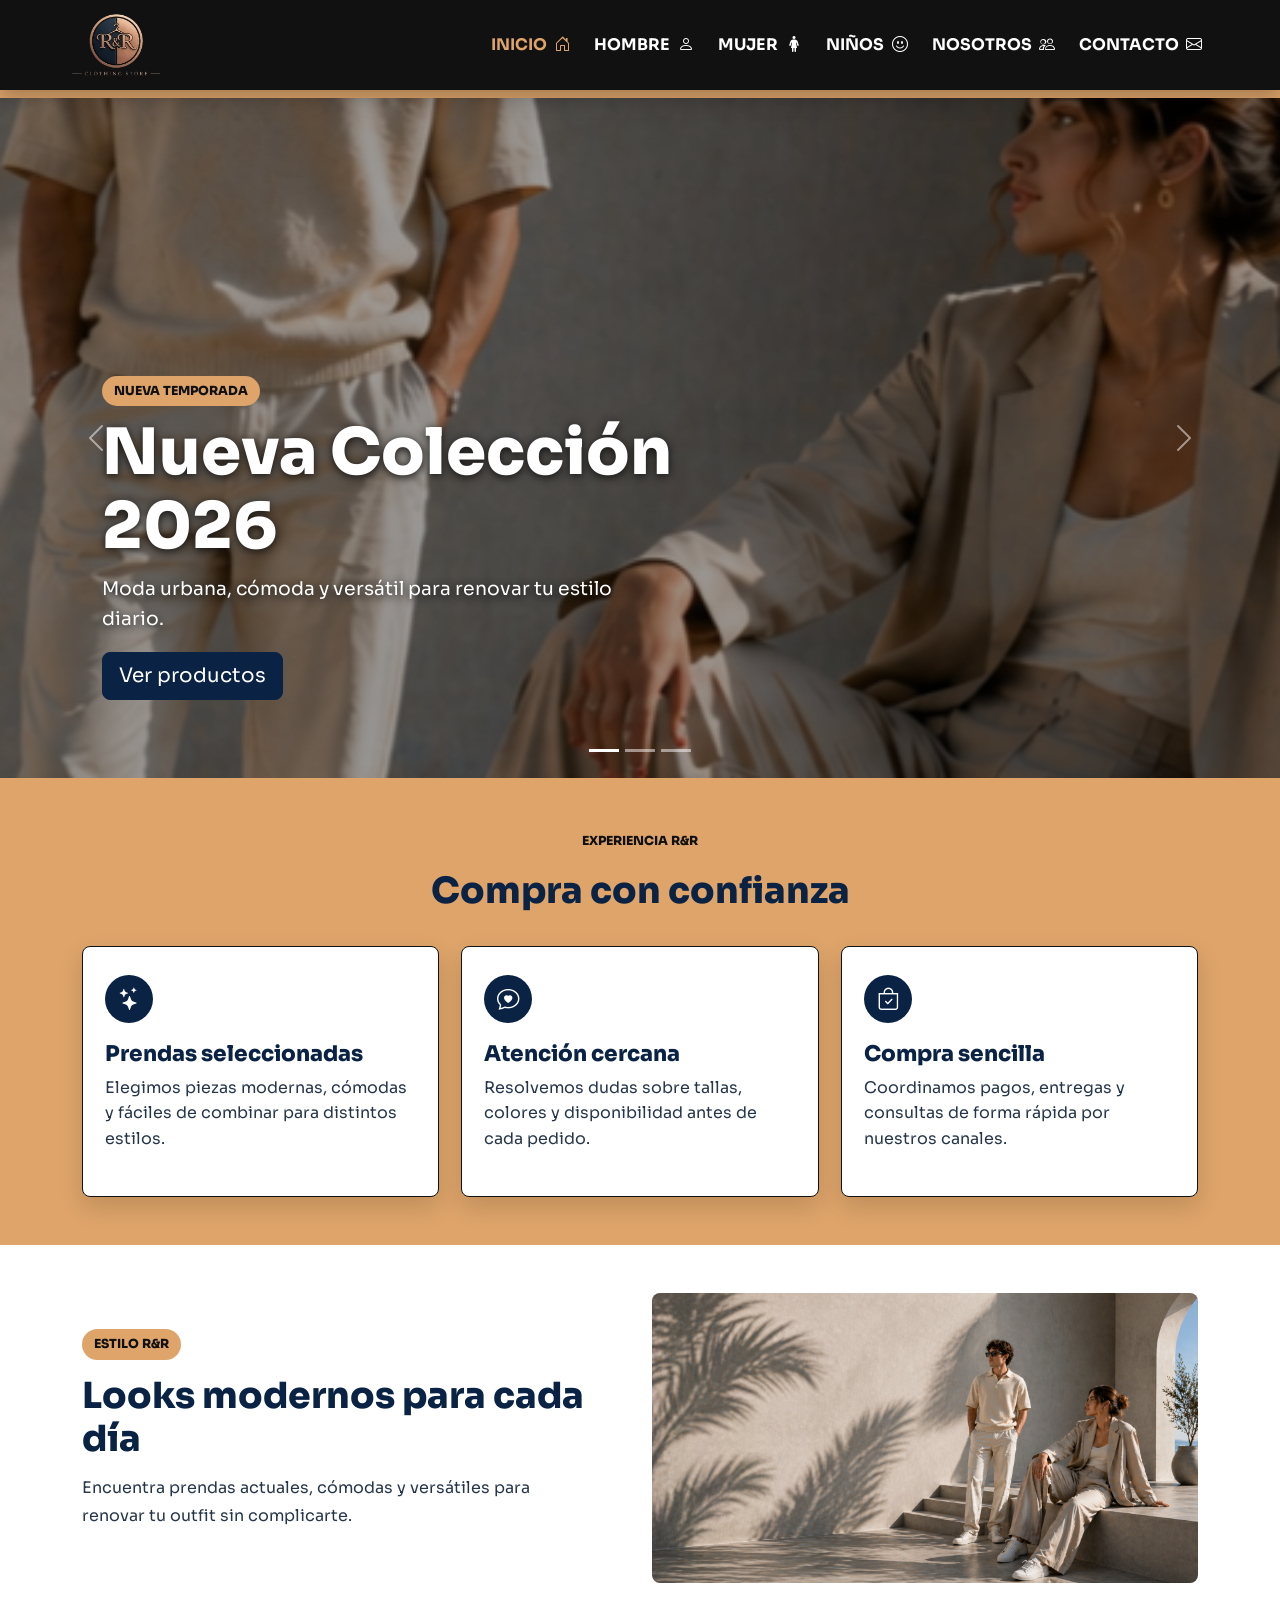
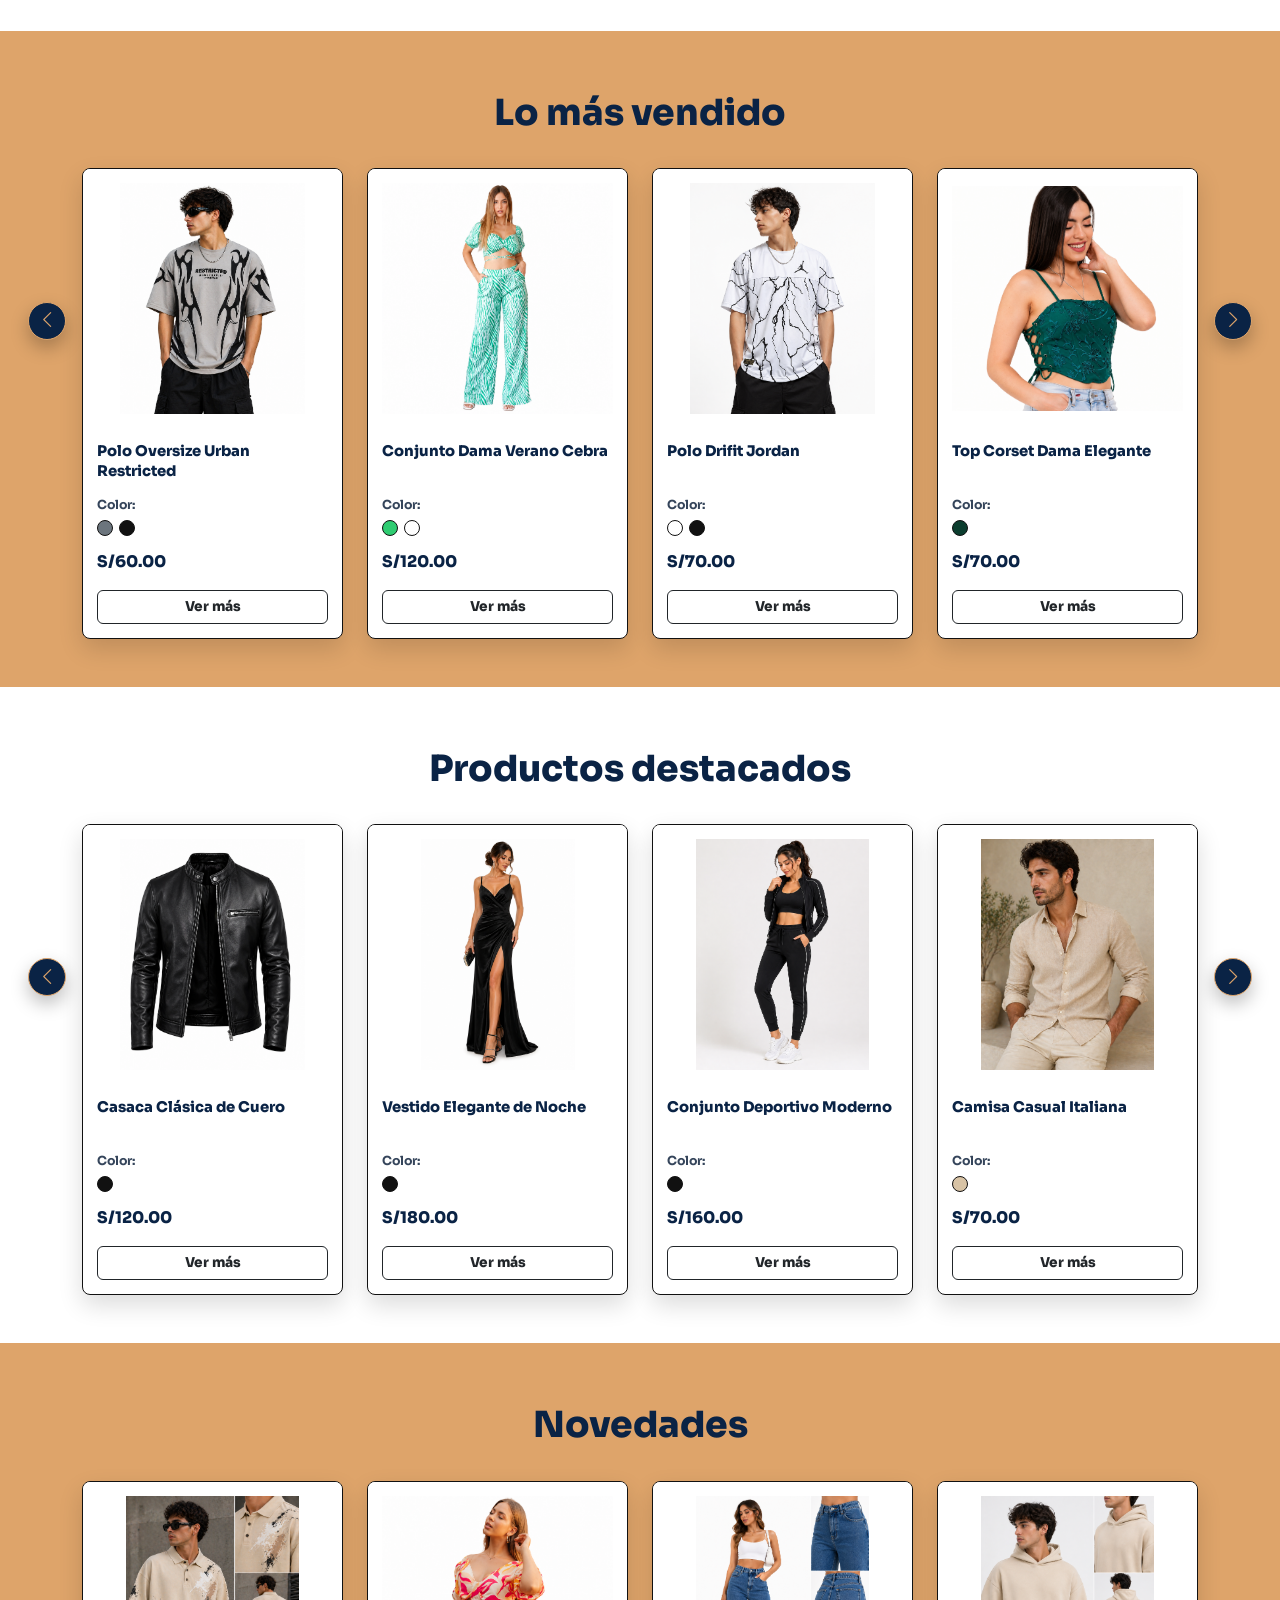
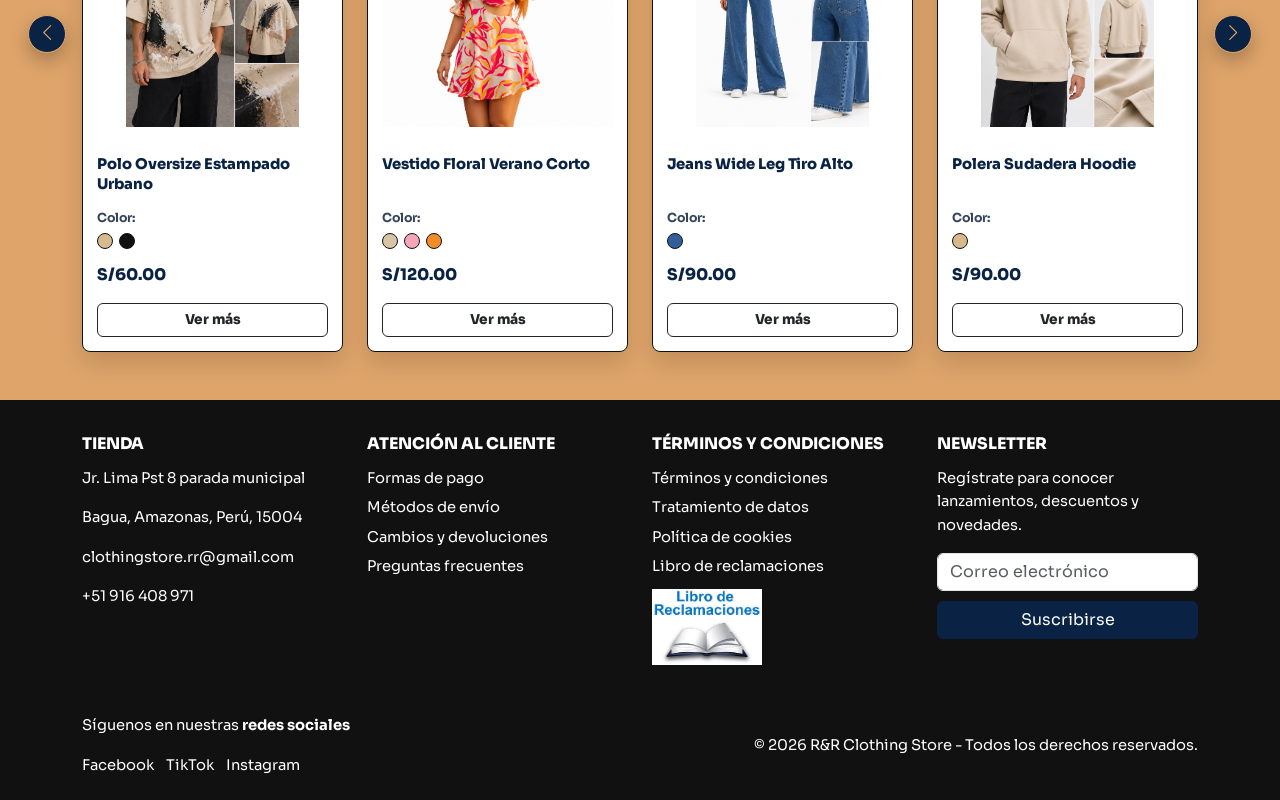
<file: index.html>
<!DOCTYPE html>
<html lang="es">
<head>
    <meta charset="UTF-8">
    <meta name="viewport" content="width=device-width, initial-scale=1.0">
    <title>R&R | Tienda de Ropa</title>
    <link rel="stylesheet" href="https://cdn.jsdelivr.net/npm/bootstrap-icons@1.13.1/font/bootstrap-icons.min.css">
    <link rel="stylesheet" href="bootstrap-5.3.8-dist/css/bootstrap.min.css">
    <link rel="stylesheet" href="css/estilos.css">
    <link rel="preconnect" href="https://fonts.googleapis.com">
    <link rel="preconnect" href="https://fonts.gstatic.com" crossorigin>
    <link href="https://fonts.googleapis.com/css2?family=Sora:wght@300;400;500;600;700&family=Manrope:wght@300;400;500;600;700&family=Outfit:wght@300;400;500;600;700&display=swap" rel="stylesheet">
</head>
<body>
    <header class="site-header sticky-top">
        <nav class="navbar navbar-expand-lg navbar-dark container py-2" aria-label="Navegación principal">
            <a class="navbar-brand site-logo" href="index.html" aria-label="R&R Clothing Store">
                <img src="imagenes/logo/logo-transparente.png" alt="Logo de R&R Clothing Store">
            </a>

            <button class="navbar-toggler" type="button" data-bs-toggle="offcanvas" data-bs-target="#menuPrincipal" aria-controls="menuPrincipal" aria-label="Abrir menú">
                <span class="navbar-toggler-icon"></span>
            </button>

            <div class="offcanvas offcanvas-start" tabindex="-1" id="menuPrincipal" aria-labelledby="menuPrincipalLabel">
                <input class="mobile-submenu-toggle" type="checkbox" id="submenu-panel-hombre">
                <input class="mobile-submenu-toggle" type="checkbox" id="submenu-panel-mujer">
                <input class="mobile-submenu-toggle" type="checkbox" id="submenu-panel-ninos">

                <div class="offcanvas-header">
                    <h2 class="offcanvas-title fs-5" id="menuPrincipalLabel">R&R Clothing Store</h2>
                    <button type="button" class="btn-close btn-close-white" data-bs-dismiss="offcanvas" aria-label="Cerrar menú"></button>
                </div>

                <div class="offcanvas-body">
                    <ul class="navbar-nav ms-auto align-items-lg-center gap-lg-2">
                        <li class="nav-item">
                            <a class="nav-link active" aria-current="page" href="index.html">
                                Inicio <i class="bi bi-house-door ms-1"></i>
                            </a>
                        </li>

                        <li class="nav-item dropdown menu-con-submenu">
                            <label class="nav-link submenu-open d-lg-none" for="submenu-panel-hombre">
                                Hombre
                                <span>
                                    <i class="bi bi-person"></i>
                                    <i class="bi bi-chevron-right"></i>
                                </span>
                            </label>
                            <a class="nav-link d-none d-lg-flex align-items-center gap-1"
                            href="hombre.html">
                                Hombre <i class="bi bi-person ms-1"></i>
                            </a>
                            <ul class="dropdown-menu dropdown-menu-dark">
                                <li><a class="dropdown-item" href="hombre.html#polos-hombre">Polos</a></li>
                                <li><a class="dropdown-item" href="hombre.html#camisas-hombre">Camisas</a></li>
                                <li><a class="dropdown-item" href="hombre.html#pantalones-hombre">Pantalones</a></li>
                                <li><a class="dropdown-item" href="hombre.html#shorts-hombre">Shorts</a></li>
                                <li><a class="dropdown-item" href="hombre.html#casacas-hombre">Casacas</a></li>
                            </ul>
                        </li>

                        <li class="nav-item dropdown menu-con-submenu">
                            <label class="nav-link submenu-open d-lg-none" for="submenu-panel-mujer">
                                Mujer
                                <span>
                                    <i class="bi bi-person-standing-dress"></i>
                                    <i class="bi bi-chevron-right"></i>
                                </span>
                            </label>
                            <a class="nav-link d-none d-lg-flex align-items-center gap-1" href="mujer.html">
                                Mujer <i class="bi bi-person-standing-dress ms-1"></i>
                            </a>
                            <ul class="dropdown-menu dropdown-menu-dark">
                                <li><a class="dropdown-item" href="mujer.html#blusas-mujer">Blusas</a></li>
                                <li><a class="dropdown-item" href="mujer.html#faldas-mujer">Faldas</a></li>
                                <li><a class="dropdown-item" href="mujer.html#pantalones-mujer">Pantalones</a></li>
                                <li><a class="dropdown-item" href="mujer.html#vestidos-mujer">Vestidos</a></li>
                                <li><a class="dropdown-item" href="mujer.html#bikinis-mujer">Bikinis</a></li>
                            </ul>
                        </li>

                        <li class="nav-item dropdown menu-con-submenu">
                            <label class="nav-link submenu-open d-lg-none" for="submenu-panel-ninos">
                                Niños
                                <span>
                                    <i class="bi bi-emoji-smile"></i>
                                    <i class="bi bi-chevron-right"></i>
                                </span>
                            </label>
                            <a class="nav-link d-none d-lg-flex align-items-center gap-1" href="ninos.html">
                                Niños <i class="bi bi-emoji-smile ms-1"></i>
                            </a>
                            <ul class="dropdown-menu dropdown-menu-dark">
                                <li><a class="dropdown-item" href="ninos.html#polos-ninos">Polos</a></li>
                                <li><a class="dropdown-item" href="ninos.html#conjuntos-ninos">Conjuntos</a></li>
                                <li><a class="dropdown-item" href="ninos.html#shorts-ninos">Shorts</a></li>
                                <li><a class="dropdown-item" href="ninos.html#buzos-ninos">Buzos</a></li>
                            </ul>
                        </li>

                        <li class="nav-item">
                            <a class="nav-link" href="nosotros.html">Nosotros <i class="bi bi-people ms-1"></i></a>
                        </li>

                        <li class="nav-item">
                            <a class="nav-link" href="contacto.html">Contacto <i class="bi bi-envelope ms-1"></i></a>
                        </li>
                    </ul>
                </div>

                <section class="mobile-submenu-panel mobile-submenu-panel--hombre" aria-label="Categorías de hombre">
                    <div class="mobile-submenu-panel__header">
                        <h3>Hombre</h3>
                        <label class="mobile-submenu-close" for="submenu-panel-hombre" aria-label="Cerrar submenú hombre">
                            <i class="bi bi-x-lg"></i>
                        </label>
                    </div>
                    <ul class="mobile-submenu-list">
                        <li><a href="hombre.html#polos-hombre">Polos</a></li>
                        <li><a href="hombre.html#camisas-hombre">Camisas</a></li>
                        <li><a href="hombre.html#pantalones-hombre">Pantalones</a></li>
                        <li><a href="hombre.html#shorts-hombre">Shorts</a></li>
                        <li><a href="hombre.html#casacas-hombre">Casacas</a></li>
                    </ul>
                </section>

                <section class="mobile-submenu-panel mobile-submenu-panel--mujer" aria-label="Categorías de mujer">
                    <div class="mobile-submenu-panel__header">
                        <h3>Mujer</h3>
                        <label class="mobile-submenu-close" for="submenu-panel-mujer" aria-label="Cerrar submenú mujer">
                            <i class="bi bi-x-lg"></i>
                        </label>
                    </div>
                    <ul class="mobile-submenu-list">
                        <li><a href="mujer.html#blusas-mujer">Blusas</a></li>
                        <li><a href="mujer.html#faldas-mujer">Faldas</a></li>
                        <li><a href="mujer.html#pantalones-mujer">Pantalones</a></li>
                        <li><a href="mujer.html#vestidos-mujer">Vestidos</a></li>
                        <li><a href="mujer.html#bikinis-mujer">Bikinis</a></li>
                    </ul>
                </section>

                <section class="mobile-submenu-panel mobile-submenu-panel--ninos" aria-label="Categorías de niños">
                    <div class="mobile-submenu-panel__header">
                        <h3>Niños</h3>
                        <label class="mobile-submenu-close" for="submenu-panel-ninos" aria-label="Cerrar submenú niños">
                            <i class="bi bi-x-lg"></i>
                        </label>
                    </div>
                    <ul class="mobile-submenu-list">
                        <li><a href="ninos.html#polos-ninos">Polos</a></li>
                        <li><a href="ninos.html#conjuntos-ninos">Conjuntos</a></li>
                        <li><a href="ninos.html#shorts-ninos">Shorts</a></li>
                        <li><a href="ninos.html#buzos-ninos">Buzos</a></li>
                    </ul>
                </section>
            </div>
        </nav>
    </header>

    <main>
        <section class="portada" aria-label="Promociones principales">
            <div id="carouselPrincipal" class="carousel slide" data-bs-ride="carousel">
                <div class="carousel-indicators">
                    <button type="button" data-bs-target="#carouselPrincipal" data-bs-slide-to="0" class="active" aria-current="true" aria-label="Colección 2026"></button>
                    <button type="button" data-bs-target="#carouselPrincipal" data-bs-slide-to="1" aria-label="Ofertas exclusivas"></button>
                    <button type="button" data-bs-target="#carouselPrincipal" data-bs-slide-to="2" aria-label="Estilo y comodidad"></button>
                </div>

                <div class="carousel-inner">
                    <div class="carousel-item active">
                        <img src="imagenes/portada/portada-smartphone.png" class="d-block w-100 img-fluid portada__img" alt="Modelo usando prendas de la nueva colección 2026">
                        <div class="carousel-caption portada__caption">
                            <span class="portada__etiqueta">Nueva temporada</span>
                            <h1>Nueva Colección 2026</h1>
                            <p>Moda urbana, cómoda y versátil para renovar tu estilo diario.</p>
                            <a href="#novedades" class="btn btn-primary btn-lg">Ver productos</a>
                        </div>
                    </div>

                    <div class="carousel-item">
                        <img src="imagenes/portada/portada-smartphone-2.png" class="d-block w-100 img-fluid portada__img" alt="Prendas seleccionadas con descuentos especiales">
                        <div class="carousel-caption portada__caption">
                            <span class="portada__etiqueta">Promociones</span>
                            <h2>Ofertas Exclusivas</h2>
                            <p>Aprovecha descuentos por tiempo limitado en prendas seleccionadas.</p>
                            <a href="#mas-vendido" class="btn btn-primary btn-lg">Comprar ahora</a>
                        </div>
                    </div>

                    <div class="carousel-item">
                        <img src="imagenes/portada/portada-smartphone-3.png" class="d-block w-100 img-fluid portada__img" alt="Outfit casual con prendas cómodas y modernas">
                        <div class="carousel-caption portada__caption">
                            <span class="portada__etiqueta">Estilo R&R</span>
                            <h2>Estilo y Comodidad</h2>
                            <p>Prendas para hombres, mujeres y niños con diseños actuales.</p>
                            <a href="#categorias" class="btn btn-primary btn-lg">Explorar categorías</a>
                        </div>
                    </div>
                </div>

                <button class="carousel-control-prev" type="button" data-bs-target="#carouselPrincipal" data-bs-slide="prev">
                    <span class="carousel-control-prev-icon" aria-hidden="true"></span>
                    <span class="visually-hidden">Anterior</span>
                </button>
                <button class="carousel-control-next" type="button" data-bs-target="#carouselPrincipal" data-bs-slide="next">
                    <span class="carousel-control-next-icon" aria-hidden="true"></span>
                    <span class="visually-hidden">Siguiente</span>
                </button>
            </div>
        </section>

        <section class="categorias-index py-5" id="categorias">
            <div class="container">
                <div class="section-heading text-center">
                    <span>Experiencia R&R</span>
                    <h2>Compra con confianza</h2>
                </div>

                <div class="categorias-grid">
                    <article class="categoria-card">
                        <i class="bi bi-stars"></i>
                        <h3>Prendas seleccionadas</h3>
                        <p>Elegimos piezas modernas, cómodas y fáciles de combinar para distintos estilos.</p>
                    </article>

                    <article class="categoria-card">
                        <i class="bi bi-chat-heart"></i>
                        <h3>Atención cercana</h3>
                        <p>Resolvemos dudas sobre tallas, colores y disponibilidad antes de cada pedido.</p>
                    </article>

                    <article class="categoria-card">
                        <i class="bi bi-bag-check"></i>
                        <h3>Compra sencilla</h3>
                        <p>Coordinamos pagos, entregas y consultas de forma rápida por nuestros canales.</p>
                    </article>
                </div>
            </div>
        </section>

        <section class="promo-responsiva py-5">
            <div class="container">
                <div class="row align-items-center g-4">
                    <div class="col-12 col-lg-6 order-2 order-lg-1">
                        <div class="promo-responsiva__contenido">
                            <span>Estilo R&R</span>
                            <h2>Looks modernos para cada día</h2>
                            <p>Encuentra prendas actuales, cómodas y versátiles para renovar tu outfit sin complicarte.</p>
                        </div>
                    </div>

                    <div class="col-12 col-lg-6 order-1 order-lg-2">
                        <img src="imagenes/portada/portada.png" class="img-fluid promo-responsiva__img" alt="Portada editorial de R&R Clothing Store">
                    </div>
                </div>
            </div>
        </section>

        <section class="seccion-productos py-5" id="mas-vendido" data-product-carousel>
            <div class="container">
                <div class="section-heading text-center">
                    <h2>Lo más vendido</h2>
                </div>

                <div class="product-carousel-controls" aria-label="Controles de productos más vendidos">
                    <button class="product-carousel-btn" type="button" data-carousel-prev aria-label="Ver productos anteriores">
                        <i class="bi bi-chevron-left"></i>
                    </button>
                    <button class="product-carousel-btn" type="button" data-carousel-next aria-label="Ver más productos">
                        <i class="bi bi-chevron-right"></i>
                    </button>
                </div>

                <div class="row row-cols-2 row-cols-md-3 row-cols-lg-4 row-cols-xxl-5 g-4 productos-bootstrap">
                    <article class="col product-col"><div class="product-card"><img src="imagenes/polo-hombre/Polo-Oversize-Urban-Restricted.png" alt="Polo Oversize Urban Restricted" loading="lazy"><div class="product-info"><div class="product-name">Polo Oversize Urban Restricted</div><div class="color-title">Color:</div><div class="colors"><span class="color-circle" style="background:#6c757d;"></span><span class="color-circle" style="background:#111111;"></span></div><div class="price">S/60.00</div><div class="d-grid mt-3"><button class="btn btn-outline-dark" type="button" data-bs-toggle="modal" data-bs-target="#modalPoloRestricted">Ver más</button></div></div></div></article>
                    <article class="col product-col"><div class="product-card"><img src="imagenes/conjunto-mujer/Conjunto-Dama-Verano-Cebra.png" alt="Conjunto Dama Verano Cebra" loading="lazy"><div class="product-info"><div class="product-name">Conjunto Dama Verano Cebra</div><div class="color-title">Color:</div><div class="colors"><span class="color-circle" style="background:#2ecc71;"></span><span class="color-circle" style="background:#ffffff;"></span></div><div class="price">S/120.00</div><div class="d-grid mt-3"><button class="btn btn-outline-dark" type="button" data-bs-toggle="modal" data-bs-target="#modalConjuntoCebra">Ver más</button></div></div></div></article>
                    <article class="col product-col"><div class="product-card"><img src="imagenes/polo-hombre/Polo-Drifit-Jordan-blanco-con-rayas-negras.png" alt="Polo Drifit Jordan blanco con rayas negras" loading="lazy"><div class="product-info"><div class="product-name">Polo Drifit Jordan</div><div class="color-title">Color:</div><div class="colors"><span class="color-circle" style="background:#ffffff;"></span><span class="color-circle" style="background:#111111;"></span></div><div class="price">S/70.00</div><div class="d-grid mt-3"><button class="btn btn-outline-dark" type="button" data-bs-toggle="modal" data-bs-target="#modalPoloDrifit">Ver más</button></div></div></div></article>
                    <article class="col product-col"><div class="product-card"><img src="imagenes/blusa-mujer/Top-Corset-Dama-Elegante.png" alt="Top Corset Dama Elegante verde oscuro" loading="lazy"><div class="product-info"><div class="product-name">Top Corset Dama Elegante</div><div class="color-title">Color:</div><div class="colors"><span class="color-circle" style="background:#0b3d2e;"></span></div><div class="price">S/70.00</div><div class="d-grid mt-3"><button class="btn btn-outline-dark" type="button" data-bs-toggle="modal" data-bs-target="#modalTopCorset">Ver más</button></div></div></div></article>
                    <article class="col product-col"><div class="product-card"><img src="imagenes/camisas-hombre/Camisa-Casual-Italiana.png" alt="Camisa Casual Italiana color beige" loading="lazy"><div class="product-info"><div class="product-name">Camisa Casual Italiana</div><div class="color-title">Color:</div><div class="colors"><span class="color-circle" style="background:#d8c3a5;"></span></div><div class="price">S/70.00</div><div class="d-grid mt-3"><button class="btn btn-outline-dark" type="button" data-bs-toggle="modal" data-bs-target="#modalCamisaItaliana">Ver más</button></div></div></div></article>
                    <article class="col product-col"><div class="product-card"><img src="imagenes/vestido-mujer/Vestido-Elegante-de-Noche.png" alt="Vestido Elegante de Noche color negro" loading="lazy"><div class="product-info"><div class="product-name">Vestido Elegante de Noche</div><div class="color-title">Color:</div><div class="colors"><span class="color-circle" style="background:#111111;"></span></div><div class="price">S/180.00</div><div class="d-grid mt-3"><button class="btn btn-outline-dark" type="button" data-bs-toggle="modal" data-bs-target="#modalVestidoNoche">Ver más</button></div></div></div></article>
                    <article class="col product-col"><div class="product-card"><img src="imagenes/falda-mujer/Jeans-Wide-Leg-Tiro-Alto-color-azul-denim.png" alt="Jeans Wide Leg Tiro Alto color azul denim" loading="lazy"><div class="product-info"><div class="product-name">Jeans Wide Leg Tiro Alto</div><div class="color-title">Color:</div><div class="colors"><span class="color-circle" style="background:#315f9c;"></span></div><div class="price">S/90.00</div><div class="d-grid mt-3"><button class="btn btn-outline-dark" type="button" data-bs-toggle="modal" data-bs-target="#modalJeansWide">Ver más</button></div></div></div></article>
                    <article class="col product-col"><div class="product-card"><img src="imagenes/polo-hombre/Polera-hombre-yansus-color-beige.png" alt="Polera sudadera hoodie color arena" loading="lazy"><div class="product-info"><div class="product-name">Polera Sudadera Hoodie</div><div class="color-title">Color:</div><div class="colors"><span class="color-circle" style="background:#d6b98c;"></span></div><div class="price">S/90.00</div><div class="d-grid mt-3"><button class="btn btn-outline-dark" type="button" data-bs-toggle="modal" data-bs-target="#modalPoleraHoodie">Ver más</button></div></div></div></article>
                </div>
            </div>
        </section>

        <section class="seccion-productos seccion-productos--clara py-5" data-product-carousel>
            <div class="container">
                <div class="section-heading text-center">
                    <h2>Productos destacados</h2>
                </div>

                <div class="product-carousel-controls" aria-label="Controles de productos destacados">
                    <button class="product-carousel-btn" type="button" data-carousel-prev aria-label="Ver productos anteriores">
                        <i class="bi bi-chevron-left"></i>
                    </button>
                    <button class="product-carousel-btn" type="button" data-carousel-next aria-label="Ver más productos">
                        <i class="bi bi-chevron-right"></i>
                    </button>
                </div>

                <div class="row row-cols-2 row-cols-md-3 row-cols-lg-4 row-cols-xxl-5 g-4 productos-bootstrap">
                    <article class="col product-col"><div class="product-card"><img src="imagenes/casaca-hombre/Chaqueta-clásica-de-cuero-Hombre.png" alt="Casaca clásica de cuero para hombre color negro" loading="lazy"><div class="product-info"><div class="product-name">Casaca Clásica de Cuero</div><div class="color-title">Color:</div><div class="colors"><span class="color-circle" style="background:#111111;"></span></div><div class="price">S/120.00</div><div class="d-grid mt-3"><button class="btn btn-outline-dark" type="button" data-bs-toggle="modal" data-bs-target="#modalCasacaCuero">Ver más</button></div></div></div></article>
                    <article class="col product-col"><div class="product-card"><img src="imagenes/vestido-mujer/Vestido-Elegante-de-Noche.png" alt="Vestido Elegante de Noche color negro" loading="lazy"><div class="product-info"><div class="product-name">Vestido Elegante de Noche</div><div class="color-title">Color:</div><div class="colors"><span class="color-circle" style="background:#111111;"></span></div><div class="price">S/180.00</div><div class="d-grid mt-3"><button class="btn btn-outline-dark" type="button" data-bs-toggle="modal" data-bs-target="#modalVestidoNoche">Ver más</button></div></div></div></article>
                    <article class="col product-col"><div class="product-card"><img src="imagenes/conjunto-mujer/Conjunto-deportivo-moderno-para-mujer.png" alt="Conjunto deportivo moderno para mujer color negro" loading="lazy"><div class="product-info"><div class="product-name">Conjunto Deportivo Moderno</div><div class="color-title">Color:</div><div class="colors"><span class="color-circle" style="background:#111111;"></span></div><div class="price">S/160.00</div><div class="d-grid mt-3"><button class="btn btn-outline-dark" type="button" data-bs-toggle="modal" data-bs-target="#modalConjuntoDeportivo">Ver más</button></div></div></div></article>
                    <article class="col product-col"><div class="product-card"><img src="imagenes/camisas-hombre/Camisa-Casual-Italiana.png" alt="Camisa Casual Italiana color beige" loading="lazy"><div class="product-info"><div class="product-name">Camisa Casual Italiana</div><div class="color-title">Color:</div><div class="colors"><span class="color-circle" style="background:#d8c3a5;"></span></div><div class="price">S/70.00</div><div class="d-grid mt-3"><button class="btn btn-outline-dark" type="button" data-bs-toggle="modal" data-bs-target="#modalCamisaItaliana">Ver más</button></div></div></div></article>
                    <article class="col product-col"><div class="product-card"><img src="imagenes/polo-hombre/Polo-Oversize-Estampado-Urbano-color-beige-con-negro.png" alt="Polo Oversize Estampado Urbano color beige con negro" loading="lazy"><div class="product-info"><div class="product-name">Polo Oversize Estampado Urbano</div><div class="color-title">Color:</div><div class="colors"><span class="color-circle" style="background:#d6b98c;"></span><span class="color-circle" style="background:#111111;"></span></div><div class="price">S/60.00</div><div class="d-grid mt-3"><button class="btn btn-outline-dark" type="button" data-bs-toggle="modal" data-bs-target="#modalPoloEstampado">Ver más</button></div></div></div></article>
                    <article class="col product-col"><div class="product-card"><img src="imagenes/blusa-mujer/Top-Corset-Dama-Elegante.png" alt="Top Corset Dama Elegante verde oscuro" loading="lazy"><div class="product-info"><div class="product-name">Top Corset Dama Elegante</div><div class="color-title">Color:</div><div class="colors"><span class="color-circle" style="background:#0b3d2e;"></span></div><div class="price">S/70.00</div><div class="d-grid mt-3"><button class="btn btn-outline-dark" type="button" data-bs-toggle="modal" data-bs-target="#modalTopCorset">Ver más</button></div></div></div></article>
                    <article class="col product-col"><div class="product-card"><img src="imagenes/vestido-mujer/Vestido-Floral-Verano-Corto-color-beige-rosa-naranja.png" alt="Vestido Floral Verano Corto color beige, rosa y naranja" loading="lazy"><div class="product-info"><div class="product-name">Vestido Floral Verano Corto</div><div class="color-title">Color:</div><div class="colors"><span class="color-circle" style="background:#d8c3a5;"></span><span class="color-circle" style="background:#f4a6b8;"></span><span class="color-circle" style="background:#f28c28;"></span></div><div class="price">S/120.00</div><div class="d-grid mt-3"><button class="btn btn-outline-dark" type="button" data-bs-toggle="modal" data-bs-target="#modalVestidoFloral">Ver más</button></div></div></div></article>
                    <article class="col product-col"><div class="product-card"><img src="imagenes/polo-hombre/Polo-Drifit-Jordan-blanco-con-rayas-negras.png" alt="Polo Drifit Jordan blanco con rayas negras" loading="lazy"><div class="product-info"><div class="product-name">Polo Drifit Jordan</div><div class="color-title">Color:</div><div class="colors"><span class="color-circle" style="background:#ffffff;"></span><span class="color-circle" style="background:#111111;"></span></div><div class="price">S/70.00</div><div class="d-grid mt-3"><button class="btn btn-outline-dark" type="button" data-bs-toggle="modal" data-bs-target="#modalPoloDrifit">Ver más</button></div></div></div></article>
                </div>
            </div>
        </section>

        <section class="seccion-productos py-5" id="novedades" data-product-carousel>
            <div class="container">
                <div class="section-heading text-center">
                    <h2>Novedades</h2>
                </div>

                <div class="product-carousel-controls" aria-label="Controles de novedades">
                    <button class="product-carousel-btn" type="button" data-carousel-prev aria-label="Ver productos anteriores">
                        <i class="bi bi-chevron-left"></i>
                    </button>
                    <button class="product-carousel-btn" type="button" data-carousel-next aria-label="Ver más productos">
                        <i class="bi bi-chevron-right"></i>
                    </button>
                </div>

                <div class="row row-cols-2 row-cols-md-3 row-cols-lg-4 row-cols-xxl-5 g-4 productos-bootstrap">
                    <article class="col product-col"><div class="product-card"><img src="imagenes/polo-hombre/Polo-Oversize-Estampado-Urbano-color-beige-con-negro.png" alt="Polo Oversize Estampado Urbano color beige con negro" loading="lazy"><div class="product-info"><div class="product-name">Polo Oversize Estampado Urbano</div><div class="color-title">Color:</div><div class="colors"><span class="color-circle" style="background:#d6b98c;"></span><span class="color-circle" style="background:#111111;"></span></div><div class="price">S/60.00</div><div class="d-grid mt-3"><button class="btn btn-outline-dark" type="button" data-bs-toggle="modal" data-bs-target="#modalPoloEstampado">Ver más</button></div></div></div></article>
                    <article class="col product-col"><div class="product-card"><img src="imagenes/vestido-mujer/Vestido-Floral-Verano-Corto-color-beige-rosa-naranja.png" alt="Vestido Floral Verano Corto color beige, rosa y naranja" loading="lazy"><div class="product-info"><div class="product-name">Vestido Floral Verano Corto</div><div class="color-title">Color:</div><div class="colors"><span class="color-circle" style="background:#d8c3a5;"></span><span class="color-circle" style="background:#f4a6b8;"></span><span class="color-circle" style="background:#f28c28;"></span></div><div class="price">S/120.00</div><div class="d-grid mt-3"><button class="btn btn-outline-dark" type="button" data-bs-toggle="modal" data-bs-target="#modalVestidoFloral">Ver más</button></div></div></div></article>
                    <article class="col product-col"><div class="product-card"><img src="imagenes/falda-mujer/Jeans-Wide-Leg-Tiro-Alto-color-azul-denim.png" alt="Jeans Wide Leg Tiro Alto color azul denim" loading="lazy"><div class="product-info"><div class="product-name">Jeans Wide Leg Tiro Alto</div><div class="color-title">Color:</div><div class="colors"><span class="color-circle" style="background:#315f9c;"></span></div><div class="price">S/90.00</div><div class="d-grid mt-3"><button class="btn btn-outline-dark" type="button" data-bs-toggle="modal" data-bs-target="#modalJeansWide">Ver más</button></div></div></div></article>
                    <article class="col product-col"><div class="product-card"><img src="imagenes/polo-hombre/Polera-hombre-yansus-color-beige.png" alt="Polera sudadera hoodie color arena" loading="lazy"><div class="product-info"><div class="product-name">Polera Sudadera Hoodie</div><div class="color-title">Color:</div><div class="colors"><span class="color-circle" style="background:#d6b98c;"></span></div><div class="price">S/90.00</div><div class="d-grid mt-3"><button class="btn btn-outline-dark" type="button" data-bs-toggle="modal" data-bs-target="#modalPoleraHoodie">Ver más</button></div></div></div></article>
                    <article class="col product-col"><div class="product-card"><img src="imagenes/conjunto-mujer/Conjunto-Dama-Verano-Cebra.png" alt="Conjunto Dama Verano Cebra" loading="lazy"><div class="product-info"><div class="product-name">Conjunto Dama Verano Cebra</div><div class="color-title">Color:</div><div class="colors"><span class="color-circle" style="background:#2ecc71;"></span><span class="color-circle" style="background:#ffffff;"></span></div><div class="price">S/120.00</div><div class="d-grid mt-3"><button class="btn btn-outline-dark" type="button" data-bs-toggle="modal" data-bs-target="#modalConjuntoCebra">Ver más</button></div></div></div></article>
                    <article class="col product-col"><div class="product-card"><img src="imagenes/casaca-hombre/Chaqueta-clásica-de-cuero-Hombre.png" alt="Casaca clásica de cuero para hombre color negro" loading="lazy"><div class="product-info"><div class="product-name">Casaca Clásica de Cuero</div><div class="color-title">Color:</div><div class="colors"><span class="color-circle" style="background:#111111;"></span></div><div class="price">S/120.00</div><div class="d-grid mt-3"><button class="btn btn-outline-dark" type="button" data-bs-toggle="modal" data-bs-target="#modalCasacaCuero">Ver más</button></div></div></div></article>
                    <article class="col product-col"><div class="product-card"><img src="imagenes/conjunto-mujer/Conjunto-deportivo-moderno-para-mujer.png" alt="Conjunto deportivo moderno para mujer color negro" loading="lazy"><div class="product-info"><div class="product-name">Conjunto Deportivo Moderno</div><div class="color-title">Color:</div><div class="colors"><span class="color-circle" style="background:#111111;"></span></div><div class="price">S/160.00</div><div class="d-grid mt-3"><button class="btn btn-outline-dark" type="button" data-bs-toggle="modal" data-bs-target="#modalConjuntoDeportivo">Ver más</button></div></div></div></article>
                    <article class="col product-col"><div class="product-card"><img src="imagenes/camisas-hombre/Camisa-Casual-Italiana.png" alt="Camisa Casual Italiana color beige" loading="lazy"><div class="product-info"><div class="product-name">Camisa Casual Italiana</div><div class="color-title">Color:</div><div class="colors"><span class="color-circle" style="background:#d8c3a5;"></span></div><div class="price">S/70.00</div><div class="d-grid mt-3"><button class="btn btn-outline-dark" type="button" data-bs-toggle="modal" data-bs-target="#modalCamisaItaliana">Ver más</button></div></div></div></article>
                </div>
            </div>
        </section>
    </main>

    <footer class="site-footer">
        <div class="container">
            <div class="row g-4">
                <section class="col-12 col-md-6 col-lg-3">
                    <h3>Tienda</h3>
                    <address>
                        <p>Jr. Lima Pst 8 parada municipal</p>
                        <p>Bagua, Amazonas, Perú, 15004</p>
                        <p><a href="mailto:clothingstore.rr@gmail.com">clothingstore.rr@gmail.com</a></p>
                        <p><a href="tel:+51916408971">+51 916 408 971</a></p>
                    </address>
                </section>

                <section class="col-12 col-md-6 col-lg-3">
                    <h3>Atención al cliente</h3>
                    <ul class="footer-list">
                        <li><button type="button" data-bs-toggle="modal" data-bs-target="#modalPagos">Formas de pago</button></li>
                        <li><button type="button" data-bs-toggle="modal" data-bs-target="#modalEnvios">Métodos de envío</button></li>
                        <li><button type="button" data-bs-toggle="modal" data-bs-target="#modalCambios">Cambios y devoluciones</button></li>
                        <li><button type="button" data-bs-toggle="modal" data-bs-target="#modalPreguntas">Preguntas frecuentes</button></li>
                    </ul>
                </section>

                <section class="col-12 col-md-6 col-lg-3">
                    <h3>Términos y condiciones</h3>
                    <ul class="footer-list">
                        <li><button type="button" data-bs-toggle="modal" data-bs-target="#modalTerminos">Términos y condiciones</button></li>
                        <li><button type="button" data-bs-toggle="modal" data-bs-target="#modalDatos">Tratamiento de datos</button></li>
                        <li><button type="button" data-bs-toggle="modal" data-bs-target="#modalCookies">Política de cookies</button></li>
                        <li><button type="button" data-bs-toggle="modal" data-bs-target="#modalReclamaciones">Libro de reclamaciones</button></li>
                    </ul>
                    <img class="libro-reclamaciones-img img-fluid" src="imagenes/libro-de-reclamaciones.jpg" alt="Libro de Reclamaciones">
                </section>

                <section class="col-12 col-md-6 col-lg-3">
                    <h3>Newsletter</h3>
                    <p>Regístrate para conocer lanzamientos, descuentos y novedades.</p>

                    <form class="newsletter-form">
                        <label class="visually-hidden" for="correo-newsletter">Correo electrónico</label>
                        <input id="correo-newsletter" class="form-control" type="email" placeholder="Correo electrónico" required>
                        <button class="btn btn-primary w-100" type="submit">Suscribirse</button>
                    </form>
                </section>
            </div>

            <div class="footer-bottom">
                <div class="redes">
                    <p>Síguenos en nuestras <strong>redes sociales</strong></p>
                    <div class="redes__link">
                        <a href="https://web.facebook.com/RyRClothingstore/about">Facebook</a>
                        <span>TikTok</span>
                        <span>Instagram</span>
                    </div>
                </div>

                <p class="copyright">&copy; 2026 R&R Clothing Store - Todos los derechos reservados.</p>
            </div>
        </div>
    </footer>

    <div class="modal fade product-modal" id="modalPoloRestricted" tabindex="-1" aria-labelledby="modalPoloRestrictedLabel" aria-hidden="true">
        <div class="modal-dialog modal-dialog-centered modal-lg">
            <div class="modal-content">
                <div class="modal-header">
                    <h2 class="modal-title fs-5" id="modalPoloRestrictedLabel">Polo Oversize Urban Restricted</h2>
                    <button type="button" class="btn-close" data-bs-dismiss="modal" aria-label="Cerrar"></button>
                </div>
                <div class="modal-body">
                    <div id="carouselPoloRestricted" class="carousel slide">
                        <div class="carousel-inner">
                            <div class="carousel-item active">
                                <img src="imagenes/polo-hombre/Polo-Oversize-Urban-Restricted.png" class="d-block w-100 product-modal-img" alt="Polo Oversize Urban Restricted">
                            </div>
                        </div>
                    </div>
                    <h3 class="mt-3">Polo Oversize Urban Restricted</h3>
                    <p><strong>Material:</strong> Algodón suave de uso diario.</p>
                    <p><strong>Tallas:</strong> S, M, L y XL.</p>
                    <p><strong>Características:</strong> Corte oversize, estilo urbano y acabado cómodo.</p>
                    <h4>S/ 60.00</h4>
                </div>
                <div class="modal-footer">
                    <a href="https://wa.me/51916408971?text=Hola,%20quiero%20información%20del%20Polo%20Oversize%20Urban%20Restricted" class="btn btn-success w-100" target="_blank">Consultar por WhatsApp</a>
                </div>
            </div>
        </div>
    </div>

    <div class="modal fade product-modal" id="modalConjuntoCebra" tabindex="-1" aria-labelledby="modalConjuntoCebraLabel" aria-hidden="true">
        <div class="modal-dialog modal-dialog-centered modal-lg">
            <div class="modal-content">
                <div class="modal-header">
                    <h2 class="modal-title fs-5" id="modalConjuntoCebraLabel">Conjunto Dama Verano Cebra</h2>
                    <button type="button" class="btn-close" data-bs-dismiss="modal" aria-label="Cerrar"></button>
                </div>
                <div class="modal-body">
                    <div id="carouselConjuntoCebra" class="carousel slide">
                        <div class="carousel-inner">
                            <div class="carousel-item active">
                                <img src="imagenes/conjunto-mujer/Conjunto-Dama-Verano-Cebra.png" class="d-block w-100 product-modal-img" alt="Conjunto Dama Verano Cebra">
                            </div>
                        </div>
                    </div>
                    <h3 class="mt-3">Conjunto Dama Verano Cebra</h3>
                    <p><strong>Material:</strong> Tela fresca para temporada cálida.</p>
                    <p><strong>Tallas:</strong> S, M y L.</p>
                    <p><strong>Características:</strong> Diseño llamativo, ligero y fácil de combinar.</p>
                    <h4>S/ 120.00</h4>
                </div>
                <div class="modal-footer">
                    <a href="https://wa.me/51916408971?text=Hola,%20quiero%20información%20del%20Conjunto%20Dama%20Verano%20Cebra" class="btn btn-success w-100" target="_blank">Consultar por WhatsApp</a>
                </div>
            </div>
        </div>
    </div>

    <div class="modal fade product-modal" id="modalPoloDrifit" tabindex="-1" aria-labelledby="modalPoloDrifitLabel" aria-hidden="true">
        <div class="modal-dialog modal-dialog-centered modal-lg">
            <div class="modal-content">
                <div class="modal-header">
                    <h2 class="modal-title fs-5" id="modalPoloDrifitLabel">Polo Drifit Jordan</h2>
                    <button type="button" class="btn-close" data-bs-dismiss="modal" aria-label="Cerrar"></button>
                </div>
                <div class="modal-body">
                    <div id="carouselPoloDrifit" class="carousel slide">
                        <div class="carousel-inner">
                            <div class="carousel-item active">
                                <img src="imagenes/polo-hombre/Polo-Drifit-Jordan-blanco-con-rayas-negras.png" class="d-block w-100 product-modal-img" alt="Polo Drifit Jordan">
                            </div>
                        </div>
                    </div>
                    <h3 class="mt-3">Polo Drifit Jordan</h3>
                    <p><strong>Material:</strong> Tela drifit ligera.</p>
                    <p><strong>Tallas:</strong> S, M, L y XL.</p>
                    <p><strong>Características:</strong> Secado rápido, diseño deportivo y ajuste cómodo.</p>
                    <h4>S/ 70.00</h4>
                </div>
                <div class="modal-footer">
                    <a href="https://wa.me/51916408971?text=Hola,%20quiero%20información%20del%20Polo%20Drifit%20Jordan" class="btn btn-success w-100" target="_blank">Consultar por WhatsApp</a>
                </div>
            </div>
        </div>
    </div>

    <div class="modal fade product-modal" id="modalTopCorset" tabindex="-1" aria-labelledby="modalTopCorsetLabel" aria-hidden="true">
        <div class="modal-dialog modal-dialog-centered modal-lg">
            <div class="modal-content">
                <div class="modal-header">
                    <h2 class="modal-title fs-5" id="modalTopCorsetLabel">Top Corset Dama Elegante</h2>
                    <button type="button" class="btn-close" data-bs-dismiss="modal" aria-label="Cerrar"></button>
                </div>
                <div class="modal-body">
                    <div id="carouselTopCorset" class="carousel slide">
                        <div class="carousel-inner">
                            <div class="carousel-item active">
                                <img src="imagenes/blusa-mujer/Top-Corset-Dama-Elegante.png" class="d-block w-100 product-modal-img" alt="Top Corset Dama Elegante">
                            </div>
                        </div>
                    </div>
                    <h3 class="mt-3">Top Corset Dama Elegante</h3>
                    <p><strong>Material:</strong> Tela suave con buena estructura.</p>
                    <p><strong>Tallas:</strong> S, M y L.</p>
                    <p><strong>Características:</strong> Diseño elegante para combinar con jeans o falda.</p>
                    <h4>S/ 70.00</h4>
                </div>
                <div class="modal-footer">
                    <a href="https://wa.me/51916408971?text=Hola,%20quiero%20información%20del%20Top%20Corset%20Dama%20Elegante" class="btn btn-success w-100" target="_blank">Consultar por WhatsApp</a>
                </div>
            </div>
        </div>
    </div>

    <div class="modal fade product-modal" id="modalCamisaItaliana" tabindex="-1" aria-labelledby="modalCamisaItalianaLabel" aria-hidden="true">
        <div class="modal-dialog modal-dialog-centered modal-lg">
            <div class="modal-content">
                <div class="modal-header">
                    <h2 class="modal-title fs-5" id="modalCamisaItalianaLabel">Camisa Casual Italiana</h2>
                    <button type="button" class="btn-close" data-bs-dismiss="modal" aria-label="Cerrar"></button>
                </div>
                <div class="modal-body">
                    <div id="carouselCamisaItaliana" class="carousel slide">
                        <div class="carousel-inner">
                            <div class="carousel-item active">
                                <img src="imagenes/camisas-hombre/Camisa-Casual-Italiana.png" class="d-block w-100 product-modal-img" alt="Camisa Casual Italiana">
                            </div>
                        </div>
                    </div>
                    <h3 class="mt-3">Camisa Casual Italiana</h3>
                    <p><strong>Material:</strong> Tela cómoda para uso casual.</p>
                    <p><strong>Tallas:</strong> S, M, L y XL.</p>
                    <p><strong>Características:</strong> Color neutro, manga corta y estilo versátil.</p>
                    <h4>S/ 70.00</h4>
                </div>
                <div class="modal-footer">
                    <a href="https://wa.me/51916408971?text=Hola,%20quiero%20información%20de%20la%20Camisa%20Casual%20Italiana" class="btn btn-success w-100" target="_blank">Consultar por WhatsApp</a>
                </div>
            </div>
        </div>
    </div>

    <div class="modal fade product-modal" id="modalVestidoNoche" tabindex="-1" aria-labelledby="modalVestidoNocheLabel" aria-hidden="true">
        <div class="modal-dialog modal-dialog-centered modal-lg">
            <div class="modal-content">
                <div class="modal-header">
                    <h2 class="modal-title fs-5" id="modalVestidoNocheLabel">Vestido Elegante de Noche</h2>
                    <button type="button" class="btn-close" data-bs-dismiss="modal" aria-label="Cerrar"></button>
                </div>
                <div class="modal-body">
                    <div id="carouselVestidoNoche" class="carousel slide">
                        <div class="carousel-inner">
                            <div class="carousel-item active">
                                <img src="imagenes/vestido-mujer/Vestido-Elegante-de-Noche.png" class="d-block w-100 product-modal-img" alt="Vestido Elegante de Noche">
                            </div>
                        </div>
                    </div>
                    <h3 class="mt-3">Vestido Elegante de Noche</h3>
                    <p><strong>Material:</strong> Tela elegante con caída suave.</p>
                    <p><strong>Tallas:</strong> S, M y L.</p>
                    <p><strong>Características:</strong> Ideal para reuniones, cenas y ocasiones especiales.</p>
                    <h4>S/ 180.00</h4>
                </div>
                <div class="modal-footer">
                    <a href="https://wa.me/51916408971?text=Hola,%20quiero%20información%20del%20Vestido%20Elegante%20de%20Noche" class="btn btn-success w-100" target="_blank">Consultar por WhatsApp</a>
                </div>
            </div>
        </div>
    </div>

    <div class="modal fade product-modal" id="modalJeansWide" tabindex="-1" aria-labelledby="modalJeansWideLabel" aria-hidden="true">
        <div class="modal-dialog modal-dialog-centered modal-lg">
            <div class="modal-content">
                <div class="modal-header">
                    <h2 class="modal-title fs-5" id="modalJeansWideLabel">Jeans Wide Leg Tiro Alto</h2>
                    <button type="button" class="btn-close" data-bs-dismiss="modal" aria-label="Cerrar"></button>
                </div>
                <div class="modal-body">
                    <div id="carouselJeansWide" class="carousel slide">
                        <div class="carousel-inner">
                            <div class="carousel-item active">
                                <img src="imagenes/falda-mujer/Jeans-Wide-Leg-Tiro-Alto-color-azul-denim.png" class="d-block w-100 product-modal-img" alt="Jeans Wide Leg Tiro Alto">
                            </div>
                        </div>
                    </div>
                    <h3 class="mt-3">Jeans Wide Leg Tiro Alto</h3>
                    <p><strong>Material:</strong> Denim resistente y cómodo.</p>
                    <p><strong>Tallas:</strong> 28, 30, 32 y 34.</p>
                    <p><strong>Características:</strong> Tiro alto, pierna amplia y color azul denim.</p>
                    <h4>S/ 90.00</h4>
                </div>
                <div class="modal-footer">
                    <a href="https://wa.me/51916408971?text=Hola,%20quiero%20información%20del%20Jeans%20Wide%20Leg%20Tiro%20Alto" class="btn btn-success w-100" target="_blank">Consultar por WhatsApp</a>
                </div>
            </div>
        </div>
    </div>

    <div class="modal fade product-modal" id="modalPoleraHoodie" tabindex="-1" aria-labelledby="modalPoleraHoodieLabel" aria-hidden="true">
        <div class="modal-dialog modal-dialog-centered modal-lg">
            <div class="modal-content">
                <div class="modal-header">
                    <h2 class="modal-title fs-5" id="modalPoleraHoodieLabel">Polera Sudadera Hoodie</h2>
                    <button type="button" class="btn-close" data-bs-dismiss="modal" aria-label="Cerrar"></button>
                </div>
                <div class="modal-body">
                    <div id="carouselPoleraHoodie" class="carousel slide">
                        <div class="carousel-inner">
                            <div class="carousel-item active">
                                <img src="imagenes/polo-hombre/Polera-hombre-yansus-color-beige.png" class="d-block w-100 product-modal-img" alt="Polera Sudadera Hoodie">
                            </div>
                        </div>
                    </div>
                    <h3 class="mt-3">Polera Sudadera Hoodie</h3>
                    <p><strong>Material:</strong> Franela suave y abrigadora.</p>
                    <p><strong>Tallas:</strong> S, M, L y XL.</p>
                    <p><strong>Características:</strong> Capucha, color arena y estilo casual.</p>
                    <h4>S/ 90.00</h4>
                </div>
                <div class="modal-footer">
                    <a href="https://wa.me/51916408971?text=Hola,%20quiero%20información%20de%20la%20Polera%20Sudadera%20Hoodie" class="btn btn-success w-100" target="_blank">Consultar por WhatsApp</a>
                </div>
            </div>
        </div>
    </div>

    <div class="modal fade product-modal" id="modalCasacaCuero" tabindex="-1" aria-labelledby="modalCasacaCueroLabel" aria-hidden="true">
        <div class="modal-dialog modal-dialog-centered modal-lg">
            <div class="modal-content">
                <div class="modal-header">
                    <h2 class="modal-title fs-5" id="modalCasacaCueroLabel">Casaca Clásica de Cuero</h2>
                    <button type="button" class="btn-close" data-bs-dismiss="modal" aria-label="Cerrar"></button>
                </div>
                <div class="modal-body">
                    <div id="carouselCasacaCuero" class="carousel slide">
                        <div class="carousel-inner">
                            <div class="carousel-item active">
                                <img src="imagenes/casaca-hombre/Chaqueta-clásica-de-cuero-Hombre.png" class="d-block w-100 product-modal-img" alt="Casaca Clásica de Cuero">
                            </div>
                        </div>
                    </div>
                    <h3 class="mt-3">Casaca Clásica de Cuero</h3>
                    <p><strong>Material:</strong> Cuero sintético con acabado liso.</p>
                    <p><strong>Tallas:</strong> M, L y XL.</p>
                    <p><strong>Características:</strong> Color negro, estilo clásico y fácil de combinar.</p>
                    <h4>S/ 120.00</h4>
                </div>
                <div class="modal-footer">
                    <a href="https://wa.me/51916408971?text=Hola,%20quiero%20información%20de%20la%20Casaca%20Clásica%20de%20Cuero" class="btn btn-success w-100" target="_blank">Consultar por WhatsApp</a>
                </div>
            </div>
        </div>
    </div>

    <div class="modal fade product-modal" id="modalConjuntoDeportivo" tabindex="-1" aria-labelledby="modalConjuntoDeportivoLabel" aria-hidden="true">
        <div class="modal-dialog modal-dialog-centered modal-lg">
            <div class="modal-content">
                <div class="modal-header">
                    <h2 class="modal-title fs-5" id="modalConjuntoDeportivoLabel">Conjunto Deportivo Moderno</h2>
                    <button type="button" class="btn-close" data-bs-dismiss="modal" aria-label="Cerrar"></button>
                </div>
                <div class="modal-body">
                    <div id="carouselConjuntoDeportivo" class="carousel slide">
                        <div class="carousel-inner">
                            <div class="carousel-item active">
                                <img src="imagenes/conjunto-mujer/Conjunto-deportivo-moderno-para-mujer.png" class="d-block w-100 product-modal-img" alt="Conjunto Deportivo Moderno">
                            </div>
                        </div>
                    </div>
                    <h3 class="mt-3">Conjunto Deportivo Moderno</h3>
                    <p><strong>Material:</strong> Tela flexible y cómoda.</p>
                    <p><strong>Tallas:</strong> S, M y L.</p>
                    <p><strong>Características:</strong> Diseño moderno para uso casual o deportivo.</p>
                    <h4>S/ 160.00</h4>
                </div>
                <div class="modal-footer">
                    <a href="https://wa.me/51916408971?text=Hola,%20quiero%20información%20del%20Conjunto%20Deportivo%20Moderno" class="btn btn-success w-100" target="_blank">Consultar por WhatsApp</a>
                </div>
            </div>
        </div>
    </div>

    <div class="modal fade product-modal" id="modalPoloEstampado" tabindex="-1" aria-labelledby="modalPoloEstampadoLabel" aria-hidden="true">
        <div class="modal-dialog modal-dialog-centered modal-lg">
            <div class="modal-content">
                <div class="modal-header">
                    <h2 class="modal-title fs-5" id="modalPoloEstampadoLabel">Polo Oversize Estampado Urbano</h2>
                    <button type="button" class="btn-close" data-bs-dismiss="modal" aria-label="Cerrar"></button>
                </div>
                <div class="modal-body">
                    <div id="carouselPoloEstampado" class="carousel slide">
                        <div class="carousel-inner">
                            <div class="carousel-item active">
                                <img src="imagenes/polo-hombre/Polo-Oversize-Estampado-Urbano-color-beige-con-negro.png" class="d-block w-100 product-modal-img" alt="Polo Oversize Estampado Urbano">
                            </div>
                        </div>
                    </div>
                    <h3 class="mt-3">Polo Oversize Estampado Urbano</h3>
                    <p><strong>Material:</strong> Algodón suave para uso diario.</p>
                    <p><strong>Tallas:</strong> S, M, L y XL.</p>
                    <p><strong>Características:</strong> Estampado urbano, corte amplio y colores neutros.</p>
                    <h4>S/ 60.00</h4>
                </div>
                <div class="modal-footer">
                    <a href="https://wa.me/51916408971?text=Hola,%20quiero%20información%20del%20Polo%20Oversize%20Estampado%20Urbano" class="btn btn-success w-100" target="_blank">Consultar por WhatsApp</a>
                </div>
            </div>
        </div>
    </div>

    <div class="modal fade product-modal" id="modalVestidoFloral" tabindex="-1" aria-labelledby="modalVestidoFloralLabel" aria-hidden="true">
        <div class="modal-dialog modal-dialog-centered modal-lg">
            <div class="modal-content">
                <div class="modal-header">
                    <h2 class="modal-title fs-5" id="modalVestidoFloralLabel">Vestido Floral Verano Corto</h2>
                    <button type="button" class="btn-close" data-bs-dismiss="modal" aria-label="Cerrar"></button>
                </div>
                <div class="modal-body">
                    <div id="carouselVestidoFloral" class="carousel slide">
                        <div class="carousel-inner">
                            <div class="carousel-item active">
                                <img src="imagenes/vestido-mujer/Vestido-Floral-Verano-Corto-color-beige-rosa-naranja.png" class="d-block w-100 product-modal-img" alt="Vestido Floral Verano Corto">
                            </div>
                        </div>
                    </div>
                    <h3 class="mt-3">Vestido Floral Verano Corto</h3>
                    <p><strong>Material:</strong> Tela ligera y fresca.</p>
                    <p><strong>Tallas:</strong> S, M y L.</p>
                    <p><strong>Características:</strong> Diseño floral, colores de temporada y corte corto.</p>
                    <h4>S/ 120.00</h4>
                </div>
                <div class="modal-footer">
                    <a href="https://wa.me/51916408971?text=Hola,%20quiero%20información%20del%20Vestido%20Floral%20Verano%20Corto" class="btn btn-success w-100" target="_blank">Consultar por WhatsApp</a>
                </div>
            </div>
        </div>
    </div>

    <div class="modal fade" id="modalPagos" tabindex="-1" aria-labelledby="modalPagosLabel" aria-hidden="true">
        <div class="modal-dialog modal-dialog-centered modal-sm modal-responsive">
            <div class="modal-content">
                <div class="modal-header">
                    <h2 class="modal-title fs-5" id="modalPagosLabel">Formas de pago</h2>
                    <button type="button" class="btn-close" data-bs-dismiss="modal" aria-label="Cerrar"></button>
                </div>
                <div class="modal-body">
                    <p>Aceptamos pagos por Yape, transferencia bancaria y efectivo al momento de la compra.</p>
                </div>
            </div>
        </div>
    </div>

    <div class="modal fade" id="modalEnvios" tabindex="-1" aria-labelledby="modalEnviosLabel" aria-hidden="true">
        <div class="modal-dialog modal-dialog-centered modal-sm modal-responsive">
            <div class="modal-content">
                <div class="modal-header">
                    <h2 class="modal-title fs-5" id="modalEnviosLabel">Métodos de envío</h2>
                    <button type="button" class="btn-close" data-bs-dismiss="modal" aria-label="Cerrar"></button>
                </div>
                <div class="modal-body">
                    <p>Realizamos entregas locales en Bagua y coordinamos envíos a otras zonas según disponibilidad.</p>
                </div>
            </div>
        </div>
    </div>

    <div class="modal fade" id="modalCambios" tabindex="-1" aria-labelledby="modalCambiosLabel" aria-hidden="true">
        <div class="modal-dialog modal-dialog-centered modal-sm modal-responsive">
            <div class="modal-content">
                <div class="modal-header">
                    <h2 class="modal-title fs-5" id="modalCambiosLabel">Cambios y devoluciones</h2>
                    <button type="button" class="btn-close" data-bs-dismiss="modal" aria-label="Cerrar"></button>
                </div>
                <div class="modal-body">
                    <p>Los cambios se coordinan dentro de las primeras 48 horas, siempre que la prenda esté en buen estado.</p>
                </div>
            </div>
        </div>
    </div>

    <div class="modal fade" id="modalPreguntas" tabindex="-1" aria-labelledby="modalPreguntasLabel" aria-hidden="true">
        <div class="modal-dialog modal-dialog-centered modal-sm modal-responsive">
            <div class="modal-content">
                <div class="modal-header">
                    <h2 class="modal-title fs-5" id="modalPreguntasLabel">Preguntas frecuentes</h2>
                    <button type="button" class="btn-close" data-bs-dismiss="modal" aria-label="Cerrar"></button>
                </div>
                <div class="modal-body">
                    <p>Puedes consultar disponibilidad, tallas y precios por nuestros canales de contacto antes de comprar.</p>
                </div>
            </div>
        </div>
    </div>

    <div class="modal fade" id="modalTerminos" tabindex="-1" aria-labelledby="modalTerminosLabel" aria-hidden="true">
        <div class="modal-dialog modal-dialog-centered modal-sm modal-responsive">
            <div class="modal-content">
                <div class="modal-header">
                    <h2 class="modal-title fs-5" id="modalTerminosLabel">Términos y condiciones</h2>
                    <button type="button" class="btn-close" data-bs-dismiss="modal" aria-label="Cerrar"></button>
                </div>
                <div class="modal-body">
                    <p>La compra confirma la aceptación de precios, disponibilidad y condiciones informadas por la tienda.</p>
                </div>
            </div>
        </div>
    </div>

    <div class="modal fade" id="modalDatos" tabindex="-1" aria-labelledby="modalDatosLabel" aria-hidden="true">
        <div class="modal-dialog modal-dialog-centered modal-sm modal-responsive">
            <div class="modal-content">
                <div class="modal-header">
                    <h2 class="modal-title fs-5" id="modalDatosLabel">Tratamiento de datos</h2>
                    <button type="button" class="btn-close" data-bs-dismiss="modal" aria-label="Cerrar"></button>
                </div>
                <div class="modal-body">
                    <p>Los datos de contacto se usan únicamente para atender consultas, coordinar pedidos y confirmar entregas.</p>
                </div>
            </div>
        </div>
    </div>

    <div class="modal fade" id="modalCookies" tabindex="-1" aria-labelledby="modalCookiesLabel" aria-hidden="true">
        <div class="modal-dialog modal-dialog-centered modal-sm modal-responsive">
            <div class="modal-content">
                <div class="modal-header">
                    <h2 class="modal-title fs-5" id="modalCookiesLabel">Política de cookies</h2>
                    <button type="button" class="btn-close" data-bs-dismiss="modal" aria-label="Cerrar"></button>
                </div>
                <div class="modal-body">
                    <p>Este sitio puede usar cookies básicas del navegador para mejorar la navegación del usuario.</p>
                </div>
            </div>
        </div>
    </div>

    <div class="modal fade" id="modalReclamaciones" tabindex="-1" aria-labelledby="modalReclamacionesLabel" aria-hidden="true">
        <div class="modal-dialog modal-dialog-centered modal-sm modal-responsive">
            <div class="modal-content">
                <div class="modal-header">
                    <h2 class="modal-title fs-5" id="modalReclamacionesLabel">Libro de reclamaciones</h2>
                    <button type="button" class="btn-close" data-bs-dismiss="modal" aria-label="Cerrar"></button>
                </div>
                <div class="modal-body">
                    <p>Para registrar una consulta o reclamo, comunícate con la tienda por correo o teléfono.</p>
                </div>
            </div>
        </div>
    </div>
    <script src="js/formularios.js"></script>
    <script src="bootstrap-5.3.8-dist/js/bootstrap.bundle.min.js"></script>
    <script src="js/index.js"></script>
</body>
</html>
</file>
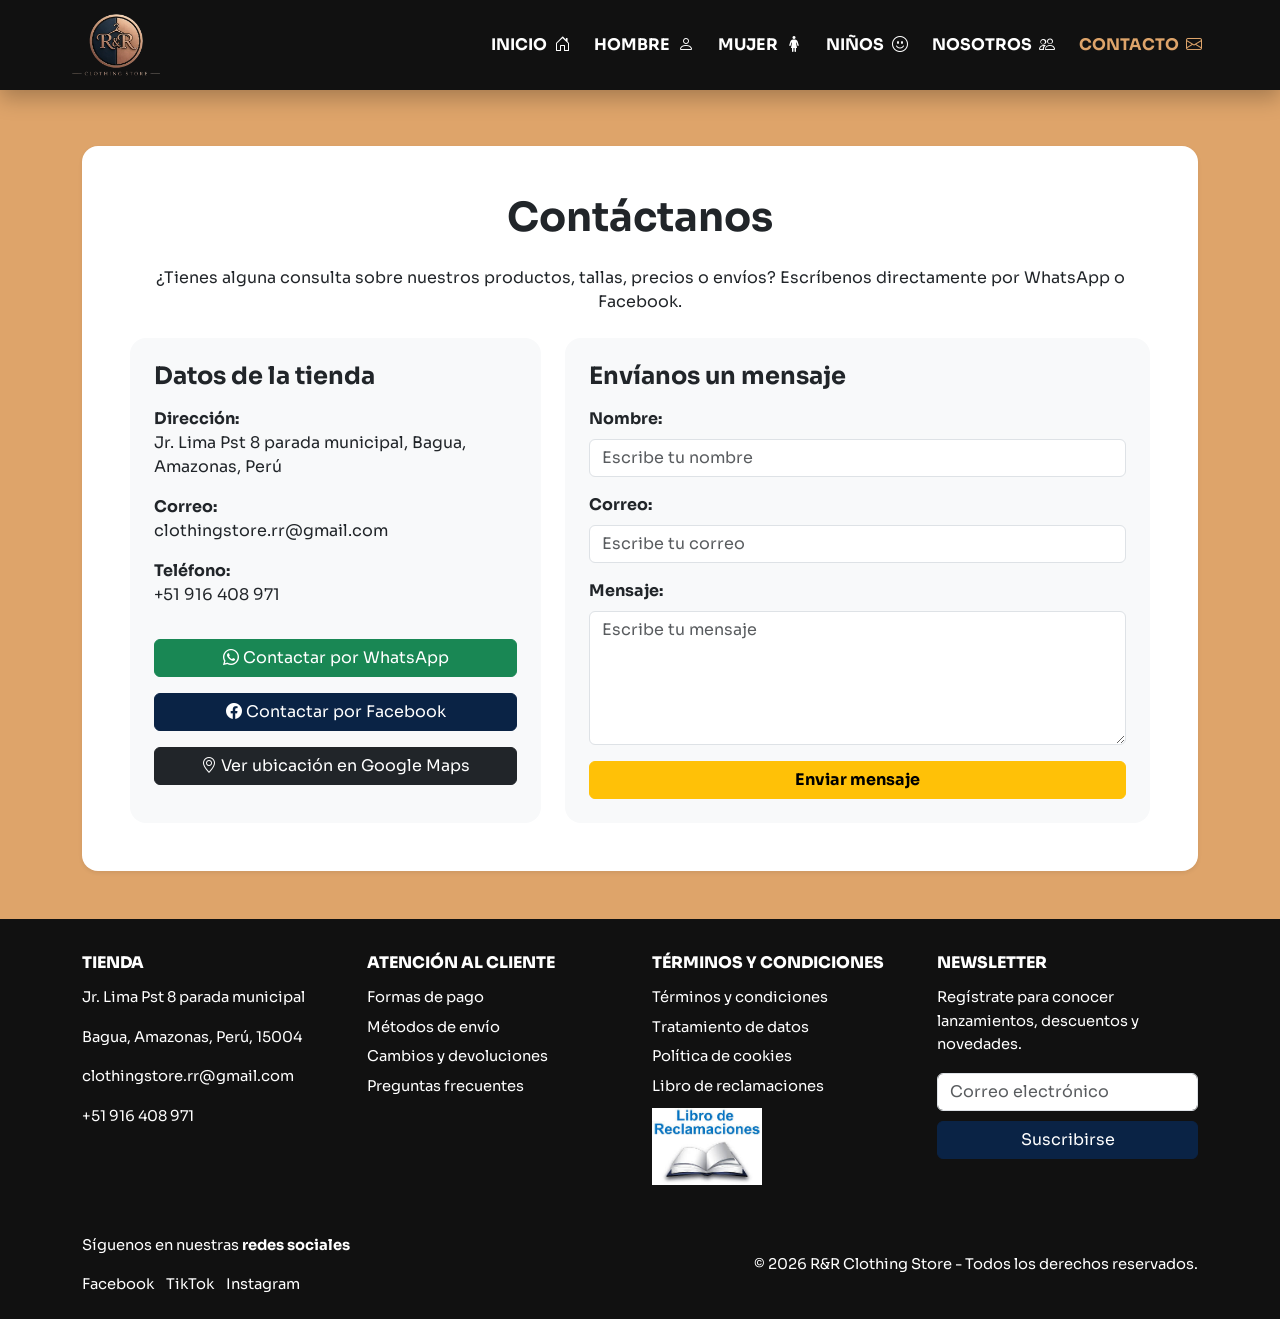
<file: contacto.html>
<!DOCTYPE html>
<html lang="es">
<head>
    <meta charset="UTF-8">
    <meta name="viewport" content="width=device-width, initial-scale=1.0">
    <title>R&R | Tienda de Ropa</title>
    <link rel="stylesheet" href="bootstrap-5.3.8-dist/css/bootstrap.min.css">
    <link rel="stylesheet" href="https://cdn.jsdelivr.net/npm/bootstrap-icons@1.13.1/font/bootstrap-icons.min.css">
    <link rel="stylesheet" href="css/estilos.css">
        <link rel="preconnect" href="https://fonts.googleapis.com">
        <link rel="preconnect" href="https://fonts.gstatic.com" crossorigin>
        <link href="https://fonts.googleapis.com/css2?family=Sora:wght@300;400;500;600;700&family=Manrope:wght@300;400;500;600;700&family=Outfit:wght@300;400;500;600;700&display=swap" rel="stylesheet">

</head>
<body>
  <header class="site-header sticky-top">
        <nav class="navbar navbar-expand-lg navbar-dark container py-2" aria-label="Navegación principal">
            <a class="navbar-brand site-logo" href="index.html" aria-label="R&R Clothing Store">
                <img src="imagenes/logo/logo-transparente.png" alt="Logo de R&R Clothing Store">
            </a>

            <button class="navbar-toggler" type="button" data-bs-toggle="offcanvas" data-bs-target="#menuPrincipal" aria-controls="menuPrincipal" aria-label="Abrir menú">
                <span class="navbar-toggler-icon"></span>
            </button>

            <div class="offcanvas offcanvas-start" tabindex="-1" id="menuPrincipal" aria-labelledby="menuPrincipalLabel">
                <input class="mobile-submenu-toggle" type="checkbox" id="submenu-panel-hombre">
                <input class="mobile-submenu-toggle" type="checkbox" id="submenu-panel-mujer">
                <input class="mobile-submenu-toggle" type="checkbox" id="submenu-panel-ninos">

                <div class="offcanvas-header">
                    <h2 class="offcanvas-title fs-5" id="menuPrincipalLabel">R&R Clothing Store</h2>
                    <button type="button" class="btn-close btn-close-white" data-bs-dismiss="offcanvas" aria-label="Cerrar menú"></button>
                </div>

                <div class="offcanvas-body">
                    <ul class="navbar-nav ms-auto align-items-lg-center gap-lg-2">
                        <li class="nav-item">
                            <a class="nav-link" href="index.html">
                                Inicio <i class="bi bi-house-door ms-1"></i>
                            </a>
                        </li>

                        <li class="nav-item dropdown menu-con-submenu">
                            <label class="nav-link submenu-open d-lg-none" for="submenu-panel-hombre">
                                Hombre
                                <span>
                                    <i class="bi bi-person"></i>
                                    <i class="bi bi-chevron-right"></i>
                                </span>
                            </label>
                            <a class="nav-link d-none d-lg-flex align-items-center gap-1"
                            href="hombre.html">
                                Hombre <i class="bi bi-person ms-1"></i>
                            </a>
                            <ul class="dropdown-menu dropdown-menu-dark">
                                <li><a class="dropdown-item" href="hombre.html#polos-hombre">Polos</a></li>
                                <li><a class="dropdown-item" href="hombre.html#camisas-hombre">Camisas</a></li>
                                <li><a class="dropdown-item" href="hombre.html#pantalones-hombre">Pantalones</a></li>
                                <li><a class="dropdown-item" href="hombre.html#shorts-hombre">Shorts</a></li>
                                <li><a class="dropdown-item" href="hombre.html#casacas-hombre">Casacas</a></li>
                            </ul>
                        </li>

                        <li class="nav-item dropdown menu-con-submenu">
                            <label class="nav-link submenu-open d-lg-none" for="submenu-panel-mujer">
                                Mujer
                                <span>
                                    <i class="bi bi-person-standing-dress"></i>
                                    <i class="bi bi-chevron-right"></i>
                                </span>
                            </label>
                            <a class="nav-link d-none d-lg-flex align-items-center gap-1" href="mujer.html">
                                Mujer <i class="bi bi-person-standing-dress ms-1"></i>
                            </a>
                            <ul class="dropdown-menu dropdown-menu-dark">
                                <li><a class="dropdown-item" href="mujer.html#blusas-mujer">Blusas</a></li>
                                <li><a class="dropdown-item" href="mujer.html#faldas-mujer">Faldas</a></li>
                                <li><a class="dropdown-item" href="mujer.html#pantalones-mujer">Pantalones</a></li>
                                <li><a class="dropdown-item" href="mujer.html#vestidos-mujer">Vestidos</a></li>
                                <li><a class="dropdown-item" href="mujer.html#bikinis-mujer">Bikinis</a></li>
                            </ul>
                        </li>

                        <li class="nav-item dropdown menu-con-submenu">
                            <label class="nav-link submenu-open d-lg-none" for="submenu-panel-ninos">
                                Niños
                                <span>
                                    <i class="bi bi-emoji-smile"></i>
                                    <i class="bi bi-chevron-right"></i>
                                </span>
                            </label>
                            <a class="nav-link d-none d-lg-flex align-items-center gap-1" href="ninos.html">
                                Niños <i class="bi bi-emoji-smile ms-1"></i>
                            </a>
                            <ul class="dropdown-menu dropdown-menu-dark">
                                <li><a class="dropdown-item" href="ninos.html#polos-ninos">Polos</a></li>
                                <li><a class="dropdown-item" href="ninos.html#conjuntos-ninos">Conjuntos</a></li>
                                <li><a class="dropdown-item" href="ninos.html#shorts-ninos">Shorts</a></li>
                                <li><a class="dropdown-item" href="ninos.html#buzos-ninos">Buzos</a></li>
                            </ul>
                        </li>

                        <li class="nav-item">
                            <a class="nav-link" href="nosotros.html">Nosotros <i class="bi bi-people ms-1"></i></a>
                        </li>

                        <li class="nav-item">
                            <a class="nav-link active" aria-current="page" href="contacto.html">Contacto <i class="bi bi-envelope ms-1"></i></a>
                        </li>
                    </ul>
                </div>

                <section class="mobile-submenu-panel mobile-submenu-panel--hombre" aria-label="Categorías de hombre">
                    <div class="mobile-submenu-panel__header">
                        <h3>Hombre</h3>
                        <label class="mobile-submenu-close" for="submenu-panel-hombre" aria-label="Cerrar submenú hombre">
                            <i class="bi bi-x-lg"></i>
                        </label>
                    </div>
                    <ul class="mobile-submenu-list">
                        <li><a href="hombre.html#polos-hombre">Polos</a></li>
                        <li><a href="hombre.html#camisas-hombre">Camisas</a></li>
                        <li><a href="hombre.html#pantalones-hombre">Pantalones</a></li>
                        <li><a href="hombre.html#shorts-hombre">Shorts</a></li>
                        <li><a href="hombre.html#casacas-hombre">Casacas</a></li>
                    </ul>
                </section>

                <section class="mobile-submenu-panel mobile-submenu-panel--mujer" aria-label="Categorías de mujer">
                    <div class="mobile-submenu-panel__header">
                        <h3>Mujer</h3>
                        <label class="mobile-submenu-close" for="submenu-panel-mujer" aria-label="Cerrar submenú mujer">
                            <i class="bi bi-x-lg"></i>
                        </label>
                    </div>
                    <ul class="mobile-submenu-list">
                        <li><a href="mujer.html#blusas-mujer">Blusas</a></li>
                        <li><a href="mujer.html#faldas-mujer">Faldas</a></li>
                        <li><a href="mujer.html#pantalones-mujer">Pantalones</a></li>
                        <li><a href="mujer.html#vestidos-mujer">Vestidos</a></li>
                        <li><a href="mujer.html#bikinis-mujer">Bikinis</a></li>
                    </ul>
                </section>

                <section class="mobile-submenu-panel mobile-submenu-panel--ninos" aria-label="Categorías de niños">
                    <div class="mobile-submenu-panel__header">
                        <h3>Niños</h3>
                        <label class="mobile-submenu-close" for="submenu-panel-ninos" aria-label="Cerrar submenú niños">
                            <i class="bi bi-x-lg"></i>
                        </label>
                    </div>
                    <ul class="mobile-submenu-list">
                        <li><a href="ninos.html#polos-ninos">Polos</a></li>
                        <li><a href="ninos.html#conjuntos-ninos">Conjuntos</a></li>
                        <li><a href="ninos.html#shorts-ninos">Shorts</a></li>
                        <li><a href="ninos.html#buzos-ninos">Buzos</a></li>
                    </ul>
                </section>
            </div>
        </nav>
    </header>

    <main>
    <section class="container my-5">
        <div class="card shadow-sm border-0 rounded-4 p-4 p-md-5">
            <h1 class="text-center fw-bold mb-4">Contáctanos</h1>

            <p class="text-center mb-4">
                ¿Tienes alguna consulta sobre nuestros productos, tallas, precios o envíos?
                Escríbenos directamente por WhatsApp o Facebook.
            </p>

            <div class="row g-4">
                <div class="col-12 col-lg-5">
                    <div class="card h-100 border-0 bg-light p-4 rounded-4">
                        <h2 class="h4 fw-bold mb-3">Datos de la tienda</h2>

                        <p>
                            <strong>Dirección:</strong><br>
                            Jr. Lima Pst 8 parada municipal, Bagua, Amazonas, Perú
                        </p>

                        <p>
                            <strong>Correo:</strong><br>
                            clothingstore.rr@gmail.com
                        </p>

                        <p>
                            <strong>Teléfono:</strong><br>
                            +51 916 408 971
                        </p>

                        <div class="d-grid gap-3 mt-3">
                            <a class="btn btn-success"
                               href="https://wa.me/51916408971?text=Hola%20R%26R%20Clothing%20Store,%20quiero%20hacer%20una%20consulta"
                               target="_blank">
                                <i class="bi bi-whatsapp"></i> Contactar por WhatsApp
                            </a>

                            <a class="btn btn-primary"
                               href="https://www.facebook.com/RyRClothingstore?locale=es_LA"
                               target="_blank">
                                <i class="bi bi-facebook"></i> Contactar por Facebook
                            </a>

                            <a class="btn btn-dark"
                               href="https://maps.app.goo.gl/Y9uGCVegSHRF2kMF7"
                               target="_blank">
                                <i class="bi bi-geo-alt"></i> Ver ubicación en Google Maps
                            </a>
                        </div>
                    </div>
                </div>

                <div class="col-12 col-lg-7">
                    <form class="card border-0 bg-light p-4 rounded-4">
                        <h2 class="h4 fw-bold mb-3">Envíanos un mensaje</h2>

                        <div class="mb-3">
                            <label for="nombre" class="form-label fw-bold">Nombre:</label>
                            <input type="text" id="nombre" name="nombre" class="form-control"
                                   placeholder="Escribe tu nombre" required>
                        </div>

                        <div class="mb-3">
                            <label for="correo" class="form-label fw-bold">Correo:</label>
                            <input type="email" id="correo" name="correo" class="form-control"
                                   placeholder="Escribe tu correo" required>
                        </div>

                        <div class="mb-3">
                            <label for="mensaje" class="form-label fw-bold">Mensaje:</label>
                            <textarea id="mensaje" name="mensaje" rows="5" class="form-control"
                                      placeholder="Escribe tu mensaje" required></textarea>
                        </div>

                        <button type="submit" class="btn btn-warning fw-bold">
                            Enviar mensaje
                        </button>
                    </form>
                </div>
            </div>
        </div>
    </section>
</main>

<footer class="site-footer">
        <div class="container">
            <div class="row g-4">
                <section class="col-12 col-md-6 col-lg-3">
                    <h3>Tienda</h3>
                    <address>
                        <p>Jr. Lima Pst 8 parada municipal</p>
                        <p>Bagua, Amazonas, Perú, 15004</p>
                        <p><a href="mailto:clothingstore.rr@gmail.com">clothingstore.rr@gmail.com</a></p>
                        <p><a href="tel:+51916408971">+51 916 408 971</a></p>
                    </address>
                </section>

                <section class="col-12 col-md-6 col-lg-3">
                    <h3>Atención al cliente</h3>
                    <ul class="footer-list">
                        <li><button type="button" data-bs-toggle="modal" data-bs-target="#modalPagos">Formas de pago</button></li>
                        <li><button type="button" data-bs-toggle="modal" data-bs-target="#modalEnvios">Métodos de envío</button></li>
                        <li><button type="button" data-bs-toggle="modal" data-bs-target="#modalCambios">Cambios y devoluciones</button></li>
                        <li><button type="button" data-bs-toggle="modal" data-bs-target="#modalPreguntas">Preguntas frecuentes</button></li>
                    </ul>
                </section>

                <section class="col-12 col-md-6 col-lg-3">
                    <h3>Términos y condiciones</h3>
                    <ul class="footer-list">
                        <li><button type="button" data-bs-toggle="modal" data-bs-target="#modalTerminos">Términos y condiciones</button></li>
                        <li><button type="button" data-bs-toggle="modal" data-bs-target="#modalDatos">Tratamiento de datos</button></li>
                        <li><button type="button" data-bs-toggle="modal" data-bs-target="#modalCookies">Política de cookies</button></li>
                        <li><button type="button" data-bs-toggle="modal" data-bs-target="#modalReclamaciones">Libro de reclamaciones</button></li>
                    </ul>
                    <img class="libro-reclamaciones-img img-fluid" src="imagenes/libro-de-reclamaciones.jpg" alt="Libro de Reclamaciones">
                </section>

                <section class="col-12 col-md-6 col-lg-3">
                    <h3>Newsletter</h3>
                    <p>Regístrate para conocer lanzamientos, descuentos y novedades.</p>

                    <form class="newsletter-form">
                        <label class="visually-hidden" for="correo-newsletter">Correo electrónico</label>
                        <input id="correo-newsletter" class="form-control" type="email" placeholder="Correo electrónico" required>
                        <button class="btn btn-primary w-100" type="submit">Suscribirse</button>
                    </form>
                </section>
            </div>

            <div class="footer-bottom">
                <div class="redes">
                    <p>Síguenos en nuestras <strong>redes sociales</strong></p>
                    <div class="redes__link">
                        <a href="https://web.facebook.com/RyRClothingstore/about">Facebook</a>
                        <span>TikTok</span>
                        <span>Instagram</span>
                    </div>
                </div>

                <p class="copyright">&copy; 2026 R&R Clothing Store - Todos los derechos reservados.</p>
            </div>
        </div>
    </footer>
    <div class="modal fade" id="modalPagos" tabindex="-1" aria-labelledby="modalPagosLabel" aria-hidden="true">
        <div class="modal-dialog modal-dialog-centered modal-sm modal-responsive">
            <div class="modal-content">
                <div class="modal-header">
                    <h2 class="modal-title fs-5" id="modalPagosLabel">Formas de pago</h2>
                    <button type="button" class="btn-close" data-bs-dismiss="modal" aria-label="Cerrar"></button>
                </div>
                <div class="modal-body">
                    <p>Aceptamos pagos por Yape, transferencia bancaria y efectivo al momento de la compra.</p>
                </div>
            </div>
        </div>
    </div>

    <div class="modal fade" id="modalEnvios" tabindex="-1" aria-labelledby="modalEnviosLabel" aria-hidden="true">
        <div class="modal-dialog modal-dialog-centered modal-sm modal-responsive">
            <div class="modal-content">
                <div class="modal-header">
                    <h2 class="modal-title fs-5" id="modalEnviosLabel">Métodos de envío</h2>
                    <button type="button" class="btn-close" data-bs-dismiss="modal" aria-label="Cerrar"></button>
                </div>
                <div class="modal-body">
                    <p>Realizamos entregas locales en Bagua y coordinamos envíos a otras zonas según disponibilidad.</p>
                </div>
            </div>
        </div>
    </div>

    <div class="modal fade" id="modalCambios" tabindex="-1" aria-labelledby="modalCambiosLabel" aria-hidden="true">
        <div class="modal-dialog modal-dialog-centered modal-sm modal-responsive">
            <div class="modal-content">
                <div class="modal-header">
                    <h2 class="modal-title fs-5" id="modalCambiosLabel">Cambios y devoluciones</h2>
                    <button type="button" class="btn-close" data-bs-dismiss="modal" aria-label="Cerrar"></button>
                </div>
                <div class="modal-body">
                    <p>Los cambios se coordinan dentro de las primeras 48 horas, siempre que la prenda esté en buen estado.</p>
                </div>
            </div>
        </div>
    </div>

    <div class="modal fade" id="modalPreguntas" tabindex="-1" aria-labelledby="modalPreguntasLabel" aria-hidden="true">
        <div class="modal-dialog modal-dialog-centered modal-sm modal-responsive">
            <div class="modal-content">
                <div class="modal-header">
                    <h2 class="modal-title fs-5" id="modalPreguntasLabel">Preguntas frecuentes</h2>
                    <button type="button" class="btn-close" data-bs-dismiss="modal" aria-label="Cerrar"></button>
                </div>
                <div class="modal-body">
                    <p>Puedes consultar disponibilidad, tallas y precios por nuestros canales de contacto antes de comprar.</p>
                </div>
            </div>
        </div>
    </div>

    <div class="modal fade" id="modalTerminos" tabindex="-1" aria-labelledby="modalTerminosLabel" aria-hidden="true">
        <div class="modal-dialog modal-dialog-centered modal-sm modal-responsive">
            <div class="modal-content">
                <div class="modal-header">
                    <h2 class="modal-title fs-5" id="modalTerminosLabel">Términos y condiciones</h2>
                    <button type="button" class="btn-close" data-bs-dismiss="modal" aria-label="Cerrar"></button>
                </div>
                <div class="modal-body">
                    <p>La compra confirma la aceptación de precios, disponibilidad y condiciones informadas por la tienda.</p>
                </div>
            </div>
        </div>
    </div>

    <div class="modal fade" id="modalDatos" tabindex="-1" aria-labelledby="modalDatosLabel" aria-hidden="true">
        <div class="modal-dialog modal-dialog-centered modal-sm modal-responsive">
            <div class="modal-content">
                <div class="modal-header">
                    <h2 class="modal-title fs-5" id="modalDatosLabel">Tratamiento de datos</h2>
                    <button type="button" class="btn-close" data-bs-dismiss="modal" aria-label="Cerrar"></button>
                </div>
                <div class="modal-body">
                    <p>Los datos de contacto se usan únicamente para atender consultas, coordinar pedidos y confirmar entregas.</p>
                </div>
            </div>
        </div>
    </div>

    <div class="modal fade" id="modalCookies" tabindex="-1" aria-labelledby="modalCookiesLabel" aria-hidden="true">
        <div class="modal-dialog modal-dialog-centered modal-sm modal-responsive">
            <div class="modal-content">
                <div class="modal-header">
                    <h2 class="modal-title fs-5" id="modalCookiesLabel">Política de cookies</h2>
                    <button type="button" class="btn-close" data-bs-dismiss="modal" aria-label="Cerrar"></button>
                </div>
                <div class="modal-body">
                    <p>Este sitio puede usar cookies básicas del navegador para mejorar la navegación del usuario.</p>
                </div>
            </div>
        </div>
    </div>

    <div class="modal fade" id="modalReclamaciones" tabindex="-1" aria-labelledby="modalReclamacionesLabel" aria-hidden="true">
        <div class="modal-dialog modal-dialog-centered modal-sm modal-responsive">
            <div class="modal-content">
                <div class="modal-header">
                    <h2 class="modal-title fs-5" id="modalReclamacionesLabel">Libro de reclamaciones</h2>
                    <button type="button" class="btn-close" data-bs-dismiss="modal" aria-label="Cerrar"></button>
                </div>
                <div class="modal-body">
                    <p>Para registrar una consulta o reclamo, comunícate con la tienda por correo o teléfono.</p>
                </div>
            </div>
        </div>
    </div>
    <script src="js/formularios.js"></script>
    <script src="bootstrap-5.3.8-dist/js/bootstrap.bundle.min.js"></script>
</body>
</html>
</file>
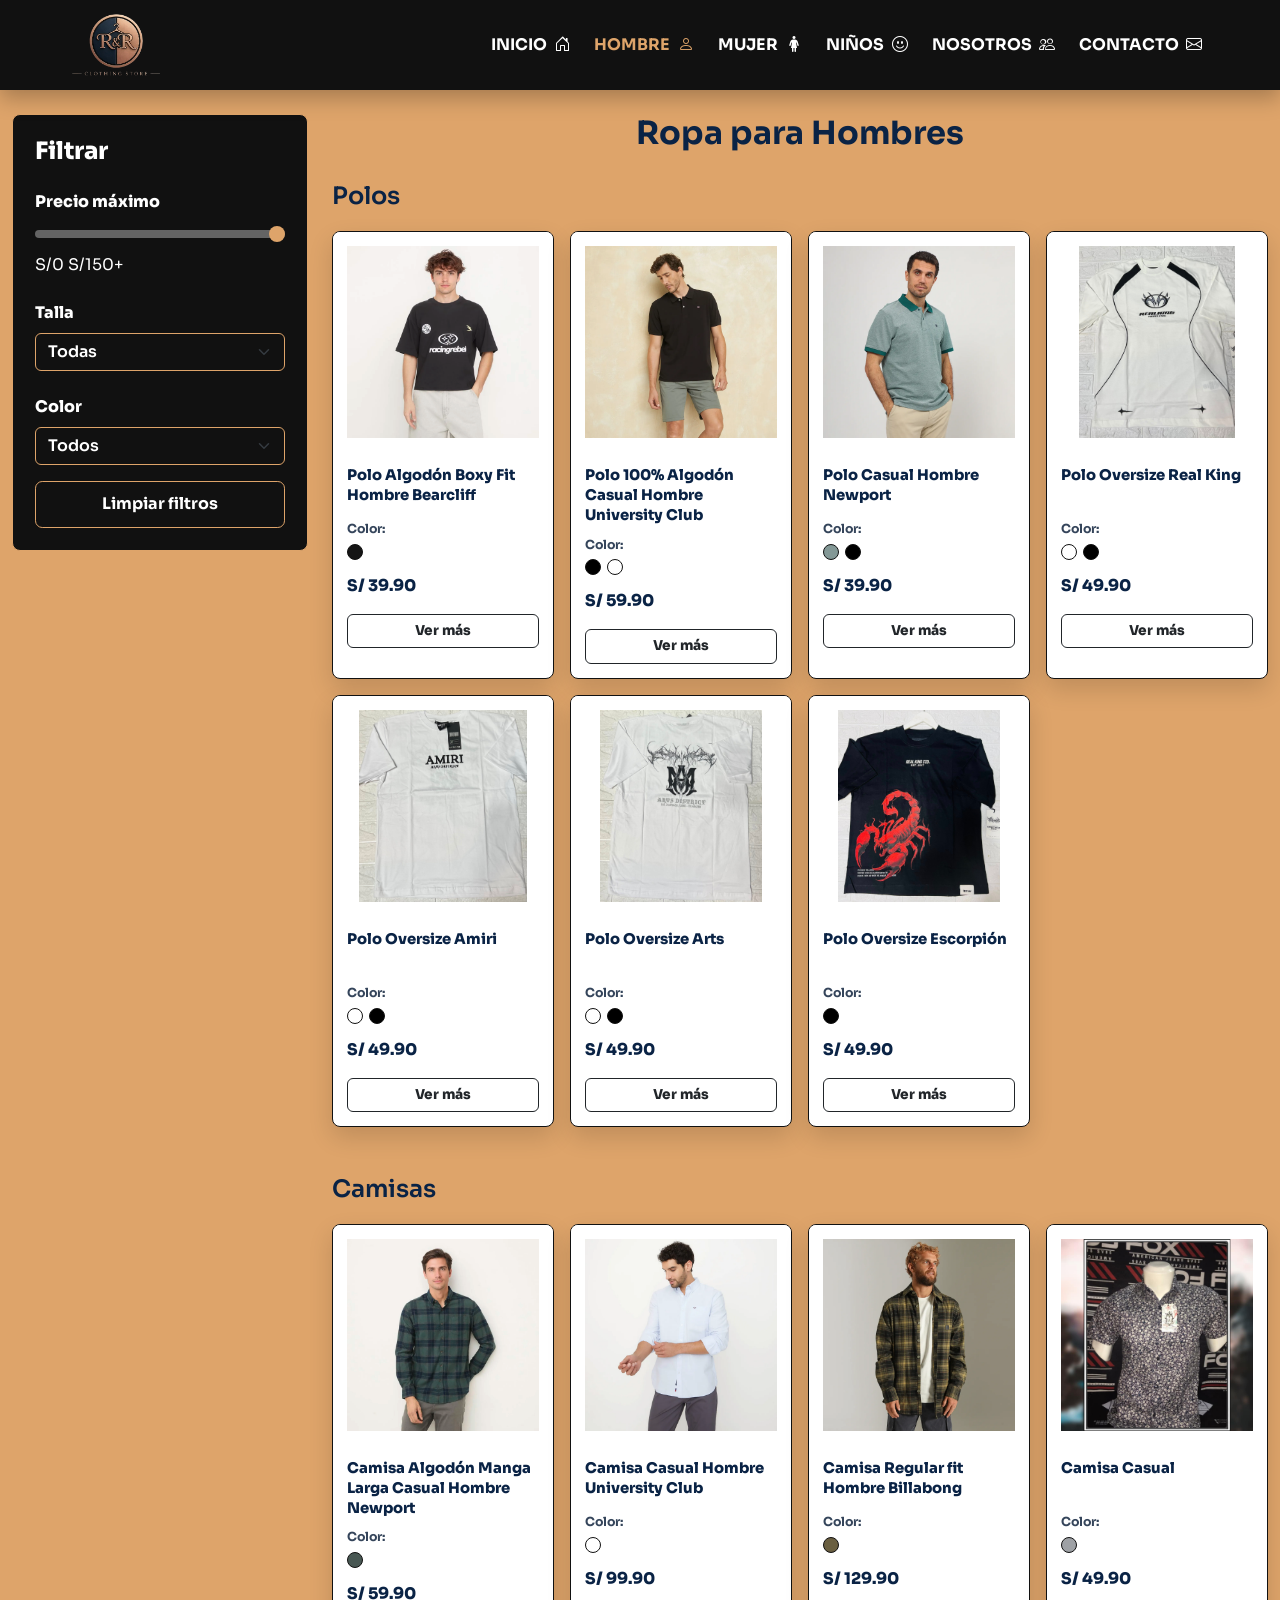
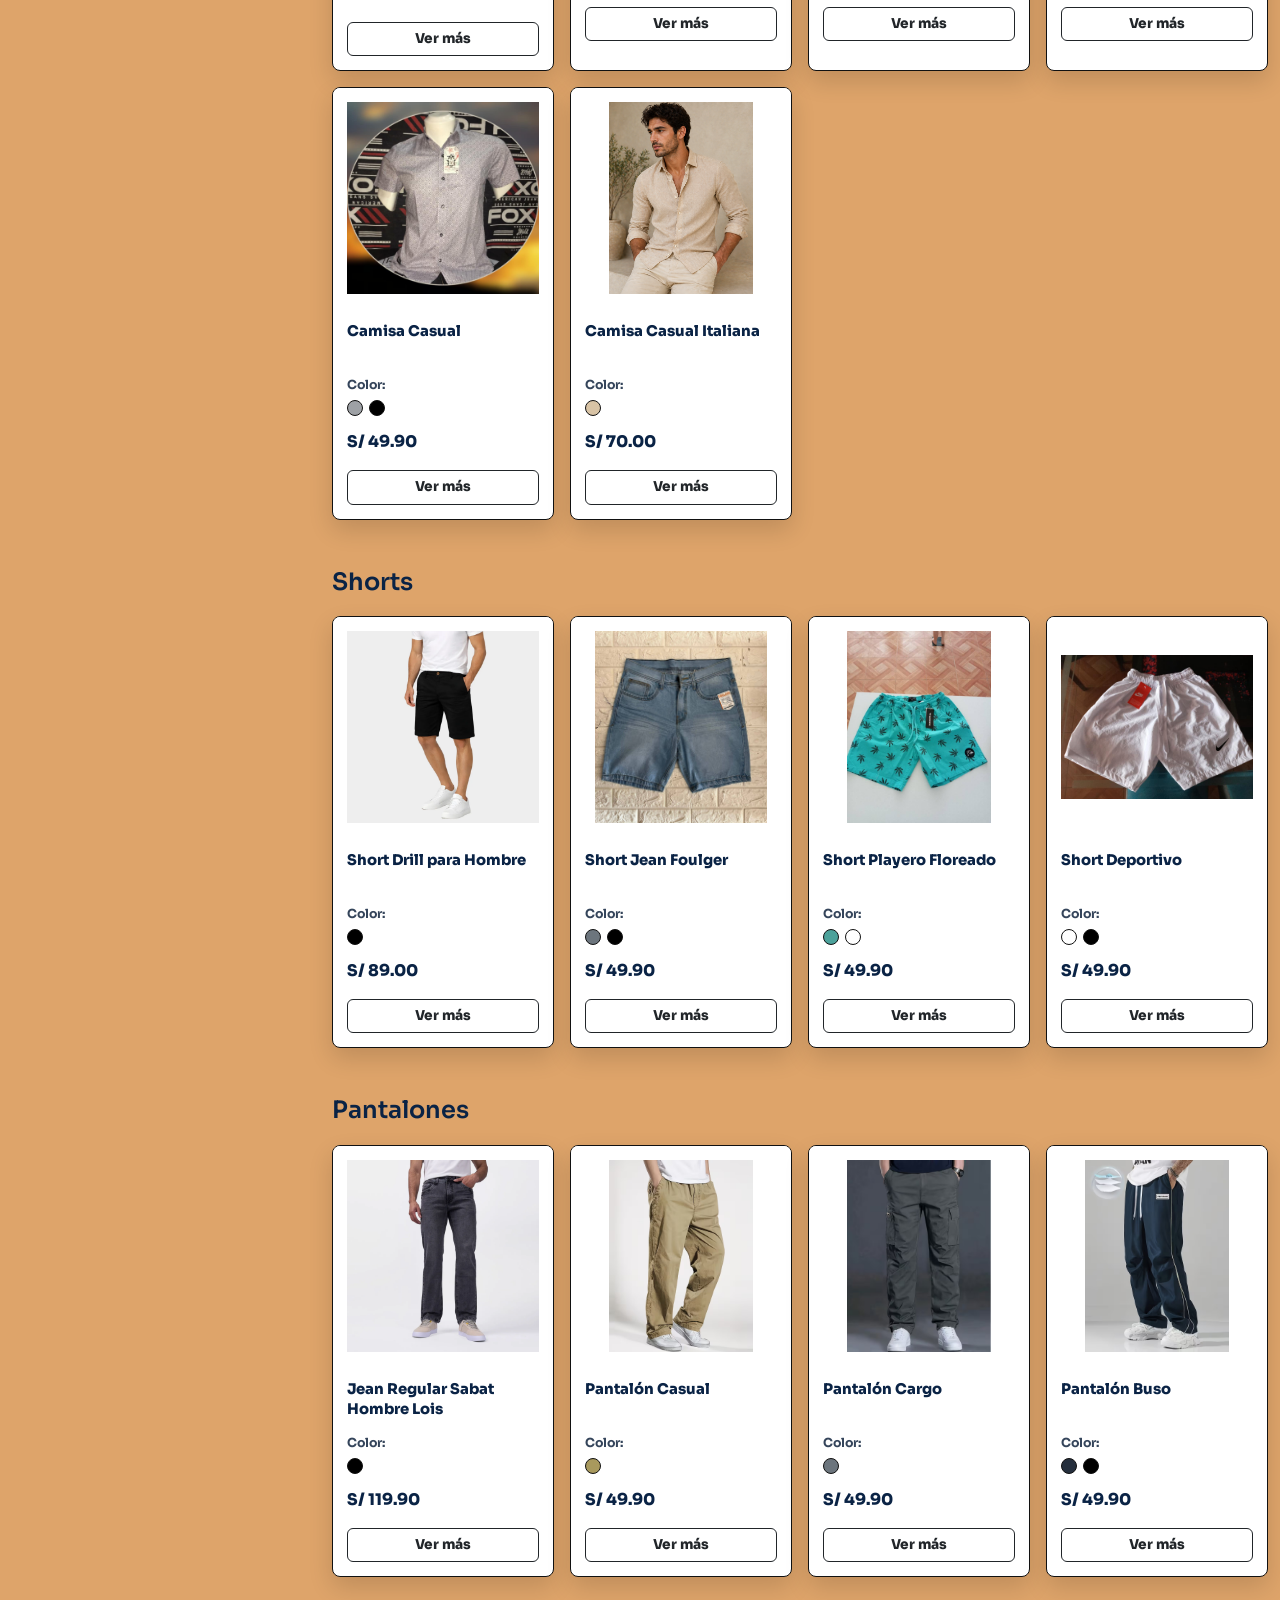
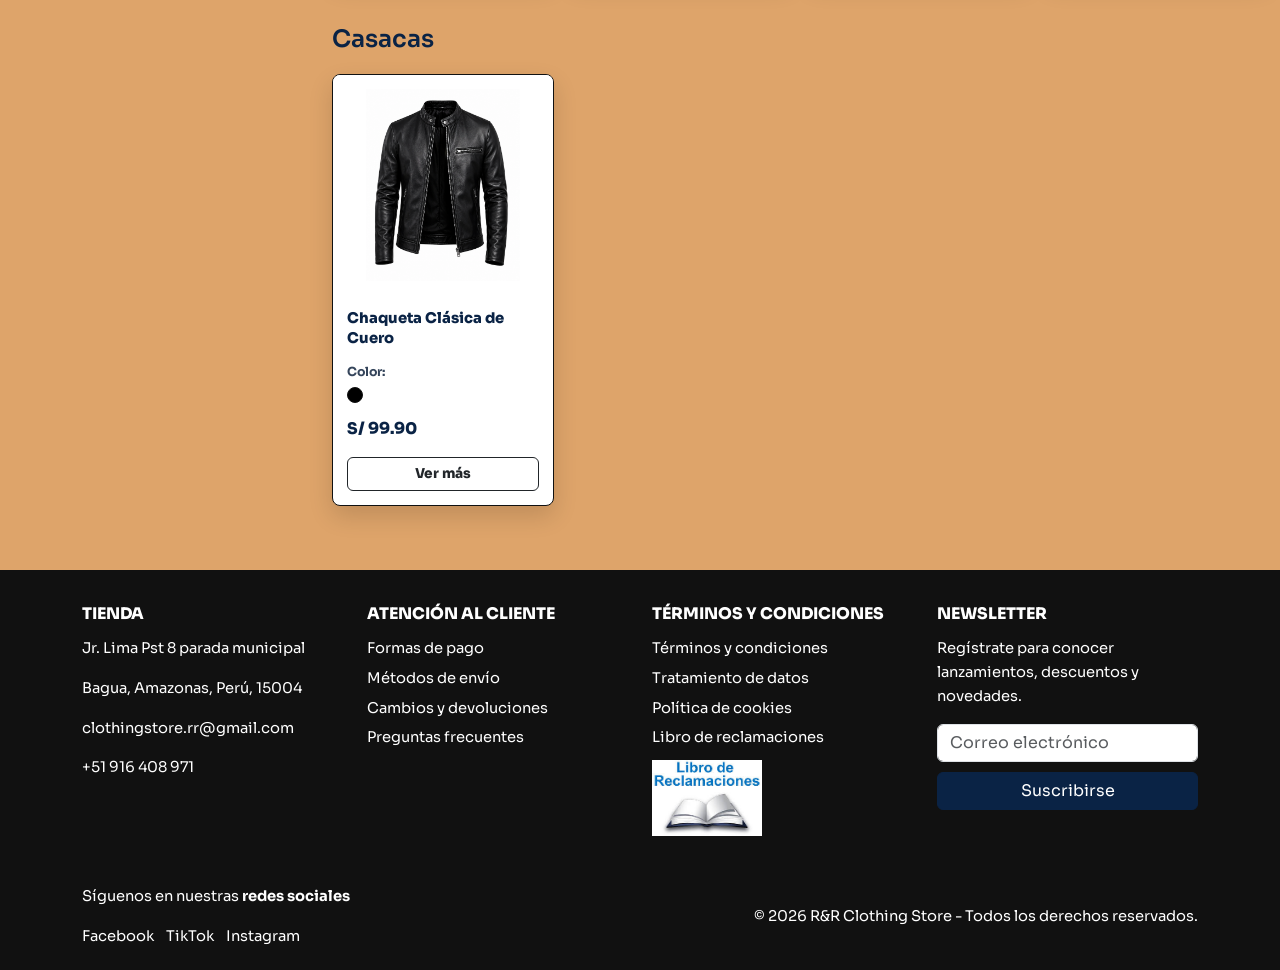
<file: hombre.html>
<!doctype html>
<html lang="es">

<head>
    <meta charset="UTF-8" />
    <meta name="viewport" content="width=device-width, initial-scale=1.0" />
    <title>R&R | Ropa para hombre</title>

    <!-- Bootstrap -->
    <link rel="stylesheet" href="https://cdn.jsdelivr.net/npm/bootstrap-icons@1.13.1/font/bootstrap-icons.min.css">
    <link rel="stylesheet" href="bootstrap-5.3.8-dist/css/bootstrap.min.css">

    <!-- CSS Propio -->
    <link rel="stylesheet" href="./css/estilos.css">
    <link rel="preconnect" href="https://fonts.googleapis.com">
    <link rel="preconnect" href="https://fonts.gstatic.com" crossorigin>
    <link
        href="https://fonts.googleapis.com/css2?family=Sora:wght@300;400;500;600;700&family=Manrope:wght@300;400;500;600;700&family=Outfit:wght@300;400;500;600;700&display=swap"
        rel="stylesheet">
</head>

<body class="category-page">
    <header class="site-header sticky-top">
        <nav class="navbar navbar-expand-lg navbar-dark container py-2" aria-label="Navegación principal">
            <a class="navbar-brand site-logo" href="index.html" aria-label="R&R Clothing Store">
                <img src="imagenes/logo/logo-transparente.png" alt="Logo de R&R Clothing Store">
            </a>

            <button class="navbar-toggler" type="button" data-bs-toggle="offcanvas" data-bs-target="#menuPrincipal"
                aria-controls="menuPrincipal" aria-label="Abrir menú">
                <span class="navbar-toggler-icon"></span>
            </button>

            <div class="offcanvas offcanvas-start" tabindex="-1" id="menuPrincipal"
                aria-labelledby="menuPrincipalLabel">
                <input class="mobile-submenu-toggle" type="checkbox" id="submenu-panel-hombre">
                <input class="mobile-submenu-toggle" type="checkbox" id="submenu-panel-mujer">
                <input class="mobile-submenu-toggle" type="checkbox" id="submenu-panel-ninos">

                <div class="offcanvas-header">
                    <h2 class="offcanvas-title fs-5" id="menuPrincipalLabel">R&R Clothing Store</h2>
                    <button type="button" class="btn-close btn-close-white" data-bs-dismiss="offcanvas"
                        aria-label="Cerrar menú"></button>
                </div>

                <div class="offcanvas-body">
                    <ul class="navbar-nav ms-auto align-items-lg-center gap-lg-2">
                        <li class="nav-item">
                            <a class="nav-link" href="index.html">
                                Inicio <i class="bi bi-house-door ms-1"></i>
                            </a>
                        </li>

                        <li class="nav-item dropdown menu-con-submenu">
                            <label class="nav-link active submenu-open d-lg-none" for="submenu-panel-hombre">
                                Hombre
                                <span>
                                    <i class="bi bi-person"></i>
                                    <i class="bi bi-chevron-right"></i>
                                </span>
                            </label>
                            <a class="nav-link active d-none d-lg-flex align-items-center gap-1" aria-current="page"
                                href="hombre.html">
                                Hombre <i class="bi bi-person ms-1"></i>
                            </a>
                            <ul class="dropdown-menu dropdown-menu-dark">
                                <li><a class="dropdown-item" href="hombre.html#polos-hombre">Polos</a></li>
                                <li><a class="dropdown-item" href="hombre.html#camisas-hombre">Camisas</a></li>
                                <li><a class="dropdown-item" href="hombre.html#pantalones-hombre">Pantalones</a></li>
                                <li><a class="dropdown-item" href="hombre.html#shorts-hombre">Shorts</a></li>
                                <li><a class="dropdown-item" href="hombre.html#casacas-hombre">Casacas</a></li>
                            </ul>
                        </li>

                        <li class="nav-item dropdown menu-con-submenu">
                            <label class="nav-link submenu-open d-lg-none" for="submenu-panel-mujer">
                                Mujer
                                <span>
                                    <i class="bi bi-person-standing-dress"></i>
                                    <i class="bi bi-chevron-right"></i>
                                </span>
                            </label>
                            <a class="nav-link d-none d-lg-flex align-items-center gap-1" href="mujer.html">
                                Mujer <i class="bi bi-person-standing-dress ms-1"></i>
                            </a>
                            <ul class="dropdown-menu dropdown-menu-dark">
                                <li><a class="dropdown-item" href="mujer.html#blusas-mujer">Blusas</a></li>
                                <li><a class="dropdown-item" href="mujer.html#faldas-mujer">Faldas</a></li>
                                <li><a class="dropdown-item" href="mujer.html#pantalones-mujer">Pantalones</a></li>
                                <li><a class="dropdown-item" href="mujer.html#vestidos-mujer">Vestidos</a></li>
                                <li><a class="dropdown-item" href="mujer.html#bikinis-mujer">Bikinis</a></li>
                            </ul>
                        </li>

                        <li class="nav-item dropdown menu-con-submenu">
                            <label class="nav-link submenu-open d-lg-none" for="submenu-panel-ninos">
                                Niños
                                <span>
                                    <i class="bi bi-emoji-smile"></i>
                                    <i class="bi bi-chevron-right"></i>
                                </span>
                            </label>
                            <a class="nav-link d-none d-lg-flex align-items-center gap-1" href="ninos.html">
                                Niños <i class="bi bi-emoji-smile ms-1"></i>
                            </a>
                            <ul class="dropdown-menu dropdown-menu-dark">
                                <li><a class="dropdown-item" href="ninos.html#polos-ninos">Polos</a></li>
                                <li><a class="dropdown-item" href="ninos.html#conjuntos-ninos">Conjuntos</a></li>
                                <li><a class="dropdown-item" href="ninos.html#shorts-ninos">Shorts</a></li>
                                <li><a class="dropdown-item" href="ninos.html#buzos-ninos">Buzos</a></li>
                            </ul>
                        </li>

                        <li class="nav-item">
                            <a class="nav-link" href="nosotros.html">Nosotros <i class="bi bi-people ms-1"></i></a>
                        </li>

                        <li class="nav-item">
                            <a class="nav-link" href="contacto.html">Contacto <i class="bi bi-envelope ms-1"></i></a>
                        </li>
                    </ul>
                </div>

                <section class="mobile-submenu-panel mobile-submenu-panel--hombre" aria-label="Categorías de hombre">
                    <div class="mobile-submenu-panel__header">
                        <h3>Hombre</h3>
                        <label class="mobile-submenu-close" for="submenu-panel-hombre"
                            aria-label="Cerrar submenú hombre">
                            <i class="bi bi-x-lg"></i>
                        </label>
                    </div>
                    <ul class="mobile-submenu-list">
                        <li><a href="hombre.html#polos-hombre">Polos</a></li>
                        <li><a href="hombre.html#camisas-hombre">Camisas</a></li>
                        <li><a href="hombre.html#pantalones-hombre">Pantalones</a></li>
                        <li><a href="hombre.html#shorts-hombre">Shorts</a></li>
                        <li><a href="hombre.html#casacas-hombre">Casacas</a></li>
                    </ul>
                </section>

                <section class="mobile-submenu-panel mobile-submenu-panel--mujer" aria-label="Categorías de mujer">
                    <div class="mobile-submenu-panel__header">
                        <h3>Mujer</h3>
                        <label class="mobile-submenu-close" for="submenu-panel-mujer" aria-label="Cerrar submenú mujer">
                            <i class="bi bi-x-lg"></i>
                        </label>
                    </div>
                    <ul class="mobile-submenu-list">
                        <li><a href="mujer.html#blusas-mujer">Blusas</a></li>
                        <li><a href="mujer.html#faldas-mujer">Faldas</a></li>
                        <li><a href="mujer.html#pantalones-mujer">Pantalones</a></li>
                        <li><a href="mujer.html#vestidos-mujer">Vestidos</a></li>
                        <li><a href="mujer.html#bikinis-mujer">Bikinis</a></li>
                    </ul>
                </section>

                <section class="mobile-submenu-panel mobile-submenu-panel--ninos" aria-label="Categorías de niños">
                    <div class="mobile-submenu-panel__header">
                        <h3>Niños</h3>
                        <label class="mobile-submenu-close" for="submenu-panel-ninos" aria-label="Cerrar submenú niños">
                            <i class="bi bi-x-lg"></i>
                        </label>
                    </div>
                    <ul class="mobile-submenu-list">
                        <li><a href="ninos.html#polos-ninos">Polos</a></li>
                        <li><a href="ninos.html#conjuntos-ninos">Conjuntos</a></li>
                        <li><a href="ninos.html#shorts-ninos">Shorts</a></li>
                        <li><a href="ninos.html#buzos-ninos">Buzos</a></li>
                    </ul>
                </section>
            </div>
        </nav>
    </header>

    <div class="container-fluid py-3">
        <!-- Contenido principal -->
        <div class="row">

            <!-- FILTRO PARA ESCRITORIO -->
            <aside class="col-lg-3 d-none d-lg-block">
                <div class="desktop-filter">
                    <h4 class="mb-4">Filtrar</h4>
                    <!-- PRECIO -->
                    <div class="mb-4">
                        <label class="form-label">Precio máximo</label>
                        <div class="price-range">
                            <input class="form-range filtro-precio" type="range" min="0" max="150" step="10" value="150"
                                aria-label="Precio máximo">
                            <div class="range-labels">
                                <span>S/0</span>
                                <span>S/150+</span>
                            </div>
                        </div>
                    </div>
                    <!-- TALLA -->
                    <div class="mb-4">
                        <label class="form-label">Talla</label>
                        <select class="form-select filtro-talla">
                            <option value="todas">Todas</option>
                            <option value="S">S</option>
                            <option value="M">M</option>
                            <option value="L">L</option>
                            <option value="XL">XL</option>
                        </select>
                    </div>
                    <!-- COLOR -->
                    <div>
                        <label class="form-label">Color</label>
                        <select class="form-select filtro-color">
                            <option value="todos">Todos</option>
                            <option value="Negro">Negro</option>
                            <option value="Blanco">Blanco</option>
                            <option value="Gris">Gris</option>
                            <option value="Azul">Azul</option>
                            <option value="Beige">Beige</option>
                            <option value="Verde">Verde</option>
                            <option value="Celeste">Celeste</option>
                        </select>
                    </div>
                    <p class="resultado-filtro text-center fw-semibold text-white mt-3 mb-2 px-2" aria-live="polite"></p>
                    <button type="button" class="btn w-100 btn-limpiar-filtros">Limpiar filtros</button>
                </div>
            </aside>

            <!-- PRODUCTOS -->
            <main class="col-12 col-lg-9">
                <!-- Titulo de la página -->
                <h1 class="page-title text-center">Ropa para Hombres</h1>
                <!-- <p id="resultadoFiltro" class="text-center fw-semibold mb-4" aria-live="polite">
                    Mueve el filtro para buscar productos por precio.
                </p> -->

                <!-- POLOS -->
                <section id="polos-hombre" class="mb-5">
                    <h2 class="section-title">Polos</h2>
                    <div class="row g-3">
                        <!-- PRODUCTOS -->
                        <!-- Polo 1 -->
                        <div class="col-6 col-md-4 col-lg-4 col-xl-3 product-col" data-precio="39.90" data-tallas="S,M,L,XL" data-colores="Negro">
                            <div class="product-card">
                                <img src="./imagenes/hombre/polos/Polo Algodón Boxy Fit Hombre Bearcliff.png"
                                    class="img-fluid product-image" alt="Polo">
                                <div class="product-info">
                                    <div class="product-name">Polo Algodón Boxy Fit Hombre Bearcliff</div>
                                    <div class="color-title">Color:</div>
                                    <div class="colors">
                                        <span class="color-circle" style="background:#151515;"></span>
                                    </div>
                                    <div class="price">S/ 39.90</div>
                                    <div class="d-grid mt-3">
                                        <button class="btn btn-outline-dark btn-product" data-bs-toggle="modal"
                                            data-bs-target="#modalPolo1">
                                            Ver más
                                        </button>
                                    </div>
                                </div>
                            </div>
                        </div>
                        <!-- Polo 2 -->
                        <div class="col-6 col-md-4 col-lg-4 col-xl-3 product-col" data-precio="59.90" data-tallas="M,L,XL" data-colores="Negro,Blanco">
                            <div class="product-card">
                                <img src="./imagenes/hombre/polos/Polo Algodón Casual Hombre University Club.png"
                                    class="img-fluid product-image" alt="Polo">
                                <div class="product-info">
                                    <div class="product-name">Polo 100% Algodón Casual Hombre University Club</div>
                                    <div class="color-title">Color:</div>
                                    <div class="colors">
                                        <span class="color-circle" style="background:#000000;"></span>
                                        <span class="color-circle" style="background:#ffffff;"></span>
                                    </div>
                                    <div class="price">S/ 59.90</div>
                                    <div class="d-grid mt-3">
                                        <button class="btn btn-outline-dark btn-product" data-bs-toggle="modal"
                                            data-bs-target="#modalPolo2">
                                            Ver más
                                        </button>
                                    </div>
                                </div>
                            </div>
                        </div>
                        <!-- Polo 3 -->
                        <div class="col-6 col-md-4 col-lg-4 col-xl-3 product-col" data-precio="39.90" data-tallas="S,M" data-colores="Verde,Negro">
                            <div class="product-card">
                                <img src="./imagenes/hombre/polos/Polo Casual Hombre Newport.png"
                                    class="img-fluid product-image" alt="Polo">
                                <div class="product-info">
                                    <div class="product-name">Polo Casual Hombre Newport</div>
                                    <div class="color-title">Color:</div>
                                    <div class="colors">
                                        <span class="color-circle" style="background:#839896;"></span>
                                        <span class="color-circle" style="background:#000;"></span>
                                    </div>
                                    <div class="price">S/ 39.90</div>
                                    <div class="d-grid mt-3">
                                        <button class="btn btn-outline-dark btn-product" data-bs-toggle="modal"
                                            data-bs-target="#modalPolo3">
                                            Ver más
                                        </button>
                                    </div>
                                </div>
                            </div>
                        </div>
                        <!-- Polo 4 -->
                        <div class="col-6 col-md-4 col-lg-4 col-xl-3 product-col" data-precio="49.90" data-tallas="S,M,L,XL" data-colores="Blanco,Negro">
                            <div class="product-card">
                                <img src="./imagenes/hombre/polo-hombre/polo-overzide/Polo-oversize-realking.jpg"
                                    class="img-fluid product-image" alt="Polo">
                                <div class="product-info">
                                    <div class="product-name">Polo Oversize Real King</div>
                                    <div class="color-title">Color:</div>
                                    <div class="colors">
                                        <span class="color-circle" style="background:#ffffff;">
                                        </span>
                                        <span class="color-circle" style="background:#000;">
                                        </span>
                                    </div>
                                    <div class="price">S/ 49.90</div>
                                    <div class="d-grid mt-3">
                                        <button class="btn btn-outline-dark btn-product" data-bs-toggle="modal"
                                            data-bs-target="#modalPolo4">
                                            Ver más
                                        </button>
                                    </div>
                                </div>
                            </div>
                        </div>
                        <!-- Polo 5 -->
                        <div class="col-6 col-md-4 col-lg-4 col-xl-3 product-col" data-precio="49.90" data-tallas="S,M,L,XL" data-colores="Blanco,Negro">
                            <div class="product-card">
                                <img src="./imagenes/hombre/polo-hombre/polo-overzide/Polo-oversize-amiri.jpg"
                                    class="img-fluid product-image" alt="Polo">
                                <div class="product-info">
                                    <div class="product-name">Polo Oversize Amiri</div>
                                    <div class="color-title">Color:</div>
                                    <div class="colors">
                                        <span class="color-circle" style="background:#ffffff;">
                                        </span>
                                        <span class="color-circle" style="background:#000;">
                                        </span>
                                    </div>
                                    <div class="price">S/ 49.90</div>
                                    <div class="d-grid mt-3">
                                        <button class="btn btn-outline-dark btn-product" data-bs-toggle="modal"
                                            data-bs-target="#modalPolo5">
                                            Ver más
                                        </button>
                                    </div>
                                </div>
                            </div>
                        </div>
                        <!-- Polo 6 -->
                        <div class="col-6 col-md-4 col-lg-4 col-xl-3 product-col" data-precio="49.90" data-tallas="S,M,L,XL" data-colores="Blanco,Negro">
                            <div class="product-card">
                                <img src="./imagenes/hombre/polo-hombre/polo-overzide/Polo-oversize-arts.jpg"
                                    class="img-fluid product-image" alt="Polo">
                                <div class="product-info">
                                    <div class="product-name">Polo Oversize Arts</div>
                                    <div class="color-title">Color:</div>
                                    <div class="colors">
                                        <span class="color-circle" style="background:#ffffff;">
                                        </span>
                                        <span class="color-circle" style="background:#000;">
                                        </span>
                                    </div>
                                    <div class="price">S/ 49.90</div>
                                    <div class="d-grid mt-3">
                                        <button class="btn btn-outline-dark btn-product" data-bs-toggle="modal"
                                            data-bs-target="#modalPolo6">
                                            Ver más
                                        </button>
                                    </div>
                                </div>
                            </div>
                        </div>
                        <!-- Polo 7 -->
                        <div class="col-6 col-md-4 col-lg-4 col-xl-3 product-col" data-precio="49.90" data-tallas="M,L,XL" data-colores="Negro">
                            <div class="product-card">
                                <img src="./imagenes/hombre/polo-hombre/polo-overzide/Polo-escorpion.jpg"
                                    class="img-fluid product-image" alt="Polo">
                                <div class="product-info">
                                    <div class="product-name">Polo Oversize Escorpión</div>
                                    <div class="color-title">Color:</div>
                                    <div class="colors">
                                        <span class="color-circle" style="background:#000;">
                                        </span>
                                    </div>
                                    <div class="price">S/ 49.90</div>
                                    <div class="d-grid mt-3">
                                        <button class="btn btn-outline-dark btn-product" data-bs-toggle="modal"
                                            data-bs-target="#modalPolo7">
                                            Ver más
                                        </button>
                                    </div>
                                </div>
                            </div>
                        </div>
                    </div>
                </section>

                <!-- CAMISAS -->
                <section id="camisas-hombre" class="mb-5">
                    <h2 class="section-title">Camisas</h2>
                    <div class="row g-3">
                        <!-- PRODUCTOS -->
                        <!-- Camisa 1 -->
                        <div class="col-6 col-md-4 col-lg-4 col-xl-3 product-col" data-precio="59.90" data-tallas="M,L" data-colores="Verde">
                            <div class="product-card">
                                <img src="./imagenes/hombre/camisas/Camisa Algodón Manga Larga Casual Hombre Newport.png"
                                    class="img-fluid product-image" alt="Camisa">
                                <div class="product-info">
                                    <div class="product-name">Camisa Algodón Manga Larga Casual Hombre Newport</div>
                                    <div class="color-title">Color:</div>
                                    <div class="colors">
                                        <span class="color-circle" style="background:#485753;"></span>
                                    </div>
                                    <div class="price">S/ 59.90</div>
                                    <div class="d-grid mt-3">
                                        <button class="btn btn-outline-dark btn-product" data-bs-toggle="modal"
                                            data-bs-target="#modalCamisa1">
                                            Ver más
                                        </button>
                                    </div>
                                </div>
                            </div>
                        </div>

                        <!-- Camisa 2 -->
                        <div class="col-6 col-md-4 col-lg-4 col-xl-3 product-col" data-precio="99.90" data-tallas="S,M,L,XL" data-colores="Blanco">
                            <div class="product-card">
                                <img src="./imagenes/hombre/camisas/Camisa Casual Hombre University Club.png"
                                    class="img-fluid product-image" alt="Camisa">
                                <div class="product-info">
                                    <div class="product-name">Camisa Casual Hombre University Club</div>
                                    <div class="color-title">Color:</div>
                                    <div class="colors">
                                        <span class="color-circle" style="background:#ffffff;">
                                        </span>
                                    </div>
                                    <div class="price">S/ 99.90</div>
                                    <div class="d-grid mt-3">
                                        <button class="btn btn-outline-dark btn-product" data-bs-toggle="modal"
                                            data-bs-target="#modalCamisa2">
                                            Ver más
                                        </button>
                                    </div>
                                </div>
                            </div>
                        </div>

                        <!-- Camisa 3 -->
                        <div class="col-6 col-md-4 col-lg-4 col-xl-3 product-col" data-precio="129.90" data-tallas="S,M,L,XL" data-colores="Verde">
                            <div class="product-card">
                                <img src="./imagenes/hombre/camisas/Camisa Regular fit Hombre Billabong.png"
                                    class="img-fluid product-image" alt="Camisa">
                                <div class="product-info">
                                    <div class="product-name">Camisa Regular fit Hombre Billabong</div>
                                    <div class="color-title">Color:</div>
                                    <div class="colors">
                                        <span class="color-circle" style="background:#6a5f41;"></span>
                                    </div>
                                    <div class="price">S/ 129.90</div>
                                    <div class="d-grid mt-3">
                                        <button class="btn btn-outline-dark btn-product" data-bs-toggle="modal"
                                            data-bs-target="#modalCamisa3">
                                            Ver más
                                        </button>
                                    </div>
                                </div>
                            </div>
                        </div>

                        <!-- Camisa 4 -->
                        <div class="col-6 col-md-4 col-lg-4 col-xl-3 product-col" data-precio="49.90" data-tallas="M,L,XL" data-colores="Gris">
                            <div class="product-card">
                                <img src="./imagenes/hombre/camisas-hombre/camisa-maga-corta/camisa-4.jpg"
                                    class="img-fluid product-image" alt="Camisa">
                                <div class="product-info">
                                    <div class="product-name">Camisa Casual</div>
                                    <div class="color-title">Color:</div>
                                    <div class="colors">
                                        <span class="color-circle" style="background:#9ea1a5;">
                                        </span>
                                    </div>
                                    <div class="price">S/ 49.90</div>
                                    <div class="d-grid mt-3">
                                        <button class="btn btn-outline-dark btn-product" data-bs-toggle="modal"
                                            data-bs-target="#modalCamisa4">
                                            Ver más
                                        </button>
                                    </div>
                                </div>
                            </div>
                        </div>

                        <!-- Camisa 5 -->
                        <div class="col-6 col-md-4 col-lg-4 col-xl-3 product-col" data-precio="49.90" data-tallas="M,L,XL" data-colores="Gris,Negro">
                            <div class="product-card">
                                <img src="./imagenes/hombre/camisas-hombre/camisa-maga-corta/camisa-5.jpg"
                                    class="img-fluid product-image" alt="Camisa">
                                <div class="product-info">
                                    <div class="product-name">Camisa Casual</div>
                                    <div class="color-title">Color:</div>
                                    <div class="colors">
                                        <span class="color-circle" style="background:#9ea1a5;">
                                        </span>
                                        <span class="color-circle" style="background:#000;">
                                        </span>
                                    </div>
                                    <div class="price">S/ 49.90</div>
                                    <div class="d-grid mt-3">
                                        <button class="btn btn-outline-dark btn-product" data-bs-toggle="modal"
                                            data-bs-target="#modalCamisa5">
                                            Ver más
                                        </button>
                                    </div>
                                </div>
                            </div>
                        </div>

                        <!-- Camisa 6 -->
                        <div class="col-6 col-md-4 col-lg-4 col-xl-3 product-col" data-precio="70.00" data-tallas="M,L,XL" data-colores="Beige">
                            <div class="product-card">
                                <img src="./imagenes/hombre/camisas-hombre/Camisa-Casual-Italiana.png"
                                    class="img-fluid product-image" alt="Camisa">
                                <div class="product-info">
                                    <div class="product-name">Camisa Casual Italiana</div>
                                    <div class="color-title">Color:</div>
                                    <div class="colors">
                                        <span class="color-circle" style="background:#d8c3a5;">
                                        </span>
                                    </div>
                                    <div class="price">S/ 70.00</div>
                                    <div class="d-grid mt-3">
                                        <button class="btn btn-outline-dark btn-product" data-bs-toggle="modal"
                                            data-bs-target="#modalCamisa6">
                                            Ver más
                                        </button>
                                    </div>
                                </div>
                            </div>
                        </div>
                    </div>
                </section>

                <!-- SHORTS -->
                <section id="shorts-hombre" class="mb-5">
                    <h2 class="section-title">
                        Shorts
                    </h2>

                    <div class="row g-3">
                        <!-- PRODUCTOS -->
                        <!-- Short 1 -->
                        <div class="col-6 col-md-4 col-lg-4 col-xl-3 product-col" data-precio="89.00" data-tallas="S,M,L,XL" data-colores="Negro">
                            <div class="product-card">
                                <img src="./imagenes/hombre/shorts/Short Drill para Hombre.png" class="img-fluid product-image" alt="Short">
                                <div class="product-info">
                                    <div class="product-name">Short Drill para Hombre</div>
                                    <div class="color-title">Color:</div>
                                    <div class="colors">
                                        <span class="color-circle" style="background:#000;"></span>
                                    </div>
                                    <div class="price">S/ 89.00</div>
                                    <div class="d-grid mt-3">
                                        <button class="btn btn-outline-dark btn-product" data-bs-toggle="modal"
                                            data-bs-target="#modalShort1">
                                            Ver más
                                        </button>
                                    </div>
                                </div>
                            </div>
                        </div>

                        <!-- Short 2 -->
                        <div class="col-6 col-md-4 col-lg-4 col-xl-3 product-col" data-precio="49.90" data-tallas="M,L,XL" data-colores="Gris,Negro">
                            <div class="product-card">
                                <img src="./imagenes/hombre/shorts-hombre/short-2.jpg" class="img-fluid product-image"
                                    alt="Short">
                                <div class="product-info">
                                    <div class="product-name">Short Jean Foulger</div>
                                    <div class="color-title">Color:</div>
                                    <div class="colors">
                                        <span class="color-circle" style="background:#6c757d;">
                                        </span>
                                        <span class="color-circle" style="background:#000;">
                                        </span>
                                    </div>
                                    <div class="price">S/ 49.90</div>
                                    <div class="d-grid mt-3">
                                        <button class="btn btn-outline-dark btn-product" data-bs-toggle="modal"
                                            data-bs-target="#modalShort2">
                                            Ver más
                                        </button>
                                    </div>
                                </div>
                            </div>
                        </div>

                        <!-- Short 3 -->
                        <div class="col-6 col-md-4 col-lg-4 col-xl-3 product-col" data-precio="49.90" data-tallas="M,L,XL" data-colores="Celeste,Blanco">
                            <div class="product-card">
                                <img src="./imagenes/hombre/shorts-hombre/short-3.jpg" class="img-fluid product-image"
                                    alt="Short">
                                <div class="product-info">
                                    <div class="product-name">Short Playero Floreado</div>
                                    <div class="color-title">Color:</div>
                                    <div class="colors">
                                        <span class="color-circle" style="background:#4ca29b;">
                                        </span>
                                        <span class="color-circle" style="background:#ffffff;">
                                        </span>
                                    </div>
                                    <div class="price">S/ 49.90</div>
                                    <div class="d-grid mt-3">
                                        <button class="btn btn-outline-dark btn-product" data-bs-toggle="modal"
                                            data-bs-target="#modalShort3">
                                            Ver más
                                        </button>
                                    </div>
                                </div>
                            </div>
                        </div>

                        <!-- Short 4 -->
                        <div class="col-6 col-md-4 col-lg-4 col-xl-3 product-col" data-precio="49.90" data-tallas="S,M,L,XL" data-colores="Blanco,Negro">
                            <div class="product-card">
                                <img src="./imagenes/hombre/shorts-hombre/short-4.jpg" class="img-fluid product-image"
                                    alt="Short">
                                <div class="product-info">
                                    <div class="product-name">Short Deportivo</div>
                                    <div class="color-title">Color:</div>
                                    <div class="colors">
                                        <span class="color-circle" style="background:#ffffff;">
                                        </span>
                                        <span class="color-circle" style="background:#000;">
                                        </span>
                                    </div>
                                    <div class="price">S/ 49.90</div>
                                    <div class="d-grid mt-3">
                                        <button class="btn btn-outline-dark btn-product" data-bs-toggle="modal"
                                            data-bs-target="#modalShort4">
                                            Ver más
                                        </button>
                                    </div>
                                </div>
                            </div>
                        </div>
                    </div>
                </section>

                <!-- PANTALONES -->
                <section id="pantalones-hombre" class="mb-5">
                    <h2 class="section-title">
                        Pantalones
                    </h2>

                    <div class="row g-3">
                        <!-- PRODUCTOS -->
                        <!-- Pantalon 1 -->
                        <div class="col-6 col-md-4 col-lg-4 col-xl-3 product-col" data-precio="119.90" data-tallas="S,M,L,XL" data-colores="Negro">
                            <div class="product-card">
                                <img src="./imagenes/hombre/pantalones/Jean Regular Sabat Hombre Lois.png"
                                    class="img-fluid product-image" alt="Pantalon">
                                <div class="product-info">
                                    <div class="product-name">Jean Regular Sabat Hombre Lois</div>
                                    <div class="color-title">Color:</div>
                                    <div class="colors">
                                        <span class="color-circle" style="background:#000000 ;"></span>
                                    </div>
                                    <div class="price">S/ 119.90</div>
                                    <div class="d-grid mt-3">
                                        <button class="btn btn-outline-dark btn-product" data-bs-toggle="modal"
                                            data-bs-target="#modalPantalon1">
                                            Ver más
                                        </button>
                                    </div>
                                </div>
                            </div>
                        </div>

                        <!-- Pantalon 2 -->
                        <div class="col-6 col-md-4 col-lg-4 col-xl-3 product-col" data-precio="49.90" data-tallas="S,M,L,XL" data-colores="Beige">
                            <div class="product-card">
                                <img src="./imagenes/hombre/pantalones-hombre/pantalon-2.jpg"
                                    class="img-fluid product-image" alt="Pantalon">
                                <div class="product-info">
                                    <div class="product-name">Pantalón Casual</div>
                                    <div class="color-title">Color:</div>
                                    <div class="colors">
                                        <span class="color-circle" style="background:#a8995d;">
                                        </span>
                                    </div>
                                    <div class="price">S/ 49.90</div>
                                    <div class="d-grid mt-3">
                                        <button class="btn btn-outline-dark btn-product" data-bs-toggle="modal"
                                            data-bs-target="#modalPantalon2">
                                            Ver más
                                        </button>
                                    </div>
                                </div>
                            </div>
                        </div>

                        <!-- Pantalon 3 -->
                        <div class="col-6 col-md-4 col-lg-4 col-xl-3 product-col" data-precio="49.90" data-tallas="M,L,XL" data-colores="Gris">
                            <div class="product-card">
                                <img src="./imagenes/hombre/pantalones-hombre/pantalon-3.jpg"
                                    class="img-fluid product-image" alt="Pantalon">
                                <div class="product-info">
                                    <div class="product-name">Pantalón Cargo</div>
                                    <div class="color-title">Color:</div>
                                    <div class="colors">
                                        <span class="color-circle" style="background:#6c757d;">
                                        </span>
                                    </div>
                                    <div class="price">S/ 49.90</div>
                                    <div class="d-grid mt-3">
                                        <button class="btn btn-outline-dark btn-product" data-bs-toggle="modal"
                                            data-bs-target="#modalPantalon3">
                                            Ver más
                                        </button>
                                    </div>
                                </div>
                            </div>
                        </div>

                        <!-- Pantalon 4 -->
                        <div class="col-6 col-md-4 col-lg-4 col-xl-3 product-col" data-precio="49.90" data-tallas="S,M,L,XL" data-colores="Azul,Negro">
                            <div class="product-card">
                                <img src="./imagenes/hombre/pantalones-hombre/pantalon-4.jpg"
                                    class="img-fluid product-image" alt="Pantalon">
                                <div class="product-info">
                                    <div class="product-name">Pantalón Buso</div>
                                    <div class="color-title">Color:</div>
                                    <div class="colors">
                                        <span class="color-circle" style="background:#252f3d;">
                                        </span>
                                        <span class="color-circle" style="background:#000;">
                                        </span>
                                    </div>
                                    <div class="price">S/ 49.90</div>
                                    <div class="d-grid mt-3">
                                        <button class="btn btn-outline-dark btn-product" data-bs-toggle="modal"
                                            data-bs-target="#modalPantalon4">
                                            Ver más
                                        </button>
                                    </div>
                                </div>
                            </div>
                        </div>
                    </div>
                </section>

                <!-- CASACAS -->
                <section id="casacas-hombre" class="mb-5">
                    <h2 class="section-title">
                        Casacas
                    </h2>

                    <div class="row g-3">
                        <!-- PRODUCTOS -->
                        <!-- Casaca 1 -->
                        <div class="col-6 col-md-4 col-lg-4 col-xl-3 product-col" data-precio="99.90" data-tallas="M,L,XL" data-colores="Negro">
                            <div class="product-card">
                                <img src="./imagenes/hombre/casaca-hombre/Chaqueta-clásica-de-cuero-Hombre.png"
                                    class="img-fluid product-image" alt="Casaca">
                                <div class="product-info">
                                    <div class="product-name">Chaqueta Clásica de Cuero</div>
                                    <div class="color-title">Color:</div>
                                    <div class="colors">
                                        <span class="color-circle" style="background:#000;">
                                        </span>
                                    </div>
                                    <div class="price">S/ 99.90</div>
                                    <div class="d-grid mt-3">
                                        <button class="btn btn-outline-dark btn-product" data-bs-toggle="modal"
                                            data-bs-target="#modalCasaca1">
                                            Ver más
                                        </button>
                                    </div>
                                </div>
                            </div>
                        </div>
                    </div>
                </section>
            </main>
        </div>
    </div>

    <!-- FILTRO PARA MOVIL -->
    <div class="filter-bar d-lg-none">
        <p class="resultado-filtro text-center fw-semibold text-white mb-2" aria-live="polite"></p>

        <button class="btn filter-toggle w-100" data-bs-toggle="offcanvas" data-bs-target="#mobileFilter">
            <i class="bi bi-funnel"></i>
            Filtrar
        </button>
    </div>

    <!-- OFFCANVAS -->
    <div class="offcanvas offcanvas-bottom product-filter-offcanvas d-lg-none" tabindex="-1" id="mobileFilter">
        <div class="offcanvas-header">
            <h5 class="offcanvas-title">Filtrar Productos</h5>
            <button type="button" class="btn-close" data-bs-dismiss="offcanvas">
            </button>
        </div>
        <div class="offcanvas-body">
            <!-- PRECIO -->
            <div class="mb-4">
                <label class="form-label">Precio máximo</label>
                <div class="price-range">
                    <input class="form-range filtro-precio" type="range" min="0" max="150" step="10" value="150"
                        aria-label="Precio máximo">
                    <div class="range-labels">
                        <span>S/0</span>
                        <span>S/150+</span>
                    </div>
                </div>
            </div>
            <!-- TALLA -->
            <div class="mb-4">
                <label class="form-label">Talla</label>
                <select class="form-select filtro-talla">
                    <option value="todas">Todas</option>
                    <option value="S">S</option>
                    <option value="M">M</option>
                    <option value="L">L</option>
                    <option value="XL">XL</option>
                </select>
            </div>
            <!-- COLOR -->
            <div>
                <label class="form-label">Color</label>
                <select class="form-select filtro-color">
                    <option value="todos">Todos</option>
                    <option value="Negro">Negro</option>
                    <option value="Blanco">Blanco</option>
                    <option value="Gris">Gris</option>
                    <option value="Azul">Azul</option>
                    <option value="Beige">Beige</option>
                    <option value="Verde">Verde</option>
                    <option value="Celeste">Celeste</option>
                </select>
            </div>
            <!-- BOTÓN DE LIMPIAR FILTRO -->
            <button type="button" class="btn w-100 btn-limpiar-filtros mt-3">Limpiar filtros</button>
        </div>
    </div>

    <!-- MODAL PRODUCTO -->
    <!-- Modal - Polos -->
    <!-- Modal polo 1 -->
    <div class="modal fade" id="modalPolo1" tabindex="-1" aria-hidden="true">
        <div class="modal-dialog modal-dialog-centered modal-lg modal-producto-ajustado">
            <div class="modal-content modal-producto-contenido"> 
                <!-- CABECERA -->
                <div class="modal-header">
                    <h5 class="modal-title">Polo Algodón Boxy Fit Hombre Bearcliff</h5>
                    <button type="button" class="btn-close" data-bs-dismiss="modal">
                    </button>
                </div>
                <!-- CONTENIDO -->
                <div class="modal-body modal-producto-cuerpo">
                    <!-- CARRUSEL -->
                    <div id="carouselPolo1" class="carousel slide">
                        <div class="carousel-inner">
                            <div class="carousel-item active">
                                <img src="./imagenes/hombre/polos/Polo Algodón Boxy Fit Hombre Bearcliff.png"
                                    class="img-fluid d-block w-100 modal-producto-imagen" alt="Polo">
                            </div>
                            <div class="carousel-item">
                                <img src="./imagenes/hombre/polos/Polo Algodón Boxy Fit Hombre Bearcliff 02.png"
                                    class="img-fluid d-block w-100 modal-producto-imagen" alt="Polo">
                            </div>
                            <div class="carousel-item">
                                <img src="./imagenes/hombre/polos/Polo Algodón Boxy Fit Hombre Bearcliff 03.png"
                                    class="img-fluid d-block w-100 modal-producto-imagen" alt="Polo">
                            </div>
                        </div>
                        <!-- FLECHA IZQUIERDA -->
                        <button class="carousel-control-prev" type="button" data-bs-target="#carouselPolo1"
                            data-bs-slide="prev">
                            <span class="carousel-control-prev-icon">
                            </span>
                        </button>
                        <!-- FLECHA DERECHA -->
                        <button class="carousel-control-next" type="button" data-bs-target="#carouselPolo1"
                            data-bs-slide="next">
                            <span class="carousel-control-next-icon">
                            </span>
                        </button>
                    </div>
                    <!-- INFORMACION -->
                    <div class="mt-4">
                        <h4>Polo Algodón Boxy Fit Hombre Bearcliff</h4>
                        <hr>
                        <p><strong>Material:</strong> 100% Algodón</p>
                        <p><strong>Diseño:</strong> Liso.</p>
                        <p><strong>Tallas:</strong> S, M, L y XL.</p>
                        <p><strong>Colores:</strong> Negro.</p>
                        <p>
                            <strong>Descripción:</strong>
                            Polo de estilo urbano con corte Boxy Fit, confeccionado en algodón de alta calidad que brinda comodidad y frescura durante todo el día. Su diseño moderno con estampado frontal lo convierte en una prenda ideal para un look casual y versátil.
                        </p>
                        <h3 class="mt-3">S/ 39.90</h3>
                    </div>
                </div>
                <!-- PIE -->
                <div class="modal-footer">
                    <a href="https://wa.me/51916408971?text=Hola,%20quiero%20información%20del%20Polo%20Algodón%20Boxy%20Fit%20Hombre%20Bearcliff"
                        target="_blank" class="btn btn-success w-100">
                        <i class="bi bi-whatsapp"></i>
                        Consultar por WhatsApp
                    </a>
                </div>
            </div>
        </div>
    </div>
    <!-- Modal polo 2 -->
    <div class="modal fade" id="modalPolo2" tabindex="-1" aria-hidden="true">
        <div class="modal-dialog modal-dialog-centered modal-lg modal-producto-ajustado">
            <div class="modal-content modal-producto-contenido">

                <!-- CABECERA -->
                <div class="modal-header">
                    <h5 class="modal-title">Polo 100% Algodón Casual Hombre University Club</h5>
                    <button type="button" class="btn-close" data-bs-dismiss="modal">
                    </button>
                </div>

                <!-- CONTENIDO -->
                <div class="modal-body modal-producto-cuerpo">
                    <!-- CARRUSEL -->
                    <div id="carouselPolo2" class="carousel slide">
                        <div class="carousel-inner">
                            <div class="carousel-item active">
                                <img src="./imagenes/hombre/polos/Polo Algodón Casual Hombre University Club.png"
                                    class="img-fluid d-block w-100 modal-producto-imagen" alt="Polo">
                            </div>
                            <div class="carousel-item">
                                <img src="./imagenes/hombre/polos/Polo Algodón Casual Hombre University Club 02.png"
                                    class="img-fluid d-block w-100 modal-producto-imagen" alt="Polo">
                            </div>
                            <div class="carousel-item">
                                <img src="./imagenes/hombre/polos/Polo Algodón Casual Hombre University Club 03.png"
                                    class="img-fluid d-block w-100 modal-producto-imagen" alt="Polo">
                            </div>
                            <div class="carousel-item">
                                <img src="./imagenes/hombre/polos/Polo Algodón Casual Hombre University Club 04.png"
                                    class="img-fluid d-block w-100 modal-producto-imagen" alt="Polo">
                            </div>
                        </div>

                        <!-- FLECHA IZQUIERDA -->
                        <button class="carousel-control-prev" type="button" data-bs-target="#carouselPolo2"
                            data-bs-slide="prev">
                            <span class="carousel-control-prev-icon">
                            </span>
                        </button>

                        <!-- FLECHA DERECHA -->
                        <button class="carousel-control-next" type="button" data-bs-target="#carouselPolo2"
                            data-bs-slide="next">
                            <span class="carousel-control-next-icon">
                            </span>
                        </button>
                    </div>

                    <!-- INFORMACION -->
                    <div class="mt-4">
                        <h4>Polo 100% Algodón Casual Hombre University Club</h4>
                        <hr>
                        <p><strong>Material:</strong> 100% Algodón.</p>
                        <p><strong>Diseño:</strong> Liso.</p>
                        <p><strong>Manga:</strong> Corta.</p>
                        <p><strong>Tallas:</strong> S, M, L y XL.</p>
                        <p><strong>Colores:</strong> Negro y Blanco.</p>
                        <p>
                            <strong>Descripción:</strong>
                            Polo casual confeccionado en 100% algodón, con cuello tipo
                            polo y acabado suave que brinda comodidad durante todo el día.
                            Su diseño clásico y versátil es ideal para un estilo elegante
                            e informal en cualquier ocasión.
                        </p>
                        <h3 class="mt-3">S/ 59.90</h3>
                    </div>
                </div>

                <!-- PIE -->
                <div class="modal-footer">
                    <a href="https://wa.me/51916408971?text=Hola,%20quiero%20información%20del%20Polo%20100%25%20Algodón%20Casual%20Hombre%20University%20Club"
                        target="_blank" class="btn btn-success w-100">
                        <i class="bi bi-whatsapp"></i>
                        Consultar por WhatsApp
                    </a>
                </div>
            </div>
        </div>
    </div>
    <!-- Modal polo 3 -->
    <div class="modal fade" id="modalPolo3" tabindex="-1" aria-hidden="true">
        <div class="modal-dialog modal-dialog-centered modal-lg modal-producto-ajustado">
            <div class="modal-content modal-producto-contenido">
                <!-- CABECERA -->
                <div class="modal-header">
                    <h5 class="modal-title">Polo Casual Hombre Newport</h5>
                    <button type="button" class="btn-close" data-bs-dismiss="modal">
                    </button>
                </div>

                <!-- CONTENIDO -->
                <div class="modal-body modal-producto-cuerpo">
                    <!-- CARRUSEL -->
                    <div id="carouselPolo3" class="carousel slide">
                        <div class="carousel-inner">
                            <div class="carousel-item active">
                                <img src="./imagenes/hombre/polos/Polo Casual Hombre Newport.png"
                                    class="img-fluid d-block w-100 modal-producto-imagen" alt="Polo">
                            </div>
                            <div class="carousel-item">
                                <img src="./imagenes/hombre/polos/Polo Casual Hombre Newport 02.png"
                                    class="img-fluid d-block w-100 modal-producto-imagen" alt="Polo">
                            </div>
                            <div class="carousel-item">
                                <img src="./imagenes/hombre/polos/Polo Casual Hombre Newport 03.png"
                                    class="img-fluid d-block w-100 modal-producto-imagen" alt="Polo">
                            </div>
                        </div>

                        <!-- FLECHA IZQUIERDA -->
                        <button class="carousel-control-prev" type="button" data-bs-target="#carouselPolo3"
                            data-bs-slide="prev">
                            <span class="carousel-control-prev-icon">
                            </span>
                        </button>

                        <!-- FLECHA DERECHA -->
                        <button class="carousel-control-next" type="button" data-bs-target="#carouselPolo3"
                            data-bs-slide="next">
                            <span class="carousel-control-next-icon">
                            </span>
                        </button>
                    </div>

                    <!-- INFORMACION -->
                    <div class="mt-4">
                        <h4>
                            Polo Casual Hombre Newport
                        </h4>
                        <hr>
                        <p><strong>Material:</strong> Polialgodón.</p>
                        <p><strong>Diseño:</strong> Liso.</p>
                        <p><strong>Tallas:</strong> S, M.</p>
                        <p><strong>Colores:</strong> Verde y Negro.</p>
                        <p>
                            <strong>Descripción:</strong>
                            Polo casual de manga corta confeccionado en polialgodón,
                            con cuello tipo polo y detalles en contraste. Su diseño cómodo
                            y versátil es ideal para complementar atuendos casuales durante
                            el día.
                        </p>
                        <h3 class="mt-3">S/ 39.90</h3>
                    </div>
                </div>

                <!-- PIE -->
                <div class="modal-footer">
                    <a href="https://wa.me/51916408971?text=Hola,%20quiero%20información%20del%20Polo%20Casual%20Hombre%20Newport"
                        target="_blank" class="btn btn-success w-100">
                        <i class="bi bi-whatsapp"></i>
                        Consultar por WhatsApp
                    </a>
                </div>
            </div>
        </div>
    </div>
    <!-- Modal polo 4 -->
    <div class="modal fade" id="modalPolo4" tabindex="-1" aria-hidden="true">
        <div class="modal-dialog modal-dialog-centered modal-lg modal-producto-ajustado">
            <div class="modal-content modal-producto-contenido">

                <!-- CABECERA -->
                <div class="modal-header">
                    <h5 class="modal-title">Polo Oversize Real King</h5>
                    <button type="button" class="btn-close" data-bs-dismiss="modal">
                    </button>
                </div>

                <!-- CONTENIDO -->
                <div class="modal-body modal-producto-cuerpo">
                    <!-- CARRUSEL -->
                    <div id="carouselPolo4" class="carousel slide">
                        <div class="carousel-inner">
                            <div class="carousel-item active">
                                <img src="./imagenes/hombre/polo-hombre/polo-overzide/Polo-oversize-realking.jpg"
                                    class="img-fluid d-block w-100 modal-producto-imagen" alt="Polo">
                            </div>
                        </div>

                        <!-- FLECHA IZQUIERDA -->
                        <button class="carousel-control-prev" type="button" data-bs-target="#carouselPolo4"
                            data-bs-slide="prev">
                            <span class="carousel-control-prev-icon">
                            </span>
                        </button>

                        <!-- FLECHA DERECHA -->
                        <button class="carousel-control-next" type="button" data-bs-target="#carouselPolo4"
                            data-bs-slide="next">
                            <span class="carousel-control-next-icon">
                            </span>
                        </button>
                    </div>

                    <!-- INFORMACION -->
                    <div class="mt-4">
                        <h4>Polo Oversize Real King</h4>
                        <hr>
                        <p><strong>Material:</strong> Algodón Premium 24/1.</p>
                        <p><strong>Corte:</strong> Oversize.</p>
                        <p><strong>Tallas:</strong> S, M, L y XL.</p>
                        <p><strong>Colores:</strong> Gris y Negro.</p>
                        <p>
                            <strong>Descripción:</strong>
                            Polo urbano de alta calidad,
                            confeccionado en algodón premium,
                            cuello reforzado y acabado resistente
                            para uso diario.
                        </p>
                        <h3 class="mt-3">S/ 49.90</h3>
                    </div>
                </div>

                <!-- PIE -->
                <div class="modal-footer">
                    <a href="https://wa.me/51916408971?text=Hola,%20quiero%20información%20del%20Polo%20Oversize%20Real%20King"
                        target="_blank" class="btn btn-success w-100">
                        <i class="bi bi-whatsapp"></i>
                        Consultar por WhatsApp
                    </a>
                </div>
            </div>
        </div>
    </div>
    <!-- Modal polo 5 -->
    <div class="modal fade" id="modalPolo5" tabindex="-1" aria-hidden="true">
        <div class="modal-dialog modal-dialog-centered modal-lg modal-producto-ajustado">
            <div class="modal-content modal-producto-contenido">
                <!-- CABECERA -->
                <div class="modal-header">
                    <h5 class="modal-title">Polo Oversize Amiri</h5>
                    <button type="button" class="btn-close" data-bs-dismiss="modal">
                    </button>
                </div>

                <!-- CONTENIDO -->
                <div class="modal-body modal-producto-cuerpo">
                    <!-- CARRUSEL -->
                    <div id="carouselPolo5" class="carousel slide">
                        <div class="carousel-inner">
                            <div class="carousel-item active">
                                <img src="./imagenes/hombre/polo-hombre/polo-overzide/Polo-oversize-amiri.jpg"
                                    class="img-fluid d-block w-100 modal-producto-imagen" alt="Polo">
                            </div>
                        </div>

                        <!-- FLECHA IZQUIERDA -->
                        <button class="carousel-control-prev" type="button" data-bs-target="#carouselPolo5"
                            data-bs-slide="prev">
                            <span class="carousel-control-prev-icon">
                            </span>
                        </button>

                        <!-- FLECHA DERECHA -->
                        <button class="carousel-control-next" type="button" data-bs-target="#carouselPolo5"
                            data-bs-slide="next">
                            <span class="carousel-control-next-icon">
                            </span>
                        </button>
                    </div>

                    <!-- INFORMACION -->
                    <div class="mt-4">
                        <h4>Polo Oversize Amiri</h4>
                        <hr>
                        <p><strong>Material:</strong> Algodón Premium 24/1.</p>
                        <p><strong>Corte:</strong> Oversize.</p>
                        <p><strong>Tallas:</strong> S, M, L y XL.</p>
                        <p><strong>Colores:</strong> Blanco y Negro.</p>
                        <p>
                            <strong>Descripción:</strong>
                            Polo urbano de alta calidad,
                            confeccionado en algodón premium,
                            cuello reforzado y acabado resistente
                            para uso diario.
                        </p>
                        <h3 class="mt-3">S/ 49.90</h3>
                    </div>
                </div>

                <!-- PIE -->
                <div class="modal-footer">
                    <a href="https://wa.me/51916408971?text=Hola,%20quiero%20información%20del%20Polo%20Oversize%Amiri"
                        target="_blank" class="btn btn-success w-100">
                        <i class="bi bi-whatsapp"></i>
                        Consultar por WhatsApp
                    </a>
                </div>
            </div>
        </div>
    </div>
    <!-- Modal polo 6 -->
    <div class="modal fade" id="modalPolo6" tabindex="-1" aria-hidden="true">
        <div class="modal-dialog modal-dialog-centered modal-lg modal-producto-ajustado">
            <div class="modal-content modal-producto-contenido">
                <!-- CABECERA -->
                <div class="modal-header">
                    <h5 class="modal-title">Polo Oversize Arts</h5>
                    <button type="button" class="btn-close" data-bs-dismiss="modal">
                    </button>
                </div>

                <!-- CONTENIDO -->
                <div class="modal-body modal-producto-cuerpo">
                    <!-- CARRUSEL -->
                    <div id="carouselPolo6" class="carousel slide">
                        <div class="carousel-inner">
                            <div class="carousel-item active">
                                <img src="./imagenes/hombre/polo-hombre/polo-overzide/Polo-oversize-arts.jpg"
                                    class="img-fluid d-block w-100 modal-producto-imagen" alt="Polo">
                            </div>
                        </div>

                        <!-- FLECHA IZQUIERDA -->
                        <button class="carousel-control-prev" type="button" data-bs-target="#carouselPolo6"
                            data-bs-slide="prev">
                            <span class="carousel-control-prev-icon">
                            </span>
                        </button>

                        <!-- FLECHA DERECHA -->
                        <button class="carousel-control-next" type="button" data-bs-target="#carouselPolo6"
                            data-bs-slide="next">
                            <span class="carousel-control-next-icon">
                            </span>
                        </button>
                    </div>

                    <!-- INFORMACION -->
                    <div class="mt-4">
                        <h4>Polo Oversize Arts</h4>
                        <hr>
                        <p><strong>Material:</strong> Algodón Premium 24/1.</p>
                        <p><strong>Corte:</strong> Oversize.</p>
                        <p><strong>Tallas:</strong> S, M, L y XL.</p>
                        <p><strong>Colores:</strong> Blanco y Negro.</p>
                        <p>
                            <strong>Descripción:</strong>
                            Polo urbano de alta calidad,
                            confeccionado en algodón premium,
                            cuello reforzado y acabado resistente
                            para uso diario.
                        </p>
                        <h3 class="mt-3">S/ 49.90</h3>
                    </div>
                </div>

                <!-- PIE -->
                <div class="modal-footer">
                    <a href="https://wa.me/51916408971?text=Hola,%20quiero%20información%20del%20Polo%20Oversize%20Arts"
                        target="_blank" class="btn btn-success w-100">
                        <i class="bi bi-whatsapp"></i>
                        Consultar por WhatsApp
                    </a>
                </div>
            </div>
        </div>
    </div>
    <!-- Modal polo 7 -->
    <div class="modal fade" id="modalPolo7" tabindex="-1" aria-hidden="true">
        <div class="modal-dialog modal-dialog-centered modal-lg modal-producto-ajustado">
            <div class="modal-content modal-producto-contenido">
                <!-- CABECERA -->
                <div class="modal-header">
                    <h5 class="modal-title">Polo Oversize Escorpión</h5>
                    <button type="button" class="btn-close" data-bs-dismiss="modal">
                    </button>
                </div>

                <!-- CONTENIDO -->
                <div class="modal-body modal-producto-cuerpo">
                    <!-- CARRUSEL -->
                    <div id="carouselPolo7" class="carousel slide">
                        <div class="carousel-inner">
                            <div class="carousel-item active">
                                <img src="./imagenes/hombre/polo-hombre/polo-overzide/Polo-escorpion.jpg"
                                    class="img-fluid d-block w-100 modal-producto-imagen" alt="Polo">
                            </div>
                        </div>

                        <!-- FLECHA IZQUIERDA -->
                        <button class="carousel-control-prev" type="button" data-bs-target="#carouselPolo7"
                            data-bs-slide="prev">
                            <span class="carousel-control-prev-icon">
                            </span>
                        </button>

                        <!-- FLECHA DERECHA -->
                        <button class="carousel-control-next" type="button" data-bs-target="#carouselPolo7"
                            data-bs-slide="next">
                            <span class="carousel-control-next-icon">
                            </span>
                        </button>
                    </div>

                    <!-- INFORMACION -->
                    <div class="mt-4">
                        <h4>Polo Oversize Escorpión</h4>
                        <hr>
                        <p><strong>Material:</strong> Algodón Premium 24/1.</p>
                        <p><strong>Corte:</strong> Oversize.</p>
                        <p><strong>Tallas:</strong> S, M, L y XL.</p>
                        <p><strong>Colores:</strong> Negro.</p>
                        <p>
                            <strong>Descripción:</strong>
                            Polo urbano de alta calidad,
                            confeccionado en algodón premium,
                            cuello reforzado y acabado resistente
                            para uso diario.
                        </p>
                        <h3 class="mt-3">S/ 49.90</h3>
                    </div>
                </div>

                <!-- PIE -->
                <div class="modal-footer">
                    <a href="https://wa.me/51916408971?text=Hola,%20quiero%20información%20del%20Polo%20Oversize%20Escorpión"
                        target="_blank" class="btn btn-success w-100">
                        <i class="bi bi-whatsapp"></i>
                        Consultar por WhatsApp
                    </a>
                </div>
            </div>
        </div>
    </div>

    <!-- Modal - Camisas -->
    <!-- Modal camisa 1 -->
    <div class="modal fade" id="modalCamisa1" tabindex="-1" aria-hidden="true">
        <div class="modal-dialog modal-dialog-centered modal-lg modal-producto-ajustado">
            <div class="modal-content modal-producto-contenido">
                <!-- CABECERA -->
                <div class="modal-header">
                    <h5 class="modal-title">Camisa Algodón Manga Larga Casual Hombre Newport</h5>
                    <button type="button" class="btn-close" data-bs-dismiss="modal">
                    </button>
                </div>
                <!-- CONTENIDO -->
                <div class="modal-body modal-producto-cuerpo">
                    <!-- CARRUSEL -->
                    <div id="carouselCamisa1" class="carousel slide">
                        <div class="carousel-inner">
                            <div class="carousel-item active">
                                <img src="./imagenes/hombre/camisas/Camisa Algodón Manga Larga Casual Hombre Newport.png"
                                    class="img-fluid d-block w-100 modal-producto-imagen" alt="Camisa Algodón Manga Larga Casual Hombre Newport">
                            </div>
                            <div class="carousel-item">
                                <img src="./imagenes/hombre/camisas/Camisa Algodón Manga Larga Casual Hombre Newport 02.png"
                                    class="img-fluid d-block w-100 modal-producto-imagen" alt="Camisa Algodón Manga Larga Casual Hombre Newport">
                            </div>
                            <div class="carousel-item">
                                <img src="./imagenes/hombre/camisas/Camisa Algodón Manga Larga Casual Hombre Newport 03.png"
                                    class="img-fluid d-block w-100 modal-producto-imagen" alt="Camisa Algodón Manga Larga Casual Hombre Newport">
                            </div>
                        </div>
                        <!-- FLECHA IZQUIERDA -->
                        <button class="carousel-control-prev" type="button" data-bs-target="#carouselCamisa1"
                            data-bs-slide="prev">
                            <span class="carousel-control-prev-icon"></span>
                        </button>
                        <!-- FLECHA DERECHA -->
                        <button class="carousel-control-next" type="button" data-bs-target="#carouselCamisa1"
                            data-bs-slide="next">
                            <span class="carousel-control-next-icon"></span>
                        </button>
                    </div>
                    <!-- INFORMACION -->
                    <div class="mt-4">
                        <h4>Camisa Algodón Manga Larga Casual Hombre Newport</h4>
                        <hr>
                        <p><strong>Material:</strong> Algodón.</p>
                        <p><strong>Corte:</strong> Regular Fit.</p>
                        <p><strong>Tallas:</strong> M, L.</p>
                        <p><strong>Colores:</strong> Verde.</p>
                        <p>
                            <strong>Descripción:</strong>
                            Camisa de algodón de manga larga, ideal para un look casual y elegante. Su diseño versátil permite combinarla con diferentes estilos, brindando comodidad y frescura durante todo el día.
                        </p>
                        <h3 class="mt-3">S/ 59.90</h3>
                    </div>
                </div>
                <!-- PIE -->
                <div class="modal-footer">
                    <a href="https://wa.me/51916408971?text=Hola,%20quiero%20información%20de%20la%20Camisa%20Algodón%20Manga%20Larga%20Casual%20Hombre%20Newport"
                        target="_blank" class="btn btn-success w-100">
                        <i class="bi bi-whatsapp"></i>
                        Consultar por WhatsApp
                    </a>
                </div>
            </div>
        </div>
    </div>
    <!-- Modal camisa 2 -->
    <div class="modal fade" id="modalCamisa2" tabindex="-1" aria-hidden="true">
        <div class="modal-dialog modal-dialog-centered modal-lg modal-producto-ajustado">
            <div class="modal-content modal-producto-contenido">
                <!-- CABECERA -->
                <div class="modal-header">
                    <h5 class="modal-title">Camisa Casual Hombre University Club</h5>
                    <button type="button" class="btn-close" data-bs-dismiss="modal">
                    </button>
                </div>
                <!-- CONTENIDO -->
                <div class="modal-body modal-producto-cuerpo">
                    <!-- CARRUSEL -->
                    <div id="carouselCamisa2" class="carousel slide">
                        <div class="carousel-inner">
                            <div class="carousel-item active">
                                <img src="./imagenes/hombre/camisas/Camisa Casual Hombre University Club.png"
                                    class="img-fluid d-block w-100 modal-producto-imagen" alt="Camisa Casual">
                            </div>
                            <div class="carousel-item">
                                <img src="./imagenes/hombre/camisas/Camisa Casual Hombre University Club 02.png"
                                    class="img-fluid d-block w-100 modal-producto-imagen" alt="Camisa Casual">
                            </div>
                            <div class="carousel-item">
                                <img src="./imagenes/hombre/camisas/Camisa Casual Hombre University Club 03.png"
                                    class="img-fluid d-block w-100 modal-producto-imagen" alt="Camisa Casual">
                            </div>
                        </div>
                        <!-- FLECHA IZQUIERDA -->
                        <button class="carousel-control-prev" type="button" data-bs-target="#carouselCamisa2"
                            data-bs-slide="prev">
                            <span class="carousel-control-prev-icon">
                            </span>
                        </button>
                        <!-- FLECHA DERECHA -->
                        <button class="carousel-control-next" type="button" data-bs-target="#carouselCamisa2"
                            data-bs-slide="next">
                            <span class="carousel-control-next-icon">
                            </span>
                        </button>
                    </div>
                    <!-- INFORMACION -->
                    <div class="mt-4">
                        <h4>Camisa Casual Hombre University Club</h4>
                        <hr>
                        <p><strong>Material:</strong> Algodón.</p>
                        <p><strong>Diseño:</strong> Liso.</p>
                        <p><strong>Tallas:</strong> S, M, L y XL.</p>
                        <p><strong>Colores:</strong> Blanco.</p>
                        <p>
                            <strong>Descripción:</strong>
                            Camisa casual confeccionada en algodón de alta calidad, con un diseño clásico y versátil. Ideal para ocasiones informales y para combinar con diferentes estilos, brindando comodidad y frescura durante todo el día.
                        </p>
                        <h3 class="mt-3">S/ 99.90</h3>
                    </div>
                </div>
                <!-- PIE -->
                <div class="modal-footer">
                    <a href="https://wa.me/51916408971?text=Hola,%20quiero%20información%20de%20la%20Camisa%20Casual%20Hombre%20University%20Club"
                        target="_blank" class="btn btn-success w-100">
                        <i class="bi bi-whatsapp"></i>
                        Consultar por WhatsApp
                    </a>
                </div>
            </div>
        </div>
    </div>
    <!-- Modal camisa 3 -->
    <div class="modal fade" id="modalCamisa3" tabindex="-1" aria-hidden="true">
        <div class="modal-dialog modal-dialog-centered modal-lg modal-producto-ajustado">
            <div class="modal-content modal-producto-contenido">
                <!-- CABECERA -->
                <div class="modal-header">
                    <h5 class="modal-title">Camisa Regular fit Hombre Billabong</h5>
                    <button type="button" class="btn-close" data-bs-dismiss="modal">
                    </button>
                </div>
                <!-- CONTENIDO -->
                <div class="modal-body modal-producto-cuerpo">
                    <!-- CARRUSEL -->
                    <div id="carouselCamisa3" class="carousel slide">
                        <div class="carousel-inner">
                            <div class="carousel-item active">
                                <img src="./imagenes/hombre/camisas/Camisa Regular fit Hombre Billabong.png"
                                    class="img-fluid d-block w-100 modal-producto-imagen" alt="Camisa Regular fit Hombre Billabong">
                            </div>
                            <div class="carousel-item">
                                <img src="./imagenes/hombre/camisas/Camisa Regular fit Hombre Billabong 02.png"
                                    class="img-fluid d-block w-100 modal-producto-imagen" alt="Camisa Regular fit Hombre Billabong">
                            </div>
                            <div class="carousel-item">
                                <img src="./imagenes/hombre/camisas/Camisa Regular fit Hombre Billabong 03.png"
                                    class="img-fluid d-block w-100 modal-producto-imagen" alt="Camisa Regular fit Hombre Billabong">
                            </div>
                        </div>
                        <!-- FLECHA IZQUIERDA -->
                        <button class="carousel-control-prev" type="button" data-bs-target="#carouselCamisa3"
                            data-bs-slide="prev">
                            <span class="carousel-control-prev-icon">
                            </span>
                        </button>
                        <!-- FLECHA DERECHA -->
                        <button class="carousel-control-next" type="button" data-bs-target="#carouselCamisa3"
                            data-bs-slide="next">
                            <span class="carousel-control-next-icon">
                            </span>
                        </button>
                    </div>
                    <!-- INFORMACION -->
                    <div class="mt-4">
                        <h4>Camisa Regular fit Hombre Billabong</h4>
                        <hr>
                        <p><strong>Material:</strong> Algodón.</p>
                        <p><strong>Corte:</strong> Regular Fit.</p>
                        <p><strong>Tallas:</strong> S, M, L y XL.</p>
                        <p><strong>Colores:</strong> Verde.</p>
                        <p>
                            <strong>Descripción:</strong>
                            Camisa regular manga larga de algodón, ideal para un look casual y elegante. Su diseño versátil permite combinarla con diferentes estilos, brindando comodidad y frescura durante todo el día.
                        </p>
                        <h3 class="mt-3">S/ 129.90</h3>
                    </div>
                </div>
                <!-- PIE -->
                <div class="modal-footer">
                    <a href="https://wa.me/51916408971?text=Hola,%20quiero%20información%20de%20la%20Camisa%20Regular%20fit%20Hombre%20Billabong"
                        target="_blank" class="btn btn-success w-100">
                        <i class="bi bi-whatsapp"></i>
                        Consultar por WhatsApp
                    </a>
                </div>
            </div>
        </div>
    </div>
    <!-- Modal camisa 4 -->
    <div class="modal fade" id="modalCamisa4" tabindex="-1" aria-hidden="true">
        <div class="modal-dialog modal-dialog-centered modal-lg modal-producto-ajustado">
            <div class="modal-content modal-producto-contenido">
                <!-- CABECERA -->
                <div class="modal-header">
                    <h5 class="modal-title">Camisa Casual</h5>
                    <button type="button" class="btn-close" data-bs-dismiss="modal">
                    </button>
                </div>
                <!-- CONTENIDO -->
                <div class="modal-body modal-producto-cuerpo">
                    <!-- CARRUSEL -->
                    <div id="carouselCamisa4" class="carousel slide">
                        <div class="carousel-inner">
                            <div class="carousel-item active">
                                <img src="./imagenes/hombre/camisas-hombre/camisa-maga-corta/camisa-4.jpg"
                                    class="img-fluid d-block w-100 modal-producto-imagen" alt="Camisa Casual">
                            </div>
                        </div>
                        <!-- FLECHA IZQUIERDA -->
                        <button class="carousel-control-prev" type="button" data-bs-target="#carouselCamisa4"
                            data-bs-slide="prev">
                            <span class="carousel-control-prev-icon">
                            </span>
                        </button>
                        <!-- FLECHA DERECHA -->
                        <button class="carousel-control-next" type="button" data-bs-target="#carouselCamisa4"
                            data-bs-slide="next">
                            <span class="carousel-control-next-icon">
                            </span>
                        </button>
                    </div>
                    <!-- INFORMACION -->
                    <div class="mt-4">
                        <h4>Camisa Casual</h4>
                        <hr>
                        <p><strong>Material:</strong> Algodón Premium.</p>
                        <p><strong>Corte:</strong> Regular Fit.</p>
                        <p><strong>Tallas:</strong> S, M, L y XL.</p>
                        <p><strong>Colores:</strong> Gris.</p>
                        <p>
                            <strong>Descripción:</strong>
                            Camisa casual confeccionada con materiales de
                            calidad, ideal para uso diario y ocasiones
                            informales, brindando comodidad y estilo.
                        </p>
                        <h3 class="mt-3">S/ 49.90</h3>
                    </div>
                </div>
                <!-- PIE -->
                <div class="modal-footer">
                    <a href="https://wa.me/51916408971?text=Hola,%20quiero%20información%20de%20la%20Camisa%20Casual"
                        target="_blank" class="btn btn-success w-100">
                        <i class="bi bi-whatsapp"></i>
                        Consultar por WhatsApp
                    </a>
                </div>
            </div>
        </div>
    </div>
    <!-- Modal camisa 5 -->
    <div class="modal fade" id="modalCamisa5" tabindex="-1" aria-hidden="true">
        <div class="modal-dialog modal-dialog-centered modal-lg modal-producto-ajustado">
            <div class="modal-content modal-producto-contenido">
                <!-- CABECERA -->
                <div class="modal-header">
                    <h5 class="modal-title">Camisa Casual</h5>
                    <button type="button" class="btn-close" data-bs-dismiss="modal">
                    </button>
                </div>
                <!-- CONTENIDO -->
                <div class="modal-body modal-producto-cuerpo">
                    <!-- CARRUSEL -->
                    <div id="carouselCamisa5" class="carousel slide">
                        <div class="carousel-inner">
                            <div class="carousel-item active">
                                <img src="./imagenes/hombre/camisas-hombre/camisa-maga-corta/camisa-5.jpg"
                                    class="img-fluid d-block w-100 modal-producto-imagen" alt="Camisa Casual">
                            </div>
                        </div>
                        <!-- FLECHA IZQUIERDA -->
                        <button class="carousel-control-prev" type="button" data-bs-target="#carouselCamisa5"
                            data-bs-slide="prev">
                            <span class="carousel-control-prev-icon">
                            </span>
                        </button>
                        <!-- FLECHA DERECHA -->
                        <button class="carousel-control-next" type="button" data-bs-target="#carouselCamisa5"
                            data-bs-slide="next">
                            <span class="carousel-control-next-icon">
                            </span>
                        </button>
                    </div>
                    <!-- INFORMACION -->
                    <div class="mt-4">
                        <h4>Camisa Casual</h4>
                        <hr>
                        <p><strong>Material:</strong> Algodón Premium.</p>
                        <p><strong>Corte:</strong> Regular Fit.</p>
                        <p><strong>Tallas:</strong> S, M, L y XL.</p>
                        <p><strong>Colores:</strong> Gris.</p>
                        <p>
                            <strong>Descripción:</strong>
                            Camisa casual confeccionada con materiales de
                            calidad, ideal para uso diario y ocasiones
                            informales, brindando comodidad y estilo.
                        </p>
                        <h3 class="mt-3">S/ 49.90</h3>
                    </div>
                </div>
                <!-- PIE -->
                <div class="modal-footer">
                    <a href="https://wa.me/51916408971?text=Hola,%20quiero%20información%20de%20la%20Camisa%20Casual"
                        target="_blank" class="btn btn-success w-100">
                        <i class="bi bi-whatsapp"></i>
                        Consultar por WhatsApp
                    </a>
                </div>
            </div>
        </div>
    </div>
    <!-- Modal camisa 6 -->
    <div class="modal fade" id="modalCamisa6" tabindex="-1" aria-hidden="true">
        <div class="modal-dialog modal-dialog-centered modal-lg modal-producto-ajustado">
            <div class="modal-content modal-producto-contenido">
                <!-- CABECERA -->
                <div class="modal-header">
                    <h5 class="modal-title">Camisa Casual Italiana</h5>
                    <button type="button" class="btn-close" data-bs-dismiss="modal">
                    </button>
                </div>
                <!-- CONTENIDO -->
                <div class="modal-body modal-producto-cuerpo">
                    <!-- CARRUSEL -->
                    <div id="carouselCamisa6" class="carousel slide">
                        <div class="carousel-inner">
                            <div class="carousel-item active">
                                <img src="./imagenes/hombre/camisas-hombre/Camisa-Casual-Italiana.png"
                                    class="img-fluid d-block w-100 modal-producto-imagen" alt="Camisa Casual">
                            </div>
                        </div>
                        <!-- FLECHA IZQUIERDA -->
                        <button class="carousel-control-prev" type="button" data-bs-target="#carouselCamisa6"
                            data-bs-slide="prev">
                            <span class="carousel-control-prev-icon">
                            </span>
                        </button>
                        <!-- FLECHA DERECHA -->
                        <button class="carousel-control-next" type="button" data-bs-target="#carouselCamisa6"
                            data-bs-slide="next">
                            <span class="carousel-control-next-icon">
                            </span>
                        </button>
                    </div>
                    <!-- INFORMACION -->
                    <div class="mt-4">
                        <h4>Camisa Casual Italiana</h4>
                        <hr>
                        <p><strong>Material:</strong> Algodón Premium.</p>
                        <p><strong>Corte:</strong> Regular Fit.</p>
                        <p><strong>Tallas:</strong> S, M, L y XL.</p>
                        <p><strong>Colores:</strong> eige.</p>
                        <p>
                            <strong>Descripción:</strong>
                            Camisa casual confeccionada con materiales de
                            calidad, ideal para uso diario y ocasiones
                            informales, brindando comodidad y estilo.
                        </p>
                        <h3 class="mt-3">S/ 49.90</h3>
                    </div>
                </div>
                <!-- PIE -->
                <div class="modal-footer">
                    <a href="https://wa.me/51916408971?text=Hola,%20quiero%20información%20de%20la%20Camisa%20Casual%20Italiana"
                        target="_blank" class="btn btn-success w-100">
                        <i class="bi bi-whatsapp"></i>
                        Consultar por WhatsApp
                    </a>
                </div>
            </div>
        </div>
    </div>

    <!-- Modal - Shorts -->
    <!-- Modal short 1 -->
    <div class="modal fade" id="modalShort1" tabindex="-1" aria-hidden="true">
        <div class="modal-dialog modal-dialog-centered modal-lg modal-producto-ajustado">
            <div class="modal-content modal-producto-contenido">
                <!-- CABECERA -->
                <div class="modal-header">
                    <h5 class="modal-title">Short Drill para Hombre</h5>
                    <button type="button" class="btn-close" data-bs-dismiss="modal">
                    </button>
                </div>
                <!-- CONTENIDO -->
                <div class="modal-body modal-producto-cuerpo">
                    <!-- CARRUSEL -->
                    <div id="carouselShort1" class="carousel slide">
                        <div class="carousel-inner">
                            <div class="carousel-item active">
                                <img src="./imagenes/hombre/shorts/Short Drill para Hombre.png" 
                                class="img-fluid d-block w-100 modal-producto-imagen"
                                    alt="Short Drill para Hombre">
                            </div>
                        </div>
                        <button class="carousel-control-prev" type="button" data-bs-target="#carouselShort1"
                            data-bs-slide="prev">
                            <span class="carousel-control-prev-icon"></span>
                        </button>
                        <button class="carousel-control-next" type="button" data-bs-target="#carouselShort1"
                            data-bs-slide="next">
                            <span class="carousel-control-next-icon"></span>
                        </button>
                    </div>
                    <div class="mt-4">
                        <h4>Short Drill para Hombre</h4>
                        <hr>
                        <p><strong>Material:</strong> Drill</p>
                        <p><strong>Corte:</strong> Bermuda</p>
                        <p><strong>Tallas:</strong> S, M, L y XL.</p>
                        <p><strong>Colores:</strong> Negro.</p>
                        <p>
                            <strong>Descripción:</strong>
                            Short Drill para hombre tipo bermuda con 2 bolsillos 
                        </p>
                        <h3 class="mt-3">S/ 89.00</h3>
                    </div>
                </div>
                <div class="modal-footer">
                    <a href="https://wa.me/51916408971?text=Hola,%20quiero%20información%20del%20Short%20Drill%20para%20Hombre"
                        target="_blank" class="btn btn-success w-100">
                        <i class="bi bi-whatsapp"></i>
                        Consultar por WhatsApp
                    </a>
                </div>
            </div>
        </div>
    </div>
    <!-- Modal short 2 -->
    <div class="modal fade" id="modalShort2" tabindex="-1" aria-hidden="true">
        <div class="modal-dialog modal-dialog-centered modal-lg modal-producto-ajustado">
            <div class="modal-content modal-producto-contenido">
                <!-- CABECERA -->
                <div class="modal-header">
                    <h5 class="modal-title">Short Jean Foulger</h5>
                    <button type="button" class="btn-close" data-bs-dismiss="modal">
                    </button>
                </div>
                <!-- CONTENIDO -->
                <div class="modal-body modal-producto-cuerpo">
                    <!-- CARRUSEL -->
                    <div id="carouselShort2" class="carousel slide">
                        <div class="carousel-inner">
                            <div class="carousel-item active">
                                <img src="./imagenes/hombre/shorts-hombre/short-2.jpg" class="img-fluid d-block w-100 modal-producto-imagen"
                                    alt="Short Jean Foulger">
                            </div>
                        </div>
                        <button class="carousel-control-prev" type="button" data-bs-target="#carouselShort2"
                            data-bs-slide="prev">
                            <span class="carousel-control-prev-icon"></span>
                        </button>
                        <button class="carousel-control-next" type="button" data-bs-target="#carouselShort2"
                            data-bs-slide="next">
                            <span class="carousel-control-next-icon"></span>
                        </button>
                    </div>
                    <div class="mt-4">
                        <h4>Short Jean Foulger</h4>
                        <hr>
                        <p><strong>Material:</strong> Denim</p>
                        <p><strong>Corte:</strong> Regular</p>
                        <p><strong>Tallas:</strong> M, L y XL.</p>
                        <p><strong>Colores:</strong> Gris y Negro.</p>
                        <p>
                            <strong>Descripción:</strong>
                            Short de jean para hombre, ideal para un look casual y cómodo durante los días calurosos. Su diseño versátil permite combinarlo con diferentes estilos, brindando frescura y estilo.
                        </p>
                        <h3 class="mt-3">S/ 49.90</h3>
                    </div>
                </div>
                <div class="modal-footer">
                    <a href="https://wa.me/51916408971?text=Hola,%20quiero%20información%20del%20Short%20Jean%20Foulger"
                        target="_blank" class="btn btn-success w-100">
                        <i class="bi bi-whatsapp"></i>
                        Consultar por WhatsApp
                    </a>
                </div>
            </div>
        </div>
    </div>
    <!-- Modal short 3 -->
    <div class="modal fade" id="modalShort3" tabindex="-1" aria-hidden="true">
        <div class="modal-dialog modal-dialog-centered modal-lg modal-producto-ajustado">
            <div class="modal-content modal-producto-contenido">
                <!-- CABECERA -->
                <div class="modal-header">
                    <h5 class="modal-title">Short Playero Floreado</h5>
                    <button type="button" class="btn-close" data-bs-dismiss="modal">
                    </button>
                </div>
                <!-- CONTENIDO -->
                <div class="modal-body modal-producto-cuerpo">
                    <!-- CARRUSEL -->
                    <div id="carouselShort3" class="carousel slide">
                        <div class="carousel-inner">
                            <div class="carousel-item active">
                                <img src="./imagenes/hombre/shorts-hombre/short-3.jpg" class="img-fluid d-block w-100 modal-producto-imagen"
                                    alt="Short Playero Floreado">
                            </div>
                        </div>
                        <button class="carousel-control-prev" type="button" data-bs-target="#carouselShort3"
                            data-bs-slide="prev">
                            <span class="carousel-control-prev-icon"></span>
                        </button>
                        <button class="carousel-control-next" type="button" data-bs-target="#carouselShort3"
                            data-bs-slide="next">
                            <span class="carousel-control-next-icon"></span>
                        </button>
                    </div>
                    <div class="mt-4">
                        <h4>Short Playero Floreado</h4>
                        <hr>
                        <p><strong>Material:</strong> Poliéster</p>
                        <p><strong>Corte:</strong> Regular</p>
                        <p><strong>Tallas:</strong> M, L y XL.</p>
                        <p><strong>Colores:</strong> Celeste, Blanco.</p>
                        <p>
                            <strong>Descripción:</strong>
                            Short playero con estampado floreado, ideal para días de playa y actividades al aire libre. Confeccionado con materiales ligeros y cómodos, proporcionando frescura y estilo durante el verano.
                        </p>
                        <h3 class="mt-3">S/ 49.90</h3>
                    </div>
                </div>
                <div class="modal-footer">
                    <a href="https://wa.me/51916408971?text=Hola,%20quiero%20información%20del%20Short%20Playero%20Floreado"
                        target="_blank" class="btn btn-success w-100">
                        <i class="bi bi-whatsapp"></i>
                        Consultar por WhatsApp
                    </a>
                </div>
            </div>
        </div>
    </div>
    <!-- Modal short 4 -->
    <div class="modal fade" id="modalShort4" tabindex="-1" aria-hidden="true">
        <div class="modal-dialog modal-dialog-centered modal-lg modal-producto-ajustado">
            <div class="modal-content modal-producto-contenido">
                <!-- CABECERA -->
                <div class="modal-header">
                    <h5 class="modal-title">Short Deportivo</h5>
                    <button type="button" class="btn-close" data-bs-dismiss="modal">
                    </button>
                </div>
                <!-- CONTENIDO -->
                <div class="modal-body modal-producto-cuerpo">
                    <!-- CARRUSEL -->
                    <div id="carouselShort4" class="carousel slide">
                        <div class="carousel-inner">
                            <div class="carousel-item active">
                                <img src="./imagenes/hombre/shorts-hombre/short-4.jpg" class="img-fluid d-block w-100 modal-producto-imagen"
                                    alt="Short Deportivo">
                            </div>
                        </div>
                        <button class="carousel-control-prev" type="button" data-bs-target="#carouselShort4"
                            data-bs-slide="prev">
                            <span class="carousel-control-prev-icon"></span>
                        </button>
                        <button class="carousel-control-next" type="button" data-bs-target="#carouselShort4"
                            data-bs-slide="next">
                            <span class="carousel-control-next-icon"></span>
                        </button>
                    </div>
                    <div class="mt-4">
                        <h4>Short Deportivo</h4>
                        <hr>
                        <p><strong>Material:</strong> Poliéster y Spandex</p>
                        <p><strong>Corte:</strong> Regular</p>
                        <p><strong>Tallas:</strong> S, M, L y XL.</p>
                        <p><strong>Colores:</strong> Blanco y Negro.</p>
                        <p>
                            <strong>Descripción:</strong>
                            Short de deporte para hombre, ideal para actividades físicas y ejercicio. Confeccionado con materiales transpirables y cómodos, proporcionando libertad de movimiento y estilo durante el entrenamiento.
                        </p>
                        <h3 class="mt-3">S/ 49.90</h3>
                    </div>
                </div>
                <div class="modal-footer">
                    <a href="https://wa.me/51916408971?text=Hola,%20quiero%20información%20del%20Short%20Deportivo"
                        target="_blank" class="btn btn-success w-100">
                        <i class="bi bi-whatsapp"></i>
                        Consultar por WhatsApp
                    </a>
                </div>
            </div>
        </div>
    </div>

    <!-- Modal - Pantalones -->
    <!-- Modal pantalon 1 -->
    <div class="modal fade" id="modalPantalon1" tabindex="-1" aria-hidden="true">
        <div class="modal-dialog modal-dialog-centered modal-lg modal-producto-ajustado">
            <div class="modal-content modal-producto-contenido">
                <div class="modal-header">
                    <h5 class="modal-title">Jean Regular Sabat Hombre Lois</h5>
                    <button type="button" class="btn-close" data-bs-dismiss="modal">
                    </button>
                </div>
                <div class="modal-body modal-producto-cuerpo">
                    <div id="carouselPantalon1" class="carousel slide">
                        <div class="carousel-inner">
                            <div class="carousel-item active">
                                <img src="./imagenes/hombre/pantalones/Jean Regular Sabat Hombre Lois.png"
                                    class="img-fluid d-block w-100 modal-producto-imagen" alt="Jean Regular Sabat Hombre Lois">
                            </div>
                            <div class="carousel-item">
                                <img src="./imagenes/hombre/pantalones/Jean Regular Sabat Hombre Lois 02.png"
                                    class="img-fluid d-block w-100 modal-producto-imagen" alt="Jean Regular Sabat Hombre Lois">
                            </div>
                            <div class="carousel-item">
                                <img src="./imagenes/hombre/pantalones/Jean Regular Sabat Hombre Lois 03.png"
                                    class="img-fluid d-block w-100 modal-producto-imagen" alt="Jean Regular Sabat Hombre Lois">
                            </div>
                        </div>
                        <button class="carousel-control-prev" type="button" data-bs-target="#carouselPantalon1"
                            data-bs-slide="prev">
                            <span class="carousel-control-prev-icon"></span>
                        </button>
                        <button class="carousel-control-next" type="button" data-bs-target="#carouselPantalon1"
                            data-bs-slide="next">
                            <span class="carousel-control-next-icon"></span>
                        </button>
                    </div>
                    <div class="mt-4">
                        <h4>Jean Regular Sabat Hombre Lois</h4>
                        <hr>
                        <p><strong>Material:</strong> Algodón</p>
                        <p><strong>Corte:</strong> Regular</p>
                        <p><strong>Tallas:</strong> S, M, L y XL.</p>
                        <p><strong>Colores:</strong> Negro</p>
                        <p>
                            <strong>Descripción:</strong>
                            Pantalón Jean regular para hombre, con corte clásico y estilo casual.
                        </p>
                        <h3 class="mt-3">S/ 49.90</h3>
                    </div>
                </div>
                <div class="modal-footer">
                    <a href="https://wa.me/51916408971?text=Hola,%20quiero%20información%20del%20Pantalón%20Jean%20Regular%20Sabat%20Hombre%20Lois"
                        target="_blank" class="btn btn-success w-100">
                        <i class="bi bi-whatsapp"></i>
                        Consultar por WhatsApp
                    </a>
                </div>
            </div>
        </div>
    </div>
    <!-- Modal pantalon 2 -->
    <div class="modal fade" id="modalPantalon2" tabindex="-1" aria-hidden="true">
        <div class="modal-dialog modal-dialog-centered modal-lg modal-producto-ajustado">
            <div class="modal-content modal-producto-contenido">
                <div class="modal-header">
                    <h5 class="modal-title">Pantalón Casual</h5>
                    <button type="button" class="btn-close" data-bs-dismiss="modal">
                    </button>
                </div>
                <div class="modal-body modal-producto-cuerpo">
                    <div id="carouselPantalon2" class="carousel slide">
                        <div class="carousel-inner">
                            <div class="carousel-item active">
                                <img src="./imagenes/hombre/pantalones-hombre/pantalon-2.jpg"
                                    class="img-fluid d-block w-100 modal-producto-imagen" alt="Pantalón Casual">
                            </div>
                        </div>
                        <button class="carousel-control-prev" type="button" data-bs-target="#carouselPantalon2"
                            data-bs-slide="prev">
                            <span class="carousel-control-prev-icon"></span>
                        </button>
                        <button class="carousel-control-next" type="button" data-bs-target="#carouselPantalon2"
                            data-bs-slide="next">
                            <span class="carousel-control-next-icon"></span>
                        </button>
                    </div>
                    <div class="mt-4">
                        <h4>Pantalón Casual</h4>
                        <hr>
                        <p><strong>Material:</strong> Drill</p>
                        <p><strong>Corte:</strong> Cargo</p>
                        <p><strong>Tallas:</strong> S, M, L y XL.</p>
                        <p><strong>Colores:</strong> Beige.</p>
                        <p>
                            <strong>Descripción:</strong>
                            Pantalón casual tipo cargo para hombre, ideal para un look relajado y cómodo. Confeccionado con materiales duraderos y resistentes, brindando estilo y funcionalidad con sus múltiples bolsillos.
                        </p>
                        <h3 class="mt-3">S/ 49.90</h3>
                    </div>
                </div>
                <div class="modal-footer">
                    <a href="https://wa.me/51916408971?text=Hola,%20quiero%20información%20del%20Pantalón%20Casual"
                        target="_blank" class="btn btn-success w-100">
                        <i class="bi bi-whatsapp"></i>
                        Consultar por WhatsApp
                    </a>
                </div>
            </div>
        </div>
    </div>
    <!-- Modal pantalon 3 -->
    <div class="modal fade" id="modalPantalon3" tabindex="-1" aria-hidden="true">
        <div class="modal-dialog modal-dialog-centered modal-lg modal-producto-ajustado">
            <div class="modal-content modal-producto-contenido">
                <div class="modal-header">
                    <h5 class="modal-title">Pantalón Cargo</h5>
                    <button type="button" class="btn-close" data-bs-dismiss="modal">
                    </button>
                </div>
                <div class="modal-body modal-producto-cuerpo">
                    <div id="carouselPantalon3" class="carousel slide">
                        <div class="carousel-inner">
                            <div class="carousel-item active">
                                <img src="./imagenes/hombre/pantalones-hombre/pantalon-3.jpg"
                                    class="img-fluid d-block w-100 modal-producto-imagen" alt="Pantalón Cargo">
                            </div>
                        </div>
                        <button class="carousel-control-prev" type="button" data-bs-target="#carouselPantalon3"
                            data-bs-slide="prev">
                            <span class="carousel-control-prev-icon"></span>
                        </button>
                        <button class="carousel-control-next" type="button" data-bs-target="#carouselPantalon3"
                            data-bs-slide="next">
                            <span class="carousel-control-next-icon"></span>
                        </button>
                    </div>
                    <div class="mt-4">
                        <h4>Pantalón Cargo</h4>
                        <hr>
                        <p><strong>Material:</strong> Poliéster</p>
                        <p><strong>Corte:</strong> Cargo</p>
                        <p><strong>Tallas:</strong> M, L y XL.</p>
                        <p><strong>Colores:</strong> Gris.</p>
                        <p>
                            <strong>Descripción:</strong>
                            Pantalón cargo para hombre, ideal para un look casual y funcional. Confeccionado con materiales resistentes y cómodos, brindando estilo y practicidad con sus múltiples bolsillos.
                        </p>
                        <h3 class="mt-3">S/ 49.90</h3>
                    </div>
                </div>
                <div class="modal-footer">
                    <a href="https://wa.me/51916408971?text=Hola,%20quiero%20información%20del%20Pantalón%20Cargo"
                        target="_blank" class="btn btn-success w-100">
                        <i class="bi bi-whatsapp"></i>
                        Consultar por WhatsApp
                    </a>
                </div>
            </div>
        </div>
    </div>
    <!-- Modal pantalon 4 -->
    <div class="modal fade" id="modalPantalon4" tabindex="-1" aria-hidden="true">
        <div class="modal-dialog modal-dialog-centered modal-lg modal-producto-ajustado">
            <div class="modal-content modal-producto-contenido">
                <div class="modal-header">
                    <h5 class="modal-title">Pantalón Buso</h5>
                    <button type="button" class="btn-close" data-bs-dismiss="modal">
                    </button>
                </div>
                <div class="modal-body modal-producto-cuerpo">
                    <div id="carouselPantalon4" class="carousel slide">
                        <div class="carousel-inner">
                            <div class="carousel-item active">
                                <img src="./imagenes/hombre/pantalones-hombre/pantalon-4.jpg"
                                    class="img-fluid d-block w-100 modal-producto-imagen" alt="Pantalón Buso">
                            </div>
                        </div>
                        <button class="carousel-control-prev" type="button" data-bs-target="#carouselPantalon4"
                            data-bs-slide="prev">
                            <span class="carousel-control-prev-icon"></span>
                        </button>
                        <button class="carousel-control-next" type="button" data-bs-target="#carouselPantalon4"
                            data-bs-slide="next">
                            <span class="carousel-control-next-icon"></span>
                        </button>
                    </div>
                    <div class="mt-4">
                        <h4>Pantalón Buso</h4>
                        <hr>
                        <p><strong>Material:</strong> Algodón</p>
                        <p><strong>Corte:</strong> Recto</p>
                        <p><strong>Tallas:</strong> S, M, L y XL.</p>
                        <p><strong>Colores:</strong> Azul, Negro.</p>
                        <p>
                            <strong>Descripción:</strong>
                            Pantalón de algodón con corte recto, ideal para un estilo casual y cómodo.
                        </p>
                        <h3 class="mt-3">S/ 49.90</h3>
                    </div>
                </div>
                <div class="modal-footer">
                    <a href="https://wa.me/51916408971?text=Hola,%20quiero%20información%20del%20Pantalón%20Buso"
                        target="_blank" class="btn btn-success w-100">
                        <i class="bi bi-whatsapp"></i>
                        Consultar por WhatsApp
                    </a>
                </div>
            </div>
        </div>
    </div>

    <!-- Model - Casacas -->
    <!-- Modal casaca 1 -->
    <div class="modal fade" id="modalCasaca1" tabindex="-1" aria-hidden="true">
        <div class="modal-dialog modal-dialog-centered modal-lg modal-producto-ajustado">
            <div class="modal-content modal-producto-contenido">
                <div class="modal-header">
                    <h5 class="modal-title">Casaca Clásica de Cuero</h5>
                    <button type="button" class="btn-close" data-bs-dismiss="modal">
                    </button>
                </div>
                <div class="modal-body modal-producto-cuerpo">
                    <div id="carouselPantalon4" class="carousel slide">
                        <div class="carousel-inner">
                            <div class="carousel-item active">
                                <img src="./imagenes/hombre/casaca-hombre/Chaqueta-clásica-de-cuero-Hombre.png"
                                    class="img-fluid d-block w-100 modal-producto-imagen" alt="Casaca Clásica de Cuero">
                            </div>
                        </div>
                        <button class="carousel-control-prev" type="button" data-bs-target="#carouselPantalon4"
                            data-bs-slide="prev">
                            <span class="carousel-control-prev-icon"></span>
                        </button>
                        <button class="carousel-control-next" type="button" data-bs-target="#carouselPantalon4"
                            data-bs-slide="next">
                            <span class="carousel-control-next-icon"></span>
                        </button>
                    </div>
                    <div class="mt-4">
                        <h4>Casaca Clásica de Cuero</h4>
                        <hr>
                        <p><strong>Material:</strong> Cuero</p>
                        <p><strong>Corte:</strong> Ajustado</p>
                        <p><strong>Tallas:</strong> M, L y XL.</p>
                        <p><strong>Colores:</strong> Negro, Marrón.</p>
                        <p>
                            <strong>Descripción:</strong>
                            Casaca de cuero con corte ajustado, ideal para un estilo elegante y moderno.
                        </p>
                        <h3 class="mt-3">S/ 99.90</h3>
                    </div>
                </div>
                <div class="modal-footer">
                    <a href="https://wa.me/51916408971?text=Hola,%20quiero%20información%20de%20la%20Casaca%20Clásica%20de%20Cuero"
                        target="_blank" class="btn btn-success w-100">
                        <i class="bi bi-whatsapp"></i>
                        Consultar por WhatsApp
                    </a>
                </div>
            </div>
        </div>
    </div>


    <footer class="site-footer">
        <div class="container">
            <div class="row g-4">
                <section class="col-12 col-md-6 col-lg-3">
                    <h3>Tienda</h3>
                    <address>
                        <p>Jr. Lima Pst 8 parada municipal</p>
                        <p>Bagua, Amazonas, Perú, 15004</p>
                        <p><a href="mailto:clothingstore.rr@gmail.com">clothingstore.rr@gmail.com</a></p>
                        <p><a href="tel:+51916408971">+51 916 408 971</a></p>
                    </address>
                </section>

                <section class="col-12 col-md-6 col-lg-3">
                    <h3>Atención al cliente</h3>
                    <ul class="footer-list">
                        <li><button type="button" data-bs-toggle="modal" data-bs-target="#modalPagos">Formas de
                                pago</button></li>
                        <li><button type="button" data-bs-toggle="modal" data-bs-target="#modalEnvios">Métodos de
                                envío</button></li>
                        <li><button type="button" data-bs-toggle="modal" data-bs-target="#modalCambios">Cambios y
                                devoluciones</button></li>
                        <li><button type="button" data-bs-toggle="modal" data-bs-target="#modalPreguntas">Preguntas
                                frecuentes</button></li>
                    </ul>
                </section>

                <section class="col-12 col-md-6 col-lg-3">
                    <h3>Términos y condiciones</h3>
                    <ul class="footer-list">
                        <li><button type="button" data-bs-toggle="modal" data-bs-target="#modalTerminos">Términos y
                                condiciones</button></li>
                        <li><button type="button" data-bs-toggle="modal" data-bs-target="#modalDatos">Tratamiento de
                                datos</button></li>
                        <li><button type="button" data-bs-toggle="modal" data-bs-target="#modalCookies">Política de
                                cookies</button></li>
                        <li><button type="button" data-bs-toggle="modal" data-bs-target="#modalReclamaciones">Libro de
                                reclamaciones</button></li>
                    </ul>
                    <img class="libro-reclamaciones-img img-fluid" src="imagenes/libro-de-reclamaciones.jpg"
                        alt="Libro de Reclamaciones">
                </section>

                <section class="col-12 col-md-6 col-lg-3">
                    <h3>Newsletter</h3>
                    <p>Regístrate para conocer lanzamientos, descuentos y novedades.</p>

                    <form class="newsletter-form">
                        <label class="visually-hidden" for="correo-newsletter">Correo electrónico</label>
                        <input id="correo-newsletter" class="form-control" type="email" placeholder="Correo electrónico"
                            required>
                        <button class="btn btn-primary w-100" type="submit">Suscribirse</button>
                    </form>
                </section>
            </div>

            <div class="footer-bottom">
                <div class="redes">
                    <p>Síguenos en nuestras <strong>redes sociales</strong></p>
                    <div class="redes__link">
                        <a href="https://web.facebook.com/RyRClothingstore/about">Facebook</a>
                        <span>TikTok</span>
                        <span>Instagram</span>
                    </div>
                </div>

                <p class="copyright">&copy; 2026 R&R Clothing Store - Todos los derechos reservados.</p>
            </div>
        </div>
    </footer>

    <!-- Bootstrap JS -->
    <div class="modal fade" id="modalPagos" tabindex="-1" aria-labelledby="modalPagosLabel" aria-hidden="true">
        <div class="modal-dialog modal-dialog-centered modal-sm modal-responsive">
            <div class="modal-content">
                <div class="modal-header">
                    <h2 class="modal-title fs-5" id="modalPagosLabel">Formas de pago</h2>
                    <button type="button" class="btn-close" data-bs-dismiss="modal" aria-label="Cerrar"></button>
                </div>
                <div class="modal-body">
                    <p>Aceptamos pagos por Yape, transferencia bancaria y efectivo al momento de la compra.</p>
                </div>
            </div>
        </div>
    </div>

    <div class="modal fade" id="modalEnvios" tabindex="-1" aria-labelledby="modalEnviosLabel" aria-hidden="true">
        <div class="modal-dialog modal-dialog-centered modal-sm modal-responsive">
            <div class="modal-content">
                <div class="modal-header">
                    <h2 class="modal-title fs-5" id="modalEnviosLabel">Métodos de envío</h2>
                    <button type="button" class="btn-close" data-bs-dismiss="modal" aria-label="Cerrar"></button>
                </div>
                <div class="modal-body">
                    <p>Realizamos entregas locales en Bagua y coordinamos envíos a otras zonas según disponibilidad.</p>
                </div>
            </div>
        </div>
    </div>

    <div class="modal fade" id="modalCambios" tabindex="-1" aria-labelledby="modalCambiosLabel" aria-hidden="true">
        <div class="modal-dialog modal-dialog-centered modal-sm modal-responsive">
            <div class="modal-content">
                <div class="modal-header">
                    <h2 class="modal-title fs-5" id="modalCambiosLabel">Cambios y devoluciones</h2>
                    <button type="button" class="btn-close" data-bs-dismiss="modal" aria-label="Cerrar"></button>
                </div>
                <div class="modal-body">
                    <p>Los cambios se coordinan dentro de las primeras 48 horas, siempre que la prenda esté en buen
                        estado.</p>
                </div>
            </div>
        </div>
    </div>

    <div class="modal fade" id="modalPreguntas" tabindex="-1" aria-labelledby="modalPreguntasLabel" aria-hidden="true">
        <div class="modal-dialog modal-dialog-centered modal-sm modal-responsive">
            <div class="modal-content">
                <div class="modal-header">
                    <h2 class="modal-title fs-5" id="modalPreguntasLabel">Preguntas frecuentes</h2>
                    <button type="button" class="btn-close" data-bs-dismiss="modal" aria-label="Cerrar"></button>
                </div>
                <div class="modal-body">
                    <p>Puedes consultar disponibilidad, tallas y precios por nuestros canales de contacto antes de
                        comprar.</p>
                </div>
            </div>
        </div>
    </div>

    <div class="modal fade" id="modalTerminos" tabindex="-1" aria-labelledby="modalTerminosLabel" aria-hidden="true">
        <div class="modal-dialog modal-dialog-centered modal-sm modal-responsive">
            <div class="modal-content">
                <div class="modal-header">
                    <h2 class="modal-title fs-5" id="modalTerminosLabel">Términos y condiciones</h2>
                    <button type="button" class="btn-close" data-bs-dismiss="modal" aria-label="Cerrar"></button>
                </div>
                <div class="modal-body">
                    <p>La compra confirma la aceptación de precios, disponibilidad y condiciones informadas por la
                        tienda.</p>
                </div>
            </div>
        </div>
    </div>

    <div class="modal fade" id="modalDatos" tabindex="-1" aria-labelledby="modalDatosLabel" aria-hidden="true">
        <div class="modal-dialog modal-dialog-centered modal-sm modal-responsive">
            <div class="modal-content">
                <div class="modal-header">
                    <h2 class="modal-title fs-5" id="modalDatosLabel">Tratamiento de datos</h2>
                    <button type="button" class="btn-close" data-bs-dismiss="modal" aria-label="Cerrar"></button>
                </div>
                <div class="modal-body">
                    <p>Los datos de contacto se usan únicamente para atender consultas, coordinar pedidos y confirmar
                        entregas.</p>
                </div>
            </div>
        </div>
    </div>

    <div class="modal fade" id="modalCookies" tabindex="-1" aria-labelledby="modalCookiesLabel" aria-hidden="true">
        <div class="modal-dialog modal-dialog-centered modal-sm modal-responsive">
            <div class="modal-content">
                <div class="modal-header">
                    <h2 class="modal-title fs-5" id="modalCookiesLabel">Política de cookies</h2>
                    <button type="button" class="btn-close" data-bs-dismiss="modal" aria-label="Cerrar"></button>
                </div>
                <div class="modal-body">
                    <p>Este sitio puede usar cookies básicas del navegador para mejorar la navegación del usuario.</p>
                </div>
            </div>
        </div>
    </div>

    <div class="modal fade" id="modalReclamaciones" tabindex="-1" aria-labelledby="modalReclamacionesLabel"
        aria-hidden="true">
        <div class="modal-dialog modal-dialog-centered modal-sm modal-responsive">
            <div class="modal-content">
                <div class="modal-header">
                    <h2 class="modal-title fs-5" id="modalReclamacionesLabel">Libro de reclamaciones</h2>
                    <button type="button" class="btn-close" data-bs-dismiss="modal" aria-label="Cerrar"></button>
                </div>
                <div class="modal-body">
                    <p>Para registrar una consulta o reclamo, comunícate con la tienda por correo o teléfono.</p>
                </div>
            </div>
        </div>
    </div>

    <script src="js/formularios.js"></script>
    <script src="bootstrap-5.3.8-dist/js/bootstrap.bundle.min.js"></script>
    <script src="./js/categorias.js"></script>
</body>

</html>
</file>
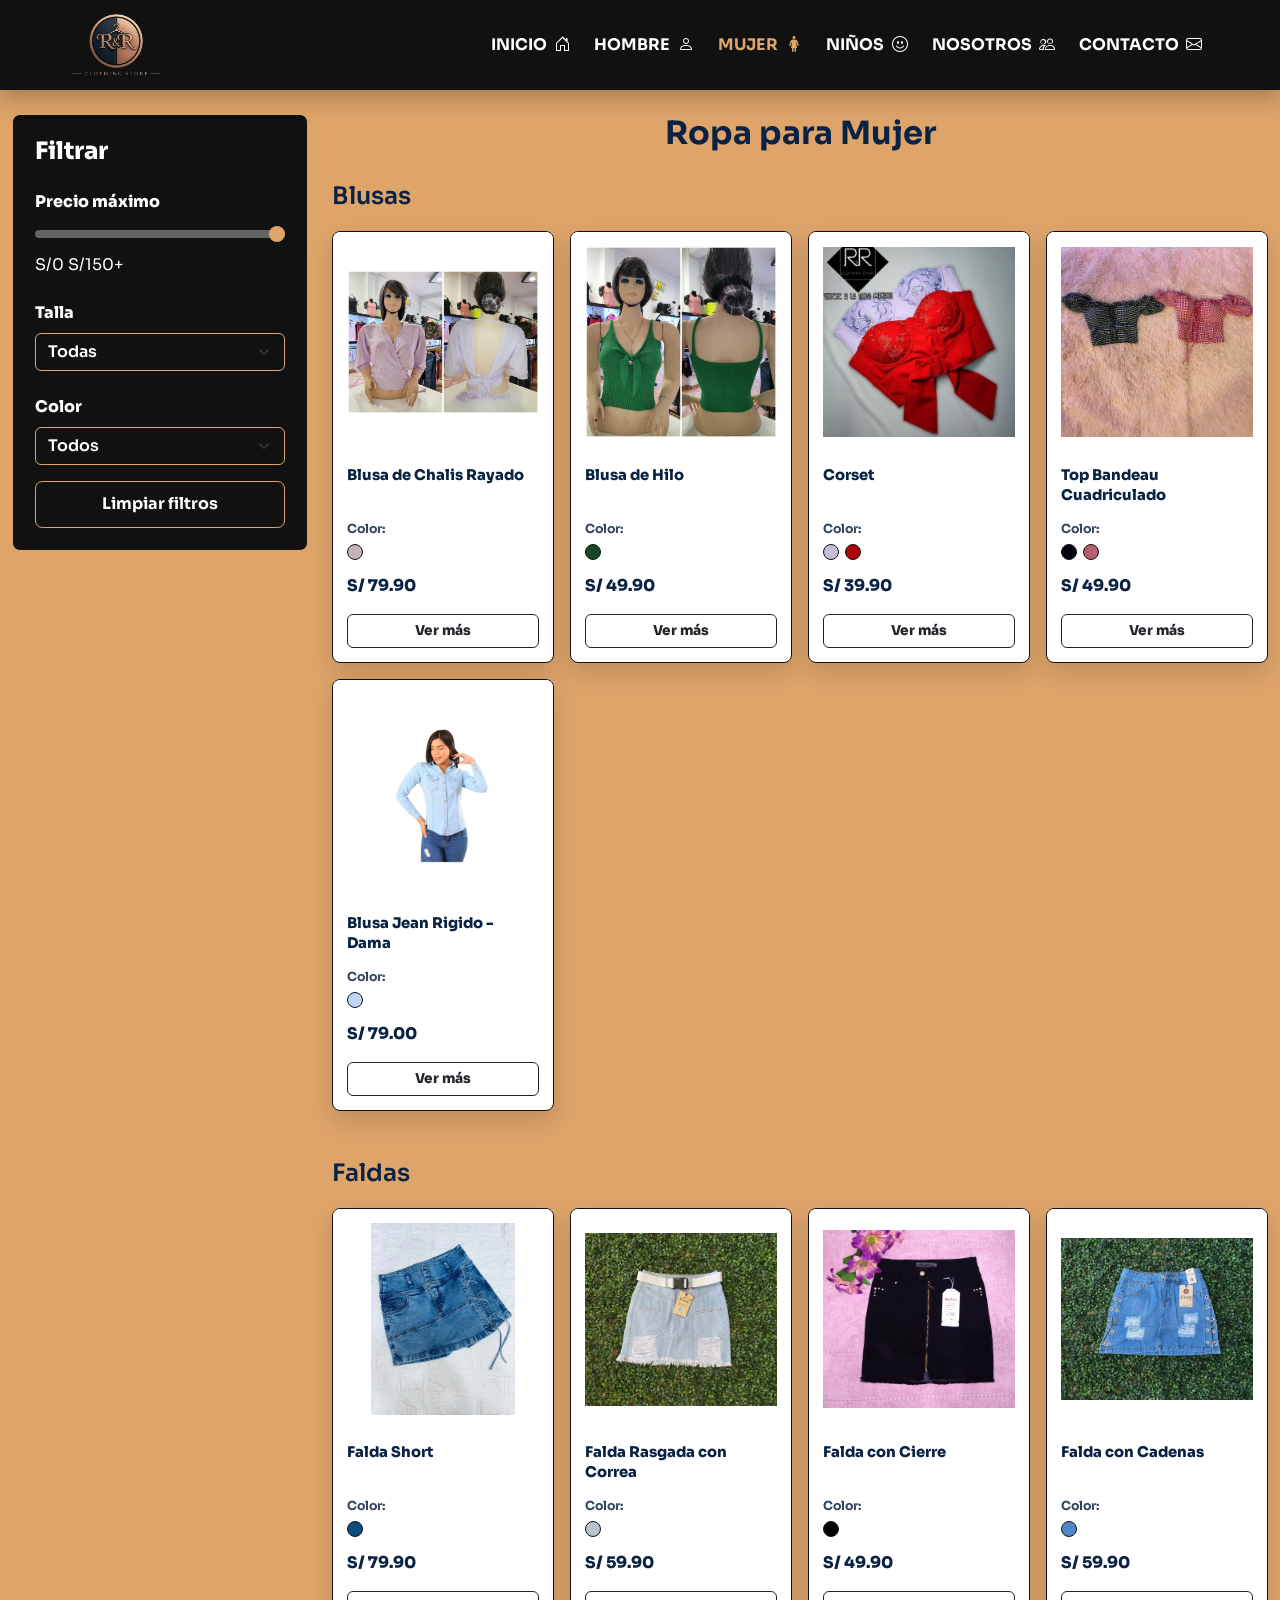
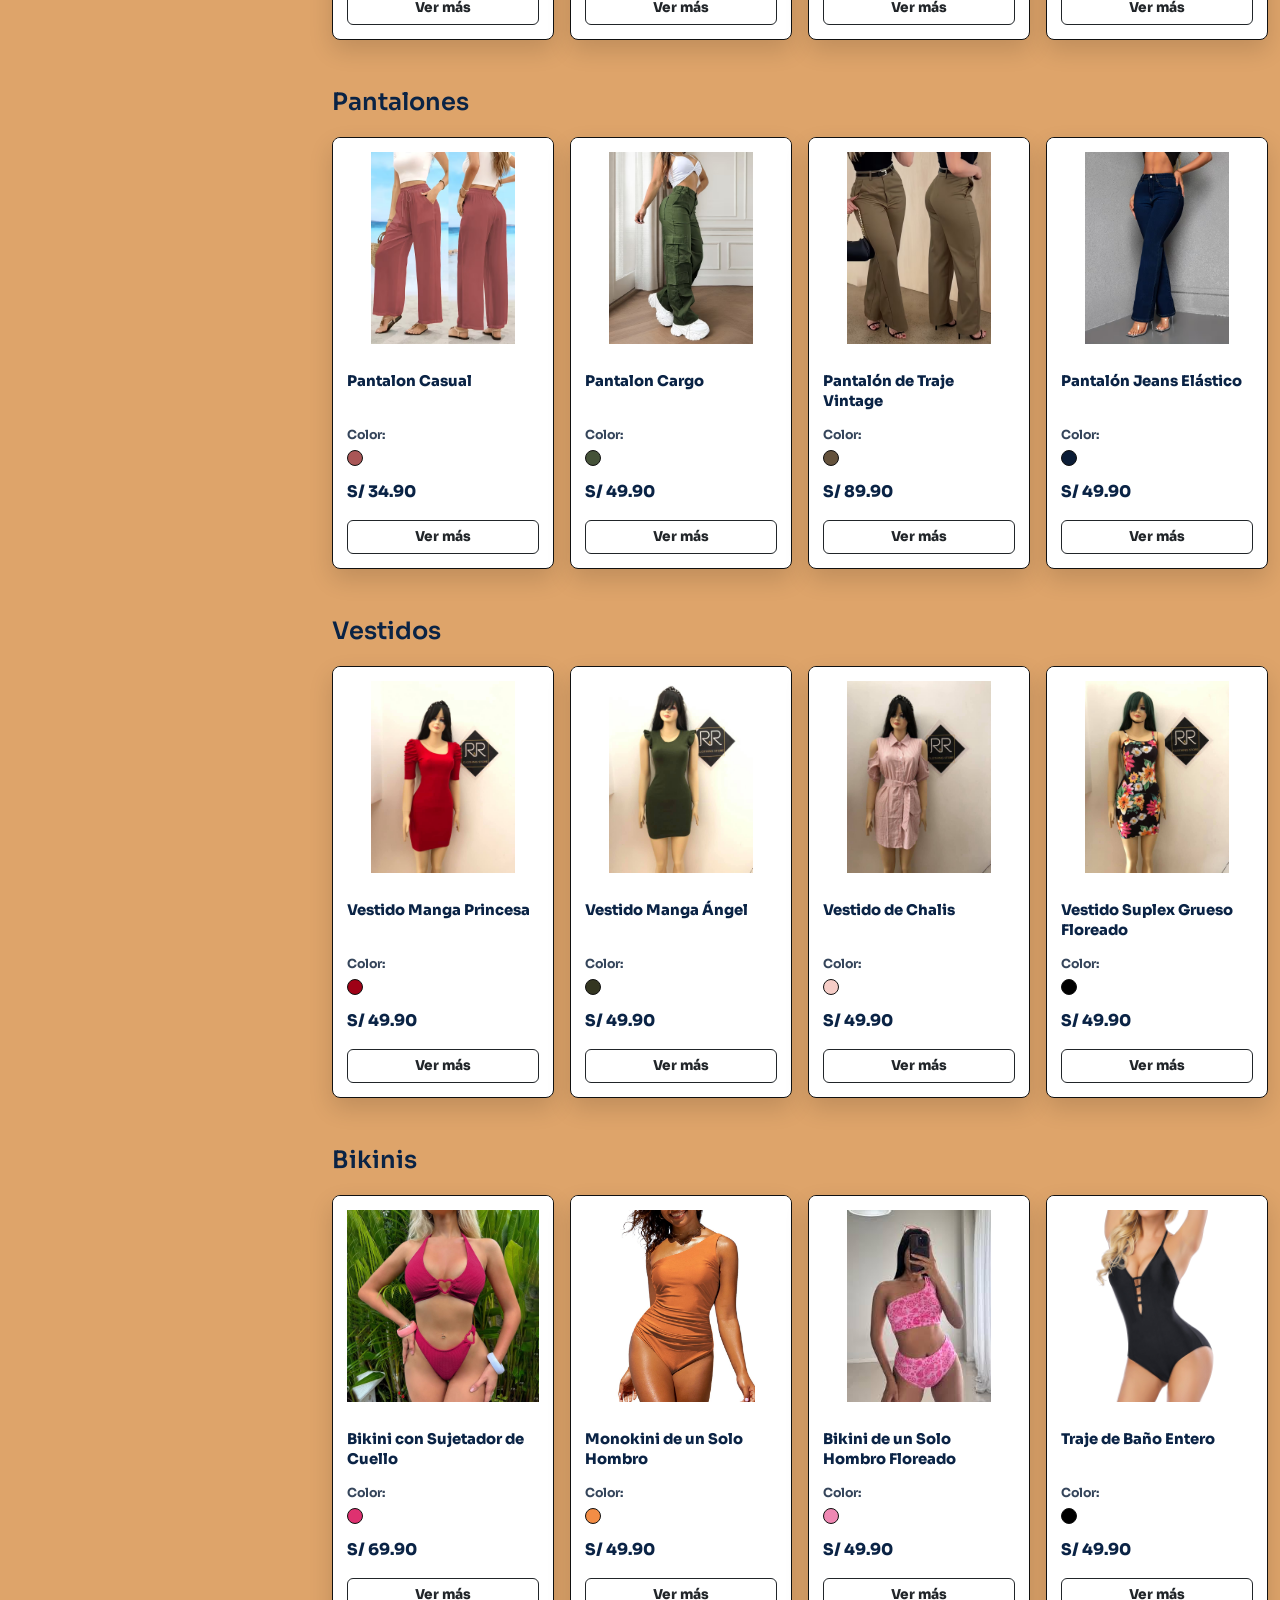
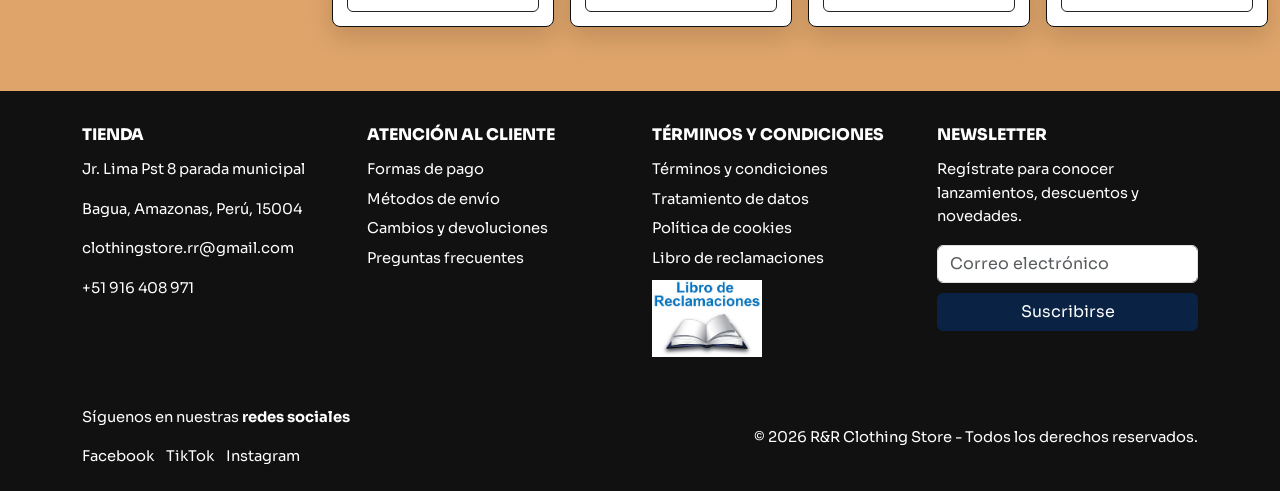
<file: mujer.html>
<!DOCTYPE html>
<html lang="es">

<head>
    <meta charset="UTF-8" />
    <meta name="viewport" content="width=device-width, initial-scale=1.0" />
    <title>R&R | Ropa para mujer</title>

    <!-- Bootstrap -->

    <link rel="stylesheet" href="https://cdn.jsdelivr.net/npm/bootstrap-icons@1.13.1/font/bootstrap-icons.min.css">
    <link rel="stylesheet" href="bootstrap-5.3.8-dist/css/bootstrap.min.css">

    <!-- CSS Propio -->
    <link rel="stylesheet" href="./css/estilos.css">
    <link rel="preconnect" href="https://fonts.googleapis.com">
    <link rel="preconnect" href="https://fonts.gstatic.com" crossorigin>
    <link
        href="https://fonts.googleapis.com/css2?family=Sora:wght@300;400;500;600;700&family=Manrope:wght@300;400;500;600;700&family=Outfit:wght@300;400;500;600;700&display=swap"
        rel="stylesheet">

</head>

<body class="category-page">
    <header class="site-header sticky-top">
        <nav class="navbar navbar-expand-lg navbar-dark container py-2" aria-label="Navegación principal">
            <a class="navbar-brand site-logo" href="index.html" aria-label="R&R Clothing Store">
                <img src="imagenes/logo/logo-transparente.png" alt="Logo de R&R Clothing Store">
            </a>

            <button class="navbar-toggler" type="button" data-bs-toggle="offcanvas" data-bs-target="#menuPrincipal"
                aria-controls="menuPrincipal" aria-label="Abrir menú">
                <span class="navbar-toggler-icon"></span>
            </button>

            <div class="offcanvas offcanvas-start" tabindex="-1" id="menuPrincipal"
                aria-labelledby="menuPrincipalLabel">
                <input class="mobile-submenu-toggle" type="checkbox" id="submenu-panel-hombre">
                <input class="mobile-submenu-toggle" type="checkbox" id="submenu-panel-mujer">
                <input class="mobile-submenu-toggle" type="checkbox" id="submenu-panel-ninos">

                <div class="offcanvas-header">
                    <h2 class="offcanvas-title fs-5" id="menuPrincipalLabel">R&R Clothing Store</h2>
                    <button type="button" class="btn-close btn-close-white" data-bs-dismiss="offcanvas"
                        aria-label="Cerrar menú"></button>
                </div>

                <div class="offcanvas-body">
                    <ul class="navbar-nav ms-auto align-items-lg-center gap-lg-2">
                        <li class="nav-item">
                            <a class="nav-link" href="index.html">
                                Inicio <i class="bi bi-house-door ms-1"></i>
                            </a>
                        </li>

                        <li class="nav-item dropdown menu-con-submenu">
                            <label class="nav-link submenu-open d-lg-none" for="submenu-panel-hombre">
                                Hombre
                                <span>
                                    <i class="bi bi-person"></i>
                                    <i class="bi bi-chevron-right"></i>
                                </span>
                            </label>
                            <a class="nav-link d-none d-lg-flex align-items-center gap-1" href="hombre.html">
                                Hombre <i class="bi bi-person ms-1"></i>
                            </a>
                            <ul class="dropdown-menu dropdown-menu-dark">
                                <li><a class="dropdown-item" href="hombre.html#polos-hombre">Polos</a></li>
                                <li><a class="dropdown-item" href="hombre.html#camisas-hombre">Camisas</a></li>
                                <li><a class="dropdown-item" href="hombre.html#pantalones-hombre">Pantalones</a></li>
                                <li><a class="dropdown-item" href="hombre.html#shorts-hombre">Shorts</a></li>
                                <li><a class="dropdown-item" href="hombre.html#casacas-hombre">Casacas</a></li>
                            </ul>
                        </li>

                        <li class="nav-item dropdown menu-con-submenu">
                            <label class="nav-link active submenu-open d-lg-none" for="submenu-panel-mujer">
                                Mujer
                                <span>
                                    <i class="bi bi-person-standing-dress"></i>
                                    <i class="bi bi-chevron-right"></i>
                                </span>
                            </label>
                            <a class="nav-link active d-none d-lg-flex align-items-center gap-1" aria-current="page"
                                href="mujer.html">
                                Mujer <i class="bi bi-person-standing-dress ms-1"></i>
                            </a>
                            <ul class="dropdown-menu dropdown-menu-dark">
                                <li><a class="dropdown-item" href="mujer.html#blusas-mujer">Blusas</a></li>
                                <li><a class="dropdown-item" href="mujer.html#faldas-mujer">Faldas</a></li>
                                <li><a class="dropdown-item" href="mujer.html#pantalones-mujer">Pantalones</a></li>
                                <li><a class="dropdown-item" href="mujer.html#vestidos-mujer">Vestidos</a></li>
                                <li><a class="dropdown-item" href="mujer.html#bikinis-mujer">Bikinis</a></li>
                            </ul>
                        </li>

                        <li class="nav-item dropdown menu-con-submenu">
                            <label class="nav-link submenu-open d-lg-none" for="submenu-panel-ninos">
                                Niños
                                <span>
                                    <i class="bi bi-emoji-smile"></i>
                                    <i class="bi bi-chevron-right"></i>
                                </span>
                            </label>
                            <a class="nav-link d-none d-lg-flex align-items-center gap-1" href="ninos.html">
                                Niños <i class="bi bi-emoji-smile ms-1"></i>
                            </a>
                            <ul class="dropdown-menu dropdown-menu-dark">
                                <li><a class="dropdown-item" href="ninos.html#polos-ninos">Polos</a></li>
                                <li><a class="dropdown-item" href="ninos.html#conjuntos-ninos">Conjuntos</a></li>
                                <li><a class="dropdown-item" href="ninos.html#shorts-ninos">Shorts</a></li>
                                <li><a class="dropdown-item" href="ninos.html#buzos-ninos">Buzos</a></li>
                            </ul>
                        </li>

                        <li class="nav-item">
                            <a class="nav-link" href="nosotros.html">Nosotros <i class="bi bi-people ms-1"></i></a>
                        </li>

                        <li class="nav-item">
                            <a class="nav-link" href="contacto.html">Contacto <i class="bi bi-envelope ms-1"></i></a>
                        </li>
                    </ul>
                </div>

                <section class="mobile-submenu-panel mobile-submenu-panel--hombre" aria-label="Categorías de hombre">
                    <div class="mobile-submenu-panel__header">
                        <h3>Hombre</h3>
                        <label class="mobile-submenu-close" for="submenu-panel-hombre"
                            aria-label="Cerrar submenú hombre">
                            <i class="bi bi-x-lg"></i>
                        </label>
                    </div>
                    <ul class="mobile-submenu-list">
                        <li><a href="hombre.html#polos-hombre">Polos</a></li>
                        <li><a href="hombre.html#camisas-hombre">Camisas</a></li>
                        <li><a href="hombre.html#pantalones-hombre">Pantalones</a></li>
                        <li><a href="hombre.html#shorts-hombre">Shorts</a></li>
                        <li><a href="hombre.html#casacas-hombre">Casacas</a></li>
                    </ul>
                </section>

                <section class="mobile-submenu-panel mobile-submenu-panel--mujer" aria-label="Categorías de mujer">
                    <div class="mobile-submenu-panel__header">
                        <h3>Mujer</h3>
                        <label class="mobile-submenu-close" for="submenu-panel-mujer" aria-label="Cerrar submenú mujer">
                            <i class="bi bi-x-lg"></i>
                        </label>
                    </div>
                    <ul class="mobile-submenu-list">
                        <li><a href="mujer.html#blusas-mujer">Blusas</a></li>
                        <li><a href="mujer.html#faldas-mujer">Faldas</a></li>
                        <li><a href="mujer.html#pantalones-mujer">Pantalones</a></li>
                        <li><a href="mujer.html#vestidos-mujer">Vestidos</a></li>
                        <li><a href="mujer.html#bikinis-mujer">Bikinis</a></li>
                    </ul>
                </section>

                <section class="mobile-submenu-panel mobile-submenu-panel--ninos" aria-label="Categorías de niños">
                    <div class="mobile-submenu-panel__header">
                        <h3>Niños</h3>
                        <label class="mobile-submenu-close" for="submenu-panel-ninos" aria-label="Cerrar submenú niños">
                            <i class="bi bi-x-lg"></i>
                        </label>
                    </div>
                    <ul class="mobile-submenu-list">
                        <li><a href="ninos.html#polos-ninos">Polos</a></li>
                        <li><a href="ninos.html#conjuntos-ninos">Conjuntos</a></li>
                        <li><a href="ninos.html#shorts-ninos">Shorts</a></li>
                        <li><a href="ninos.html#buzos-ninos">Buzos</a></li>
                    </ul>
                </section>
            </div>
        </nav>
    </header>

    <div class="container-fluid py-3">
        <!-- Contenido principal -->
        <div class="row">

            <!-- FILTRO PARA ESCRITORIO -->
            <aside class="col-lg-3 d-none d-lg-block">
                <div class="desktop-filter">
                    <h4 class="mb-4">Filtrar</h4>
                    <!-- PRECIO -->
                    <div class="mb-4">
                        <label class="form-label">Precio máximo</label>
                        <div class="price-range">
                            <input class="form-range filtro-precio" type="range" min="0" max="150" step="10" value="150"
                                aria-label="Precio máximo">
                            <div class="range-labels">
                                <span>S/0</span>
                                <span>S/150+</span>
                            </div>
                        </div>
                    </div>
                    <!-- TALLA -->
                    <div class="mb-4">
                        <label class="form-label">Talla</label>
                        <select class="form-select filtro-talla">
                            <option value="todas">Todas</option>
                            <option value="XS">XS</option>
                            <option value="S">S</option>
                            <option value="M">M</option>
                            <option value="L">L</option>
                            <option value="XL">XL</option>
                        </select>
                    </div>
                    <!-- COLOR -->
                    <div>
                        <label class="form-label">Color</label>
                        <select class="form-select filtro-color">
                            <option value="todos">Todos</option>
                            <option value="Negro">Negro</option>
                            <option value="Blanco">Blanco</option>
                            <option value="Gris">Gris</option>
                            <option value="Azul">Azul</option>
                            <option value="Beige">Beige</option>
                            <option value="Celeste">Celeste</option>
                            <option value="Rosa">Rosa</option>
                            <option value="Verde">Verde</option>
                            <option value="Morado">Morado</option>
                            <option value="Rojo">Rojo</option>
                            <option value="Marron">Marrón</option>
                            <option value="Dorado">Dorado</option>
                        </select>
                    </div>
                    <p class="resultado-filtro text-center fw-semibold text-white mt-3 mb-2 px-2" aria-live="polite"></p>
                    <button type="button" class="btn w-100 btn-limpiar-filtros">Limpiar filtros</button>
                </div>
            </aside>

            <!-- PRODUCTOS -->
            <main class="col-12 col-lg-9">
                <!-- Titulo de la página -->
                <h1 class="page-title text-center">
                    Ropa para Mujer
                </h1>

                <!-- BLUSAS -->
                <section id="blusas-mujer" class="mb-5">
                    <h2 class="section-title">Blusas</h2>
                    <div class="row g-3">
                        <!-- PRODUCTOS -->
                        <!-- Blusa 1 -->
                        <div class="col-6 col-md-4 col-lg-4 col-xl-3 product-col" data-precio="79.90" data-tallas="XS,S,M" data-colores="Rosa">
                            <div class="product-card">
                                <img src="./imagenes/mujer/blusa-mujer/blusa-1.jpg" class="img-fluid product-image"
                                    alt="Blusa">
                                <div class="product-info">
                                    <div class="product-name">Blusa de Chalis Rayado</div>
                                    <div class="color-title">Color:</div>
                                    <div class="colors">
                                        <span class="color-circle" style="background:#c7b2b9;"></span>
                                    </div>
                                    <div class="price">S/ 79.90</div>
                                    <div class="d-grid mt-3">
                                        <button class="btn btn-outline-dark btn-product" data-bs-toggle="modal"
                                            data-bs-target="#modalBlusa1">
                                            Ver más
                                        </button>
                                    </div>
                                </div>
                            </div>
                        </div>
                        <!-- Blusa 2 -->
                        <div class="col-6 col-md-4 col-lg-4 col-xl-3 product-col" data-precio="49.90" data-tallas="XS,S,M,L" data-colores="Verde">
                            <div class="product-card">
                                <img src="./imagenes/mujer/blusa-mujer/blusa-2.jpg" class="img-fluid product-image"
                                    alt="Blusa">
                                <div class="product-info">
                                    <div class="product-name">Blusa de Hilo</div>
                                    <div class="color-title">Color:</div>
                                    <div class="colors">
                                        <span class="color-circle" style="background:#124828;"></span>
                                    </div>
                                    <div class="price">S/ 49.90</div>
                                    <div class="d-grid mt-3">
                                        <button class="btn btn-outline-dark btn-product" data-bs-toggle="modal"
                                            data-bs-target="#modalBlusa2">
                                            Ver más
                                        </button>
                                    </div>
                                </div>
                            </div>
                        </div>
                        <!-- Blusa 3 -->
                        <div class="col-6 col-md-4 col-lg-4 col-xl-3 product-col" data-precio="39.90" data-tallas="M,L,XL" data-colores="Morado,Rojo">
                            <div class="product-card">
                                <img src="./imagenes/mujer/blusa-mujer/blusa-3.jpg" class="img-fluid product-image"
                                    alt="Blusa">
                                <div class="product-info">
                                    <div class="product-name">Corset</div>
                                    <div class="color-title">Color:</div>
                                    <div class="colors">
                                        <span class="color-circle" style="background:#c7bbdf;"></span>
                                        <span class="color-circle" style="background:#ad0306;"></span>
                                    </div>
                                    <div class="price">S/ 39.90</div>
                                    <div class="d-grid mt-3">
                                        <button class="btn btn-outline-dark btn-product" data-bs-toggle="modal"
                                            data-bs-target="#modalBlusa3">
                                            Ver más
                                        </button>
                                    </div>
                                </div>
                            </div>
                        </div>
                        <!-- Blusa 4 -->
                        <div class="col-6 col-md-4 col-lg-4 col-xl-3 product-col" data-precio="49.90" data-tallas="S,M" data-colores="Negro,Rojo">
                            <div class="product-card">
                                <img src="./imagenes/mujer/blusa-mujer/blusa-4.jpg" class="img-fluid product-image"
                                    alt="Blusa">
                                <div class="product-info">
                                    <div class="product-name">Top Bandeau Cuadriculado</div>
                                    <div class="color-title">Color:</div>
                                    <div class="colors">
                                        <span class="color-circle" style="background:#02030c;">
                                        </span>
                                        <span class="color-circle" style="background:#b55e73;">
                                        </span>
                                    </div>
                                    <div class="price">S/ 49.90</div>
                                    <div class="d-grid mt-3">
                                        <button class="btn btn-outline-dark btn-product" data-bs-toggle="modal"
                                            data-bs-target="#modalBlusa4">
                                            Ver más
                                        </button>
                                    </div>
                                </div>
                            </div>
                        </div>
                        <!-- Blusa 5 -->
                        <div class="col-6 col-md-4 col-lg-4 col-xl-3 product-col" data-precio="79.00" data-tallas="L" data-colores="Celeste">
                            <div class="product-card">
                                <img src="./imagenes/mujer/blusa-mujer/Blusa Jean Rigido - Dama.png" class="img-fluid product-image"
                                    alt="Blusa">
                                <div class="product-info">
                                    <div class="product-name">Blusa Jean Rigido - Dama</div>
                                    <div class="color-title">Color:</div>
                                    <div class="colors">
                                        <span class="color-circle" style="background:#bcd6f4;"></span>
                                    </div>
                                    <div class="price">S/ 79.00</div>
                                    <div class="d-grid mt-3">
                                        <button class="btn btn-outline-dark btn-product" data-bs-toggle="modal"
                                            data-bs-target="#modalBlusa5">
                                            Ver más
                                        </button>
                                    </div>
                                </div>
                            </div>
                        </div>
                    </div>
                </section>

                <!-- FALDAS -->
                <section id="faldas-mujer" class="mb-5">
                    <h2 class="section-title">Faldas</h2>
                    <div class="row g-3">
                        <!-- PRODUCTOS -->
                        <!-- Falda 1 -->
                        <div class="col-6 col-md-4 col-lg-4 col-xl-3 product-col" data-precio="79.90" data-tallas="XS,S,M,L" data-colores="Azul">
                            <div class="product-card">
                                <img src="./imagenes/mujer/falda-mujer/falda-1.jpg" class="img-fluid product-image"
                                    alt="Falda">
                                <div class="product-info">
                                    <div class="product-name">Falda Short</div>
                                    <div class="color-title">Color:</div>
                                    <div class="colors">
                                        <span class="color-circle" style="background:#0a4e7e;"></span>
                                    </div>
                                    <div class="price">S/ 79.90</div>
                                    <div class="d-grid mt-3">
                                        <button class="btn btn-outline-dark btn-product" data-bs-toggle="modal"
                                            data-bs-target="#modalFalda1">
                                            Ver más
                                        </button>
                                    </div>
                                </div>
                            </div>
                        </div>
                        <!-- Falda 2 -->
                        <div class="col-6 col-md-4 col-lg-4 col-xl-3 product-col" data-precio="59.90" data-tallas="M,L" data-colores="Celeste">
                            <div class="product-card">
                                <img src="./imagenes/mujer/falda-mujer/falda-2.jpg" class="img-fluid product-image"
                                    alt="Falda">
                                <div class="product-info">
                                    <div class="product-name">Falda Rasgada con Correa</div>
                                    <div class="color-title">Color:</div>
                                    <div class="colors">
                                        <span class="color-circle" style="background:#bbc3ce;"></span>
                                    </div>
                                    <div class="price">S/ 59.90</div>
                                    <div class="d-grid mt-3">
                                        <button class="btn btn-outline-dark btn-product" data-bs-toggle="modal"
                                            data-bs-target="#modalFalda2">
                                            Ver más
                                        </button>
                                    </div>
                                </div>
                            </div>
                        </div>
                        <!-- Falda 3 -->
                        <div class="col-6 col-md-4 col-lg-4 col-xl-3 product-col" data-precio="49.90" data-tallas="S,M,XL" data-colores="Negro">
                            <div class="product-card">
                                <img src="./imagenes/mujer/falda-mujer/falda-3.jpg" class="img-fluid product-image"
                                    alt="Falda">
                                <div class="product-info">
                                    <div class="product-name">Falda con Cierre</div>
                                    <div class="color-title">Color:</div>
                                    <div class="colors">
                                        <span class="color-circle" style="background:#000;"></span>
                                    </div>
                                    <div class="price">S/ 49.90</div>
                                    <div class="d-grid mt-3">
                                        <button class="btn btn-outline-dark btn-product" data-bs-toggle="modal"
                                            data-bs-target="#modalFalda3">
                                            Ver más
                                        </button>
                                    </div>
                                </div>
                            </div>
                        </div>
                        <!-- Falda 4 -->
                        <div class="col-6 col-md-4 col-lg-4 col-xl-3 product-col" data-precio="59.90" data-tallas="M,L,XL" data-colores="Azul">
                            <div class="product-card">
                                <img src="./imagenes/mujer/falda-mujer/falda-4.jpg" class="img-fluid product-image"
                                    alt="Falda">
                                <div class="product-info">
                                    <div class="product-name">Falda con Cadenas</div>
                                    <div class="color-title">Color:</div>
                                    <div class="colors">
                                        <span class="color-circle" style="background:#5086c6;"></span>
                                    </div>
                                    <div class="price">S/ 59.90</div>
                                    <div class="d-grid mt-3">
                                        <button class="btn btn-outline-dark btn-product" data-bs-toggle="modal"
                                            data-bs-target="#modalFalda4">
                                            Ver más
                                        </button>
                                    </div>
                                </div>
                            </div>
                        </div>
                    </div>
                </section>

                <!-- PANTALONES -->
                <section id="pantalones-mujer" class="mb-5">
                    <h2 class="section-title">
                        Pantalones
                    </h2>
                    <div class="row g-3">
                        <!-- PRODUCTOS -->
                        <!-- Pantalon 1 -->
                        <div class="col-6 col-md-4 col-lg-4 col-xl-3 product-col" data-precio="34.90" data-tallas="S,M,L" data-colores="Rosa">
                            <div class="product-card">
                                <img src="./imagenes/mujer/jeans-mujer/pantalon-1.avif" class="img-fluid product-image"
                                    alt="Pantalon">
                                <div class="product-info">
                                    <div class="product-name">Pantalon Casual</div>
                                    <div class="color-title">Color:</div>
                                    <div class="colors">
                                        <span class="color-circle" style="background:#a95656;"></span>
                                    </div>
                                    <div class="price">S/ 34.90</div>
                                    <div class="d-grid mt-3">
                                        <button class="btn btn-outline-dark btn-product" data-bs-toggle="modal"
                                            data-bs-target="#modalPantalonM1">
                                            Ver más
                                        </button>
                                    </div>
                                </div>
                            </div>
                        </div>
                        <!-- Pantalon 2 -->
                        <div class="col-6 col-md-4 col-lg-4 col-xl-3 product-col" data-precio="49.90" data-tallas="M" data-colores="Verde">
                            <div class="product-card">
                                <img src="./imagenes/mujer/jeans-mujer/pantalon-2.avif" class="img-fluid product-image"
                                    alt="Pantalon">
                                <div class="product-info">
                                    <div class="product-name">Pantalon Cargo</div>
                                    <div class="color-title">Color:</div>
                                    <div class="colors">
                                        <span class="color-circle" style="background:#455238;"></span>
                                    </div>
                                    <div class="price">S/ 49.90</div>
                                    <div class="d-grid mt-3">
                                        <button class="btn btn-outline-dark btn-product" data-bs-toggle="modal"
                                            data-bs-target="#modalPantalonM2">
                                            Ver más
                                        </button>
                                    </div>
                                </div>
                            </div>
                        </div>
                        <!-- Pantalon 3 -->
                        <div class="col-6 col-md-4 col-lg-4 col-xl-3 product-col" data-precio="89.90" data-tallas="S,M" data-colores="Marron">
                            <div class="product-card">
                                <img src="./imagenes/mujer/jeans-mujer/pantalon-3.avif" class="img-fluid product-image"
                                    alt="Pantalon">
                                <div class="product-info">
                                    <div class="product-name">Pantalón de Traje Vintage</div>
                                    <div class="color-title">Color:</div>
                                    <div class="colors">
                                        <span class="color-circle" style="background:#64523c;"></span>
                                    </div>
                                    <div class="price">S/ 89.90</div>
                                    <div class="d-grid mt-3">
                                        <button class="btn btn-outline-dark btn-product" data-bs-toggle="modal"
                                            data-bs-target="#modalPantalonM3">
                                            Ver más
                                        </button>
                                    </div>
                                </div>
                            </div>
                        </div>
                        <!-- Pantalon 4 -->
                        <div class="col-6 col-md-4 col-lg-4 col-xl-3 product-col" data-precio="49.90" data-tallas="S,M" data-colores="Azul">
                            <div class="product-card">
                                <img src="./imagenes/mujer/jeans-mujer/pantalon-4.avif" class="img-fluid product-image"
                                    alt="Pantalon">
                                <div class="product-info">
                                    <div class="product-name">Pantalón Jeans Elástico</div>
                                    <div class="color-title">Color:</div>
                                    <div class="colors">
                                        <span class="color-circle" style="background:#0b1c36;"></span>
                                    </div>
                                    <div class="price">S/ 49.90</div>
                                    <div class="d-grid mt-3">
                                        <button class="btn btn-outline-dark btn-product" data-bs-toggle="modal"
                                            data-bs-target="#modalPantalonM4">
                                            Ver más
                                        </button>
                                    </div>
                                </div>
                            </div>
                        </div>
                    </div>
                </section>

                <!-- VESTIDOS -->
                <section id="vestidos-mujer" class="mb-5">
                    <h2 class="section-title">
                        Vestidos
                    </h2>
                    <div class="row g-3">
                        <!-- PRODUCTOS -->
                        <!-- Vestido 1 -->
                        <div class="col-6 col-md-4 col-lg-4 col-xl-3 product-col" data-precio="49.90" data-tallas="S,M,L" data-colores="Rojo">
                            <div class="product-card">
                                <img src="./imagenes/mujer/vestido-mujer/vestido-1.jpg" class="img-fluid product-image"
                                    alt="Vestido">
                                <div class="product-info">
                                    <div class="product-name">Vestido Manga Princesa</div>
                                    <div class="color-title">Color:</div>
                                    <div class="colors">
                                        <span class="color-circle" style="background:#9e0116;"></span>
                                    </div>
                                    <div class="price">S/ 49.90</div>
                                    <div class="d-grid mt-3">
                                        <button class="btn btn-outline-dark btn-product" data-bs-toggle="modal"
                                            data-bs-target="#modalVestido1">
                                            Ver más
                                        </button>
                                    </div>
                                </div>
                            </div>
                        </div>
                        <!-- Vestido 2 -->
                        <div class="col-6 col-md-4 col-lg-4 col-xl-3 product-col" data-precio="59.90" data-tallas="XS,M,L" data-colores="Verde">
                            <div class="product-card">
                                <img src="./imagenes/mujer/vestido-mujer/vestido-2.jpg" class="img-fluid product-image"
                                    alt="Vestido">
                                <div class="product-info">
                                    <div class="product-name">Vestido Manga Ángel</div>
                                    <div class="color-title">Color:</div>
                                    <div class="colors">
                                        <span class="color-circle" style="background:#343621;"></span>
                                    </div>
                                    <div class="price">S/ 49.90</div>
                                    <div class="d-grid mt-3">
                                        <button class="btn btn-outline-dark btn-product" data-bs-toggle="modal"
                                            data-bs-target="#modalVestido2">
                                            Ver más
                                        </button>
                                    </div>
                                </div>
                            </div>
                        </div>
                        <!-- Vestido 3 -->
                        <div class="col-6 col-md-4 col-lg-4 col-xl-3 product-col" data-precio="49.90" data-tallas="M,L,XL" data-colores="Rosa">
                            <div class="product-card">
                                <img src="./imagenes/mujer/vestido-mujer/vestido-3.jpg" class="img-fluid product-image"
                                    alt="Vestido">
                                <div class="product-info">
                                    <div class="product-name">Vestido de Chalis</div>
                                    <div class="color-title">Color:</div>
                                    <div class="colors">
                                        <span class="color-circle" style="background:#f6cdc7;"></span>
                                    </div>
                                    <div class="price">S/ 49.90</div>
                                    <div class="d-grid mt-3">
                                        <button class="btn btn-outline-dark btn-product" data-bs-toggle="modal"
                                            data-bs-target="#modalVestido3">
                                            Ver más
                                        </button>
                                    </div>
                                </div>
                            </div>
                        </div>
                        <!-- Vestido 4 -->
                        <div class="col-6 col-md-4 col-lg-4 col-xl-3 product-col" data-precio="49.90" data-tallas="M,L,XL" data-colores="Negro">
                            <div class="product-card">
                                <img src="./imagenes/mujer/vestido-mujer/vestido-4.jpg" class="img-fluid product-image"
                                    alt="Vestido">
                                <div class="product-info">
                                    <div class="product-name">Vestido Suplex Grueso Floreado</div>
                                    <div class="color-title">Color:</div>
                                    <div class="colors">
                                        <span class="color-circle" style="background:#000;"></span>
                                    </div>
                                    <div class="price">S/ 49.90</div>
                                    <div class="d-grid mt-3">
                                        <button class="btn btn-outline-dark btn-product" data-bs-toggle="modal"
                                            data-bs-target="#modalVestido4">
                                            Ver más
                                        </button>
                                    </div>
                                </div>
                            </div>
                        </div>
                    </div>
                </section>

                <!-- BIKINIS -->
                <section id="bikinis-mujer" class="mb-5">
                    <h2 class="section-title">
                        Bikinis
                    </h2>
                    <div class="row g-3">
                        <!-- PRODUCTOS -->
                        <!-- Bikini 1 -->
                        <div class="col-6 col-md-4 col-lg-4 col-xl-3 product-col" data-precio="69.90" data-tallas="XS,S,M" data-colores="Rosa">
                            <div class="product-card">
                                <img src="./imagenes/mujer/bikinis-mujer/bikini-1.jpg" class="img-fluid product-image"
                                    alt="Bikini">
                                <div class="product-info">
                                    <div class="product-name">Bikini con Sujetador de Cuello</div>
                                    <div class="color-title">Color:</div>
                                    <div class="colors">
                                        <span class="color-circle" style="background:#de3170;"></span>
                                    </div>
                                    <div class="price">S/ 69.90</div>
                                    <div class="d-grid mt-3">
                                        <button class="btn btn-outline-dark btn-product" data-bs-toggle="modal"
                                            data-bs-target="#modalBikini1">
                                            Ver más
                                        </button>
                                    </div>
                                </div>
                            </div>
                        </div>
                        <!-- Bikini 2 -->
                        <div class="col-6 col-md-4 col-lg-4 col-xl-3 product-col" data-precio="49.90" data-tallas="XS,S,M,L,XL" data-colores="Dorado">
                            <div class="product-card">
                                <img src="./imagenes/mujer/bikinis-mujer/bikini-2.jpg" class="img-fluid product-image"
                                    alt="Bikini">
                                <div class="product-info">
                                    <div class="product-name">Monokini de un Solo Hombro</div>
                                    <div class="color-title">Color:</div>
                                    <div class="colors">
                                        <span class="color-circle" style="background:#f38d45;"></span>
                                    </div>
                                    <div class="price">S/ 49.90</div>
                                    <div class="d-grid mt-3">
                                        <button class="btn btn-outline-dark btn-product" data-bs-toggle="modal"
                                            data-bs-target="#modalBikini2">
                                            Ver más
                                        </button>
                                    </div>
                                </div>
                            </div>
                        </div>
                        <!-- Bikini 3 -->
                        <div class="col-6 col-md-4 col-lg-4 col-xl-3 product-col" data-precio="44.90" data-tallas="S,M,L" data-colores="Rosa">
                            <div class="product-card">
                                <img src="./imagenes/mujer/bikinis-mujer/bikini-3.jpg" class="img-fluid product-image"
                                    alt="Bikini">
                                <div class="product-info">
                                    <div class="product-name">Bikini de un Solo Hombro Floreado</div>
                                    <div class="color-title">Color:</div>
                                    <div class="colors">
                                        <span class="color-circle" style="background:#ef88b3;"></span>
                                    </div>
                                    <div class="price">S/ 49.90</div>
                                    <div class="d-grid mt-3">
                                        <button class="btn btn-outline-dark btn-product" data-bs-toggle="modal"
                                            data-bs-target="#modalBikini3">
                                            Ver más
                                        </button>
                                    </div>
                                </div>
                            </div>
                        </div>
                        <!-- Bikini 4 -->
                        <div class="col-6 col-md-4 col-lg-4 col-xl-3 product-col" data-precio="49.90" data-tallas="M,L,XL" data-colores="Negro">
                            <div class="product-card">
                                <img src="./imagenes/mujer/bikinis-mujer/bikini-4.jpg" class="img-fluid product-image"
                                    alt="Bikini">
                                <div class="product-info">
                                    <div class="product-name">Traje de Baño Entero</div>
                                    <div class="color-title">Color:</div>
                                    <div class="colors">
                                        <span class="color-circle" style="background:#000;">
                                        </span>
                                    </div>
                                    <div class="price">S/ 49.90</div>
                                    <div class="d-grid mt-3">
                                        <button class="btn btn-outline-dark btn-product" data-bs-toggle="modal"
                                            data-bs-target="#modalBikini4">
                                            Ver más
                                        </button>
                                    </div>
                                </div>
                            </div>
                        </div>
                    </div>
                </section>
            </main>
        </div>
    </div>

    <!-- FILTRO PARA MOVIL -->
    <div class="filter-bar d-lg-none">
        <button class="btn filter-toggle w-100" data-bs-toggle="offcanvas" data-bs-target="#mobileFilter">

            <i class="bi bi-funnel"></i>
            Filtrar
        </button>
    </div>

    <!-- OFFCANVAS -->
    <div class="offcanvas offcanvas-bottom product-filter-offcanvas d-lg-none" tabindex="-1" id="mobileFilter">
        <div class="offcanvas-header">
            <h5 class="offcanvas-title">Filtrar Productos</h5>
            <button type="button" class="btn-close" data-bs-dismiss="offcanvas">
            </button>
        </div>
        <div class="offcanvas-body">
            <!-- PRECIO -->
            <div class="mb-4">
                <label class="form-label">Precio máximo</label>
                <div class="price-range">
                    <input class="form-range filtro-precio" type="range" min="0" max="150" step="10" value="150"
                        aria-label="Precio máximo">
                    <div class="range-labels">
                        <span>S/0</span>
                        <span>S/150+</span>
                    </div>
                </div>
            </div>
            <!-- TALLA -->
            <div class="mb-4">
                <label class="form-label">Talla</label>
                <select class="form-select filtro-talla">
                    <option value="todas">Todas</option>
                    <option value="XS">XS</option>
                    <option value="S">S</option>
                    <option value="M">M</option>
                    <option value="L">L</option>
                    <option value="XL">XL</option>
                </select>
            </div>
            <!-- COLOR -->
            <div>
                <label class="form-label">Color</label>
                <select class="form-select filtro-color">
                    <option value="todos">Todos</option>
                    <option value="Negro">Negro</option>
                    <option value="Blanco">Blanco</option>
                    <option value="Gris">Gris</option>
                    <option value="Azul">Azul</option>
                    <option value="Beige">Beige</option>
                    <option value="Celeste">Celeste</option>
                    <option value="Rosa">Rosa</option>
                    <option value="Verde">Verde</option>
                    <option value="Morado">Morado</option>
                    <option value="Rojo">Rojo</option>
                    <option value="Marron">Marrón</option>
                    <option value="Dorado">Dorado</option>
                </select>
            </div>
            <!-- BOTÓN DE LIMPIAR FILTRO -->
            <button type="button" class="btn w-100 btn-limpiar-filtros mt-3">Limpiar filtros</button>
        </div>
    </div>

    <!-- MODAL PRODUCTO -->
    <!-- Modal - Blusas -->
    <!-- Modal blusa 1 -->
    <div class="modal fade" id="modalBlusa1" tabindex="-1" aria-hidden="true">
        <div class="modal-dialog modal-dialog-centered modal-lg modal-producto-ajustado">
            <div class="modal-content modal-producto-contenido">
                <!-- CABECERA -->
                <div class="modal-header">
                    <h5 class="modal-title">Blusa de Chalis Rayado</h5>
                    <button type="button" class="btn-close" data-bs-dismiss="modal">
                    </button>
                </div>
                <!-- CONTENIDO -->
                <div class="modal-body modal-producto-cuerpo">
                    <!-- CARRUSEL -->
                    <div id="carouselBlusa1" class="carousel slide">
                        <div class="carousel-inner">
                            <div class="carousel-item active">
                                <img src="./imagenes/mujer/blusa-mujer/blusa-1.jpg"
                                    class="img-fluid d-block w-100 modal-producto-imagen" alt="Blusa">
                            </div>
                        </div>
                        <!-- FLECHA IZQUIERDA -->
                        <button class="carousel-control-prev" type="button" data-bs-target="#carouselBlusa1"
                            data-bs-slide="prev">
                            <span class="carousel-control-prev-icon">
                            </span>
                        </button>
                        <!-- FLECHA DERECHA -->
                        <button class="carousel-control-next" type="button" data-bs-target="#carouselBlusa1"
                            data-bs-slide="next">
                            <span class="carousel-control-next-icon">
                            </span>
                        </button>
                    </div>
                    <!-- INFORMACION -->
                    <div class="mt-4">
                        <h4>Blusa de Chalis Rayado</h4>
                        <hr>
                        <p><strong>Material:</strong> Tela</p>
                        <p><strong>Diseño:</strong> Liso.</p>
                        <p><strong>Tallas:</strong> XS, S, M.</p>
                        <p><strong>Colores:</strong> Rosa.</p>
                        <p>
                            <strong>Descripción:</strong>
                            Blusa de chalis rayado, con diseño elegante y cómodo, ideal para ocasiones casuales o formales.
                        </p>
                        <h3 class="mt-3">S/ 79.90</h3>
                    </div>
                </div>
                <!-- PIE -->
                <div class="modal-footer">
                    <a href="https://wa.me/51916408971?text=Hola,%20quiero%20información%20de%20la%20Blusa%20de%20Chalis%20Rayado"
                        target="_blank" class="btn btn-success w-100">
                        <i class="bi bi-whatsapp"></i>
                        Consultar por WhatsApp
                    </a>
                </div>
            </div>
        </div>
    </div>
    <!-- Modal blusa 2 -->
    <div class="modal fade" id="modalBlusa2" tabindex="-1" aria-hidden="true">
        <div class="modal-dialog modal-dialog-centered modal-lg modal-producto-ajustado">
            <div class="modal-content modal-producto-contenido">
                <!-- CABECERA -->
                <div class="modal-header">
                    <h5 class="modal-title">Blusa de Hilo</h5>
                    <button type="button" class="btn-close" data-bs-dismiss="modal">
                    </button>
                </div>
                <!-- CONTENIDO -->
                <div class="modal-body modal-producto-cuerpo">
                    <!-- CARRUSEL -->
                    <div id="carouselBlusa2" class="carousel slide">
                        <div class="carousel-inner">
                            <div class="carousel-item active">
                                <img src="./imagenes/mujer/blusa-mujer/blusa-2.jpg"
                                    class="img-fluid d-block w-100 modal-producto-imagen" alt="Blusa">
                            </div>
                        </div>
                        <!-- FLECHA IZQUIERDA -->
                        <button class="carousel-control-prev" type="button" data-bs-target="#carouselBlusa2"
                            data-bs-slide="prev">
                            <span class="carousel-control-prev-icon">
                            </span>
                        </button>
                        <!-- FLECHA DERECHA -->
                        <button class="carousel-control-next" type="button" data-bs-target="#carouselBlusa2"
                            data-bs-slide="next">
                            <span class="carousel-control-next-icon">
                            </span>
                        </button>
                    </div>
                    <!-- INFORMACION -->
                    <div class="mt-4">
                        <h4>Blusa de Hilo</h4>
                        <hr>
                        <p><strong>Material:</strong> Hilo</p>
                        <p><strong>Diseño:</strong> Tejido.</p>
                        <p><strong>Tallas:</strong> XS, S, M y L.</p>
                        <p><strong>Colores:</strong> Verde.</p>
                        <p>
                            <strong>Descripción:</strong>
                            Blusa de hilo, con diseño elegante y cómodo, ideal para ocasiones casuales o formales.
                        </p>
                        <h3 class="mt-3">S/ 49.90</h3>
                    </div>
                </div>
                <!-- PIE -->
                <div class="modal-footer">
                    <a href="https://wa.me/51916408971?text=Hola,%20quiero%20información%20de%20la%20Blusa%20de%20Hilo"
                        target="_blank" class="btn btn-success w-100">
                        <i class="bi bi-whatsapp"></i>
                        Consultar por WhatsApp
                    </a>
                </div>
            </div>
        </div>
    </div>
    <!-- Modal blusa 3 -->
    <div class="modal fade" id="modalBlusa3" tabindex="-1" aria-hidden="true">
        <div class="modal-dialog modal-dialog-centered modal-lg modal-producto-ajustado">
            <div class="modal-content modal-producto-contenido">
                <!-- CABECERA -->
                <div class="modal-header">
                    <h5 class="modal-title">Corset</h5>
                    <button type="button" class="btn-close" data-bs-dismiss="modal">
                    </button>
                </div>
                <!-- CONTENIDO -->
                <div class="modal-body modal-producto-cuerpo">
                    <!-- CARRUSEL -->
                    <div id="carouselBlusa3" class="carousel slide">
                        <div class="carousel-inner">
                            <div class="carousel-item active">
                                <img src="./imagenes/mujer/blusa-mujer/blusa-3.jpg"
                                    class="img-fluid d-block w-100 modal-producto-imagen" alt="Blusa">
                            </div>
                        </div>
                        <!-- FLECHA IZQUIERDA -->
                        <button class="carousel-control-prev" type="button" data-bs-target="#carouselBlusa3"
                            data-bs-slide="prev">
                            <span class="carousel-control-prev-icon">
                            </span>
                        </button>
                        <!-- FLECHA DERECHA -->
                        <button class="carousel-control-next" type="button" data-bs-target="#carouselBlusa3"
                            data-bs-slide="next">
                            <span class="carousel-control-next-icon">
                            </span>
                        </button>
                    </div>
                    <!-- INFORMACION -->
                    <div class="mt-4">
                        <h4>Corset</h4>
                        <hr>
                        <p><strong>Material:</strong> Tela</p>
                        <p><strong>Diseño:</strong> Liso.</p>
                        <p><strong>Tallas:</strong> M, L y XL.</p>
                        <p><strong>Colores:</strong> Morado, Rojo.</p>
                        <p>
                            <strong>Descripción:</strong>
                            Corset, con diseño elegante y cómodo, ideal para ocasiones casuales o formales.
                        </p>
                        <h3 class="mt-3">S/ 39.90</h3>
                    </div>
                </div>
                <!-- PIE -->
                <div class="modal-footer">
                    <a href="https://wa.me/51916408971?text=Hola,%20quiero%20información%20del%20Corset"
                        target="_blank" class="btn btn-success w-100">
                        <i class="bi bi-whatsapp"></i>
                        Consultar por WhatsApp
                    </a>
                </div>
            </div>
        </div>
    </div>
    <!-- Modal blusa 4 -->
    <div class="modal fade" id="modalBlusa4" tabindex="-1" aria-hidden="true">
        <div class="modal-dialog modal-dialog-centered modal-lg modal-producto-ajustado">
            <div class="modal-content modal-producto-contenido">
                <!-- CABECERA -->
                <div class="modal-header">
                    <h5 class="modal-title">Top Bandeau Cuadriculado</h5>
                    <button type="button" class="btn-close" data-bs-dismiss="modal">
                    </button>
                </div>
                <!-- CONTENIDO -->
                <div class="modal-body modal-producto-cuerpo">
                    <!-- CARRUSEL -->
                    <div id="carouselBlusa4" class="carousel slide">
                        <div class="carousel-inner">
                            <div class="carousel-item active">
                                <img src="./imagenes/mujer/blusa-mujer/blusa-4.jpg"
                                    class="img-fluid d-block w-100 modal-producto-imagen" alt="Blusa">
                            </div>
                        </div>
                        <!-- FLECHA IZQUIERDA -->
                        <button class="carousel-control-prev" type="button" data-bs-target="#carouselBlusa4"
                            data-bs-slide="prev">
                            <span class="carousel-control-prev-icon">
                            </span>
                        </button>
                        <!-- FLECHA DERECHA -->
                        <button class="carousel-control-next" type="button" data-bs-target="#carouselBlusa4"
                            data-bs-slide="next">
                            <span class="carousel-control-next-icon">
                            </span>
                        </button>
                    </div>
                    <!-- INFORMACION -->
                    <div class="mt-4">
                        <h4>Top Bandeau Cuadriculado</h4>
                        <hr>
                        <p><strong>Material:</strong> Tela</p>
                        <p><strong>Diseño:</strong> Liso.</p>
                        <p><strong>Tallas:</strong> S, M.</p>
                        <p><strong>Colores:</strong> Negro y Rojo.</p>
                        <p>
                            <strong>Descripción:</strong>
                            Top Bandeau Cuadriculado elegante.
                        </p>
                        <h3 class="mt-3">S/ 79.90</h3>
                    </div>
                </div>
                <!-- PIE -->
                <div class="modal-footer">
                    <a href="https://wa.me/51916408971?text=Hola,%20quiero%20información%20del%20Top%20Bandeau%20Cuadriculado"
                        target="_blank" class="btn btn-success w-100">
                        <i class="bi bi-whatsapp"></i>
                        Consultar por WhatsApp
                    </a>
                </div>
            </div>
        </div>
    </div>
    <!-- Modal blusa 5 -->
    <div class="modal fade" id="modalBlusa5" tabindex="-1" aria-hidden="true">
        <div class="modal-dialog modal-dialog-centered modal-lg modal-producto-ajustado">
            <div class="modal-content modal-producto-contenido">
                <!-- CABECERA -->
                <div class="modal-header">
                    <h5 class="modal-title">Blusa Jean Rigido - Dama</h5>
                    <button type="button" class="btn-close" data-bs-dismiss="modal">
                    </button>
                </div>
                <!-- CONTENIDO -->
                <div class="modal-body modal-producto-cuerpo">
                    <!-- CARRUSEL -->
                    <div id="carouselBlusa1" class="carousel slide">
                        <div class="carousel-inner">
                            <div class="carousel-item active">
                                <img src="./imagenes/mujer/blusa-mujer/Blusa Jean Rigido - Dama.png"
                                    class="img-fluid d-block w-100 modal-producto-imagen" alt="Blusa">
                            </div>
                        </div>
                        <!-- FLECHA IZQUIERDA -->
                        <button class="carousel-control-prev" type="button" data-bs-target="#carouselBlusa1"
                            data-bs-slide="prev">
                            <span class="carousel-control-prev-icon">
                            </span>
                        </button>
                        <!-- FLECHA DERECHA -->
                        <button class="carousel-control-next" type="button" data-bs-target="#carouselBlusa1"
                            data-bs-slide="next">
                            <span class="carousel-control-next-icon">
                            </span>
                        </button>
                    </div>
                    <!-- INFORMACION -->
                    <div class="mt-4">
                        <h4>Blusa Jean Rigido - Dama</h4>
                        <hr>
                        <p><strong>Material:</strong> Denim</p>
                        <p><strong>Diseño:</strong> Liso.</p>
                        <p><strong>Tallas:</strong> L.</p>
                        <p><strong>Colores:</strong> Celeste.</p>
                        <p>
                            <strong>Descripción:</strong>
                            Blusa de jean rígido para dama, con diseño elegante y cómodo, ideal para ocasiones casuales o formales.
                        </p>
                        <h3 class="mt-3">S/ 79.90</h3>
                    </div>
                </div>
                <!-- PIE -->
                <div class="modal-footer">
                    <a href="https://wa.me/51916408971?text=Hola,%20quiero%20información%20del%20Blusa%20Jean%20Rigido%20-%20Dama"
                        target="_blank" class="btn btn-success w-100">
                        <i class="bi bi-whatsapp"></i>
                        Consultar por WhatsApp
                    </a>
                </div>
            </div>
        </div>
    </div>

    <!-- Modal - Faldas -->
    <!-- Modal falda 1 -->
    <div class="modal fade" id="modalFalda1" tabindex="-1" aria-hidden="true">
        <div class="modal-dialog modal-dialog-centered modal-lg modal-producto-ajustado">
            <div class="modal-content modal-producto-contenido">
                <!-- CABECERA -->
                <div class="modal-header">
                    <h5 class="modal-title">Falda Short</h5>
                    <button type="button" class="btn-close" data-bs-dismiss="modal">
                    </button>
                </div>
                <!-- CONTENIDO -->
                <div class="modal-body modal-producto-cuerpo">
                    <!-- CARRUSEL -->
                    <div id="carouselFalda1" class="carousel slide">
                        <div class="carousel-inner">
                            <div class="carousel-item active">
                                <img src="./imagenes/mujer/falda-mujer/falda-1.jpg"
                                    class="img-fluid d-block w-100 modal-producto-imagen" alt="Falda">
                            </div>
                        </div>
                        <!-- FLECHA IZQUIERDA -->
                        <button class="carousel-control-prev" type="button" data-bs-target="#carouselFalda1"
                            data-bs-slide="prev">
                            <span class="carousel-control-prev-icon">
                            </span>
                        </button>
                        <!-- FLECHA DERECHA -->
                        <button class="carousel-control-next" type="button" data-bs-target="#carouselFalda1"
                            data-bs-slide="next">
                            <span class="carousel-control-next-icon">
                            </span>
                        </button>
                    </div>
                    <!-- INFORMACION -->
                    <div class="mt-4">
                        <h4>Falda Short</h4>
                        <hr>
                        <p><strong>Material:</strong> Jean</p>
                        <p><strong>Diseño:</strong> Moderno.</p>
                        <p><strong>Tallas:</strong> XS, S, M y L.</p>
                        <p><strong>Colores:</strong> Azul.</p>
                        <p>
                            <strong>Descripción:</strong>
                            Falda short de jean, con diseño elegante y cómodo, ideal para ocasiones casuales o formales.
                        </p>
                        <h3 class="mt-3">S/ 79.90</h3>
                    </div>
                </div>
                <!-- PIE -->
                <div class="modal-footer">
                    <a href="https://wa.me/51916408971?text=Hola,%20quiero%20información%20de%20la%20Falda%20Short"
                        target="_blank" class="btn btn-success w-100">
                        <i class="bi bi-whatsapp"></i>
                        Consultar por WhatsApp
                    </a>
                </div>
            </div>
        </div>
    </div>
    <!-- Modal falda 2 -->
    <div class="modal fade" id="modalFalda2" tabindex="-1" aria-hidden="true">
        <div class="modal-dialog modal-dialog-centered modal-lg modal-producto-ajustado">
            <div class="modal-content modal-producto-contenido">
                <!-- CABECERA -->
                <div class="modal-header">
                    <h5 class="modal-title">Falda Rasgada con Correa</h5>
                    <button type="button" class="btn-close" data-bs-dismiss="modal">
                    </button>
                </div>
                <!-- CONTENIDO -->
                <div class="modal-body modal-producto-cuerpo">
                    <!-- CARRUSEL -->
                    <div id="carouselFalda2" class="carousel slide">
                        <div class="carousel-inner">
                            <div class="carousel-item active">
                                <img src="./imagenes/mujer/falda-mujer/falda-2.jpg"
                                    class="img-fluid d-block w-100 modal-producto-imagen" alt="Falda">
                            </div>
                        </div>
                        <!-- FLECHA IZQUIERDA -->
                        <button class="carousel-control-prev" type="button" data-bs-target="#carouselFalda2"
                            data-bs-slide="prev">
                            <span class="carousel-control-prev-icon">
                            </span>
                        </button>
                        <!-- FLECHA DERECHA -->
                        <button class="carousel-control-next" type="button" data-bs-target="#carouselFalda2"
                            data-bs-slide="next">
                            <span class="carousel-control-next-icon">
                            </span>
                        </button>
                    </div>
                    <!-- INFORMACION -->
                    <div class="mt-4">
                        <h4>Falda Rasgada con Correa</h4>
                        <hr>
                        <p><strong>Material:</strong> Jean</p>
                        <p><strong>Diseño:</strong> Rasgado.</p>
                        <p><strong>Tallas:</strong> M y L.</p>
                        <p><strong>Colores:</strong> Celeste.</p>
                        <p>
                            <strong>Descripción:</strong>
                            Falda rasgada con correa, con diseño elegante y cómodo, ideal para ocasiones casuales o formales.
                        </p>
                        <h3 class="mt-3">S/ 59.90</h3>
                    </div>
                </div>
                <!-- PIE -->
                <div class="modal-footer">
                    <a href="https://wa.me/51916408971?text=Hola,%20quiero%20información%20de%20la%20Falda%20Rasgada%20con%20Correa"
                        target="_blank" class="btn btn-success w-100">
                        <i class="bi bi-whatsapp"></i>
                        Consultar por WhatsApp
                    </a>
                </div>
            </div>
        </div>
    </div>
    <!-- Modal falda 3 -->
    <div class="modal fade" id="modalFalda3" tabindex="-1" aria-hidden="true">
        <div class="modal-dialog modal-dialog-centered modal-lg modal-producto-ajustado">
            <div class="modal-content modal-producto-contenido">
                <!-- CABECERA -->
                <div class="modal-header">
                    <h5 class="modal-title">Falda con Cierre</h5>
                    <button type="button" class="btn-close" data-bs-dismiss="modal">
                    </button>
                </div>
                <!-- CONTENIDO -->
                <div class="modal-body modal-producto-cuerpo">
                    <!-- CARRUSEL -->
                    <div id="carouselFalda3" class="carousel slide">
                        <div class="carousel-inner">
                            <div class="carousel-item active">
                                <img src="./imagenes/mujer/falda-mujer/falda-3.jpg"
                                    class="img-fluid d-block w-100 modal-producto-imagen" alt="Falda">
                            </div>
                        </div>
                        <!-- FLECHA IZQUIERDA -->
                        <button class="carousel-control-prev" type="button" data-bs-target="#carouselFalda3"
                            data-bs-slide="prev">
                            <span class="carousel-control-prev-icon">
                            </span>
                        </button>
                        <!-- FLECHA DERECHA -->
                        <button class="carousel-control-next" type="button" data-bs-target="#carouselFalda3"
                            data-bs-slide="next">
                            <span class="carousel-control-next-icon">
                            </span>
                        </button>
                    </div>
                    <!-- INFORMACION -->
                    <div class="mt-4">
                        <h4>Falda con Cierre</h4>
                        <hr>
                        <p><strong>Material:</strong> Jean</p>
                        <p><strong>Diseño:</strong> Cierre en medio.</p>
                        <p><strong>Tallas:</strong> S, M y XL.</p>
                        <p><strong>Colores:</strong> Negro.</p>
                        <p>
                            <strong>Descripción:</strong>
                            Falda con cierre en el centro, ideal para un estilo moderno y elegante.
                        </p>
                        <h3 class="mt-3">S/ 49.90</h3>
                    </div>
                </div>
                <!-- PIE -->
                <div class="modal-footer">
                    <a href="https://wa.me/51916408971?text=Hola,%20quiero%20información%20de%20la%20Falda%20Con%20Cierre"
                        target="_blank" class="btn btn-success w-100">
                        <i class="bi bi-whatsapp"></i>
                        Consultar por WhatsApp
                    </a>
                </div>
            </div>
        </div>
    </div>
    <!-- Modal falda 4 -->
    <div class="modal fade" id="modalFalda4" tabindex="-1" aria-hidden="true">
        <div class="modal-dialog modal-dialog-centered modal-lg modal-producto-ajustado">
            <div class="modal-content modal-producto-contenido">
                <!-- CABECERA -->
                <div class="modal-header">
                    <h5 class="modal-title">Falda con Cadenas</h5>
                    <button type="button" class="btn-close" data-bs-dismiss="modal">
                    </button>
                </div>
                <!-- CONTENIDO -->
                <div class="modal-body modal-producto-cuerpo">
                    <!-- CARRUSEL -->
                    <div id="carouselFalda4" class="carousel slide">
                        <div class="carousel-inner">
                            <div class="carousel-item active">
                                <img src="./imagenes/mujer/falda-mujer/falda-1.jpg"
                                    class="img-fluid d-block w-100 modal-producto-imagen" alt="Falda">
                            </div>
                        </div>
                        <!-- FLECHA IZQUIERDA -->
                        <button class="carousel-control-prev" type="button" data-bs-target="#carouselFalda4"
                            data-bs-slide="prev">
                            <span class="carousel-control-prev-icon">
                            </span>
                        </button>
                        <!-- FLECHA DERECHA -->
                        <button class="carousel-control-next" type="button" data-bs-target="#carouselFalda4"
                            data-bs-slide="next">
                            <span class="carousel-control-next-icon">
                            </span>
                        </button>
                    </div>
                    <!-- INFORMACION -->
                    <div class="mt-4">
                        <h4>Falda con Cadenas</h4>
                        <hr>
                        <p><strong>Material:</strong> Jean</p>
                        <p><strong>Diseño:</strong> Con cadenas decorativas.</p>
                        <p><strong>Tallas:</strong> M, L, XL.</p>
                        <p><strong>Colores:</strong> Azul.</p>
                        <p>
                            <strong>Descripción:</strong>
                            Falda con cadenas decorativas, con diseño elegante y cómodo, ideal para ocasiones casuales o formales.
                        </p>
                        <h3 class="mt-3">S/ 59.90</h3>
                    </div>
                </div>
                <!-- PIE -->
                <div class="modal-footer">
                    <a href="https://wa.me/51916408971?text=Hola,%20quiero%20información%20de%20la%20Falda%20con%20Cadenas"
                        target="_blank" class="btn btn-success w-100">
                        <i class="bi bi-whatsapp"></i>
                        Consultar por WhatsApp
                    </a>
                </div>
            </div>
        </div>
    </div>

    <!-- Modal - Pantalones -->
    <!-- Modal pantalon 1 -->
    <div class="modal fade" id="modalPantalonM1" tabindex="-1" aria-hidden="true">
        <div class="modal-dialog modal-dialog-centered modal-lg modal-producto-ajustado">
            <div class="modal-content modal-producto-contenido">
                <!-- CABECERA -->
                <div class="modal-header">
                    <h5 class="modal-title">Pantalon Casual</h5>
                    <button type="button" class="btn-close" data-bs-dismiss="modal">
                    </button>
                </div>
                <!-- CONTENIDO -->
                <div class="modal-body modal-producto-cuerpo">
                    <!-- CARRUSEL -->
                    <div id="carouselPantalonM1" class="carousel slide">
                        <div class="carousel-inner">
                            <div class="carousel-item active">
                                <img src="./imagenes/mujer/jeans-mujer/pantalon-1.avif"
                                    class="img-fluid d-block w-100 modal-producto-imagen" alt="Pantalon">
                            </div>
                        </div>
                        <!-- FLECHA IZQUIERDA -->
                        <button class="carousel-control-prev" type="button" data-bs-target="#carouselPantalonM1"
                            data-bs-slide="prev">
                            <span class="carousel-control-prev-icon">
                            </span>
                        </button>
                        <!-- FLECHA DERECHA -->
                        <button class="carousel-control-next" type="button" data-bs-target="#carouselPantalonM1"
                            data-bs-slide="next">
                            <span class="carousel-control-next-icon">
                            </span>
                        </button>
                    </div>
                    <!-- INFORMACION -->
                    <div class="mt-4">
                        <h4>Pantalon Casual</h4>
                        <hr>
                        <p><strong>Material:</strong> Poliéster</p>
                        <p><strong>Diseño:</strong> Clásico.</p>
                        <p><strong>Tallas:</strong> S, M y L.</p>
                        <p><strong>Colores:</strong> Rosa.</p>
                        <p>
                            <strong>Descripción:</strong>
                            Pantalon casual de poliéster, con diseño elegante y cómodo, ideal para ocasiones casuales o formales.
                        </p>
                        <h3 class="mt-3">S/ 34.90</h3>
                    </div>
                </div>
                <!-- PIE -->
                <div class="modal-footer">
                    <a href="https://wa.me/51916408971?text=Hola,%20quiero%20información%20del%20Pantalón%20Casual"
                        target="_blank" class="btn btn-success w-100">
                        <i class="bi bi-whatsapp"></i>
                        Consultar por WhatsApp
                    </a>
                </div>
            </div>
        </div>
    </div>
    <!-- Modal pantalon 2 -->
    <div class="modal fade" id="modalPantalonM2" tabindex="-1" aria-hidden="true">
        <div class="modal-dialog modal-dialog-centered modal-lg modal-producto-ajustado">
            <div class="modal-content modal-producto-contenido">
                <!-- CABECERA -->
                <div class="modal-header">
                    <h5 class="modal-title">Pantalon Cargo</h5>
                    <button type="button" class="btn-close" data-bs-dismiss="modal">
                    </button>
                </div>
                <!-- CONTENIDO -->
                <div class="modal-body modal-producto-cuerpo">
                    <!-- CARRUSEL -->
                    <div id="carouselPantalonM2" class="carousel slide">
                        <div class="carousel-inner">
                            <div class="carousel-item active">
                                <img src="./imagenes/mujer/jeans-mujer/pantalon-2.avif"
                                    class="img-fluid d-block w-100 modal-producto-imagen" alt="Pantalon">
                            </div>
                        </div>
                        <!-- FLECHA IZQUIERDA -->
                        <button class="carousel-control-prev" type="button" data-bs-target="#carouselPantalonM2"
                            data-bs-slide="prev">
                            <span class="carousel-control-prev-icon">
                            </span>
                        </button>
                        <!-- FLECHA DERECHA -->
                        <button class="carousel-control-next" type="button" data-bs-target="#carouselPantalonM2"
                            data-bs-slide="next">
                            <span class="carousel-control-next-icon">
                            </span>
                        </button>
                    </div>
                    <!-- INFORMACION -->
                    <div class="mt-4">
                        <h4>Pantalon Cargo</h4>
                        <hr>
                        <p><strong>Material:</strong> Algodón</p>
                        <p><strong>Diseño:</strong> Cargo</p>
                        <p><strong>Tallas:</strong> M.</p>
                        <p><strong>Colores:</strong> Verde.</p>
                        <p>
                            <strong>Descripción:</strong>
                            Pantalón cargo de algodón, con diseño elegante y cómodo, ideal para ocasiones casuales o formales.
                        </p>
                        <h3 class="mt-3">S/ 49.90</h3>
                    </div>
                </div>
                <!-- PIE -->
                <div class="modal-footer">
                    <a href="https://wa.me/51916408971?text=Hola,%20quiero%20información%20del%20Pantalón%20Cargo"
                        target="_blank" class="btn btn-success w-100">
                        <i class="bi bi-whatsapp"></i>
                        Consultar por WhatsApp
                    </a>
                </div>
            </div>
        </div>
    </div>
    <!-- Modal pantalon 3 -->
    <div class="modal fade" id="modalPantalonM3" tabindex="-1" aria-hidden="true">
        <div class="modal-dialog modal-dialog-centered modal-lg modal-producto-ajustado">
            <div class="modal-content modal-producto-contenido">
                <!-- CABECERA -->
                <div class="modal-header">
                    <h5 class="modal-title">Pantalón de Traje Vintage</h5>
                    <button type="button" class="btn-close" data-bs-dismiss="modal">
                    </button>
                </div>
                <!-- CONTENIDO -->
                <div class="modal-body modal-producto-cuerpo">
                    <!-- CARRUSEL -->
                    <div id="carouselPantalonM3" class="carousel slide">
                        <div class="carousel-inner">
                            <div class="carousel-item active">
                                <img src="./imagenes/mujer/jeans-mujer/pantalon-3.avif"
                                    class="img-fluid d-block w-100 modal-producto-imagen" alt="Pantalon">
                            </div>
                        </div>
                        <!-- FLECHA IZQUIERDA -->
                        <button class="carousel-control-prev" type="button" data-bs-target="#carouselPantalonM3"
                            data-bs-slide="prev">
                            <span class="carousel-control-prev-icon">
                            </span>
                        </button>
                        <!-- FLECHA DERECHA -->
                        <button class="carousel-control-next" type="button" data-bs-target="#carouselPantalonM3"
                            data-bs-slide="next">
                            <span class="carousel-control-next-icon">
                            </span>
                        </button>
                    </div>
                    <!-- INFORMACION -->
                    <div class="mt-4">
                        <h4>Pantalón de Traje Vintage</h4>
                        <hr>
                        <p><strong>Material:</strong> Drill</p>
                        <p><strong>Diseño:</strong> Clásico.</p>
                        <p><strong>Tallas:</strong> S y M.</p>
                        <p><strong>Colores:</strong> Marrón.</p>
                        <p>
                            <strong>Descripción:</strong>
                            Pantalón de traje vintage de drill, con diseño elegante y cómodo, ideal para ocasiones casuales o formales.
                        </p>
                        <h3 class="mt-3">S/ 89.90</h3>
                    </div>
                </div>
                <!-- PIE -->
                <div class="modal-footer">
                    <a href="https://wa.me/51916408971?text=Hola,%20quiero%20información%20del%20Pantalón%20de%20Traje%20Vintage"
                        target="_blank" class="btn btn-success w-100">
                        <i class="bi bi-whatsapp"></i>
                        Consultar por WhatsApp
                    </a>
                </div>
            </div>
        </div>
    </div>
    <!-- Modal pantalon 4 -->
    <div class="modal fade" id="modalPantalonM4" tabindex="-1" aria-hidden="true">
        <div class="modal-dialog modal-dialog-centered modal-lg modal-producto-ajustado">
            <div class="modal-content modal-producto-contenido">
                <!-- CABECERA -->
                <div class="modal-header">
                    <h5 class="modal-title">Pantalón Jeans Elástico</h5>
                    <button type="button" class="btn-close" data-bs-dismiss="modal">
                    </button>
                </div>
                <!-- CONTENIDO -->
                <div class="modal-body modal-producto-cuerpo">
                    <!-- CARRUSEL -->
                    <div id="carouselPantalonM4" class="carousel slide">
                        <div class="carousel-inner">
                            <div class="carousel-item active">
                                <img src="./imagenes/mujer/jeans-mujer/pantalon-4.avif"
                                    class="img-fluid d-block w-100 modal-producto-imagen" alt="Pantalon">
                            </div>
                        </div>
                        <!-- FLECHA IZQUIERDA -->
                        <button class="carousel-control-prev" type="button" data-bs-target="#carouselPantalonM4"
                            data-bs-slide="prev">
                            <span class="carousel-control-prev-icon">
                            </span>
                        </button>
                        <!-- FLECHA DERECHA -->
                        <button class="carousel-control-next" type="button" data-bs-target="#carouselPantalonM4"
                            data-bs-slide="next">
                            <span class="carousel-control-next-icon">
                            </span>
                        </button>
                    </div>
                    <!-- INFORMACION -->
                    <div class="mt-4">
                        <h4>Pantalón Jeans Elástico</h4>
                        <hr>
                        <p><strong>Material:</strong> Jean</p>
                        <p><strong>Diseño:</strong> Clásico.</p>
                        <p><strong>Tallas:</strong> S y M.</p>
                        <p><strong>Colores:</strong> Azul.</p>
                        <p>
                            <strong>Descripción:</strong>
                            Pantalón jeans elástico, con diseño elegante y cómodo, ideal para ocasiones casuales o formales.
                        </p>
                        <h3 class="mt-3">S/ 49.90</h3>
                    </div>
                </div>
                <!-- PIE -->
                <div class="modal-footer">
                    <a href="https://wa.me/51916408971?text=Hola,%20quiero%20información%20del%20Pantalón%20Jeans%20Elástico"
                        target="_blank" class="btn btn-success w-100">
                        <i class="bi bi-whatsapp"></i>
                        Consultar por WhatsApp
                    </a>
                </div>
            </div>
        </div>
    </div>

    <!-- Modal - Vestidos -->
    <!-- Modal vestido 1 -->
    <div class="modal fade" id="modalVestido1" tabindex="-1" aria-hidden="true">
        <div class="modal-dialog modal-dialog-centered modal-lg modal-producto-ajustado">
            <div class="modal-content modal-producto-contenido">
                <!-- CABECERA -->
                <div class="modal-header">
                    <h5 class="modal-title">Vestido Manga Princesa</h5>
                    <button type="button" class="btn-close" data-bs-dismiss="modal">
                    </button>
                </div>
                <!-- CONTENIDO -->
                <div class="modal-body modal-producto-cuerpo">
                    <!-- CARRUSEL -->
                    <div id="carouselVestido1" class="carousel slide">
                        <div class="carousel-inner">
                            <div class="carousel-item active">
                                <img src="./imagenes/mujer/vestido-mujer/vestido-1.jpg"
                                    class="img-fluid d-block w-100 modal-producto-imagen" alt="Vestido">
                            </div>
                        </div>
                        <!-- FLECHA IZQUIERDA -->
                        <button class="carousel-control-prev" type="button" data-bs-target="#carouselVestido1"
                            data-bs-slide="prev">
                            <span class="carousel-control-prev-icon">
                            </span>
                        </button>
                        <!-- FLECHA DERECHA -->
                        <button class="carousel-control-next" type="button" data-bs-target="#carouselVestido1"
                            data-bs-slide="next">
                            <span class="carousel-control-next-icon">
                            </span>
                        </button>
                    </div>
                    <!-- INFORMACION -->
                    <div class="mt-4">
                        <h4>Vestido Manga Princesa</h4>
                        <hr>
                        <p><strong>Material:</strong> Algodón</p>
                        <p><strong>Diseño:</strong> Liso.</p>
                        <p><strong>Tallas:</strong> S, M y L.</p>
                        <p><strong>Colores:</strong> Rojo.</p>
                        <p>
                            <strong>Descripción:</strong>
                            Vestido de manga princesa, con diseño elegante y cómodo, ideal para ocasiones casuales o formales.
                        </p>
                        <h3 class="mt-3">S/ 49.90</h3>
                    </div>
                </div>
                <!-- PIE -->
                <div class="modal-footer">
                    <a href="https://wa.me/51916408971?text=Hola,%20quiero%20información%20del%20Vestido%20de%20Manga%20Princesa"
                        target="_blank" class="btn btn-success w-100">
                        <i class="bi bi-whatsapp"></i>
                        Consultar por WhatsApp
                    </a>
                </div>
            </div>
        </div>
    </div>
    <!-- Modal vestido 2 -->
    <div class="modal fade" id="modalVestido2" tabindex="-1" aria-hidden="true">
        <div class="modal-dialog modal-dialog-centered modal-lg modal-producto-ajustado">
            <div class="modal-content modal-producto-contenido">
                <!-- CABECERA -->
                <div class="modal-header">
                    <h5 class="modal-title">Vestido Manga Ángel</h5>
                    <button type="button" class="btn-close" data-bs-dismiss="modal">
                    </button>
                </div>
                <!-- CONTENIDO -->
                <div class="modal-body modal-producto-cuerpo">
                    <!-- CARRUSEL -->
                    <div id="carouselVestido2" class="carousel slide">
                        <div class="carousel-inner">
                            <div class="carousel-item active">
                                <img src="./imagenes/mujer/vestido-mujer/vestido-2.jpg"
                                    class="img-fluid d-block w-100 modal-producto-imagen" alt="Vestido">
                            </div>
                        </div>
                        <!-- FLECHA IZQUIERDA -->
                        <button class="carousel-control-prev" type="button" data-bs-target="#carouselVestido2"
                            data-bs-slide="prev">
                            <span class="carousel-control-prev-icon">
                            </span>
                        </button>
                        <!-- FLECHA DERECHA -->
                        <button class="carousel-control-next" type="button" data-bs-target="#carouselVestido2"
                            data-bs-slide="next">
                            <span class="carousel-control-next-icon">
                            </span>
                        </button>
                    </div>
                    <!-- INFORMACION -->
                    <div class="mt-4">
                        <h4>Vestido Manga Ángel</h4>
                        <hr>
                        <p><strong>Material:</strong> Algodón</p>
                        <p><strong>Diseño:</strong> Liso.</p>
                        <p><strong>Tallas:</strong> XS, M y L.</p>
                        <p><strong>Colores:</strong> Verde.</p>
                        <p>
                            <strong>Descripción:</strong>
                            Vestido de manga ángel, con diseño elegante y cómodo, ideal para ocasiones casuales o formales.
                        </p>
                        <h3 class="mt-3">S/ 59.90</h3>
                    </div>
                </div>
                <!-- PIE -->
                <div class="modal-footer">
                    <a href="https://wa.me/51916408971?text=Hola,%20quiero%20información%20del%20Vestido%20de%20Manga%20Ángel"
                        target="_blank" class="btn btn-success w-100">
                        <i class="bi bi-whatsapp"></i>
                        Consultar por WhatsApp
                    </a>
                </div>
            </div>
        </div>
    </div>
    <!-- Modal vestido 3 -->
    <div class="modal fade" id="modalVestido3" tabindex="-1" aria-hidden="true">
        <div class="modal-dialog modal-dialog-centered modal-lg modal-producto-ajustado">
            <div class="modal-content modal-producto-contenido">
                <!-- CABECERA -->
                <div class="modal-header">
                    <h5 class="modal-title">Vestido de Chalis</h5>
                    <button type="button" class="btn-close" data-bs-dismiss="modal">
                    </button>
                </div>
                <!-- CONTENIDO -->
                <div class="modal-body modal-producto-cuerpo">
                    <!-- CARRUSEL -->
                    <div id="carouselVestido3" class="carousel slide">
                        <div class="carousel-inner">
                            <div class="carousel-item active">
                                <img src="./imagenes/mujer/vestido-mujer/vestido-3.jpg"
                                    class="img-fluid d-block w-100 modal-producto-imagen" alt="Vestido">
                            </div>
                        </div>
                        <!-- FLECHA IZQUIERDA -->
                        <button class="carousel-control-prev" type="button" data-bs-target="#carouselVestido3"
                            data-bs-slide="prev">
                            <span class="carousel-control-prev-icon">
                            </span>
                        </button>
                        <!-- FLECHA DERECHA -->
                        <button class="carousel-control-next" type="button" data-bs-target="#carouselVestido3"
                            data-bs-slide="next">
                            <span class="carousel-control-next-icon">
                            </span>
                        </button>
                    </div>
                    <!-- INFORMACION -->
                    <div class="mt-4">
                        <h4>Vestido de Chalis</h4>
                        <hr>
                        <p><strong>Material:</strong> Tela</p>
                        <p><strong>Diseño:</strong> Liso.</p>
                        <p><strong>Tallas:</strong> M, L y XL.</p>
                        <p><strong>Colores:</strong> Rosa.</p>
                        <p>
                            <strong>Descripción:</strong>
                            Vestido de chalis, con diseño elegante y cómodo, ideal para ocasiones casuales o formales.
                        </p>
                        <h3 class="mt-3">S/ 49.90</h3>
                    </div>
                </div>
                <!-- PIE -->
                <div class="modal-footer">
                    <a href="https://wa.me/51916408971?text=Hola,%20quiero%20información%20del%20Vestido%20de%20Chalis"
                        target="_blank" class="btn btn-success w-100">
                        <i class="bi bi-whatsapp"></i>
                        Consultar por WhatsApp
                    </a>
                </div>
            </div>
        </div>
    </div>
    <!-- Modal vestido 4 -->
    <div class="modal fade" id="modalVestido4" tabindex="-1" aria-hidden="true">
        <div class="modal-dialog modal-dialog-centered modal-lg modal-producto-ajustado">
            <div class="modal-content modal-producto-contenido">
                <!-- CABECERA -->
                <div class="modal-header">
                    <h5 class="modal-title">Vestido Suplex Grueso Floreado</h5>
                    <button type="button" class="btn-close" data-bs-dismiss="modal">
                    </button>
                </div>
                <!-- CONTENIDO -->
                <div class="modal-body modal-producto-cuerpo">
                    <!-- CARRUSEL -->
                    <div id="carouselVestido4" class="carousel slide">
                        <div class="carousel-inner">
                            <div class="carousel-item active">
                                <img src="./imagenes/mujer/vestido-mujer/vestido-4.jpg"
                                    class="img-fluid d-block w-100 modal-producto-imagen" alt="Vestido">
                            </div>
                        </div>
                        <!-- FLECHA IZQUIERDA -->
                        <button class="carousel-control-prev" type="button" data-bs-target="#carouselVestido4"
                            data-bs-slide="prev">
                            <span class="carousel-control-prev-icon">
                            </span>
                        </button>
                        <!-- FLECHA DERECHA -->
                        <button class="carousel-control-next" type="button" data-bs-target="#carouselVestido4"
                            data-bs-slide="next">
                            <span class="carousel-control-next-icon">
                            </span>
                        </button>
                    </div>
                    <!-- INFORMACION -->
                    <div class="mt-4">
                        <h4>Vestido Suplex Grueso Floreado</h4>
                        <hr>
                        <p><strong>Material:</strong> Poliéster</p>
                        <p><strong>Diseño:</strong> Liso.</p>
                        <p><strong>Tallas:</strong> M, L y XL.</p>
                        <p><strong>Colores:</strong> Negro.</p>
                        <p>
                            <strong>Descripción:</strong>
                            Vestido suplex grueso con diseño floreado, ideal para ocasiones especiales.
                        </p>
                        <h3 class="mt-3">S/ 49.90</h3>
                    </div>
                </div>
                <!-- PIE -->
                <div class="modal-footer">
                    <a href="https://wa.me/51916408971?text=Hola,%20quiero%20información%20del%20Vestido%20Suplex%20Grueso%20Floreado"
                        target="_blank" class="btn btn-success w-100">
                        <i class="bi bi-whatsapp"></i>
                        Consultar por WhatsApp
                    </a>
                </div>
            </div>
        </div>
    </div>

    <!-- Modal - Bikinis -->
    <!-- Modal Bikini 1 -->
    <div class="modal fade" id="modalBikini1" tabindex="-1" aria-hidden="true">
        <div class="modal-dialog modal-dialog-centered modal-lg modal-producto-ajustado">
            <div class="modal-content modal-producto-contenido">
                <!-- CABECERA -->
                <div class="modal-header">
                    <h5 class="modal-title">Bikini con Sujetador de Cuello</h5>
                    <button type="button" class="btn-close" data-bs-dismiss="modal">
                    </button>
                </div>
                <!-- CONTENIDO -->
                <div class="modal-body modal-producto-cuerpo">
                    <!-- CARRUSEL -->
                    <div id="carouselBikini1" class="carousel slide">
                        <div class="carousel-inner">
                            <div class="carousel-item active">
                                <img src="./imagenes/mujer/bikinis-mujer/bikini-1.jpg"
                                    class="img-fluid d-block w-100 modal-producto-imagen" alt="Bikini">
                            </div>
                        </div>
                        <!-- FLECHA IZQUIERDA -->
                        <button class="carousel-control-prev" type="button" data-bs-target="#carouselBikini1"
                            data-bs-slide="prev">
                            <span class="carousel-control-prev-icon">
                            </span>
                        </button>
                        <!-- FLECHA DERECHA -->
                        <button class="carousel-control-next" type="button" data-bs-target="#carouselBikini1"
                            data-bs-slide="next">
                            <span class="carousel-control-next-icon">
                            </span>
                        </button>
                    </div>
                    <!-- INFORMACION -->
                    <div class="mt-4">
                        <h4>Bikini con Sujetador de Cuello</h4>
                        <hr>
                        <p><strong>Material:</strong> Poliéster</p>
                        <p><strong>Diseño:</strong> Liso.</p>
                        <p><strong>Tallas:</strong> XS, S y M.</p>
                        <p><strong>Colores:</strong> Rosa.</p>
                        <p>
                            <strong>Descripción:</strong>
                            Bikini con sujetador de cuello, con diseño elegante y cómodo, ideal para ocasiones casuales o formales.
                        </p>
                        <h3 class="mt-3">S/ 69.90</h3>
                    </div>
                </div>
                <!-- PIE -->
                <div class="modal-footer">
                    <a href="https://wa.me/51916408971?text=Hola,%20quiero%20información%20del%20Bikini%20con%20Sujetador%20de%20Cuello"
                        target="_blank" class="btn btn-success w-100">
                        <i class="bi bi-whatsapp"></i>
                        Consultar por WhatsApp
                    </a>
                </div>
            </div>
        </div>
    </div>
    <!-- Modal Bikini 2 -->
    <div class="modal fade" id="modalBikini2" tabindex="-1" aria-hidden="true">
        <div class="modal-dialog modal-dialog-centered modal-lg modal-producto-ajustado">
            <div class="modal-content modal-producto-contenido">
                <!-- CABECERA -->
                <div class="modal-header">
                    <h5 class="modal-title">Monokini de un Solo Hombro</h5>
                    <button type="button" class="btn-close" data-bs-dismiss="modal">
                    </button>
                </div>
                <!-- CONTENIDO -->
                <div class="modal-body modal-producto-cuerpo">
                    <!-- CARRUSEL -->
                    <div id="carouselBikini2" class="carousel slide">
                        <div class="carousel-inner">
                            <div class="carousel-item active">
                                <img src="./imagenes/mujer/bikinis-mujer/bikini-2.jpg"
                                    class="img-fluid d-block w-100 modal-producto-imagen" alt="Bikini">
                            </div>
                        </div>
                        <!-- FLECHA IZQUIERDA -->
                        <button class="carousel-control-prev" type="button" data-bs-target="#carouselBikini2"
                            data-bs-slide="prev">
                            <span class="carousel-control-prev-icon">
                            </span>
                        </button>
                        <!-- FLECHA DERECHA -->
                        <button class="carousel-control-next" type="button" data-bs-target="#carouselBikini2"
                            data-bs-slide="next">
                            <span class="carousel-control-next-icon">
                            </span>
                        </button>
                    </div>
                    <!-- INFORMACION -->
                    <div class="mt-4">
                        <h4>Monokini de un Solo Hombro</h4>
                        <hr>
                        <p><strong>Material:</strong> Poliéster</p>
                        <p><strong>Diseño:</strong> Liso.</p>
                        <p><strong>Tallas:</strong> XS, S, M, L y XL.</p>
                        <p><strong>Colores:</strong> Dorado.</p>
                        <p>
                            <strong>Descripción:</strong>
                            Monokini de un solo hombro, con diseño elegante y cómodo, ideal para ocasiones casuales o formales.
                        </p>
                        <h3 class="mt-3">S/ 49.90</h3>
                    </div>
                </div>
                <!-- PIE -->
                <div class="modal-footer">
                    <a href="https://wa.me/51916408971?text=Hola,%20quiero%20información%20del%20Monokini%20de%20un%20Solo%20Hombro"
                        target="_blank" class="btn btn-success w-100">
                        <i class="bi bi-whatsapp"></i>
                        Consultar por WhatsApp
                    </a>
                </div>
            </div>
        </div>
    </div>
    <!-- Modal Bikini 3 -->
    <div class="modal fade" id="modalBikini3" tabindex="-1" aria-hidden="true">
        <div class="modal-dialog modal-dialog-centered modal-lg modal-producto-ajustado">
            <div class="modal-content modal-producto-contenido">
                <!-- CABECERA -->
                <div class="modal-header">
                    <h5 class="modal-title">Bikini de un Solo Hombro Floreado</h5>
                    <button type="button" class="btn-close" data-bs-dismiss="modal">
                    </button>
                </div>
                <!-- CONTENIDO -->
                <div class="modal-body modal-producto-cuerpo">
                    <!-- CARRUSEL -->
                    <div id="carouselBikini3" class="carousel slide">
                        <div class="carousel-inner">
                            <div class="carousel-item active">
                                <img src="./imagenes/mujer/bikinis-mujer/bikini-3.jpg"
                                    class="img-fluid d-block w-100 modal-producto-imagen" alt="Bikini">
                            </div>
                        </div>
                        <!-- FLECHA IZQUIERDA -->
                        <button class="carousel-control-prev" type="button" data-bs-target="#carouselBikini3"
                            data-bs-slide="prev">
                            <span class="carousel-control-prev-icon">
                            </span>
                        </button>
                        <!-- FLECHA DERECHA -->
                        <button class="carousel-control-next" type="button" data-bs-target="#carouselBikini3"
                            data-bs-slide="next">
                            <span class="carousel-control-next-icon">
                            </span>
                        </button>
                    </div>
                    <!-- INFORMACION -->
                    <div class="mt-4">
                        <h4>Bikini de un Solo Hombro Floreado</h4>
                        <hr>
                        <p><strong>Material:</strong> Poliéster</p>
                        <p><strong>Diseño:</strong> Liso.</p>
                        <p><strong>Tallas:</strong> S, M y L.</p>
                        <p><strong>Colores:</strong> Rosa.</p>
                        <p>
                            <strong>Descripción:</strong>
                            Bikini de un solo hombro con diseño floreado, ideal para ocasiones casuales o formales.
                        </p>
                        <h3 class="mt-3">S/ 44.90</h3>
                    </div>
                </div>
                <!-- PIE -->
                <div class="modal-footer">
                    <a href="https://wa.me/51916408971?text=Hola,%20quiero%20información%20del%20Bikini%20de%20un%20Solo%20Hombro%20Floreado"
                        target="_blank" class="btn btn-success w-100">
                        <i class="bi bi-whatsapp"></i>
                        Consultar por WhatsApp
                    </a>
                </div>
            </div>
        </div>
    </div>
    <!-- Modal Bikini 4 -->
    <div class="modal fade" id="modalBikini4" tabindex="-1" aria-hidden="true">
        <div class="modal-dialog modal-dialog-centered modal-lg modal-producto-ajustado">
            <div class="modal-content modal-producto-contenido">
                <!-- CABECERA -->
                <div class="modal-header">
                    <h5 class="modal-title">Traje de Baño Entero</h5>
                    <button type="button" class="btn-close" data-bs-dismiss="modal">
                    </button>
                </div>
                <!-- CONTENIDO -->
                <div class="modal-body modal-producto-cuerpo">
                    <!-- CARRUSEL -->
                    <div id="carouselBikini4" class="carousel slide">
                        <div class="carousel-inner">
                            <div class="carousel-item active">
                                <img src="./imagenes/mujer/bikinis-mujer/bikini-4.jpg"
                                    class="img-fluid d-block w-100 modal-producto-imagen" alt="Bikini">
                            </div>
                        </div>
                        <!-- FLECHA IZQUIERDA -->
                        <button class="carousel-control-prev" type="button" data-bs-target="#carouselBikini4"
                            data-bs-slide="prev">
                            <span class="carousel-control-prev-icon">
                            </span>
                        </button>
                        <!-- FLECHA DERECHA -->
                        <button class="carousel-control-next" type="button" data-bs-target="#carouselBikini4"
                            data-bs-slide="next">
                            <span class="carousel-control-next-icon">
                            </span>
                        </button>
                    </div>
                    <!-- INFORMACION -->
                    <div class="mt-4">
                        <h4>Traje de Baño Entero</h4>
                        <hr>
                        <p><strong>Material:</strong> Poliéster</p>
                        <p><strong>Diseño:</strong> Liso.</p>
                        <p><strong>Tallas:</strong> M, L y XL.</p>
                        <p><strong>Colores:</strong> Negro.</p>
                        <p>
                            <strong>Descripción:</strong>
                            Traje de baño entero con corte moderno y material de alta calidad, ideal para disfrutar del sol y el agua.
                        </p>
                        <h3 class="mt-3">S/ 49.90</h3>
                    </div>
                </div>
                <!-- PIE -->
                <div class="modal-footer">
                    <a href="https://wa.me/51916408971?text=Hola,%20quiero%20información%20del%20Traje%20de%20Baño%20Entero"
                        target="_blank" class="btn btn-success w-100">
                        <i class="bi bi-whatsapp"></i>
                        Consultar por WhatsApp
                    </a>
                </div>
            </div>
        </div>
    </div>

    <footer class="site-footer">
        <div class="container">
            <div class="row g-4">
                <section class="col-12 col-md-6 col-lg-3">
                    <h3>Tienda</h3>
                    <address>
                        <p>Jr. Lima Pst 8 parada municipal</p>
                        <p>Bagua, Amazonas, Perú, 15004</p>
                        <p><a href="mailto:clothingstore.rr@gmail.com">clothingstore.rr@gmail.com</a></p>
                        <p><a href="tel:+51916408971">+51 916 408 971</a></p>
                    </address>
                </section>

                <section class="col-12 col-md-6 col-lg-3">
                    <h3>Atención al cliente</h3>
                    <ul class="footer-list">
                        <li><button type="button" data-bs-toggle="modal" data-bs-target="#modalPagos">Formas de
                                pago</button></li>
                        <li><button type="button" data-bs-toggle="modal" data-bs-target="#modalEnvios">Métodos de
                                envío</button></li>
                        <li><button type="button" data-bs-toggle="modal" data-bs-target="#modalCambios">Cambios y
                                devoluciones</button></li>
                        <li><button type="button" data-bs-toggle="modal" data-bs-target="#modalPreguntas">Preguntas
                                frecuentes</button></li>
                    </ul>
                </section>

                <section class="col-12 col-md-6 col-lg-3">
                    <h3>Términos y condiciones</h3>
                    <ul class="footer-list">
                        <li><button type="button" data-bs-toggle="modal" data-bs-target="#modalTerminos">Términos y
                                condiciones</button></li>
                        <li><button type="button" data-bs-toggle="modal" data-bs-target="#modalDatos">Tratamiento de
                                datos</button></li>
                        <li><button type="button" data-bs-toggle="modal" data-bs-target="#modalCookies">Política de
                                cookies</button></li>
                        <li><button type="button" data-bs-toggle="modal" data-bs-target="#modalReclamaciones">Libro de
                                reclamaciones</button></li>
                    </ul>
                    <img class="libro-reclamaciones-img img-fluid" src="imagenes/libro-de-reclamaciones.jpg"
                        alt="Libro de Reclamaciones">
                </section>

                <section class="col-12 col-md-6 col-lg-3">
                    <h3>Newsletter</h3>
                    <p>Regístrate para conocer lanzamientos, descuentos y novedades.</p>

                    <form class="newsletter-form">
                        <label class="visually-hidden" for="correo-newsletter">Correo electrónico</label>
                        <input id="correo-newsletter" class="form-control" type="email" placeholder="Correo electrónico"
                            required>
                        <button class="btn btn-primary w-100" type="submit">Suscribirse</button>
                    </form>
                </section>
            </div>

            <div class="footer-bottom">
                <div class="redes">
                    <p>Síguenos en nuestras <strong>redes sociales</strong></p>
                    <div class="redes__link">
                        <a href="https://web.facebook.com/RyRClothingstore/about">Facebook</a>
                        <span>TikTok</span>
                        <span>Instagram</span>
                    </div>
                </div>

                <p class="copyright">&copy; 2026 R&R Clothing Store - Todos los derechos reservados.</p>
            </div>
        </div>
    </footer>

    <!-- Bootstrap JS -->
    <div class="modal fade" id="modalPagos" tabindex="-1" aria-labelledby="modalPagosLabel" aria-hidden="true">
        <div class="modal-dialog modal-dialog-centered modal-sm modal-responsive">
            <div class="modal-content">
                <div class="modal-header">
                    <h2 class="modal-title fs-5" id="modalPagosLabel">Formas de pago</h2>
                    <button type="button" class="btn-close" data-bs-dismiss="modal" aria-label="Cerrar"></button>
                </div>
                <div class="modal-body">
                    <p>Aceptamos pagos por Yape, transferencia bancaria y efectivo al momento de la compra.</p>
                </div>
            </div>
        </div>
    </div>

    <div class="modal fade" id="modalEnvios" tabindex="-1" aria-labelledby="modalEnviosLabel" aria-hidden="true">
        <div class="modal-dialog modal-dialog-centered modal-sm modal-responsive">
            <div class="modal-content">
                <div class="modal-header">
                    <h2 class="modal-title fs-5" id="modalEnviosLabel">Métodos de envío</h2>
                    <button type="button" class="btn-close" data-bs-dismiss="modal" aria-label="Cerrar"></button>
                </div>
                <div class="modal-body">
                    <p>Realizamos entregas locales en Bagua y coordinamos envíos a otras zonas según disponibilidad.</p>
                </div>
            </div>
        </div>
    </div>

    <div class="modal fade" id="modalCambios" tabindex="-1" aria-labelledby="modalCambiosLabel" aria-hidden="true">
        <div class="modal-dialog modal-dialog-centered modal-sm modal-responsive">
            <div class="modal-content">
                <div class="modal-header">
                    <h2 class="modal-title fs-5" id="modalCambiosLabel">Cambios y devoluciones</h2>
                    <button type="button" class="btn-close" data-bs-dismiss="modal" aria-label="Cerrar"></button>
                </div>
                <div class="modal-body">
                    <p>Los cambios se coordinan dentro de las primeras 48 horas, siempre que la prenda esté en buen
                        estado.</p>
                </div>
            </div>
        </div>
    </div>

    <div class="modal fade" id="modalPreguntas" tabindex="-1" aria-labelledby="modalPreguntasLabel" aria-hidden="true">
        <div class="modal-dialog modal-dialog-centered modal-sm modal-responsive">
            <div class="modal-content">
                <div class="modal-header">
                    <h2 class="modal-title fs-5" id="modalPreguntasLabel">Preguntas frecuentes</h2>
                    <button type="button" class="btn-close" data-bs-dismiss="modal" aria-label="Cerrar"></button>
                </div>
                <div class="modal-body">
                    <p>Puedes consultar disponibilidad, tallas y precios por nuestros canales de contacto antes de
                        comprar.</p>
                </div>
            </div>
        </div>
    </div>

    <div class="modal fade" id="modalTerminos" tabindex="-1" aria-labelledby="modalTerminosLabel" aria-hidden="true">
        <div class="modal-dialog modal-dialog-centered modal-sm modal-responsive">
            <div class="modal-content">
                <div class="modal-header">
                    <h2 class="modal-title fs-5" id="modalTerminosLabel">Términos y condiciones</h2>
                    <button type="button" class="btn-close" data-bs-dismiss="modal" aria-label="Cerrar"></button>
                </div>
                <div class="modal-body">
                    <p>La compra confirma la aceptación de precios, disponibilidad y condiciones informadas por la
                        tienda.</p>
                </div>
            </div>
        </div>
    </div>

    <div class="modal fade" id="modalDatos" tabindex="-1" aria-labelledby="modalDatosLabel" aria-hidden="true">
        <div class="modal-dialog modal-dialog-centered modal-sm modal-responsive">
            <div class="modal-content">
                <div class="modal-header">
                    <h2 class="modal-title fs-5" id="modalDatosLabel">Tratamiento de datos</h2>
                    <button type="button" class="btn-close" data-bs-dismiss="modal" aria-label="Cerrar"></button>
                </div>
                <div class="modal-body">
                    <p>Los datos de contacto se usan únicamente para atender consultas, coordinar pedidos y confirmar
                        entregas.</p>
                </div>
            </div>
        </div>
    </div>

    <div class="modal fade" id="modalCookies" tabindex="-1" aria-labelledby="modalCookiesLabel" aria-hidden="true">
        <div class="modal-dialog modal-dialog-centered modal-sm modal-responsive">
            <div class="modal-content">
                <div class="modal-header">
                    <h2 class="modal-title fs-5" id="modalCookiesLabel">Política de cookies</h2>
                    <button type="button" class="btn-close" data-bs-dismiss="modal" aria-label="Cerrar"></button>
                </div>
                <div class="modal-body">
                    <p>Este sitio puede usar cookies básicas del navegador para mejorar la navegación del usuario.</p>
                </div>
            </div>
        </div>
    </div>

    <div class="modal fade" id="modalReclamaciones" tabindex="-1" aria-labelledby="modalReclamacionesLabel"
        aria-hidden="true">
        <div class="modal-dialog modal-dialog-centered modal-sm modal-responsive">
            <div class="modal-content">
                <div class="modal-header">
                    <h2 class="modal-title fs-5" id="modalReclamacionesLabel">Libro de reclamaciones</h2>
                    <button type="button" class="btn-close" data-bs-dismiss="modal" aria-label="Cerrar"></button>
                </div>
                <div class="modal-body">
                    <p>Para registrar una consulta o reclamo, comunícate con la tienda por correo o teléfono.</p>
                </div>
            </div>
        </div>
    </div>
    <script src="js/formularios.js"></script>
    <script src="bootstrap-5.3.8-dist/js/bootstrap.bundle.min.js"></script>
    <script src="./js/categorias.js"></script>
</body>

</html>
</file>
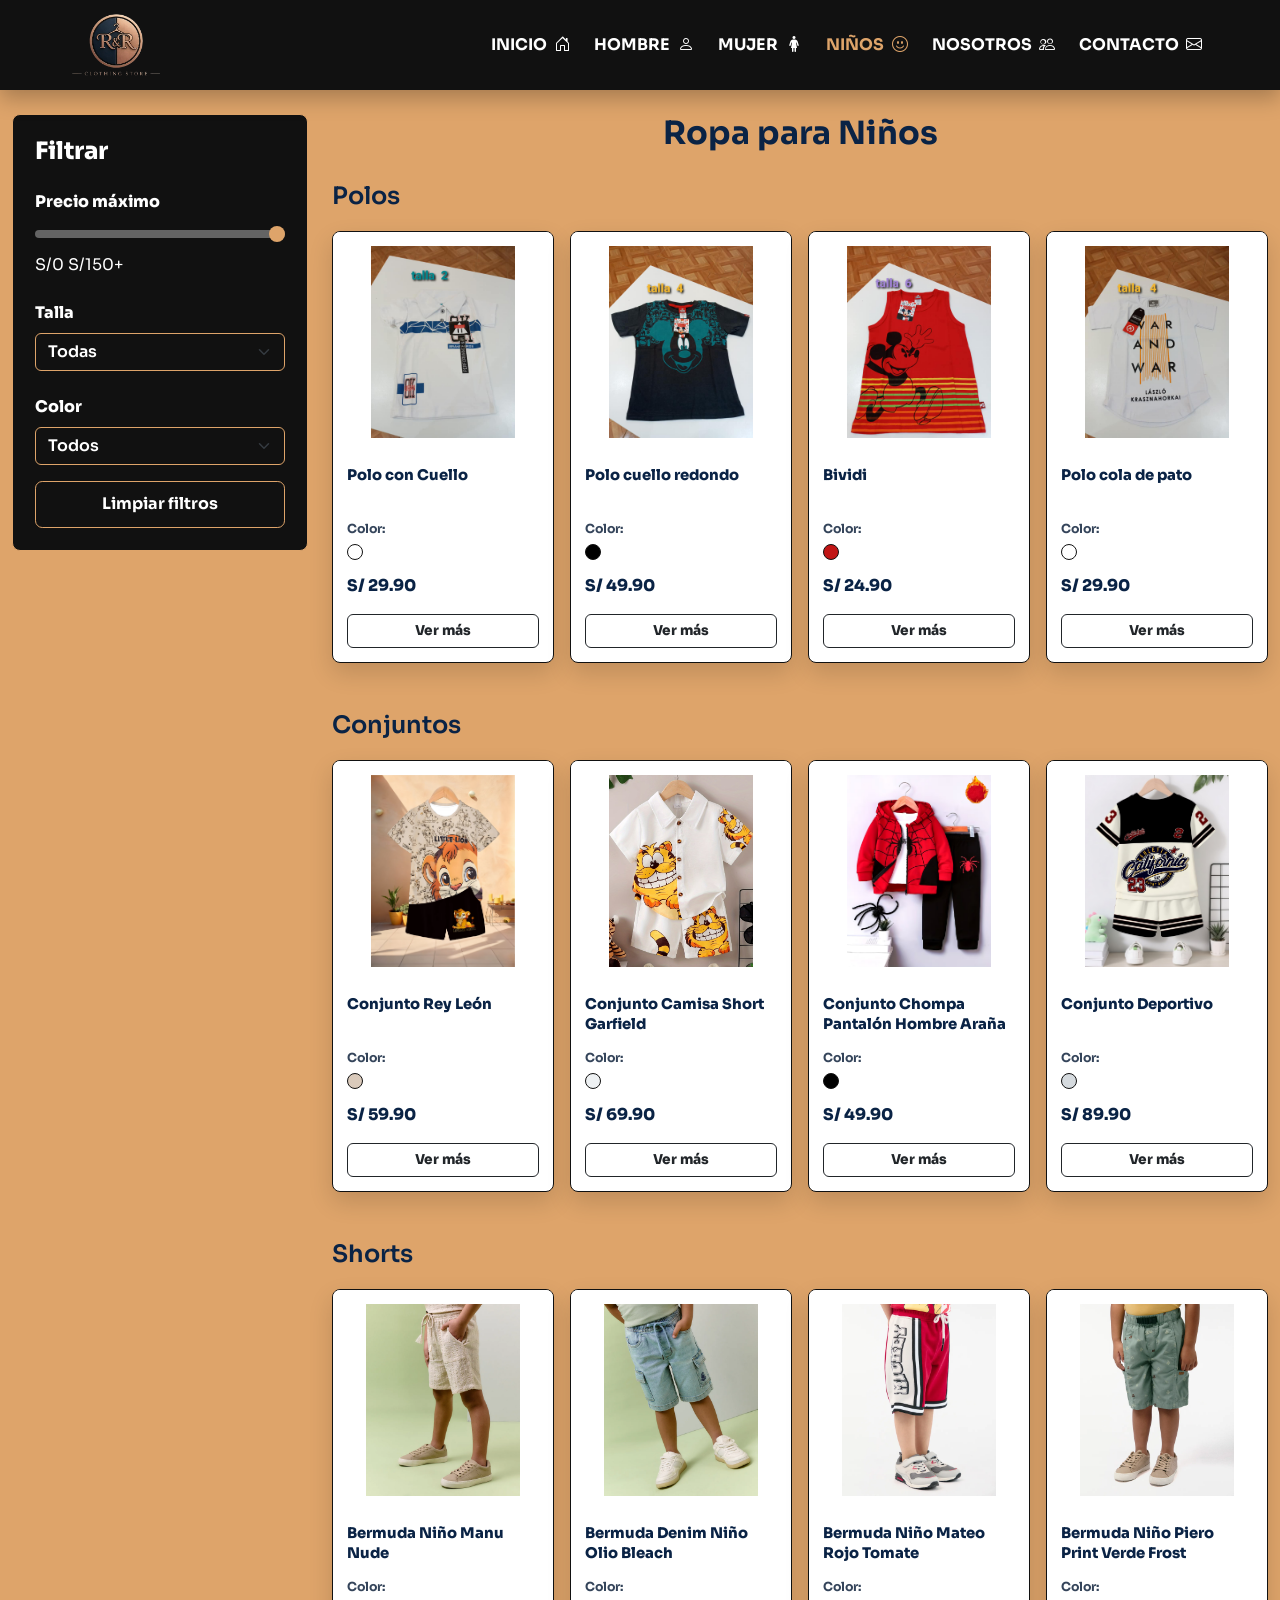
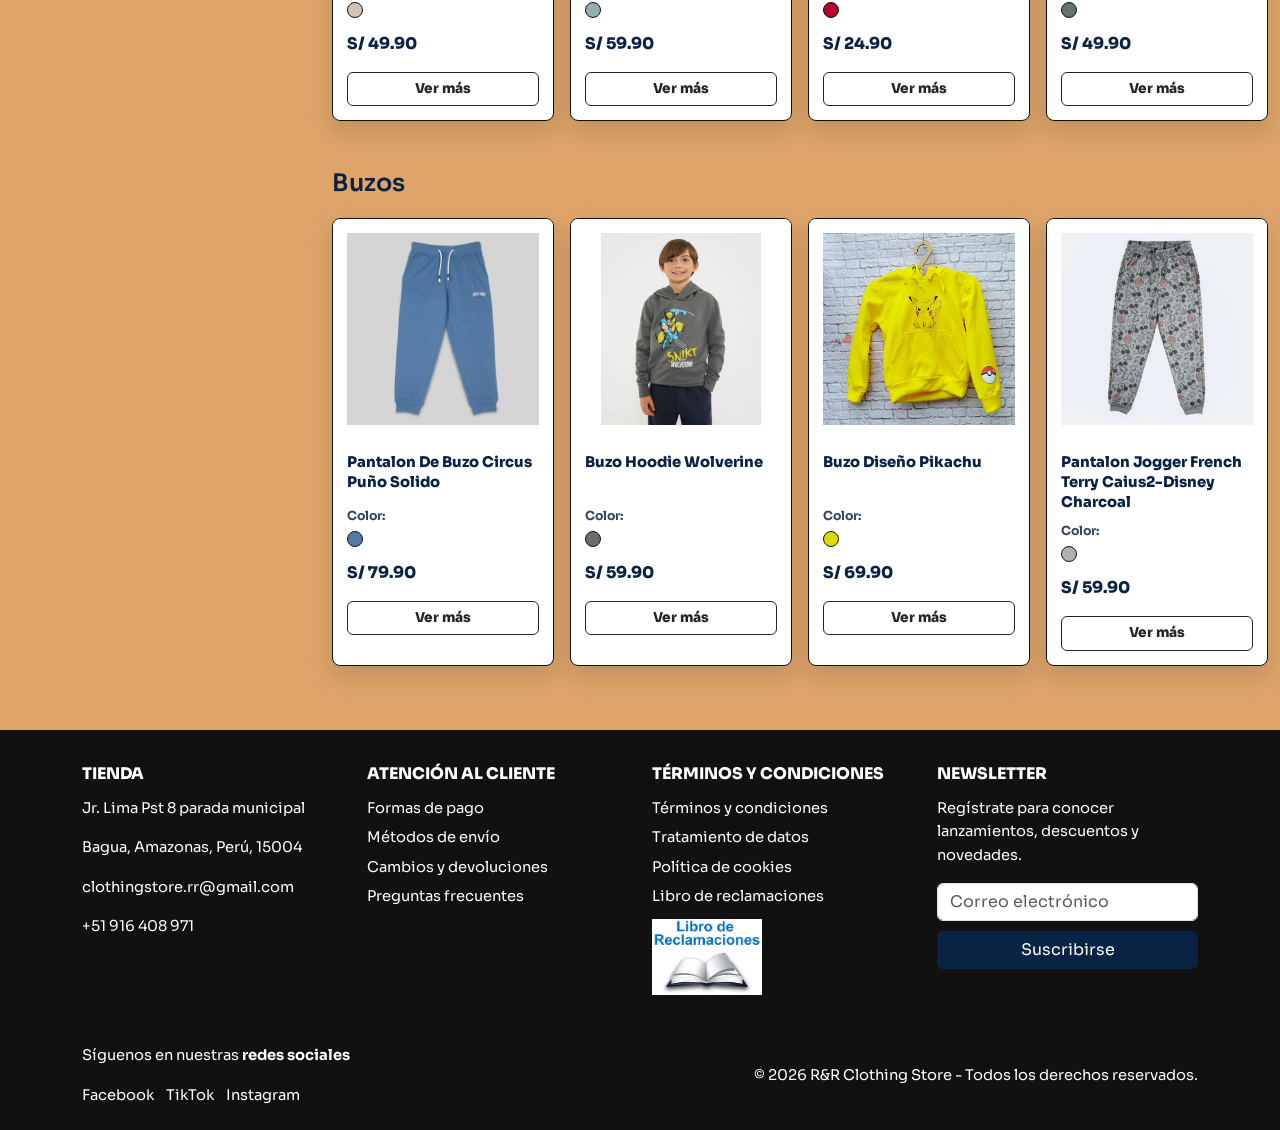
<file: ninos.html>
<!doctype html>
<html lang="es">

<head>
    <meta charset="UTF-8" />
    <meta name="viewport" content="width=device-width, initial-scale=1.0" />
    <title>R&R | Ropa para niños</title>

    <!-- Bootstrap -->

    <link rel="stylesheet" href="https://cdn.jsdelivr.net/npm/bootstrap-icons@1.13.1/font/bootstrap-icons.min.css" />
    <link rel="stylesheet" href="bootstrap-5.3.8-dist/css/bootstrap.min.css" />

    <!-- CSS Propio -->
    <link rel="stylesheet" href="./css/estilos.css" />
    <link rel="preconnect" href="https://fonts.googleapis.com" />
    <link rel="preconnect" href="https://fonts.gstatic.com" crossorigin />
    <link
        href="https://fonts.googleapis.com/css2?family=Sora:wght@300;400;500;600;700&family=Manrope:wght@300;400;500;600;700&family=Outfit:wght@300;400;500;600;700&display=swap"
        rel="stylesheet" />
</head>

<body class="category-page">
    <header class="site-header sticky-top">
        <nav class="navbar navbar-expand-lg navbar-dark container py-2" aria-label="Navegación principal">
            <a class="navbar-brand site-logo" href="index.html" aria-label="R&R Clothing Store">
                <img src="imagenes/logo/logo-transparente.png" alt="Logo de R&R Clothing Store" />
            </a>

            <button class="navbar-toggler" type="button" data-bs-toggle="offcanvas" data-bs-target="#menuPrincipal"
                aria-controls="menuPrincipal" aria-label="Abrir menú">
                <span class="navbar-toggler-icon"></span>
            </button>

            <div class="offcanvas offcanvas-start" tabindex="-1" id="menuPrincipal"
                aria-labelledby="menuPrincipalLabel">
                <input class="mobile-submenu-toggle" type="checkbox" id="submenu-panel-hombre" />
                <input class="mobile-submenu-toggle" type="checkbox" id="submenu-panel-mujer" />
                <input class="mobile-submenu-toggle" type="checkbox" id="submenu-panel-ninos" />

                <div class="offcanvas-header">
                    <h2 class="offcanvas-title fs-5" id="menuPrincipalLabel">
                        R&R Clothing Store
                    </h2>
                    <button type="button" class="btn-close btn-close-white" data-bs-dismiss="offcanvas"
                        aria-label="Cerrar menú"></button>
                </div>

                <div class="offcanvas-body">
                    <ul class="navbar-nav ms-auto align-items-lg-center gap-lg-2">
                        <li class="nav-item">
                            <a class="nav-link" href="index.html">
                                Inicio <i class="bi bi-house-door ms-1"></i>
                            </a>
                        </li>

                        <li class="nav-item dropdown menu-con-submenu">
                            <label class="nav-link submenu-open d-lg-none" for="submenu-panel-hombre">
                                Hombre
                                <span>
                                    <i class="bi bi-person"></i>
                                    <i class="bi bi-chevron-right"></i>
                                </span>
                            </label>
                            <a class="nav-link d-none d-lg-flex align-items-center gap-1" href="hombre.html">
                                Hombre <i class="bi bi-person ms-1"></i>
                            </a>
                            <ul class="dropdown-menu dropdown-menu-dark">
                                <li>
                                    <a class="dropdown-item" href="hombre.html#polos-hombre">Polos</a>
                                </li>
                                <li>
                                    <a class="dropdown-item" href="hombre.html#camisas-hombre">Camisas</a>
                                </li>
                                <li>
                                    <a class="dropdown-item" href="hombre.html#pantalones-hombre">Pantalones</a>
                                </li>
                                <li>
                                    <a class="dropdown-item" href="hombre.html#shorts-hombre">Shorts</a>
                                </li>
                                <li>
                                    <a class="dropdown-item" href="hombre.html#casacas-hombre">Casacas</a>
                                </li>
                            </ul>
                        </li>

                        <li class="nav-item dropdown menu-con-submenu">
                            <label class="nav-link submenu-open d-lg-none" for="submenu-panel-mujer">
                                Mujer
                                <span>
                                    <i class="bi bi-person-standing-dress"></i>
                                    <i class="bi bi-chevron-right"></i>
                                </span>
                            </label>
                            <a class="nav-link d-none d-lg-flex align-items-center gap-1" href="mujer.html">
                                Mujer <i class="bi bi-person-standing-dress ms-1"></i>
                            </a>
                            <ul class="dropdown-menu dropdown-menu-dark">
                                <li>
                                    <a class="dropdown-item" href="mujer.html#blusas-mujer">Blusas</a>
                                </li>
                                <li>
                                    <a class="dropdown-item" href="mujer.html#faldas-mujer">Faldas</a>
                                </li>
                                <li>
                                    <a class="dropdown-item" href="mujer.html#pantalones-mujer">Pantalones</a>
                                </li>
                                <li>
                                    <a class="dropdown-item" href="mujer.html#vestidos-mujer">Vestidos</a>
                                </li>
                                <li>
                                    <a class="dropdown-item" href="mujer.html#bikinis-mujer">Bikinis</a>
                                </li>
                            </ul>
                        </li>

                        <li class="nav-item dropdown menu-con-submenu">
                            <label class="nav-link active submenu-open d-lg-none" for="submenu-panel-ninos">
                                Niños
                                <span>
                                    <i class="bi bi-emoji-smile"></i>
                                    <i class="bi bi-chevron-right"></i>
                                </span>
                            </label>
                            <a class="nav-link active d-none d-lg-flex align-items-center gap-1" aria-current="page"
                                href="ninos.html">
                                Niños <i class="bi bi-emoji-smile ms-1"></i>
                            </a>
                            <ul class="dropdown-menu dropdown-menu-dark">
                                <li>
                                    <a class="dropdown-item" href="ninos.html#polos-ninos">Polos</a>
                                </li>
                                <li>
                                    <a class="dropdown-item" href="ninos.html#conjuntos-ninos">Conjuntos</a>
                                </li>
                                <li>
                                    <a class="dropdown-item" href="ninos.html#shorts-ninos">Shorts</a>
                                </li>
                                <li>
                                    <a class="dropdown-item" href="ninos.html#buzos-ninos">Buzos</a>
                                </li>
                            </ul>
                        </li>

                        <li class="nav-item">
                            <a class="nav-link" href="nosotros.html">Nosotros <i class="bi bi-people ms-1"></i></a>
                        </li>

                        <li class="nav-item">
                            <a class="nav-link" href="contacto.html">Contacto <i class="bi bi-envelope ms-1"></i></a>
                        </li>
                    </ul>
                </div>

                <section class="mobile-submenu-panel mobile-submenu-panel--hombre" aria-label="Categorías de hombre">
                    <div class="mobile-submenu-panel__header">
                        <h3>Hombre</h3>
                        <label class="mobile-submenu-close" for="submenu-panel-hombre"
                            aria-label="Cerrar submenú hombre">
                            <i class="bi bi-x-lg"></i>
                        </label>
                    </div>
                    <ul class="mobile-submenu-list">
                        <li><a href="hombre.html#polos-hombre">Polos</a></li>
                        <li><a href="hombre.html#camisas-hombre">Camisas</a></li>
                        <li><a href="hombre.html#pantalones-hombre">Pantalones</a></li>
                        <li><a href="hombre.html#shorts-hombre">Shorts</a></li>
                        <li><a href="hombre.html#casacas-hombre">Casacas</a></li>
                    </ul>
                </section>

                <section class="mobile-submenu-panel mobile-submenu-panel--mujer" aria-label="Categorías de mujer">
                    <div class="mobile-submenu-panel__header">
                        <h3>Mujer</h3>
                        <label class="mobile-submenu-close" for="submenu-panel-mujer" aria-label="Cerrar submenú mujer">
                            <i class="bi bi-x-lg"></i>
                        </label>
                    </div>
                    <ul class="mobile-submenu-list">
                        <li><a href="mujer.html#blusas-mujer">Blusas</a></li>
                        <li><a href="mujer.html#faldas-mujer">Faldas</a></li>
                        <li><a href="mujer.html#pantalones-mujer">Pantalones</a></li>
                        <li><a href="mujer.html#vestidos-mujer">Vestidos</a></li>
                        <li><a href="mujer.html#bikinis-mujer">Bikinis</a></li>
                    </ul>
                </section>

                <section class="mobile-submenu-panel mobile-submenu-panel--ninos" aria-label="Categorías de niños">
                    <div class="mobile-submenu-panel__header">
                        <h3>Niños</h3>
                        <label class="mobile-submenu-close" for="submenu-panel-ninos" aria-label="Cerrar submenú niños">
                            <i class="bi bi-x-lg"></i>
                        </label>
                    </div>
                    <ul class="mobile-submenu-list">
                        <li><a href="ninos.html#polos-ninos">Polos</a></li>
                        <li><a href="ninos.html#conjuntos-ninos">Conjuntos</a></li>
                        <li><a href="ninos.html#shorts-ninos">Shorts</a></li>
                        <li><a href="ninos.html#buzos-ninos">Buzos</a></li>
                    </ul>
                </section>
            </div>
        </nav>
    </header>

    <div class="container-fluid py-3">
        <!-- Contenido principal -->
        <div class="row">
            <!-- FILTRO PARA ESCRITORIO -->
            <aside class="col-lg-3 d-none d-lg-block">
                <div class="desktop-filter">
                    <h4 class="mb-4">Filtrar</h4>
                    <!-- PRECIO -->
                    <div class="mb-4">
                        <label class="form-label">Precio máximo</label>
                        <div class="price-range">
                            <input class="form-range filtro-precio" type="range" min="0" max="150" step="10" value="150"
                                aria-label="Precio máximo" />
                            <div class="range-labels">
                                <span>S/0</span>
                                <span>S/150+</span>
                            </div>
                        </div>
                    </div>
                    <!-- TALLA -->
                    <div class="mb-4">
                        <label class="form-label">Talla</label>
                        <select class="form-select filtro-talla">
                            <option value="todas">Todas</option>
                            <option value="8">8</option>
                            <option value="10">10</option>
                            <option value="12">12</option>
                            <option value="14">14</option>
                            <option value="16">16</option>
                        </select>
                    </div>
                    <!-- COLOR -->
                    <div>
                        <label class="form-label">Color</label>
                        <select class="form-select filtro-color">
                            <option value="todos">Todos</option>
                            <option value="Negro">Negro</option>
                            <option value="Blanco">Blanco</option>
                            <option value="Gris">Gris</option>
                            <option value="Azul">Azul</option>
                            <option value="Beige">Beige</option>
                            <option value="Rojo">Rojo</option>
                            <option value="Celeste">Celeste</option>
                            <option value="Verde">Verde</option>
                            <option value="Amarillo">Amarillo</option>
                        </select>
                    </div>
                    <p class="resultado-filtro text-center fw-semibold text-white mt-3 mb-2 px-2" aria-live="polite">
                    </p>
                    <button type="button" class="btn w-100 btn-limpiar-filtros">
                        Limpiar filtros
                    </button>
                </div>
            </aside>

            <!-- PRODUCTOS -->
            <main class="col-12 col-lg-9">
                <!-- Titulo de la página -->
                <h1 class="page-title text-center">Ropa para Niños</h1>
                <!-- POLOS -->
                <section id="polos-ninos" class="mb-5">
                    <h2 class="section-title">Polos</h2>
                    <div class="row g-3">
                        <!-- PRODUCTOS -->
                        <!-- Polo 1 -->
                        <div class="col-6 col-md-4 col-lg-4 col-xl-3 product-col" data-precio="29.90" data-tallas="10,12,14,16" data-colores="Blanco">
                            <div class="product-card">
                                <img src="./imagenes/ninos/polo-ninos/polo-1.jpg" class="img-fluid product-image"
                                    alt="Polo" />
                                <div class="product-info">
                                    <div class="product-name">Polo con Cuello</div>
                                    <div class="color-title">Color:</div>
                                    <div class="colors">
                                        <span class="color-circle" style="background: #ffffff"></span>
                                    </div>
                                    <div class="price">S/ 29.90</div>
                                    <div class="d-grid mt-3">
                                        <button class="btn btn-outline-dark btn-product" data-bs-toggle="modal"
                                            data-bs-target="#modalPoloN1">
                                            Ver más
                                        </button>
                                    </div>
                                </div>
                            </div>
                        </div>
                        <!-- Polo 2 -->
                        <div class="col-6 col-md-4 col-lg-4 col-xl-3 product-col" data-precio="39.90" data-tallas="12,14" data-colores="Negro">
                            <div class="product-card">
                                <img src="./imagenes/ninos/polo-ninos/polo-2.jpg" class="img-fluid product-image"
                                    alt="Polo" />
                                <div class="product-info">
                                    <div class="product-name">Polo cuello redondo</div>
                                    <div class="color-title">Color:</div>
                                    <div class="colors">
                                        <span class="color-circle" style="background: #000"></span>
                                    </div>
                                    <div class="price">S/ 49.90</div>
                                    <div class="d-grid mt-3">
                                        <button class="btn btn-outline-dark btn-product" data-bs-toggle="modal"
                                            data-bs-target="#modalPoloN2">
                                            Ver más
                                        </button>
                                    </div>
                                </div>
                            </div>
                        </div>
                        <!-- Polo 3 -->
                        <div class="col-6 col-md-4 col-lg-4 col-xl-3 product-col" data-precio="24.90" data-tallas="10,14" data-colores="Rojo">
                            <div class="product-card">
                                <img src="./imagenes/ninos/polo-ninos/polo-3.jpg" class="img-fluid product-image"
                                    alt="Polo" />
                                <div class="product-info">
                                    <div class="product-name">Bividi</div>
                                    <div class="color-title">Color:</div>
                                    <div class="colors">
                                        <span class="color-circle" style="background: #c11515"></span>
                                    </div>
                                    <div class="price">S/ 24.90</div>
                                    <div class="d-grid mt-3">
                                        <button class="btn btn-outline-dark btn-product" data-bs-toggle="modal"
                                            data-bs-target="#modalPoloN3">
                                            Ver más
                                        </button>
                                    </div>
                                </div>
                            </div>
                        </div>
                        <!-- Polo 4 -->
                        <div class="col-6 col-md-4 col-lg-4 col-xl-3 product-col" data-precio="29.90" data-tallas="10,12,14" data-colores="Blanco">
                            <div class="product-card">
                                <img src="./imagenes/ninos/polo-ninos/polo-4.jpg" class="img-fluid product-image"
                                    alt="Polo" />
                                <div class="product-info">
                                    <div class="product-name">Polo cola de pato</div>
                                    <div class="color-title">Color:</div>
                                    <div class="colors">
                                        <span class="color-circle" style="background: #ffffff"></span>
                                    </div>
                                    <div class="price">S/ 29.90</div>
                                    <div class="d-grid mt-3">
                                        <button class="btn btn-outline-dark btn-product" data-bs-toggle="modal"
                                            data-bs-target="#modalPoloN4">
                                            Ver más
                                        </button>
                                    </div>
                                </div>
                            </div>
                        </div>
                    </div>
                </section>

                <!-- CONJUNTOS -->
                <section id="conjuntos-ninos" class="mb-5">
                    <h2 class="section-title">Conjuntos</h2>
                    <div class="row g-3">
                        <!-- PRODUCTOS -->
                        <!-- Conjunto 1 -->
                        <div class="col-6 col-md-4 col-lg-4 col-xl-3 product-col" data-precio="59.90" data-tallas="10,12,14" data-colores="Beige,Negro">
                            <div class="product-card">
                                <img src="./imagenes/ninos/conjunto-ninos/conjunto-1.avif"
                                    class="img-fluid product-image" alt="Conjunto" />
                                <div class="product-info">
                                    <div class="product-name">Conjunto Rey León</div>
                                    <div class="color-title">Color:</div>
                                    <div class="colors">
                                        <span class="color-circle" style="background: #dacabb"></span>
                                    </div>
                                    <div class="price">S/ 59.90</div>
                                    <div class="d-grid mt-3">
                                        <button class="btn btn-outline-dark btn-product" data-bs-toggle="modal"
                                            data-bs-target="#modalConjuntoN1">
                                            Ver más
                                        </button>
                                    </div>
                                </div>
                            </div>
                        </div>
                        <!-- Conjunto 2 -->
                        <div class="col-6 col-md-4 col-lg-4 col-xl-3 product-col" data-precio="69.90" data-tallas="10,12,14,16" data-colores="Blanco">
                            <div class="product-card">
                                <img src="./imagenes/ninos/conjunto-ninos/conjunto-2.avif"
                                    class="img-fluid product-image" alt="Conjunto" />
                                <div class="product-info">
                                    <div class="product-name">Conjunto Camisa Short Garfield</div>
                                    <div class="color-title">Color:</div>
                                    <div class="colors">
                                        <span class="color-circle" style="background: #eef1f3"></span>
                                    </div>
                                    <div class="price">S/ 69.90</div>
                                    <div class="d-grid mt-3">
                                        <button class="btn btn-outline-dark btn-product" data-bs-toggle="modal"
                                            data-bs-target="#modalConjuntoN2">
                                            Ver más
                                        </button>
                                    </div>
                                </div>
                            </div>
                        </div>
                        <!-- Conjunto 3 -->
                        <div class="col-6 col-md-4 col-lg-4 col-xl-3 product-col" data-precio="49.90" data-tallas="14,16" data-colores="Rojo,Negro">
                            <div class="product-card">
                                <img src="./imagenes/ninos/conjunto-ninos/conjunto-3.avif"
                                    class="img-fluid product-image" alt="Conjunto" />
                                <div class="product-info">
                                    <div class="product-name">
                                        Conjunto Chompa Pantalón Hombre Araña
                                    </div>
                                    <div class="color-title">Color:</div>
                                    <div class="colors">
                                        <span class="color-circle" style="background: #000000"></span>
                                    </div>
                                    <div class="price">S/ 49.90</div>
                                    <div class="d-grid mt-3">
                                        <button class="btn btn-outline-dark btn-product" data-bs-toggle="modal"
                                            data-bs-target="#modalConjuntoN3">
                                            Ver más
                                        </button>
                                    </div>
                                </div>
                            </div>
                        </div>
                        <!-- Conjunto 4 -->
                        <div class="col-6 col-md-4 col-lg-4 col-xl-3 product-col" data-precio="89.90" data-tallas="12,14" data-colores="Negro,Blanco">
                            <div class="product-card">
                                <img src="./imagenes/ninos/conjunto-ninos/conjunto-4.avif"
                                    class="img-fluid product-image" alt="Conjunto" />
                                <div class="product-info">
                                    <div class="product-name">Conjunto Deportivo</div>
                                    <div class="color-title">Color:</div>
                                    <div class="colors">
                                        <span class="color-circle" style="background: #d5dade"></span>
                                    </div>
                                    <div class="price">S/ 89.90</div>
                                    <div class="d-grid mt-3">
                                        <button class="btn btn-outline-dark btn-product" data-bs-toggle="modal"
                                            data-bs-target="#modalConjuntoN4">
                                            Ver más
                                        </button>
                                    </div>
                                </div>
                            </div>
                        </div>
                    </div>
                </section>

                <!-- SHORTS -->
                <section id="shorts-ninos" class="mb-5">
                    <h2 class="section-title">Shorts</h2>
                    <div class="row g-3">
                        <!-- PRODUCTOS -->
                        <!-- Short 1 -->
                        <div class="col-6 col-md-4 col-lg-4 col-xl-3 product-col" data-precio="49.90" data-tallas="10,12,14" data-colores="Beige">
                            <div class="product-card">
                                <img src="./imagenes/ninos/shorts-ninos/short-1.webp" class="img-fluid product-image"
                                    alt="Short" />
                                <div class="product-info">
                                    <div class="product-name">Bermuda Niño Manu Nude</div>
                                    <div class="color-title">Color:</div>
                                    <div class="colors">
                                        <span class="color-circle" style="background: #d4c4b8"></span>
                                    </div>
                                    <div class="price">S/ 49.90</div>
                                    <div class="d-grid mt-3">
                                        <button class="btn btn-outline-dark btn-product" data-bs-toggle="modal"
                                            data-bs-target="#modalShortN1">
                                            Ver más
                                        </button>
                                    </div>
                                </div>
                            </div>
                        </div>
                        <!-- Short 2 -->
                        <div class="col-6 col-md-4 col-lg-4 col-xl-3 product-col" data-precio="59.90" data-tallas="14" data-colores="Celeste">
                            <div class="product-card">
                                <img src="./imagenes/ninos/shorts-ninos/short-2.webp" class="img-fluid product-image"
                                    alt="Short" />
                                <div class="product-info">
                                    <div class="product-name">
                                        Bermuda Denim Niño Olio Bleach
                                    </div>
                                    <div class="color-title">Color:</div>
                                    <div class="colors">
                                        <span class="color-circle" style="background: #95aeaf"></span>
                                    </div>
                                    <div class="price">S/ 59.90</div>
                                    <div class="d-grid mt-3">
                                        <button class="btn btn-outline-dark btn-product" data-bs-toggle="modal"
                                            data-bs-target="#modalShortN2">
                                            Ver más
                                        </button>
                                    </div>
                                </div>
                            </div>
                        </div>
                        <!-- Short 3 -->
                        <div class="col-6 col-md-4 col-lg-4 col-xl-3 product-col" data-precio="24.90" data-tallas="10,12" data-colores="Rojo">
                            <div class="product-card">
                                <img src="./imagenes/ninos/shorts-ninos/short-3.webp" class="img-fluid product-image"
                                    alt="Short" />
                                <div class="product-info">
                                    <div class="product-name">
                                        Bermuda Niño Mateo Rojo Tomate
                                    </div>
                                    <div class="color-title">Color:</div>
                                    <div class="colors">
                                        <span class="color-circle" style="background: #b7002b"></span>
                                    </div>
                                    <div class="price">S/ 24.90</div>
                                    <div class="d-grid mt-3">
                                        <button class="btn btn-outline-dark btn-product" data-bs-toggle="modal"
                                            data-bs-target="#modalShortN3">
                                            Ver más
                                        </button>
                                    </div>
                                </div>
                            </div>
                        </div>
                        <!-- Short 4 -->
                        <div class="col-6 col-md-4 col-lg-4 col-xl-3 product-col" data-precio="49.90" data-tallas="10,12,14" data-colores="Verde">
                            <div class="product-card">
                                <img src="./imagenes/ninos/shorts-ninos/short-4.webp" class="img-fluid product-image"
                                    alt="Short" />
                                <div class="product-info">
                                    <div class="product-name">
                                        Bermuda Niño Piero Print Verde Frost
                                    </div>
                                    <div class="color-title">Color:</div>
                                    <div class="colors">
                                        <span class="color-circle" style="background: #62746b"></span>
                                    </div>
                                    <div class="price">S/ 49.90</div>
                                    <div class="d-grid mt-3">
                                        <button class="btn btn-outline-dark btn-product" data-bs-toggle="modal"
                                            data-bs-target="#modalShortN4">
                                            Ver más
                                        </button>
                                    </div>
                                </div>
                            </div>
                        </div>
                    </div>
                </section>

                <!-- BUZOS -->
                <section id="buzos-ninos" class="mb-5">
                    <h2 class="section-title">Buzos</h2>
                    <div class="row g-3">
                        <!-- PRODUCTOS -->
                        <!-- Buzo 1 -->
                        <div class="col-6 col-md-4 col-lg-4 col-xl-3 product-col" data-precio="79.90" data-tallas="10,12,14,16" data-colores="Celeste">
                            <div class="product-card">
                                <img src="./imagenes/ninos/buzos-ninos/buzo-1.webp" class="img-fluid product-image"
                                    alt="Buzo" />
                                <div class="product-info">
                                    <div class="product-name">
                                        Pantalon De Buzo Circus Puño Solido
                                    </div>
                                    <div class="color-title">Color:</div>
                                    <div class="colors">
                                        <span class="color-circle" style="background: #557ba5"></span>
                                    </div>
                                    <div class="price">S/ 79.90</div>
                                    <div class="d-grid mt-3">
                                        <button class="btn btn-outline-dark btn-product" data-bs-toggle="modal"
                                            data-bs-target="#modalBuzoN1">
                                            Ver más
                                        </button>
                                    </div>
                                </div>
                            </div>
                        </div>
                        <!-- Buzo 2 -->
                        <div class="col-6 col-md-4 col-lg-4 col-xl-3 product-col" data-precio="59.90" data-tallas="14,16" data-colores="Gris">
                            <div class="product-card">
                                <img src="./imagenes/ninos/buzos-ninos/buzo-2.jpg" class="img-fluid product-image"
                                    alt="Buzo" />
                                <div class="product-info">
                                    <div class="product-name">Buzo Hoodie Wolverine</div>
                                    <div class="color-title">Color:</div>
                                    <div class="colors">
                                        <span class="color-circle" style="background: #6d6d6b"></span>
                                    </div>
                                    <div class="price">S/ 59.90</div>
                                    <div class="d-grid mt-3">
                                        <button class="btn btn-outline-dark btn-product" data-bs-toggle="modal"
                                            data-bs-target="#modalBuzoN2">
                                            Ver más
                                        </button>
                                    </div>
                                </div>
                            </div>
                        </div>
                        <!-- Buzo 3 -->
                        <div class="col-6 col-md-4 col-lg-4 col-xl-3 product-col" data-precio="69.90" data-tallas="12,14,16" data-colores="Amarillo">
                            <div class="product-card">
                                <img src="./imagenes/ninos/buzos-ninos/buzo-3.jpg" class="img-fluid product-image"
                                    alt="Buzo" />
                                <div class="product-info">
                                    <div class="product-name">Buzo Diseño Pikachu</div>
                                    <div class="color-title">Color:</div>
                                    <div class="colors">
                                        <span class="color-circle" style="background: #deda00"></span>
                                    </div>
                                    <div class="price">S/ 69.90</div>
                                    <div class="d-grid mt-3">
                                        <button class="btn btn-outline-dark btn-product" data-bs-toggle="modal"
                                            data-bs-target="#modalBuzoN3">
                                            Ver más
                                        </button>
                                    </div>
                                </div>
                            </div>
                        </div>
                        <!-- Buzo 4 -->
                        <div class="col-6 col-md-4 col-lg-4 col-xl-3 product-col" data-precio="59.90" data-tallas="14,16" data-colores="Gris">
                            <div class="product-card">
                                <img src="./imagenes/ninos/buzos-ninos/buzo-4.webp" class="img-fluid product-image"
                                    alt="Buzo" />
                                <div class="product-info">
                                    <div class="product-name">
                                        Pantalon Jogger French Terry Caius2-Disney Charcoal
                                    </div>
                                    <div class="color-title">Color:</div>
                                    <div class="colors">
                                        <span class="color-circle" style="background: #adb1b4"></span>
                                    </div>
                                    <div class="price">S/ 59.90</div>
                                    <div class="d-grid mt-3">
                                        <button class="btn btn-outline-dark btn-product" data-bs-toggle="modal"
                                            data-bs-target="#modalBuzoN4">
                                            Ver más
                                        </button>
                                    </div>
                                </div>
                            </div>
                        </div>
                    </div>
                </section>
            </main>
        </div>
    </div>

    <!-- FILTRO PARA MOVIL -->
    <div class="filter-bar d-lg-none">
        <button class="btn filter-toggle w-100" data-bs-toggle="offcanvas" data-bs-target="#mobileFilter">
            <i class="bi bi-funnel"></i>
            Filtrar
        </button>
    </div>

    <!-- OFFCANVAS -->
    <div class="offcanvas offcanvas-bottom product-filter-offcanvas d-lg-none" tabindex="-1" id="mobileFilter">
        <div class="offcanvas-header">
            <h5 class="offcanvas-title">Filtrar Productos</h5>
            <button type="button" class="btn-close" data-bs-dismiss="offcanvas"></button>
        </div>
        <div class="offcanvas-body">
            <!-- PRECIO -->
            <div class="mb-4">
                <label class="form-label">Precio máximo</label>
                <div class="price-range">
                    <input class="form-range filtro-precio" type="range" min="0" max="150" step="10" value="150"
                        aria-label="Precio máximo" />
                    <div class="range-labels">
                        <span>S/0</span>
                        <span>S/150+</span>
                    </div>
                </div>
            </div>
            <!-- TALLA -->
            <div class="mb-4">
                <label class="form-label">Talla</label>
                <select class="form-select filtro-talla">
                    <option value="todas">Todas</option>
                    <option value="8">8</option>
                    <option value="10">10</option>
                    <option value="12">12</option>
                    <option value="14">14</option>
                    <option value="16">16</option>
                </select>
            </div>
            <!-- COLOR -->
            <div>
                <label class="form-label">Color</label>
                <select class="form-select filtro-color">
                    <option value="todos">Todos</option>
                    <option value="Negro">Negro</option>
                    <option value="Blanco">Blanco</option>
                    <option value="Gris">Gris</option>
                    <option value="Azul">Azul</option>
                    <option value="Beige">Beige</option>
                    <option value="Rojo">Rojo</option>
                    <option value="Celeste">Celeste</option>
                    <option value="Verde">Verde</option>
                    <option value="Amarillo">Amarillo</option>
                </select>
            </div>
            <!-- BOTÓN DE LIMPIAR FILTRO -->
            <button type="button" class="btn w-100 btn-limpiar-filtros mt-3">
                Limpiar filtros
            </button>
        </div>
    </div>

    <!-- MODAL PRODUCTO -->
    <!-- Modal - Polos -->
    <!-- Modal polo 1 -->
    <div class="modal fade" id="modalPoloN1" tabindex="-1" aria-hidden="true">
        <div class="modal-dialog modal-dialog-centered modal-lg modal-producto-ajustado">
            <div class="modal-content modal-producto-contenido">
                <!-- CABECERA -->
                <div class="modal-header">
                    <h5 class="modal-title">Polo con Cuello</h5>
                    <button type="button" class="btn-close" data-bs-dismiss="modal">
                    </button>
                </div>
                <!-- CONTENIDO -->
                <div class="modal-body modal-producto-cuerpo">
                    <!-- CARRUSEL -->
                    <div id="carouselPoloN1" class="carousel slide">
                        <div class="carousel-inner">
                            <div class="carousel-item active">
                                <img src="./imagenes/ninos/polo-ninos/polo-1.jpg"
                                    class="img-fluid d-block w-100 modal-producto-imagen" alt="Polo">
                            </div>
                        </div>
                        <!-- FLECHA IZQUIERDA -->
                        <button class="carousel-control-prev" type="button" data-bs-target="#carouselPoloN1"
                            data-bs-slide="prev">
                            <span class="carousel-control-prev-icon">
                            </span>
                        </button>
                        <!-- FLECHA DERECHA -->
                        <button class="carousel-control-next" type="button" data-bs-target="#carouselPoloN1"
                            data-bs-slide="next">
                            <span class="carousel-control-next-icon">
                            </span>
                        </button>
                    </div>
                    <!-- INFORMACION -->
                    <div class="mt-4">
                        <h4>Polo con Cuello</h4>
                        <hr>
                        <p><strong>Material:</strong> 100% Algodón</p>
                        <p><strong>Diseño:</strong> Liso.</p>
                        <p><strong>Tallas:</strong> 10, 12, 14 y 16.</p>
                        <p><strong>Colores:</strong> Blanco.</p>
                        <p>
                            <strong>Descripción:</strong>
                            Polo de algodón con cuello clásico, ideal para un look casual y cómodo. Perfecto para el día a día de los niños.
                        </p>
                        <h3 class="mt-3">S/ 29.90</h3>
                    </div>
                </div>
                <!-- PIE -->
                <div class="modal-footer">
                    <a href="https://wa.me/51916408971?text=Hola,%20quiero%20información%20del%20Polo%20para%20niños%20con%20cuello"
                        target="_blank" class="btn btn-success w-100">
                        <i class="bi bi-whatsapp"></i>
                        Consultar por WhatsApp
                    </a>
                </div>
            </div>
        </div>
    </div>
    <!-- Modal polo 2 -->
    <div class="modal fade" id="modalPoloN2" tabindex="-1" aria-hidden="true">
        <div class="modal-dialog modal-dialog-centered modal-lg modal-producto-ajustado">
            <div class="modal-content modal-producto-contenido">
                <!-- CABECERA -->
                <div class="modal-header">
                    <h5 class="modal-title">Polo cuello redondo</h5>
                    <button type="button" class="btn-close" data-bs-dismiss="modal">
                    </button>
                </div>
                <!-- CONTENIDO -->
                <div class="modal-body modal-producto-cuerpo">
                    <!-- CARRUSEL -->
                    <div id="carouselPoloN2" class="carousel slide">
                        <div class="carousel-inner">
                            <div class="carousel-item active">
                                <img src="./imagenes/ninos/polo-ninos/polo-2.jpg"
                                    class="img-fluid d-block w-100 modal-producto-imagen" alt="Polo">
                            </div>
                        </div>
                        <!-- FLECHA IZQUIERDA -->
                        <button class="carousel-control-prev" type="button" data-bs-target="#carouselPoloN2"
                            data-bs-slide="prev">
                            <span class="carousel-control-prev-icon">
                            </span>
                        </button>
                        <!-- FLECHA DERECHA -->
                        <button class="carousel-control-next" type="button" data-bs-target="#carouselPoloN2"
                            data-bs-slide="next">
                            <span class="carousel-control-next-icon">
                            </span>
                        </button>
                    </div>
                    <!-- INFORMACION -->
                    <div class="mt-4">
                        <h4>Polo cuello redondo</h4>
                        <hr>
                        <p><strong>Material:</strong> Algodón</p>
                        <p><strong>Diseño:</strong> Liso.</p>
                        <p><strong>Tallas:</strong> 12 y 14.</p>
                        <p><strong>Colores:</strong> Negro.</p>
                        <p>
                            <strong>Descripción:</strong>
                            Polo de algodón con cuello clásico, ideal para un look casual y cómodo. Perfecto para el día a día de los niños.
                        </p>
                        <h3 class="mt-3">S/ 39.90</h3>
                    </div>
                </div>
                <!-- PIE -->
                <div class="modal-footer">
                    <a href="https://wa.me/51916408971?text=Hola,%20quiero%20información%20del%20Polo%20cuello%20redondo"
                        target="_blank" class="btn btn-success w-100">
                        <i class="bi bi-whatsapp"></i>
                        Consultar por WhatsApp
                    </a>
                </div>
            </div>
        </div>
    </div>
    <!-- Modal polo 3 -->
    <div class="modal fade" id="modalPoloN3" tabindex="-1" aria-hidden="true">
        <div class="modal-dialog modal-dialog-centered modal-lg modal-producto-ajustado">
            <div class="modal-content modal-producto-contenido">
                <!-- CABECERA -->
                <div class="modal-header">
                    <h5 class="modal-title">Bividi</h5>
                    <button type="button" class="btn-close" data-bs-dismiss="modal">
                    </button>
                </div>
                <!-- CONTENIDO -->
                <div class="modal-body modal-producto-cuerpo">
                    <!-- CARRUSEL -->
                    <div id="carouselPoloN3" class="carousel slide">
                        <div class="carousel-inner">
                            <div class="carousel-item active">
                                <img src="./imagenes/ninos/polo-ninos/polo-3.jpg"
                                    class="img-fluid d-block w-100 modal-producto-imagen" alt="Polo">
                            </div>
                        </div>
                        <!-- FLECHA IZQUIERDA -->
                        <button class="carousel-control-prev" type="button" data-bs-target="#carouselPoloN3"
                            data-bs-slide="prev">
                            <span class="carousel-control-prev-icon">
                            </span>
                        </button>
                        <!-- FLECHA DERECHA -->
                        <button class="carousel-control-next" type="button" data-bs-target="#carouselPoloN3"
                            data-bs-slide="next">
                            <span class="carousel-control-next-icon">
                            </span>
                        </button>
                    </div>
                    <!-- INFORMACION -->
                    <div class="mt-4">
                        <h4>Bividi</h4>
                        <hr>
                        <p><strong>Material:</strong> 100% Algodón</p>
                        <p><strong>Diseño:</strong> Liso.</p>
                        <p><strong>Tallas:</strong> 10 y 14.</p>
                        <p><strong>Colores:</strong> Blanco.</p>
                        <p>
                            <strong>Descripción:</strong>
                            Bividi de algodón, ideal para un look casual y cómodo. Perfecto para el día a día de los niños.
                        </p>
                        <h3 class="mt-3">S/ 24.90</h3>
                    </div>
                </div>
                <!-- PIE -->
                <div class="modal-footer">
                    <a href="https://wa.me/51916408971?text=Hola,%20quiero%20información%20del%20Bividi%20para%20niños"
                        target="_blank" class="btn btn-success w-100">
                        <i class="bi bi-whatsapp"></i>
                        Consultar por WhatsApp
                    </a>
                </div>
            </div>
        </div>
    </div>
    <!-- Modal polo 4 -->
    <div class="modal fade" id="modalPoloN4" tabindex="-1" aria-hidden="true">
        <div class="modal-dialog modal-dialog-centered modal-lg modal-producto-ajustado">
            <div class="modal-content modal-producto-contenido">
                <!-- CABECERA -->
                <div class="modal-header">
                    <h5 class="modal-title">Polo cola de pato</h5>
                    <button type="button" class="btn-close" data-bs-dismiss="modal">
                    </button>
                </div>
                <!-- CONTENIDO -->
                <div class="modal-body modal-producto-cuerpo">
                    <!-- CARRUSEL -->
                    <div id="carouselPoloN4" class="carousel slide">
                        <div class="carousel-inner">
                            <div class="carousel-item active">
                                <img src="./imagenes/ninos/polo-ninos/polo-4.jpg"
                                    class="img-fluid d-block w-100 modal-producto-imagen" alt="Polo">
                            </div>
                        </div>
                        <!-- FLECHA IZQUIERDA -->
                        <button class="carousel-control-prev" type="button" data-bs-target="#carouselPoloN4"
                            data-bs-slide="prev">
                            <span class="carousel-control-prev-icon">
                            </span>
                        </button>
                        <!-- FLECHA DERECHA -->
                        <button class="carousel-control-next" type="button" data-bs-target="#carouselPoloN4"
                            data-bs-slide="next">
                            <span class="carousel-control-next-icon">
                            </span>
                        </button>
                    </div>
                    <!-- INFORMACION -->
                    <div class="mt-4">
                        <h4>Polo cola de pato</h4>
                        <hr>
                        <p><strong>Material:</strong> 100% Algodón</p>
                        <p><strong>Diseño:</strong> Liso.</p>
                        <p><strong>Tallas:</strong> 10, 12 y 14.</p>
                        <p><strong>Colores:</strong> Blanco.</p>
                        <p>
                            <strong>Descripción:</strong>
                            Polo cola de pato de algodón, ideal para un look casual y cómodo. Perfecto para el día a día de los niños.
                        </p>
                        <h3 class="mt-3">S/ 29.90</h3>
                    </div>
                </div>
                <!-- PIE -->
                <div class="modal-footer">
                    <a href="https://wa.me/51916408971?text=Hola,%20quiero%20información%20del%20Polo%20cola%20de%20pato"
                        target="_blank" class="btn btn-success w-100">
                        <i class="bi bi-whatsapp"></i>
                        Consultar por WhatsApp
                    </a>
                </div>
            </div>
        </div>
    </div>

    <!-- Modal - Conjuntos -->
    <!-- Modal conjunto 1 -->
    <div class="modal fade" id="modalConjuntoN1" tabindex="-1" aria-hidden="true">
        <div class="modal-dialog modal-dialog-centered modal-lg modal-producto-ajustado">
            <div class="modal-content modal-producto-contenido">
                <!-- CABECERA -->
                <div class="modal-header">
                    <h5 class="modal-title">Conjunto Rey León</h5>
                    <button type="button" class="btn-close" data-bs-dismiss="modal">
                    </button>
                </div>
                <!-- CONTENIDO -->
                <div class="modal-body modal-producto-cuerpo">
                    <!-- CARRUSEL -->
                    <div id="carouselConjuntoN1" class="carousel slide">
                        <div class="carousel-inner">
                            <div class="carousel-item active">
                                <img src="./imagenes/ninos/conjunto-ninos/conjunto-1.avif"
                                    class="img-fluid d-block w-100 modal-producto-imagen" alt="Conjunto">
                            </div>
                        </div>
                        <!-- FLECHA IZQUIERDA -->
                        <button class="carousel-control-prev" type="button" data-bs-target="#carouselConjuntoN1"
                            data-bs-slide="prev">
                            <span class="carousel-control-prev-icon">
                            </span>
                        </button>
                        <!-- FLECHA DERECHA -->
                        <button class="carousel-control-next" type="button" data-bs-target="#carouselConjuntoN1"
                            data-bs-slide="next">
                            <span class="carousel-control-next-icon">
                            </span>
                        </button>
                    </div>
                    <!-- INFORMACION -->
                    <div class="mt-4">
                        <h4>Conjunto Rey León</h4>
                        <hr>
                        <p><strong>Material:</strong> 100% Algodón</p>
                        <p><strong>Diseño:</strong> Liso.</p>
                        <p><strong>Tallas:</strong> 10, 12 y 14.</p>
                        <p><strong>Colores:</strong> Blanco.</p>
                        <p>
                            <strong>Descripción:</strong>
                            Conjunto de algodón con diseño de Rey León, ideal para un look casual y cómodo. Perfecto para el día a día de los niños.
                        </p>
                        <h3 class="mt-3">S/ 59.90</h3>
                    </div>
                </div>
                <!-- PIE -->
                <div class="modal-footer">
                    <a href="https://wa.me/51916408971?text=Hola,%20quiero%20información%20del%20Conjunto%20para%20niños%20con%20diseño%20de%20Rey%20León"
                        target="_blank" class="btn btn-success w-100">
                        <i class="bi bi-whatsapp"></i>
                        Consultar por WhatsApp
                    </a>
                </div>
            </div>
        </div>
    </div>
    <!-- Modal conjunto 2 -->
    <div class="modal fade" id="modalConjuntoN2" tabindex="-1" aria-hidden="true">
        <div class="modal-dialog modal-dialog-centered modal-lg modal-producto-ajustado">
            <div class="modal-content modal-producto-contenido">
                <!-- CABECERA -->
                <div class="modal-header">
                    <h5 class="modal-title">Conjunto Camisa Short Garfield</h5>
                    <button type="button" class="btn-close" data-bs-dismiss="modal">
                    </button>
                </div>
                <!-- CONTENIDO -->
                <div class="modal-body modal-producto-cuerpo">
                    <!-- CARRUSEL -->
                    <div id="carouselConjuntoN2" class="carousel slide">
                        <div class="carousel-inner">
                            <div class="carousel-item active">
                                <img src="./imagenes/ninos/conjunto-ninos/conjunto-2.avif"
                                    class="img-fluid d-block w-100 modal-producto-imagen" alt="Conjunto">
                            </div>
                        </div>
                        <!-- FLECHA IZQUIERDA -->
                        <button class="carousel-control-prev" type="button" data-bs-target="#carouselConjuntoN2"
                            data-bs-slide="prev">
                            <span class="carousel-control-prev-icon">
                            </span>
                        </button>
                        <!-- FLECHA DERECHA -->
                        <button class="carousel-control-next" type="button" data-bs-target="#carouselConjuntoN2"
                            data-bs-slide="next">
                            <span class="carousel-control-next-icon">
                            </span>
                        </button>
                    </div>
                    <!-- INFORMACION -->
                    <div class="mt-4">
                        <h4>Conjunto Camisa Short Garfield</h4>
                        <hr>
                        <p><strong>Material:</strong> 100% Algodón</p>
                        <p><strong>Diseño:</strong> Liso.</p>
                        <p><strong>Tallas:</strong> 10, 12, 14 y 16.</p>
                        <p><strong>Colores:</strong> Blanco.</p>
                        <p>
                            <strong>Descripción:</strong>
                            Conjunto de algodón con diseño de Garfield, ideal para un look casual y cómodo. Perfecto para el día a día de los niños.
                        </p>
                        <h3 class="mt-3">S/ 69.90</h3>
                    </div>
                </div>
                <!-- PIE -->
                <div class="modal-footer">
                    <a href="https://wa.me/51916408971?text=Hola,%20quiero%20información%20del%20Conjunto%20para%20niños%20con%20diseño%20de%20Garfield"
                        target="_blank" class="btn btn-success w-100">
                        <i class="bi bi-whatsapp"></i>
                        Consultar por WhatsApp
                    </a>
                </div>
            </div>
        </div>
    </div>
    <!-- Modal conjunto 3 -->
    <div class="modal fade" id="modalConjuntoN3" tabindex="-1" aria-hidden="true">
        <div class="modal-dialog modal-dialog-centered modal-lg modal-producto-ajustado">
            <div class="modal-content modal-producto-contenido">
                <!-- CABECERA -->
                <div class="modal-header">
                    <h5 class="modal-title">Conjunto Chompa Pantalón Hombre Araña</h5>
                    <button type="button" class="btn-close" data-bs-dismiss="modal">
                    </button>
                </div>
                <!-- CONTENIDO -->
                <div class="modal-body modal-producto-cuerpo">
                    <!-- CARRUSEL -->
                    <div id="carouselConjuntoN3" class="carousel slide">
                        <div class="carousel-inner">
                            <div class="carousel-item active">
                                <img src="./imagenes/ninos/conjunto-ninos/conjunto-3.avif"
                                    class="img-fluid d-block w-100 modal-producto-imagen" alt="Conjunto">
                            </div>
                        </div>
                        <!-- FLECHA IZQUIERDA -->
                        <button class="carousel-control-prev" type="button" data-bs-target="#carouselConjuntoN3"
                            data-bs-slide="prev">
                            <span class="carousel-control-prev-icon">
                            </span>
                        </button>
                        <!-- FLECHA DERECHA -->
                        <button class="carousel-control-next" type="button" data-bs-target="#carouselConjuntoN3"
                            data-bs-slide="next">
                            <span class="carousel-control-next-icon">
                            </span>
                        </button>
                    </div>
                    <!-- INFORMACION -->
                    <div class="mt-4">
                        <h4>Conjunto Chompa Pantalón Hombre Araña</h4>
                        <hr>
                        <p><strong>Material:</strong> 100% Algodón</p>
                        <p><strong>Diseño:</strong> Liso.</p>
                        <p><strong>Tallas:</strong> 14 y 16.</p>
                        <p><strong>Colores:</strong> Rojo con Negro.</p>
                        <p>
                            <strong>Descripción:</strong>
                            Conjunto de algodón con diseño de Araña, ideal para un look casual y cómodo. Perfecto para el día a día de los niños.
                        </p>
                        <h3 class="mt-3">S/ 49.90</h3>
                    </div>
                </div>
                <!-- PIE -->
                <div class="modal-footer">
                    <a href="https://wa.me/51916408971?text=Hola,%20quiero%20información%20del%20Conjunto%20para%20niños%20con%20diseño%20de%20Araña"
                        target="_blank" class="btn btn-success w-100">
                        <i class="bi bi-whatsapp"></i>
                        Consultar por WhatsApp
                    </a>
                </div>
            </div>
        </div>
    </div>
    <!-- Modal conjunto 4 -->
    <div class="modal fade" id="modalConjuntoN4" tabindex="-1" aria-hidden="true">
        <div class="modal-dialog modal-dialog-centered modal-lg modal-producto-ajustado">
            <div class="modal-content modal-producto-contenido">
                <!-- CABECERA -->
                <div class="modal-header">
                    <h5 class="modal-title">Conjunto Deportivo</h5>
                    <button type="button" class="btn-close" data-bs-dismiss="modal">
                    </button>
                </div>
                <!-- CONTENIDO -->
                <div class="modal-body modal-producto-cuerpo">
                    <!-- CARRUSEL -->
                    <div id="carouselConjuntoN4" class="carousel slide">
                        <div class="carousel-inner">
                            <div class="carousel-item active">
                                <img src="./imagenes/ninos/conjunto-ninos/conjunto-4.avif"
                                    class="img-fluid d-block w-100 modal-producto-imagen" alt="Conjunto">
                            </div>
                        </div>
                        <!-- FLECHA IZQUIERDA -->
                        <button class="carousel-control-prev" type="button" data-bs-target="#carouselConjuntoN4"
                            data-bs-slide="prev">
                            <span class="carousel-control-prev-icon">
                            </span>
                        </button>
                        <!-- FLECHA DERECHA -->
                        <button class="carousel-control-next" type="button" data-bs-target="#carouselConjuntoN4"
                            data-bs-slide="next">
                            <span class="carousel-control-next-icon">
                            </span>
                        </button>
                    </div>
                    <!-- INFORMACION -->
                    <div class="mt-4">
                        <h4>Conjunto Deportivo</h4>
                        <hr>
                        <p><strong>Material:</strong> 100% Algodón</p>
                        <p><strong>Diseño:</strong> Liso.</p>
                        <p><strong>Tallas:</strong> 10, 12, 14 y 16.</p>
                        <p><strong>Colores:</strong> Blanco.</p>
                        <p>
                            <strong>Descripción:</strong>
                            Conjunto de algodón con diseño deportivo, ideal para un look casual y cómodo. Perfecto para el día a día de los niños.
                        </p>
                        <h3 class="mt-3">S/ 89.90</h3>
                    </div>
                </div>
                <!-- PIE -->
                <div class="modal-footer">
                    <a href="https://wa.me/51916408971?text=Hola,%20quiero%20información%20del%20Conjunto%20para%20niños%20con%20diseño%20de%20Deportivo"
                        target="_blank" class="btn btn-success w-100">
                        <i class="bi bi-whatsapp"></i>
                        Consultar por WhatsApp
                    </a>
                </div>
            </div>
        </div>
    </div>

    <!-- Modal - Shorts -->
    <!-- Modal short 1 -->
    <div class="modal fade" id="modalShortN1" tabindex="-1" aria-hidden="true">
        <div class="modal-dialog modal-dialog-centered modal-lg modal-producto-ajustado">
            <div class="modal-content modal-producto-contenido">
                <!-- CABECERA -->
                <div class="modal-header">
                    <h5 class="modal-title">Bermuda Niño Manu Nude</h5>
                    <button type="button" class="btn-close" data-bs-dismiss="modal">
                    </button>
                </div>
                <!-- CONTENIDO -->
                <div class="modal-body modal-producto-cuerpo">
                    <!-- CARRUSEL -->
                    <div id="carouselShortN1" class="carousel slide">
                        <div class="carousel-inner">
                            <div class="carousel-item active">
                                <img src="./imagenes/ninos/shorts-ninos/short-1.webp"
                                    class="img-fluid d-block w-100 modal-producto-imagen" alt="Short">
                            </div>
                        </div>
                        <!-- FLECHA IZQUIERDA -->
                        <button class="carousel-control-prev" type="button" data-bs-target="#carouselShortN1"
                            data-bs-slide="prev">
                            <span class="carousel-control-prev-icon">
                            </span>
                        </button>
                        <!-- FLECHA DERECHA -->
                        <button class="carousel-control-next" type="button" data-bs-target="#carouselShortN1"
                            data-bs-slide="next">
                            <span class="carousel-control-next-icon">
                            </span>
                        </button>
                    </div>
                    <!-- INFORMACION -->
                    <div class="mt-4">
                        <h4>Bermuda Niño Manu Nude</h4>
                        <hr>
                        <p><strong>Material:</strong> Algodón</p>
                        <p><strong>Diseño:</strong> Liso.</p>
                        <p><strong>Tallas:</strong> 10, 12 y 14.</p>
                        <p><strong>Colores:</strong> Beige.</p>
                        <p>
                            <strong>Descripción:</strong>
                            Bermuda de algodón con cintura elástica, ideal para un look casual y cómodo. Perfecto para el día a día de los niños.
                        </p>
                        <h3 class="mt-3">S/ 49.90</h3>
                    </div>
                </div>
                <!-- PIE -->
                <div class="modal-footer">
                    <a href="https://wa.me/51916408971?text=Hola,%20quiero%20información%20del%20Bermuda%20para%20niños%20Manu%20Nude"
                        target="_blank" class="btn btn-success w-100">
                        <i class="bi bi-whatsapp"></i>
                        Consultar por WhatsApp
                    </a>
                </div>
            </div>
        </div>
    </div>
    <!-- Modal short 2 -->
    <div class="modal fade" id="modalShortN2" tabindex="-1" aria-hidden="true">
        <div class="modal-dialog modal-dialog-centered modal-lg modal-producto-ajustado">
            <div class="modal-content modal-producto-contenido">
                <!-- CABECERA -->
                <div class="modal-header">
                    <h5 class="modal-title">Bermuda Denim Niño Olio Bleach</h5>
                    <button type="button" class="btn-close" data-bs-dismiss="modal">
                    </button>
                </div>
                <!-- CONTENIDO -->
                <div class="modal-body modal-producto-cuerpo">
                    <!-- CARRUSEL -->
                    <div id="carouselShortN2" class="carousel slide">
                        <div class="carousel-inner">
                            <div class="carousel-item active">
                                <img src="./imagenes/ninos/shorts-ninos/short-2.webp"
                                    class="img-fluid d-block w-100 modal-producto-imagen" alt="Short">
                            </div>
                        </div>
                        <!-- FLECHA IZQUIERDA -->
                        <button class="carousel-control-prev" type="button" data-bs-target="#carouselShortN2"
                            data-bs-slide="prev">
                            <span class="carousel-control-prev-icon">
                            </span>
                        </button>
                        <!-- FLECHA DERECHA -->
                        <button class="carousel-control-next" type="button" data-bs-target="#carouselShortN2"
                            data-bs-slide="next">
                            <span class="carousel-control-next-icon">
                            </span>
                        </button>
                    </div>
                    <!-- INFORMACION -->
                    <div class="mt-4">
                        <h4>Bermuda Denim Niño Olio Bleach</h4>
                        <hr>
                        <p><strong>Material:</strong> Jean</p>
                        <p><strong>Diseño:</strong> Liso.</p>
                        <p><strong>Tallas:</strong> 14.</p>
                        <p><strong>Colores:</strong> Celeste.</p>
                        <p>
                            <strong>Descripción:</strong>
                            Bermuda Denim de jean con cintura elástica, ideal para un look casual y cómodo. Perfecto para el día a día de los niños.
                        </p>
                        <h3 class="mt-3">S/ 59.90</h3>
                    </div>
                </div>
                <!-- PIE -->
                <div class="modal-footer">
                    <a href="https://wa.me/51916408971?text=Hola,%20quiero%20información%20del%20Bermuda%20para%20niños%20Olio%20Bleach"
                        target="_blank" class="btn btn-success w-100">
                        <i class="bi bi-whatsapp"></i>
                        Consultar por WhatsApp
                    </a>
                </div>
            </div>
        </div>
    </div>
    <!-- Modal short 3 -->
    <div class="modal fade" id="modalShortN3" tabindex="-1" aria-hidden="true">
        <div class="modal-dialog modal-dialog-centered modal-lg modal-producto-ajustado">
            <div class="modal-content modal-producto-contenido">
                <!-- CABECERA -->
                <div class="modal-header">
                    <h5 class="modal-title">Bermuda Niño Mateo Rojo Tomate</h5>
                    <button type="button" class="btn-close" data-bs-dismiss="modal">
                    </button>
                </div>
                <!-- CONTENIDO -->
                <div class="modal-body modal-producto-cuerpo">
                    <!-- CARRUSEL -->
                    <div id="carouselShortN3" class="carousel slide">
                        <div class="carousel-inner">
                            <div class="carousel-item active">
                                <img src="./imagenes/ninos/shorts-ninos/short-3.webp"
                                    class="img-fluid d-block w-100 modal-producto-imagen" alt="Short">
                            </div>
                        </div>
                        <!-- FLECHA IZQUIERDA -->
                        <button class="carousel-control-prev" type="button" data-bs-target="#carouselShortN3"
                            data-bs-slide="prev">
                            <span class="carousel-control-prev-icon">
                            </span>
                        </button>
                        <!-- FLECHA DERECHA -->
                        <button class="carousel-control-next" type="button" data-bs-target="#carouselShortN3"
                            data-bs-slide="next">
                            <span class="carousel-control-next-icon">
                            </span>
                        </button>
                    </div>
                    <!-- INFORMACION -->
                    <div class="mt-4">
                        <h4>Bermuda Niño Mateo Rojo Tomate</h4>
                        <hr>
                        <p><strong>Material:</strong> Algodón</p>
                        <p><strong>Diseño:</strong> Liso.</p>
                        <p><strong>Tallas:</strong> 10 y 12.</p>
                        <p><strong>Colores:</strong> Rojo.</p>
                        <p>
                            <strong>Descripción:</strong>
                            Bermuda de algodón con cintura elástica, ideal para un look casual y cómodo. Perfecto para el día a día de los niños.
                        </p>
                        <h3 class="mt-3">S/ 24.90</h3>
                    </div>
                </div>
                <!-- PIE -->
                <div class="modal-footer">
                    <a href="https://wa.me/51916408971?text=Hola,%20quiero%20información%20del%20Bermuda%20para%20niños%20Mateo%20Rojo%20Tomate"
                        target="_blank" class="btn btn-success w-100">
                        <i class="bi bi-whatsapp"></i>
                        Consultar por WhatsApp
                    </a>
                </div>
            </div>
        </div>
    </div>
    <!-- Modal short 4 -->
    <div class="modal fade" id="modalShortN4" tabindex="-1" aria-hidden="true">
        <div class="modal-dialog modal-dialog-centered modal-lg modal-producto-ajustado">
            <div class="modal-content modal-producto-contenido">
                <!-- CABECERA -->
                <div class="modal-header">
                    <h5 class="modal-title">Bermuda Niño Piero Print Verde Frost</h5>
                    <button type="button" class="btn-close" data-bs-dismiss="modal">
                    </button>
                </div>
                <!-- CONTENIDO -->
                <div class="modal-body modal-producto-cuerpo">
                    <!-- CARRUSEL -->
                    <div id="carouselShortN4" class="carousel slide">
                        <div class="carousel-inner">
                            <div class="carousel-item active">
                                <img src="./imagenes/ninos/shorts-ninos/short-4.webp"
                                    class="img-fluid d-block w-100 modal-producto-imagen" alt="Short">
                            </div>
                        </div>
                        <!-- FLECHA IZQUIERDA -->
                        <button class="carousel-control-prev" type="button" data-bs-target="#carouselShortN4"
                            data-bs-slide="prev">
                            <span class="carousel-control-prev-icon">
                            </span>
                        </button>
                        <!-- FLECHA DERECHA -->
                        <button class="carousel-control-next" type="button" data-bs-target="#carouselShortN4"
                            data-bs-slide="next">
                            <span class="carousel-control-next-icon">
                            </span>
                        </button>
                    </div>
                    <!-- INFORMACION -->
                    <div class="mt-4">
                        <h4>Bermuda Niño Piero Print Verde Frost</h4>
                        <hr>
                        <p><strong>Material:</strong> Poliéster</p>
                        <p><strong>Diseño:</strong> Liso.</p>
                        <p><strong>Tallas:</strong> 10, 12 y 14.</p>
                        <p><strong>Colores:</strong> Verde.</p>
                        <p>
                            <strong>Descripción:</strong>
                            Bermuda de poliéster con cintura elástica, ideal para un look casual y cómodo. Perfecto para el día a día de los niños.
                        </p>
                        <h3 class="mt-3">S/ 49.90</h3>
                    </div>
                </div>
                <!-- PIE -->
                <div class="modal-footer">
                    <a href="https://wa.me/51916408971?text=Hola,%20quiero%20información%20del%20Bermuda%20para%20niños%20Piero%20Print%20Verde%20Frost"
                        target="_blank" class="btn btn-success w-100">
                        <i class="bi bi-whatsapp"></i>
                        Consultar por WhatsApp
                    </a>
                </div>
            </div>
        </div>
    </div>

    <!-- Modal - Buzos -->
    <!-- Modal buzo 1 -->
    <div class="modal fade" id="modalBuzoN1" tabindex="-1" aria-hidden="true">
        <div class="modal-dialog modal-dialog-centered modal-lg modal-producto-ajustado">
            <div class="modal-content modal-producto-contenido">
                <!-- CABECERA -->
                <div class="modal-header">
                    <h5 class="modal-title">Pantalon De Buzo Circus Puño Solido</h5>
                    <button type="button" class="btn-close" data-bs-dismiss="modal">
                    </button>
                </div>
                <!-- CONTENIDO -->
                <div class="modal-body modal-producto-cuerpo">
                    <!-- CARRUSEL -->
                    <div id="carouselBuzoN1" class="carousel slide">
                        <div class="carousel-inner">
                            <div class="carousel-item active">
                                <img src="./imagenes/ninos/buzos-ninos/buzo-1.webp"
                                    class="img-fluid d-block w-100 modal-producto-imagen" alt="Buzo">
                            </div>
                        </div>
                        <!-- FLECHA IZQUIERDA -->
                        <button class="carousel-control-prev" type="button" data-bs-target="#carouselBuzoN1"
                            data-bs-slide="prev">
                            <span class="carousel-control-prev-icon">
                            </span>
                        </button>
                        <!-- FLECHA DERECHA -->
                        <button class="carousel-control-next" type="button" data-bs-target="#carouselBuzoN1"
                            data-bs-slide="next">
                            <span class="carousel-control-next-icon">
                            </span>
                        </button>
                    </div>
                    <!-- INFORMACION -->
                    <div class="mt-4">
                        <h4>Pantalon De Buzo Circus Puño Solido</h4>
                        <hr>
                        <p><strong>Material:</strong> Algodón</p>
                        <p><strong>Diseño:</strong> Liso.</p>
                        <p><strong>Tallas:</strong> 10, 12, 14 y 16.</p>
                        <p><strong>Colores:</strong> Celeste.</p>
                        <p>
                            <strong>Descripción:</strong>
                            Pantalon de algodón con puño solido, ideal para un look casual y cómodo. Perfecto para el día a día de los niños.
                        </p>
                        <h3 class="mt-3">S/ 79.90</h3>
                    </div>
                </div>
                <!-- PIE -->
                <div class="modal-footer">
                    <a href="https://wa.me/51916408971?text=Hola,%20quiero%20información%20del%20Pantalon%20De%20Buzo%20Circus%20Puño%20Solido"
                        target="_blank" class="btn btn-success w-100">
                        <i class="bi bi-whatsapp"></i>
                        Consultar por WhatsApp
                    </a>
                </div>
            </div>
        </div>
    </div>
    <!-- Modal buzo 2 -->
    <div class="modal fade" id="modalBuzoN2" tabindex="-1" aria-hidden="true">
        <div class="modal-dialog modal-dialog-centered modal-lg modal-producto-ajustado">
            <div class="modal-content modal-producto-contenido">
                <!-- CABECERA -->
                <div class="modal-header">
                    <h5 class="modal-title">Buzo Hoodie Wolverine</h5>
                    <button type="button" class="btn-close" data-bs-dismiss="modal">
                    </button>
                </div>
                <!-- CONTENIDO -->
                <div class="modal-body modal-producto-cuerpo">
                    <!-- CARRUSEL -->
                    <div id="carouselBuzoN2" class="carousel slide">
                        <div class="carousel-inner">
                            <div class="carousel-item active">
                                <img src="./imagenes/ninos/buzos-ninos/buzo-2.jpg"
                                    class="img-fluid d-block w-100 modal-producto-imagen" alt="Buzo">
                            </div>
                        </div>
                        <!-- FLECHA IZQUIERDA -->
                        <button class="carousel-control-prev" type="button" data-bs-target="#carouselBuzoN2"
                            data-bs-slide="prev">
                            <span class="carousel-control-prev-icon">
                            </span>
                        </button>
                        <!-- FLECHA DERECHA -->
                        <button class="carousel-control-next" type="button" data-bs-target="#carouselBuzoN2"
                            data-bs-slide="next">
                            <span class="carousel-control-next-icon">
                            </span>
                        </button>
                    </div>
                    <!-- INFORMACION -->
                    <div class="mt-4">
                        <h4>Buzo Hoodie Wolverine</h4>
                        <hr>
                        <p><strong>Material:</strong> Algodón</p>
                        <p><strong>Diseño:</strong> Con capucha.</p>
                        <p><strong>Tallas:</strong> 14 y 16.</p>
                        <p><strong>Colores:</strong> Gris.</p>
                        <p>
                            <strong>Descripción:</strong>
                            Buzo con capucha de algodón, ideal para un look casual y cómodo. Perfecto para el día a día de los niños.
                        </p>
                        <h3 class="mt-3">S/ 59.90</h3>
                    </div>
                </div>
                <!-- PIE -->
                <div class="modal-footer">
                    <a href="https://wa.me/51916408971?text=Hola,%20quiero%20información%20del%20Buzo%20Hoodie%20Wolverine"
                        target="_blank" class="btn btn-success w-100">
                        <i class="bi bi-whatsapp"></i>
                        Consultar por WhatsApp
                    </a>
                </div>
            </div>
        </div>
    </div>
    <!-- Modal buzo 3 -->
    <div class="modal fade" id="modalBuzoN3" tabindex="-1" aria-hidden="true">
        <div class="modal-dialog modal-dialog-centered modal-lg modal-producto-ajustado">
            <div class="modal-content modal-producto-contenido">
                <!-- CABECERA -->
                <div class="modal-header">
                    <h5 class="modal-title">Buzo Diseño Pikachu</h5>
                    <button type="button" class="btn-close" data-bs-dismiss="modal">
                    </button>
                </div>
                <!-- CONTENIDO -->
                <div class="modal-body modal-producto-cuerpo">
                    <!-- CARRUSEL -->
                    <div id="carouselBuzoN3" class="carousel slide">
                        <div class="carousel-inner">
                            <div class="carousel-item active">
                                <img src="./imagenes/ninos/buzos-ninos/buzo-3.jpg"
                                    class="img-fluid d-block w-100 modal-producto-imagen" alt="Buzo">
                            </div>
                        </div>
                        <!-- FLECHA IZQUIERDA -->
                        <button class="carousel-control-prev" type="button" data-bs-target="#carouselBuzoN3"
                            data-bs-slide="prev">
                            <span class="carousel-control-prev-icon">
                            </span>
                        </button>
                        <!-- FLECHA DERECHA -->
                        <button class="carousel-control-next" type="button" data-bs-target="#carouselBuzoN3"
                            data-bs-slide="next">
                            <span class="carousel-control-next-icon">
                            </span>
                        </button>
                    </div>
                    <!-- INFORMACION -->
                    <div class="mt-4">
                        <h4>Buzo Diseño Pikachu</h4>
                        <hr>
                        <p><strong>Material:</strong> Algodón</p>
                        <p><strong>Diseño:</strong> Liso.</p>
                        <p><strong>Tallas:</strong> 12, 14 y 16.</p>
                        <p><strong>Colores:</strong> Amarillo.</p>
                        <p>
                            <strong>Descripción:</strong>
                            Buzo de algodón con diseño de Pikachu, ideal para un look casual y cómodo. Perfecto para el día a día de los niños.
                        </p>
                        <h3 class="mt-3">S/ 69.90</h3>
                    </div>
                </div>
                <!-- PIE -->
                <div class="modal-footer">
                    <a href="https://wa.me/51916408971?text=Hola,%20quiero%20información%20del%20Buzo%20Diseño%20Pikachu"
                        target="_blank" class="btn btn-success w-100">
                        <i class="bi bi-whatsapp"></i>
                        Consultar por WhatsApp
                    </a>
                </div>
            </div>
        </div>
    </div>
    <!-- Modal buzo 4 -->
    <div class="modal fade" id="modalBuzoN4" tabindex="-1" aria-hidden="true">
        <div class="modal-dialog modal-dialog-centered modal-lg modal-producto-ajustado">
            <div class="modal-content modal-producto-contenido">
                <!-- CABECERA -->
                <div class="modal-header">
                    <h5 class="modal-title">Pantalon Jogger French Terry Caius2-Disney Charcoal</h5>
                    <button type="button" class="btn-close" data-bs-dismiss="modal">
                    </button>
                </div>
                <!-- CONTENIDO -->
                <div class="modal-body modal-producto-cuerpo">
                    <!-- CARRUSEL -->
                    <div id="carouselBuzoN4" class="carousel slide">
                        <div class="carousel-inner">
                            <div class="carousel-item active">
                                <img src="./imagenes/ninos/buzos-ninos/buzo-4.webp"
                                    class="img-fluid d-block w-100 modal-producto-imagen" alt="Buzo">
                            </div>
                        </div>
                        <!-- FLECHA IZQUIERDA -->
                        <button class="carousel-control-prev" type="button" data-bs-target="#carouselBuzoN4"
                            data-bs-slide="prev">
                            <span class="carousel-control-prev-icon">
                            </span>
                        </button>
                        <!-- FLECHA DERECHA -->
                        <button class="carousel-control-next" type="button" data-bs-target="#carouselBuzoN4"
                            data-bs-slide="next">
                            <span class="carousel-control-next-icon">
                            </span>
                        </button>
                    </div>
                    <!-- INFORMACION -->
                    <div class="mt-4">
                        <h4>Pantalon Jogger French Terry Caius2-Disney Charcoal</h4>
                        <hr>
                        <p><strong>Material:</strong> Algodón</p>
                        <p><strong>Diseño:</strong> Liso.</p>
                        <p><strong>Tallas:</strong> 14 y 16.</p>
                        <p><strong>Colores:</strong> Gris.</p>
                        <p>
                            <strong>Descripción:</strong>
                            Pantalon jogger de algodón con diseño de Disney, ideal para un look casual y cómodo. Perfecto para el día a día de los niños.
                        </p>
                        <h3 class="mt-3">S/ 59.90</h3>
                    </div>
                </div>
                <!-- PIE -->
                <div class="modal-footer">
                    <a href="https://wa.me/51916408971?text=Hola,%20quiero%20información%20del%20Pantalon%20Jogger%20French%20Terry%20Caius2-Disney%20Charcoal"
                        target="_blank" class="btn btn-success w-100">
                        <i class="bi bi-whatsapp"></i>
                        Consultar por WhatsApp
                    </a>
                </div>
            </div>
        </div>
    </div>

    <footer class="site-footer">
        <div class="container">
            <div class="row g-4">
                <section class="col-12 col-md-6 col-lg-3">
                    <h3>Tienda</h3>
                    <address>
                        <p>Jr. Lima Pst 8 parada municipal</p>
                        <p>Bagua, Amazonas, Perú, 15004</p>
                        <p>
                            <a href="mailto:clothingstore.rr@gmail.com">clothingstore.rr@gmail.com</a>
                        </p>
                        <p><a href="tel:+51916408971">+51 916 408 971</a></p>
                    </address>
                </section>

                <section class="col-12 col-md-6 col-lg-3">
                    <h3>Atención al cliente</h3>
                    <ul class="footer-list">
                        <li>
                            <button type="button" data-bs-toggle="modal" data-bs-target="#modalPagos">
                                Formas de pago
                            </button>
                        </li>
                        <li>
                            <button type="button" data-bs-toggle="modal" data-bs-target="#modalEnvios">
                                Métodos de envío
                            </button>
                        </li>
                        <li>
                            <button type="button" data-bs-toggle="modal" data-bs-target="#modalCambios">
                                Cambios y devoluciones
                            </button>
                        </li>
                        <li>
                            <button type="button" data-bs-toggle="modal" data-bs-target="#modalPreguntas">
                                Preguntas frecuentes
                            </button>
                        </li>
                    </ul>
                </section>

                <section class="col-12 col-md-6 col-lg-3">
                    <h3>Términos y condiciones</h3>
                    <ul class="footer-list">
                        <li>
                            <button type="button" data-bs-toggle="modal" data-bs-target="#modalTerminos">
                                Términos y condiciones
                            </button>
                        </li>
                        <li>
                            <button type="button" data-bs-toggle="modal" data-bs-target="#modalDatos">
                                Tratamiento de datos
                            </button>
                        </li>
                        <li>
                            <button type="button" data-bs-toggle="modal" data-bs-target="#modalCookies">
                                Política de cookies
                            </button>
                        </li>
                        <li>
                            <button type="button" data-bs-toggle="modal" data-bs-target="#modalReclamaciones">
                                Libro de reclamaciones
                            </button>
                        </li>
                    </ul>
                    <img class="libro-reclamaciones-img img-fluid" src="imagenes/libro-de-reclamaciones.jpg"
                        alt="Libro de Reclamaciones" />
                </section>

                <section class="col-12 col-md-6 col-lg-3">
                    <h3>Newsletter</h3>
                    <p>Regístrate para conocer lanzamientos, descuentos y novedades.</p>

                    <form class="newsletter-form">
                        <label class="visually-hidden" for="correo-newsletter">Correo electrónico</label>
                        <input id="correo-newsletter" class="form-control" type="email" placeholder="Correo electrónico"
                            required />
                        <button class="btn btn-primary w-100" type="submit">
                            Suscribirse
                        </button>
                    </form>
                </section>
            </div>

            <div class="footer-bottom">
                <div class="redes">
                    <p>Síguenos en nuestras <strong>redes sociales</strong></p>
                    <div class="redes__link">
                        <a href="https://web.facebook.com/RyRClothingstore/about">Facebook</a>
                        <span>TikTok</span>
                        <span>Instagram</span>
                    </div>
                </div>

                <p class="copyright">
                    &copy; 2026 R&R Clothing Store - Todos los derechos reservados.
                </p>
            </div>
        </div>
    </footer>

    <!-- Bootstrap JS -->
    <div class="modal fade" id="modalPagos" tabindex="-1" aria-labelledby="modalPagosLabel" aria-hidden="true">
        <div class="modal-dialog modal-dialog-centered modal-sm modal-responsive">
            <div class="modal-content">
                <div class="modal-header">
                    <h2 class="modal-title fs-5" id="modalPagosLabel">
                        Formas de pago
                    </h2>
                    <button type="button" class="btn-close" data-bs-dismiss="modal" aria-label="Cerrar"></button>
                </div>
                <div class="modal-body">
                    <p>
                        Aceptamos pagos por Yape, transferencia bancaria y efectivo al
                        momento de la compra.
                    </p>
                </div>
            </div>
        </div>
    </div>

    <div class="modal fade" id="modalEnvios" tabindex="-1" aria-labelledby="modalEnviosLabel" aria-hidden="true">
        <div class="modal-dialog modal-dialog-centered modal-sm modal-responsive">
            <div class="modal-content">
                <div class="modal-header">
                    <h2 class="modal-title fs-5" id="modalEnviosLabel">
                        Métodos de envío
                    </h2>
                    <button type="button" class="btn-close" data-bs-dismiss="modal" aria-label="Cerrar"></button>
                </div>
                <div class="modal-body">
                    <p>
                        Realizamos entregas locales en Bagua y coordinamos envíos a otras
                        zonas según disponibilidad.
                    </p>
                </div>
            </div>
        </div>
    </div>

    <div class="modal fade" id="modalCambios" tabindex="-1" aria-labelledby="modalCambiosLabel" aria-hidden="true">
        <div class="modal-dialog modal-dialog-centered modal-sm modal-responsive">
            <div class="modal-content">
                <div class="modal-header">
                    <h2 class="modal-title fs-5" id="modalCambiosLabel">
                        Cambios y devoluciones
                    </h2>
                    <button type="button" class="btn-close" data-bs-dismiss="modal" aria-label="Cerrar"></button>
                </div>
                <div class="modal-body">
                    <p>
                        Los cambios se coordinan dentro de las primeras 48 horas, siempre
                        que la prenda esté en buen estado.
                    </p>
                </div>
            </div>
        </div>
    </div>

    <div class="modal fade" id="modalPreguntas" tabindex="-1" aria-labelledby="modalPreguntasLabel" aria-hidden="true">
        <div class="modal-dialog modal-dialog-centered modal-sm modal-responsive">
            <div class="modal-content">
                <div class="modal-header">
                    <h2 class="modal-title fs-5" id="modalPreguntasLabel">
                        Preguntas frecuentes
                    </h2>
                    <button type="button" class="btn-close" data-bs-dismiss="modal" aria-label="Cerrar"></button>
                </div>
                <div class="modal-body">
                    <p>
                        Puedes consultar disponibilidad, tallas y precios por nuestros
                        canales de contacto antes de comprar.
                    </p>
                </div>
            </div>
        </div>
    </div>

    <div class="modal fade" id="modalTerminos" tabindex="-1" aria-labelledby="modalTerminosLabel" aria-hidden="true">
        <div class="modal-dialog modal-dialog-centered modal-sm modal-responsive">
            <div class="modal-content">
                <div class="modal-header">
                    <h2 class="modal-title fs-5" id="modalTerminosLabel">
                        Términos y condiciones
                    </h2>
                    <button type="button" class="btn-close" data-bs-dismiss="modal" aria-label="Cerrar"></button>
                </div>
                <div class="modal-body">
                    <p>
                        La compra confirma la aceptación de precios, disponibilidad y
                        condiciones informadas por la tienda.
                    </p>
                </div>
            </div>
        </div>
    </div>

    <div class="modal fade" id="modalDatos" tabindex="-1" aria-labelledby="modalDatosLabel" aria-hidden="true">
        <div class="modal-dialog modal-dialog-centered modal-sm modal-responsive">
            <div class="modal-content">
                <div class="modal-header">
                    <h2 class="modal-title fs-5" id="modalDatosLabel">
                        Tratamiento de datos
                    </h2>
                    <button type="button" class="btn-close" data-bs-dismiss="modal" aria-label="Cerrar"></button>
                </div>
                <div class="modal-body">
                    <p>
                        Los datos de contacto se usan únicamente para atender consultas,
                        coordinar pedidos y confirmar entregas.
                    </p>
                </div>
            </div>
        </div>
    </div>

    <div class="modal fade" id="modalCookies" tabindex="-1" aria-labelledby="modalCookiesLabel" aria-hidden="true">
        <div class="modal-dialog modal-dialog-centered modal-sm modal-responsive">
            <div class="modal-content">
                <div class="modal-header">
                    <h2 class="modal-title fs-5" id="modalCookiesLabel">
                        Política de cookies
                    </h2>
                    <button type="button" class="btn-close" data-bs-dismiss="modal" aria-label="Cerrar"></button>
                </div>
                <div class="modal-body">
                    <p>
                        Este sitio puede usar cookies básicas del navegador para mejorar
                        la navegación del usuario.
                    </p>
                </div>
            </div>
        </div>
    </div>

    <div class="modal fade" id="modalReclamaciones" tabindex="-1" aria-labelledby="modalReclamacionesLabel"
        aria-hidden="true">
        <div class="modal-dialog modal-dialog-centered modal-sm modal-responsive">
            <div class="modal-content">
                <div class="modal-header">
                    <h2 class="modal-title fs-5" id="modalReclamacionesLabel">
                        Libro de reclamaciones
                    </h2>
                    <button type="button" class="btn-close" data-bs-dismiss="modal" aria-label="Cerrar"></button>
                </div>
                <div class="modal-body">
                    <p>
                        Para registrar una consulta o reclamo, comunícate con la tienda
                        por correo o teléfono.
                    </p>
                </div>
            </div>
        </div>
    </div>
    <script src="js/formularios.js"></script>
    <script src="bootstrap-5.3.8-dist/js/bootstrap.bundle.min.js"></script>
    <script src="./js/categorias.js"></script>
</body>

</html>
</file>
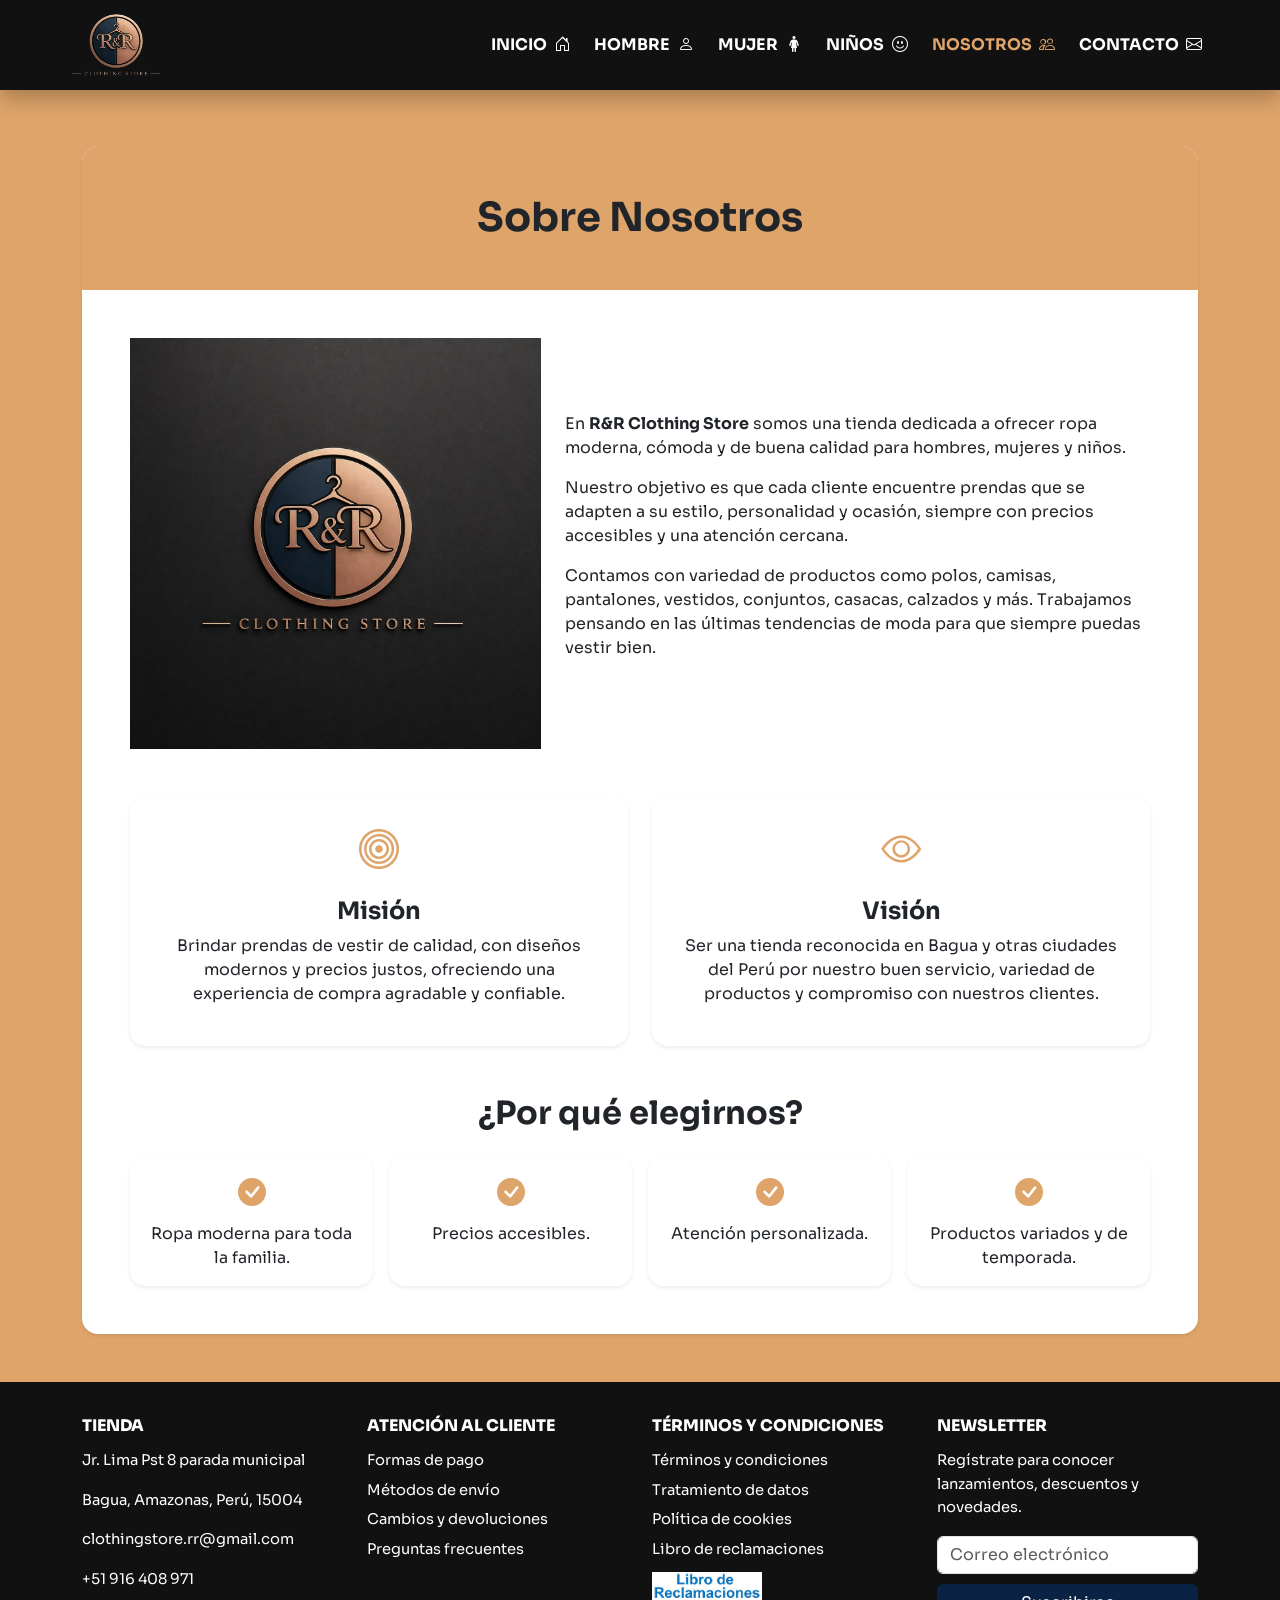
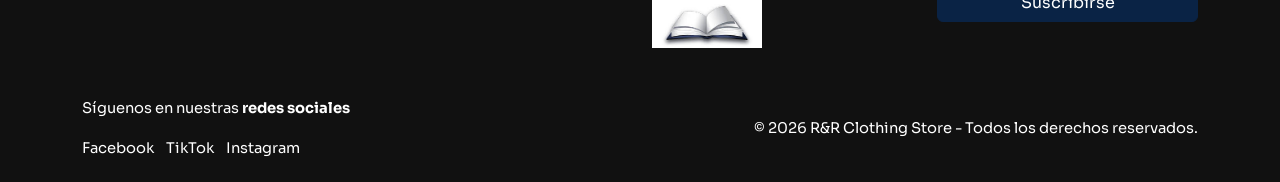
<file: nosotros.html>
<!DOCTYPE html>
<html lang="es">
<head>
    <meta charset="UTF-8">
    <meta name="viewport" content="width=device-width, initial-scale=1.0">
    <title>R&R | Tienda de Ropa</title>
    <link rel="stylesheet" href="bootstrap-5.3.8-dist/css/bootstrap.min.css">
    <link rel="stylesheet" href="https://cdn.jsdelivr.net/npm/bootstrap-icons@1.13.1/font/bootstrap-icons.min.css">
    <link rel="stylesheet" href="css/estilos.css">
        <link rel="preconnect" href="https://fonts.googleapis.com">
        <link rel="preconnect" href="https://fonts.gstatic.com" crossorigin>
        <link href="https://fonts.googleapis.com/css2?family=Sora:wght@300;400;500;600;700&family=Manrope:wght@300;400;500;600;700&family=Outfit:wght@300;400;500;600;700&display=swap" rel="stylesheet">

</head>

<body>

    <header class="site-header sticky-top">
        <nav class="navbar navbar-expand-lg navbar-dark container py-2" aria-label="Navegación principal">
            <a class="navbar-brand site-logo" href="index.html" aria-label="R&R Clothing Store">
                <img src="imagenes/logo/logo-transparente.png" alt="Logo de R&R Clothing Store">
            </a>

            <button class="navbar-toggler" type="button" data-bs-toggle="offcanvas" data-bs-target="#menuPrincipal" aria-controls="menuPrincipal" aria-label="Abrir menú">
                <span class="navbar-toggler-icon"></span>
            </button>

            <div class="offcanvas offcanvas-start" tabindex="-1" id="menuPrincipal" aria-labelledby="menuPrincipalLabel">
                <input class="mobile-submenu-toggle" type="checkbox" id="submenu-panel-hombre">
                <input class="mobile-submenu-toggle" type="checkbox" id="submenu-panel-mujer">
                <input class="mobile-submenu-toggle" type="checkbox" id="submenu-panel-ninos">

                <div class="offcanvas-header">
                    <h2 class="offcanvas-title fs-5" id="menuPrincipalLabel">R&R Clothing Store</h2>
                    <button type="button" class="btn-close btn-close-white" data-bs-dismiss="offcanvas" aria-label="Cerrar menú"></button>
                </div>

                <div class="offcanvas-body">
                    <ul class="navbar-nav ms-auto align-items-lg-center gap-lg-2">
                        <li class="nav-item">
                            <a class="nav-link" href="index.html">
                                Inicio <i class="bi bi-house-door ms-1"></i>
                            </a>
                        </li>

                        <li class="nav-item dropdown menu-con-submenu">
                            <label class="nav-link submenu-open d-lg-none" for="submenu-panel-hombre">
                                Hombre
                                <span>
                                    <i class="bi bi-person"></i>
                                    <i class="bi bi-chevron-right"></i>
                                </span>
                            </label>
                            <a class="nav-link d-none d-lg-flex align-items-center gap-1"
                            href="hombre.html">
                                Hombre <i class="bi bi-person ms-1"></i>
                            </a>
                            <ul class="dropdown-menu dropdown-menu-dark">
                                <li><a class="dropdown-item" href="hombre.html#polos-hombre">Polos</a></li>
                                <li><a class="dropdown-item" href="hombre.html#camisas-hombre">Camisas</a></li>
                                <li><a class="dropdown-item" href="hombre.html#pantalones-hombre">Pantalones</a></li>
                                <li><a class="dropdown-item" href="hombre.html#shorts-hombre">Shorts</a></li>
                                <li><a class="dropdown-item" href="hombre.html#casacas-hombre">Casacas</a></li>
                            </ul>
                        </li>

                        <li class="nav-item dropdown menu-con-submenu">
                            <label class="nav-link submenu-open d-lg-none" for="submenu-panel-mujer">
                                Mujer
                                <span>
                                    <i class="bi bi-person-standing-dress"></i>
                                    <i class="bi bi-chevron-right"></i>
                                </span>
                            </label>
                            <a class="nav-link d-none d-lg-flex align-items-center gap-1" href="mujer.html">
                                Mujer <i class="bi bi-person-standing-dress ms-1"></i>
                            </a>
                            <ul class="dropdown-menu dropdown-menu-dark">
                                <li><a class="dropdown-item" href="mujer.html#blusas-mujer">Blusas</a></li>
                                <li><a class="dropdown-item" href="mujer.html#faldas-mujer">Faldas</a></li>
                                <li><a class="dropdown-item" href="mujer.html#pantalones-mujer">Pantalones</a></li>
                                <li><a class="dropdown-item" href="mujer.html#vestidos-mujer">Vestidos</a></li>
                                <li><a class="dropdown-item" href="mujer.html#bikinis-mujer">Bikinis</a></li>
                            </ul>
                        </li>

                        <li class="nav-item dropdown menu-con-submenu">
                            <label class="nav-link submenu-open d-lg-none" for="submenu-panel-ninos">
                                Niños
                                <span>
                                    <i class="bi bi-emoji-smile"></i>
                                    <i class="bi bi-chevron-right"></i>
                                </span>
                            </label>
                            <a class="nav-link d-none d-lg-flex align-items-center gap-1" href="ninos.html">
                                Niños <i class="bi bi-emoji-smile ms-1"></i>
                            </a>
                            <ul class="dropdown-menu dropdown-menu-dark">
                                <li><a class="dropdown-item" href="ninos.html#polos-ninos">Polos</a></li>
                                <li><a class="dropdown-item" href="ninos.html#conjuntos-ninos">Conjuntos</a></li>
                                <li><a class="dropdown-item" href="ninos.html#shorts-ninos">Shorts</a></li>
                                <li><a class="dropdown-item" href="ninos.html#buzos-ninos">Buzos</a></li>
                            </ul>
                        </li>

                        <li class="nav-item">
                            <a class="nav-link active" aria-current="page" href="nosotros.html">Nosotros <i class="bi bi-people ms-1"></i></a>
                        </li>

                        <li class="nav-item">
                            <a class="nav-link" href="contacto.html">Contacto <i class="bi bi-envelope ms-1"></i></a>
                        </li>
                    </ul>
                </div>

                <section class="mobile-submenu-panel mobile-submenu-panel--hombre" aria-label="Categorías de hombre">
                    <div class="mobile-submenu-panel__header">
                        <h3>Hombre</h3>
                        <label class="mobile-submenu-close" for="submenu-panel-hombre" aria-label="Cerrar submenú hombre">
                            <i class="bi bi-x-lg"></i>
                        </label>
                    </div>
                    <ul class="mobile-submenu-list">
                        <li><a href="hombre.html#polos-hombre">Polos</a></li>
                        <li><a href="hombre.html#camisas-hombre">Camisas</a></li>
                        <li><a href="hombre.html#pantalones-hombre">Pantalones</a></li>
                        <li><a href="hombre.html#shorts-hombre">Shorts</a></li>
                        <li><a href="hombre.html#casacas-hombre">Casacas</a></li>
                    </ul>
                </section>

                <section class="mobile-submenu-panel mobile-submenu-panel--mujer" aria-label="Categorías de mujer">
                    <div class="mobile-submenu-panel__header">
                        <h3>Mujer</h3>
                        <label class="mobile-submenu-close" for="submenu-panel-mujer" aria-label="Cerrar submenú mujer">
                            <i class="bi bi-x-lg"></i>
                        </label>
                    </div>
                    <ul class="mobile-submenu-list">
                        <li><a href="mujer.html#blusas-mujer">Blusas</a></li>
                        <li><a href="mujer.html#faldas-mujer">Faldas</a></li>
                        <li><a href="mujer.html#pantalones-mujer">Pantalones</a></li>
                        <li><a href="mujer.html#vestidos-mujer">Vestidos</a></li>
                        <li><a href="mujer.html#bikinis-mujer">Bikinis</a></li>
                    </ul>
                </section>

                <section class="mobile-submenu-panel mobile-submenu-panel--ninos" aria-label="Categorías de niños">
                    <div class="mobile-submenu-panel__header">
                        <h3>Niños</h3>
                        <label class="mobile-submenu-close" for="submenu-panel-ninos" aria-label="Cerrar submenú niños">
                            <i class="bi bi-x-lg"></i>
                        </label>
                    </div>
                    <ul class="mobile-submenu-list">
                        <li><a href="ninos.html#polos-ninos">Polos</a></li>
                        <li><a href="ninos.html#conjuntos-ninos">Conjuntos</a></li>
                        <li><a href="ninos.html#shorts-ninos">Shorts</a></li>
                        <li><a href="ninos.html#buzos-ninos">Buzos</a></li>
                    </ul>
                </section>
            </div>
        </nav>
    </header>

<main>
    <section class="container my-5">
        <div class="card shadow-sm border-0 rounded-4 overflow-hidden">
            <div class="text-center p-5" style="background-color: var(--color-fondo);">
                <h1 class="fw-bold mb-0">Sobre Nosotros</h1>
            </div>

            <div class="p-4 p-md-5">
                <div class="row align-items-center g-4 mb-5">
                    
                    <div class="col-12 col-lg-5 text-center">
                        <img class="imagen logo-img img-fluid" src="imagenes/logo/Logo.jpeg" alt="Logo de R&R Clothing Store">
                    </div>

                    <div class="col-12 col-lg-7">
                        <p>
                            En <strong>R&R Clothing Store</strong> somos una tienda dedicada a ofrecer ropa moderna,
                            cómoda y de buena calidad para hombres, mujeres y niños.
                        </p>

                        <p>
                            Nuestro objetivo es que cada cliente encuentre prendas que se adapten a su estilo,
                            personalidad y ocasión, siempre con precios accesibles y una atención cercana.
                        </p>

                        <p>
                            Contamos con variedad de productos como polos, camisas, pantalones, vestidos,
                            conjuntos, casacas, calzados y más. Trabajamos pensando en las últimas tendencias
                            de moda para que siempre puedas vestir bien.
                        </p>
                    </div>
                </div>

                <div class="row g-4 mb-5">
                    <div class="col-12 col-md-6">
                        <div class="card h-100 text-center border-0 shadow-sm rounded-4 p-4">
                            <i class="bi bi-bullseye fs-1 mb-3" style="color: var(--color-fondo);"></i>
                            <h2 class="h4 fw-bold">Misión</h2>
                            <p>
                                Brindar prendas de vestir de calidad, con diseños modernos y precios justos,
                                ofreciendo una experiencia de compra agradable y confiable.
                            </p>
                        </div>
                    </div>

                    <div class="col-12 col-md-6">
                        <div class="card h-100 text-center border-0 shadow-sm rounded-4 p-4">
                            <i class="bi bi-eye fs-1 mb-3" style="color: var(--color-fondo);"></i>
                            <h2 class="h4 fw-bold">Visión</h2>
                            <p>
                                Ser una tienda reconocida en Bagua y otras ciudades del Perú por nuestro buen servicio,
                                variedad de productos y compromiso con nuestros clientes.
                            </p>
                        </div>
                    </div>
                </div>

                <h2 class="text-center fw-bold mb-4">¿Por qué elegirnos?</h2>

                <div class="row g-3">
                    <div class="col-12 col-md-6 col-lg-3">
                        <div class="card h-100 text-center border-0 shadow-sm rounded-4 p-3">
                            <i class="bi bi-check-circle-fill fs-3 mb-2" style="color: var(--color-fondo);"></i>
                            <p class="mb-0">Ropa moderna para toda la familia.</p>
                        </div>
                    </div>

                    <div class="col-12 col-md-6 col-lg-3">
                        <div class="card h-100 text-center border-0 shadow-sm rounded-4 p-3">
                            <i class="bi bi-check-circle-fill fs-3 mb-2" style="color: var(--color-fondo);"></i>
                            <p class="mb-0">Precios accesibles.</p>
                        </div>
                    </div>

                    <div class="col-12 col-md-6 col-lg-3">
                        <div class="card h-100 text-center border-0 shadow-sm rounded-4 p-3">
                            <i class="bi bi-check-circle-fill fs-3 mb-2" style="color: var(--color-fondo);"></i>
                            <p class="mb-0">Atención personalizada.</p>
                        </div>
                    </div>

                    <div class="col-12 col-md-6 col-lg-3">
                        <div class="card h-100 text-center border-0 shadow-sm rounded-4 p-3">
                            <i class="bi bi-check-circle-fill fs-3 mb-2" style="color: var(--color-fondo);"></i>
                            <p class="mb-0">Productos variados y de temporada.</p>
                        </div>
                    </div>
                </div>
            </div>
        </div>
    </section>
</main>

<footer class="site-footer">
        <div class="container">
            <div class="row g-4">
                <section class="col-12 col-md-6 col-lg-3">
                    <h3>Tienda</h3>
                    <address>
                        <p>Jr. Lima Pst 8 parada municipal</p>
                        <p>Bagua, Amazonas, Perú, 15004</p>
                        <p><a href="mailto:clothingstore.rr@gmail.com">clothingstore.rr@gmail.com</a></p>
                        <p><a href="tel:+51916408971">+51 916 408 971</a></p>
                    </address>
                </section>

                <section class="col-12 col-md-6 col-lg-3">
                    <h3>Atención al cliente</h3>
                    <ul class="footer-list">
                        <li><button type="button" data-bs-toggle="modal" data-bs-target="#modalPagos">Formas de pago</button></li>
                        <li><button type="button" data-bs-toggle="modal" data-bs-target="#modalEnvios">Métodos de envío</button></li>
                        <li><button type="button" data-bs-toggle="modal" data-bs-target="#modalCambios">Cambios y devoluciones</button></li>
                        <li><button type="button" data-bs-toggle="modal" data-bs-target="#modalPreguntas">Preguntas frecuentes</button></li>
                    </ul>
                </section>

                <section class="col-12 col-md-6 col-lg-3">
                    <h3>Términos y condiciones</h3>
                    <ul class="footer-list">
                        <li><button type="button" data-bs-toggle="modal" data-bs-target="#modalTerminos">Términos y condiciones</button></li>
                        <li><button type="button" data-bs-toggle="modal" data-bs-target="#modalDatos">Tratamiento de datos</button></li>
                        <li><button type="button" data-bs-toggle="modal" data-bs-target="#modalCookies">Política de cookies</button></li>
                        <li><button type="button" data-bs-toggle="modal" data-bs-target="#modalReclamaciones">Libro de reclamaciones</button></li>
                    </ul>
                    <img class="libro-reclamaciones-img img-fluid" src="imagenes/libro-de-reclamaciones.jpg" alt="Libro de Reclamaciones">
                </section>

                <section class="col-12 col-md-6 col-lg-3">
                    <h3>Newsletter</h3>
                    <p>Regístrate para conocer lanzamientos, descuentos y novedades.</p>

                    <form class="newsletter-form">
                        <label class="visually-hidden" for="correo-newsletter">Correo electrónico</label>
                        <input id="correo-newsletter" class="form-control" type="email" placeholder="Correo electrónico" required>
                        <button class="btn btn-primary w-100" type="submit">Suscribirse</button>
                    </form>
                </section>
            </div>

            <div class="footer-bottom">
                <div class="redes">
                    <p>Síguenos en nuestras <strong>redes sociales</strong></p>
                    <div class="redes__link">
                        <a href="https://web.facebook.com/RyRClothingstore/about">Facebook</a>
                        <span>TikTok</span>
                        <span>Instagram</span>
                    </div>
                </div>

                <p class="copyright">&copy; 2026 R&R Clothing Store - Todos los derechos reservados.</p>
            </div>
        </div>
    </footer>
    <div class="modal fade" id="modalPagos" tabindex="-1" aria-labelledby="modalPagosLabel" aria-hidden="true">
        <div class="modal-dialog modal-dialog-centered modal-sm modal-responsive">
            <div class="modal-content">
                <div class="modal-header">
                    <h2 class="modal-title fs-5" id="modalPagosLabel">Formas de pago</h2>
                    <button type="button" class="btn-close" data-bs-dismiss="modal" aria-label="Cerrar"></button>
                </div>
                <div class="modal-body">
                    <p>Aceptamos pagos por Yape, transferencia bancaria y efectivo al momento de la compra.</p>
                </div>
            </div>
        </div>
    </div>

    <div class="modal fade" id="modalEnvios" tabindex="-1" aria-labelledby="modalEnviosLabel" aria-hidden="true">
        <div class="modal-dialog modal-dialog-centered modal-sm modal-responsive">
            <div class="modal-content">
                <div class="modal-header">
                    <h2 class="modal-title fs-5" id="modalEnviosLabel">Métodos de envío</h2>
                    <button type="button" class="btn-close" data-bs-dismiss="modal" aria-label="Cerrar"></button>
                </div>
                <div class="modal-body">
                    <p>Realizamos entregas locales en Bagua y coordinamos envíos a otras zonas según disponibilidad.</p>
                </div>
            </div>
        </div>
    </div>

    <div class="modal fade" id="modalCambios" tabindex="-1" aria-labelledby="modalCambiosLabel" aria-hidden="true">
        <div class="modal-dialog modal-dialog-centered modal-sm modal-responsive">
            <div class="modal-content">
                <div class="modal-header">
                    <h2 class="modal-title fs-5" id="modalCambiosLabel">Cambios y devoluciones</h2>
                    <button type="button" class="btn-close" data-bs-dismiss="modal" aria-label="Cerrar"></button>
                </div>
                <div class="modal-body">
                    <p>Los cambios se coordinan dentro de las primeras 48 horas, siempre que la prenda esté en buen estado.</p>
                </div>
            </div>
        </div>
    </div>

    <div class="modal fade" id="modalPreguntas" tabindex="-1" aria-labelledby="modalPreguntasLabel" aria-hidden="true">
        <div class="modal-dialog modal-dialog-centered modal-sm modal-responsive">
            <div class="modal-content">
                <div class="modal-header">
                    <h2 class="modal-title fs-5" id="modalPreguntasLabel">Preguntas frecuentes</h2>
                    <button type="button" class="btn-close" data-bs-dismiss="modal" aria-label="Cerrar"></button>
                </div>
                <div class="modal-body">
                    <p>Puedes consultar disponibilidad, tallas y precios por nuestros canales de contacto antes de comprar.</p>
                </div>
            </div>
        </div>
    </div>

    <div class="modal fade" id="modalTerminos" tabindex="-1" aria-labelledby="modalTerminosLabel" aria-hidden="true">
        <div class="modal-dialog modal-dialog-centered modal-sm modal-responsive">
            <div class="modal-content">
                <div class="modal-header">
                    <h2 class="modal-title fs-5" id="modalTerminosLabel">Términos y condiciones</h2>
                    <button type="button" class="btn-close" data-bs-dismiss="modal" aria-label="Cerrar"></button>
                </div>
                <div class="modal-body">
                    <p>La compra confirma la aceptación de precios, disponibilidad y condiciones informadas por la tienda.</p>
                </div>
            </div>
        </div>
    </div>

    <div class="modal fade" id="modalDatos" tabindex="-1" aria-labelledby="modalDatosLabel" aria-hidden="true">
        <div class="modal-dialog modal-dialog-centered modal-sm modal-responsive">
            <div class="modal-content">
                <div class="modal-header">
                    <h2 class="modal-title fs-5" id="modalDatosLabel">Tratamiento de datos</h2>
                    <button type="button" class="btn-close" data-bs-dismiss="modal" aria-label="Cerrar"></button>
                </div>
                <div class="modal-body">
                    <p>Los datos de contacto se usan únicamente para atender consultas, coordinar pedidos y confirmar entregas.</p>
                </div>
            </div>
        </div>
    </div>

    <div class="modal fade" id="modalCookies" tabindex="-1" aria-labelledby="modalCookiesLabel" aria-hidden="true">
        <div class="modal-dialog modal-dialog-centered modal-sm modal-responsive">
            <div class="modal-content">
                <div class="modal-header">
                    <h2 class="modal-title fs-5" id="modalCookiesLabel">Política de cookies</h2>
                    <button type="button" class="btn-close" data-bs-dismiss="modal" aria-label="Cerrar"></button>
                </div>
                <div class="modal-body">
                    <p>Este sitio puede usar cookies básicas del navegador para mejorar la navegación del usuario.</p>
                </div>
            </div>
        </div>
    </div>

    <div class="modal fade" id="modalReclamaciones" tabindex="-1" aria-labelledby="modalReclamacionesLabel" aria-hidden="true">
        <div class="modal-dialog modal-dialog-centered modal-sm modal-responsive">
            <div class="modal-content">
                <div class="modal-header">
                    <h2 class="modal-title fs-5" id="modalReclamacionesLabel">Libro de reclamaciones</h2>
                    <button type="button" class="btn-close" data-bs-dismiss="modal" aria-label="Cerrar"></button>
                </div>
                <div class="modal-body">
                    <p>Para registrar una consulta o reclamo, comunícate con la tienda por correo o teléfono.</p>
                </div>
            </div>
        </div>
    </div>
        <script src="js/formularios.js"></script>
    <script src="bootstrap-5.3.8-dist/js/bootstrap.bundle.min.js"></script>
</body>
</html>
</file>
<file: css/estilos.css>
/* Reset general */
* {
    margin: 0;
    padding: 0;
    box-sizing: border-box;
}


/* Variables de color */
html {
    --color-fondo: #dea46a;
    --color-header-footer: #111111;
    --color-texto-claro: #ffffff;
    --color-texto-oscuro: #0a2345;
}


/* Estilos generales */
body {
    font-family: "Sora", "Manrope", "Outfit", arial, sans-serif !important;
    background-color: var(--color-fondo) !important;
    color: var(--color-texto-oscuro);
    padding-top: 92px;
    padding-bottom: 0;
}

/* PORTADA CARRUSEL */
.carousel-caption {
    bottom: 20%; /* Mueve el texto un poco más arriba */
    text-align: left; /* Si quieres alineación a la izquierda */
}

.carousel-caption h5 {
    font-size: 3rem; 
    font-weight: bold;
    line-height: 1.2;
    color: var(--color-texto-claro);
    text-shadow: 1px 1px 5px var(--color-header-footer);
}

.carousel-caption p {
    font-size: 1.5rem;
    color: var(--color-texto-claro);
    text-shadow: 1px 1px 5px var(--color-header-footer);
}

/* ==========================
ESTILOS GENERALES
========================== */

/*
body {
    background-color: #f8f9fa;
    padding-bottom: 80px;
}*/

.page-title {
    font-size: 2rem;
    font-weight: 700;
    margin-bottom: 30px;
}

.section-title {
    font-size: 1.5rem;
    font-weight: 600;
    margin-bottom: 20px;
}

/* Filtros de categorias */
.category-page {
    padding-bottom: 64px;
}

.desktop-filter,
.product-filter-offcanvas {
    background-color: var(--color-header-footer);
    color: var(--color-texto-claro);

    h4,
    .offcanvas-title,
    .form-label {
        color: var(--color-texto-claro);
        font-weight: 800;
    }

    .form-select {
        border: 1px solid var(--color-fondo);
        background-color: var(--color-header-footer);
        color: var(--color-texto-claro);
        font-weight: 600;
    }

    .form-select option {
        background-color: var(--color-header-footer);
        color: var(--color-texto-claro);
    }

    .form-select:focus {
        border-color: var(--color-fondo);
        box-shadow: 0 0 0 0.2rem rgba(222, 164, 106, 0.22);
    }
    
    .btn-limpiar-filtros {
        border: 1px solid var(--color-fondo);
        background-color: transparent;
        color: var(--color-texto-claro);
        font-weight: 700;
        padding: 0.65rem 1rem;
        border-radius: 0.45rem;
        transition: all 0.25s ease;
    }

    .btn-limpiar-filtros:hover {
        background-color: var(--color-fondo);
        color: var(--color-header-footer);
        border-color: var(--color-fondo);
        transform: translateY(-1px);
    }

    .btn-limpiar-filtros:focus {
        border-color: var(--color-fondo);
        box-shadow: 0 0 0 0.2rem rgba(222, 164, 106, 0.22);
    }

    .btn-limpiar-filtros:active {
        transform: translateY(0);
    }
}

.price-range {
    .form-range {
        accent-color: var(--color-fondo);
    }
    .form-range::-webkit-slider-runnable-track {
        background-color: rgba(255, 255, 255, 0.35);
    }
    .form-range::-webkit-slider-thumb {
        background-color: var(--color-fondo);
    }
    .form-range::-moz-range-track {
        background-color: rgba(255, 255, 255, 0.35);
    }
    .form-range::-moz-range-thumb {
        background-color: var(--color-fondo);
        border: 0;
    }
    .range-labels {
        display: flex;
        justify-content: space-between;
        color: var(--color-texto-claro);
        font-size: 0.85rem;
        font-weight: 700;
    }
}

.desktop-filter {
    display: block;
    top: 110px;
    padding: 22px;
    border: 1px solid var(--color-fondo);
    border-radius: 8px;
}

.filter-bar {
    position: fixed;
    right: 0;
    bottom: 0;
    left: 0;
    z-index: 1020;
    padding: 10px 14px;
    background-color: var(--color-header-footer);
    border-top: 1px solid var(--color-fondo);
}

.filter-toggle {
    border: 1px solid var(--color-fondo);
    background-color: var(--color-header-footer);
    color: var(--color-fondo);
    font-weight: 800;
}

.filter-toggle:hover,
.filter-toggle:focus {
    border-color: var(--color-fondo);
    background-color: var(--color-fondo);
    color: var(--color-header-footer);
}

.product-filter-offcanvas {
    right: 0;
    left: 0;
    width: 100%;
    max-width: 100vw;
    height: 74vh;
    border-top: 1px solid var(--color-fondo);
    overflow-x: hidden;

    .offcanvas-header {
        border-bottom: 1px solid rgba(222, 164, 106, 0.35);
    }

    .offcanvas-body {
        overflow-x: hidden;
    }

    .btn-close {
        filter: invert(1) brightness(2);
        opacity: 1;
    }
}

/* INDEX UND2 - Bootstrap, CSS Grid y Mobile First */
html,
body {
    overflow-x: clip;
}

.site-header {
    display: block;
    padding: 0;
    background-color: var(--color-header-footer);
    box-shadow: 0 8px 20px rgba(0, 0, 0, 0.25);
    position: fixed;
    top: 0;
    left: 0;
    right: 0;
    width: 100%;
    z-index: 1030;
}

.site-header .navbar {
    min-height: 76px;
}

.site-header + main {
    padding-top: 0;
}

.site-logo img {
    width: auto;
    height: 56px;
    display: block;
}

.site-header .nav-link {
    color: var(--color-texto-claro);
    font-weight: 700;
    text-transform: uppercase;
    letter-spacing: 0;
}

.site-header .nav-link:hover,
.site-header .nav-link:focus,
.site-header .nav-link.active {
    color: var(--color-fondo);
}

.site-header .dropdown-item {
    font-weight: 600;
}

.site-header .offcanvas-title {
    color: var(--color-texto-claro);
    font-weight: 800;
}

.site-header .offcanvas {
    --bs-offcanvas-width: min(82vw, 350px);
    overflow: hidden;
    background-color: var(--color-header-footer) !important;
}

.mobile-submenu-toggle {
    display: none;
}

.submenu-open {
    width: 100%;
    border: 0;
    background-color: transparent;
    text-align: left;
}

.submenu-open.nav-link {
    display: flex;
    justify-content: space-between;
    align-items: center;
}

.submenu-open span {
    display: inline-flex;
    align-items: center;
    gap: 10px;
}

.mobile-submenu-panel {
    position: absolute;
    inset: 0;
    left: 100%;
    z-index: 3;
    display: flex;
    flex-direction: column;
    padding: 20px;
    background-color: var(--color-header-footer);
    transition: left 0.3s ease;
}

#submenu-panel-hombre:checked ~ .mobile-submenu-panel--hombre,
#submenu-panel-mujer:checked ~ .mobile-submenu-panel--mujer,
#submenu-panel-ninos:checked ~ .mobile-submenu-panel--ninos {
    left: 0;
}

.mobile-submenu-panel__header {
    display: flex;
    align-items: center;
    justify-content: space-between;
    gap: 16px;
    min-height: 46px;
    margin-bottom: 24px;
}

.mobile-submenu-panel__header h3 {
    margin: 0;
    color: var(--color-texto-claro);
    font-size: 1.25rem;
    font-weight: 800;
    text-transform: uppercase;
}

.mobile-submenu-close {
    display: inline-flex;
    align-items: center;
    justify-content: center;
    width: 42px;
    height: 42px;
    border: 1px solid #ffffff25;
    color: var(--color-texto-claro);
    background-color: transparent;
    border-radius: 50%;
}

.mobile-submenu-list {
    display: grid;
    gap: 0;
    padding: 0;
    margin: 0;
    list-style: none;
}

.mobile-submenu-list a {
    display: flex;
    align-items: center;
    min-height: 56px;
    border-bottom: 1px solid #ffffff18;
    color: var(--color-texto-claro);
    font-weight: 700;
    text-decoration: none;
}

.mobile-submenu-list a:hover,
.mobile-submenu-list a:focus {
    color: var(--color-fondo);
}

.portada {
    position: relative;
    background-color: var(--color-header-footer);
}

.portada .carousel-item {
    height: clamp(480px, calc(100vh - 76px), 600px);
    min-height: 480px;
    background-color: var(--color-header-footer);
}

.portada__img {
    height: 100%;
    min-height: 480px;
    object-fit: cover;
    filter: brightness(0.62);
}

.portada__caption {
    right: 6%;
    bottom: 48px;
    left: 6%;
    display: block;
    max-width: 620px;
    padding: 0;
    text-align: left;
}

.portada__caption h1,
.portada__caption h2 {
    margin: 10px 0;
    color: var(--color-texto-claro);
    font-size: 2rem;
    font-weight: 800;
    line-height: 1.15;
    text-shadow: 0 2px 10px var(--color-header-footer);
}

.portada__caption p {
    max-width: 520px;
    margin-bottom: 18px;
    color: var(--color-texto-claro);
    font-size: 1rem;
    line-height: 1.6;
    text-shadow: 0 2px 8px var(--color-header-footer);
}

.portada__etiqueta,
.section-heading span,
.promo-responsiva__contenido span {
    display: inline-block;
    color: var(--color-header-footer);
    font-size: 0.78rem;
    font-weight: 800;
    letter-spacing: 0;
    text-transform: uppercase;
    background-color: var(--color-fondo);
    border-radius: 999px;
    padding: 6px 12px;
}

.btn-primary {
    --bs-btn-bg: var(--color-texto-oscuro);
    --bs-btn-border-color: var(--color-texto-oscuro);
    --bs-btn-hover-bg: var(--color-header-footer);
    --bs-btn-hover-border-color: var(--color-header-footer);
    --bs-btn-active-bg: var(--color-header-footer);
    --bs-btn-active-border-color: var(--color-header-footer);
}

.section-heading {
    max-width: 700px;
    margin: 0 auto 28px;
}

.section-heading h2 {
    margin: 12px 0 0;
    color: var(--color-texto-oscuro);
    font-size: 1.75rem;
    font-weight: 800;
}

.categorias-index,
.seccion-productos {
    background-color: var(--color-fondo);
}

.categorias-grid {
    display: grid;
    grid-template-columns: 1fr;
    gap: 18px;
}

.categoria-card {
    min-height: 240px;
    padding: 28px 22px;
    background-color: var(--color-texto-claro);
    border: 1px solid var(--color-header-footer);
    border-radius: 8px;
    box-shadow: 0 10px 25px rgba(0, 0, 0, 0.14);
}

.categoria-card i {
    display: inline-flex;
    align-items: center;
    justify-content: center;
    width: 48px;
    height: 48px;
    margin-bottom: 18px;
    color: var(--color-texto-claro);
    font-size: 1.4rem;
    background-color: var(--color-texto-oscuro);
    border-radius: 50%;
}

.categoria-card h3 {
    color: var(--color-texto-oscuro);
    font-size: 1.35rem;
    font-weight: 800;
}

.categoria-card p {
    min-height: 72px;
    color: #26364a;
    line-height: 1.6;
}

.promo-responsiva {
    background-color: var(--color-texto-claro);
}

.promo-responsiva__contenido {
    padding: 6px 0;
}

.promo-responsiva__contenido h2 {
    margin: 14px 0;
    color: var(--color-texto-oscuro);
    font-size: 1.85rem;
    font-weight: 800;
    line-height: 1.2;
}

.promo-responsiva__contenido p {
    color: #26364a;
    line-height: 1.75;
}

.promo-responsiva__img {
    width: 100%;
    max-height: 460px;
    object-fit: cover;
    border-radius: 8px;
}

.seccion-productos--clara {
    background-color: var(--color-texto-claro);
}

.productos-bootstrap {
    align-items: stretch;
}

[data-product-carousel] .productos-bootstrap {
    --carousel-visible: 2;
    flex-wrap: nowrap;
    overflow: visible;
    transition: transform 0.36s ease;
    will-change: transform;
}

[data-product-carousel] .product-col {
    flex: 0 0 calc(100% / var(--carousel-visible));
    max-width: calc(100% / var(--carousel-visible));
}

[data-product-carousel] .productos-bootstrap.product-carousel-moving-next {
    transform: translateX(calc(-100% / var(--carousel-visible)));
}

[data-product-carousel] .productos-bootstrap.product-carousel-from-prev {
    transition: none;
    transform: translateX(calc(-100% / var(--carousel-visible)));
}

[data-product-carousel] .productos-bootstrap.product-carousel-moving-prev {
    transition: transform 0.36s ease;
    transform: translateX(0);
}

[data-product-carousel] .productos-bootstrap.product-carousel-reset {
    transition: none;
    transform: translateX(0);
}

[data-product-carousel] .container {
    position: relative;
}

.product-carousel-controls {
    position: absolute;
    top: 42%;
    right: 4px;
    left: 4px;
    z-index: 5;
    display: flex;
    justify-content: space-between;
    pointer-events: none;
    transform: translateY(-50%);
}

.product-carousel-btn {
    display: inline-flex;
    align-items: center;
    justify-content: center;
    width: 38px;
    height: 38px;
    color: var(--color-fondo);
    background-color: var(--color-texto-oscuro);
    border: 1px solid var(--color-fondo);
    border-radius: 50%;
    box-shadow: 0 8px 18px rgba(0, 0, 0, 0.25);
    pointer-events: auto;
    transition: background-color 0.2s ease, color 0.2s ease, transform 0.2s ease;

    &:hover {
        color: var(--color-texto-oscuro);
        background-color: var(--color-fondo);
        transform: scale(1.06);
    }

    i {
        font-size: 1.15rem;
        line-height: 1;
    }
}

@media (min-width: 768px) {
    .product-carousel-controls {
        right: -34px;
        left: -34px;
    }
}

@media (min-width: 1200px) {
    .product-carousel-controls {
        right: -42px;
        left: -42px;
    }
}

.product-col {
    display: flex;
}

.product-card {
    display: flex;
    flex-direction: column;
    width: 100%;
    overflow: hidden;
    background-color: var(--color-texto-claro);
    border: 1px solid var(--color-header-footer);
    border-radius: 8px;
    box-shadow: 0 10px 25px rgba(0, 0, 0, 0.14);
    transition: transform 0.25s ease, box-shadow 0.25s ease;

    &:hover {
        transform: translateY(-5px);
        box-shadow: 0 16px 32px rgba(0, 0, 0, 0.22);
    }

    > img {
        width: 100%;
        aspect-ratio: 1 / 1;
        padding: 14px;
        object-fit: contain;
        background-color: var(--color-texto-claro);
    }

    .product-info {
        display: flex;
        flex: 1;
        flex-direction: column;
        padding: 14px;

        .btn {
            margin-top: auto;
            font-size: 0.85rem;
            font-weight: 800;
        }
    }

    .product-name {
        min-height: 44px;
        color: var(--color-texto-oscuro);
        font-size: 0.92rem;
        font-weight: 800;
        line-height: 1.35;
    }

    .color-title {
        margin-top: 10px;
        color: #35455b;
        font-size: 0.78rem;
        font-weight: 700;
    }

    .colors {
        display: flex;
        flex-wrap: wrap;
        gap: 6px;
        min-height: 20px;
        margin-top: 5px;
    }

    .color-circle {
        display: inline-block;
        width: 16px;
        height: 16px;
        border: 1px solid var(--color-header-footer);
        border-radius: 50%;
    }

    .price {
        margin-top: 10px;
        color: var(--color-texto-oscuro);
        font-size: 1rem;
        font-weight: 900;
    }
}

.site-footer {
    display: block;
    padding: 34px 0 22px;
    background-color: var(--color-header-footer);
    color: var(--color-texto-claro);
}

.site-footer .row > section {
    width: 100%;
}

.site-footer h3 {
    margin-bottom: 14px;
    color: var(--color-texto-claro);
    font-size: 1rem;
    font-weight: 800;
    text-transform: uppercase;
}

.site-footer p,
.site-footer li,
.site-footer a,
.site-footer span {
    color: var(--color-texto-claro);
    font-size: 0.92rem;
    line-height: 1.6;
}

.site-footer a {
    text-decoration: none;
}

.site-footer a:hover {
    color: var(--color-fondo);
}

.footer-list {
    display: grid;
    gap: 6px;
    padding: 0;
    margin: 0;
    list-style: none;
}

.footer-list button {
    width: fit-content;
    padding: 0;
    border: 0;
    color: var(--color-texto-claro);
    background-color: transparent;
    font: inherit;
    text-align: left;
    cursor: pointer;
}

.footer-list button:hover,
.footer-list button:focus {
    color: var(--color-fondo);
}

.newsletter-form {
    display: grid;
    gap: 10px;
}

.modal-responsive {
    max-width: min(92vw, 420px);
}

.modal-content {
    border: 0;
    border-radius: 8px;
} 

.modal-title {
    color: var(--color-texto-oscuro);
    font-weight: 800;
}

.modal-body p {
    margin: 0;
    color: var(--color-texto-oscuro);
    line-height: 1.6;
}

.product-modal-img {
    max-height: 430px;
    object-fit: contain;
    background-color: var(--color-texto-claro);
}

.product-modal h3 {
    color: var(--color-texto-oscuro);
    font-size: 1.35rem;
    font-weight: 800;
}

.product-modal h4 {
    color: var(--color-header-footer);
    font-size: 1.2rem;
    font-weight: 800;
}

.product-modal .modal-body p {
    margin-bottom: 10px;
}

.site-footer .libro-reclamaciones-img {
    width: 110px;
    height: auto;
    margin-top: 10px;
}

.footer-bottom {
    display: grid;
    gap: 14px;
    margin-top: 28px;
    padding-top: 20px;
    border-top: 1px solid var(--color-header-footer);
    text-align: center;
}

.footer-bottom .copyright {
    width: auto;
    margin: 0;
    padding: 0;
    border-top: 0;
}

.redes__link {
    display: flex;
    flex-wrap: wrap;
    justify-content: center;
    gap: 12px;
}

/* Para modal de categorias (Nuevos) */

.modal-producto-ajustado {
    margin-top: 0.75rem;
    margin-bottom: 0.75rem;
}

.modal-producto-contenido {
    max-height: calc(100vh - 1.5rem);
    overflow: hidden;
}

.modal-producto-cuerpo {
    overflow-y: auto;
    padding-top: 0.75rem;
    padding-bottom: 0.75rem;
}

.modal-producto-imagen {
    width: 100%;
    height: 42vh;
    object-fit: contain;
}

.modal-producto-cuerpo p {
    margin-bottom: 0.35rem;
}

.modal-producto-cuerpo hr {
    margin: 0.6rem 0;
}

@media (min-width: 768px) {
    body {
        padding-top: 98px;
    }
    .site-logo img {
        height: 64px;
    }
    .site-header + main {
    padding-top: 0;
    }
    .portada .carousel-item,
    .portada__img {
        height: clamp(560px, calc(100vh - 82px), 640px);
        min-height: 560px;
    }
    .portada__caption {
        bottom: 78px;
        left: 8%;
    }
    .portada__caption h1,
    .portada__caption h2 {
        font-size: 3rem;
    }
    .portada__caption p {
        font-size: 1.18rem;
    }
    .section-heading {
        margin-bottom: 34px;
    }
    .section-heading h2,
    .promo-responsiva__contenido h2 {
        font-size: 2.25rem;
    }
    .categorias-grid {
        grid-template-columns: repeat(3, minmax(0, 1fr));
        gap: 22px;
    }
    .site-footer .row > .col-md-6 {
        width: 50%;
    }
    .footer-bottom {
        grid-template-columns: 1fr auto;
        align-items: center;
        text-align: left;
    }
    .redes__link {
        justify-content: flex-start;
    }
}

@media (min-width: 992px) {
    .category-page {
        padding-bottom: 0;
    }
    .site-header .offcanvas {
        position: static;
        width: auto;
        height: auto;
        visibility: visible;
        transform: none;
        border: 0;
        background-color: transparent !important;
        overflow: visible;
    }
    .site-header .offcanvas-header {
        display: none;
    }
    .site-header .offcanvas-body {
        display: flex;
        flex-grow: 1;
        padding: 0;
        overflow: visible;
    }
    .site-header .dropdown-menu {
        z-index: 2000;
    }
    .mobile-submenu-panel,
    .submenu-open {
        display: none;
    }
        .site-header .dropdown:hover > .dropdown-menu {
        display: block;
        margin-top: 0;
    }
    .site-header .dropdown:hover > .nav-link {
        color: var(--color-fondo);
    }
    .desktop-filter {
        position: sticky;
        display: block;
        top: 110px;
        padding: 22px;
        border: 1px solid var(--color-fondo);
        border-radius: 8px;
    }
}
@media (min-width: 1200px) {
    .portada .carousel-item,
    .portada__img {
        height: clamp(600px, calc(100vh - 88px), 680px);
        min-height: 600px;
    }
    .portada__caption h1,
    .portada__caption h2 {
        font-size: 4rem;
    }
    .promo-responsiva__contenido {
        padding-right: 40px;
    }
    .site-footer .row > .col-lg-3 {
        width: 25%;
    }
}
@media (min-width: 1400px) {
    .carousel-item img {
        height: 700px;
    }
    .product-col {
        width: 20%;
    }
}
/* Cards de misión, visión y beneficios */
main .card.shadow-sm {
    transition: transform 0.3s ease, box-shadow 0.3s ease;
}

main .card.shadow-sm:hover {
    transform: translateY(-5px);
    box-shadow: 0 15px 30px rgba(0, 0, 0, 0.12);
}


/*COLORES PARA LOS MENSAJES DE ALERTA EN FORMULARIOS*/
.js-alerta {
    margin-top: 12px;
    padding: 12px 14px;
    border-radius: 8px;
    font-weight: 700;
}

.js-alerta--ok {
    color: #0f5132;
    background-color: #d1e7dd;
    border: 1px solid #badbcc;
}

.js-alerta--error {
    color: #842029;
    background-color: #f8d7da;
    border: 1px solid #f5c2c7;
}

.js-error {
    margin-top: 6px;
    color: #842029;
    font-size: 0.82rem;
    font-weight: 800;
}

.form-control.is-invalid,
.form-select.is-invalid {
    border-color: #dc3545 !important;
    box-shadow: 0 0 0 0.18rem rgba(220, 53, 69, 0.15);
}

.form-control.is-valid,
.form-select.is-valid {
    border-color: #198754 !important;
    box-shadow: 0 0 0 0.18rem rgba(25, 135, 84, 0.15);
}
</file>
